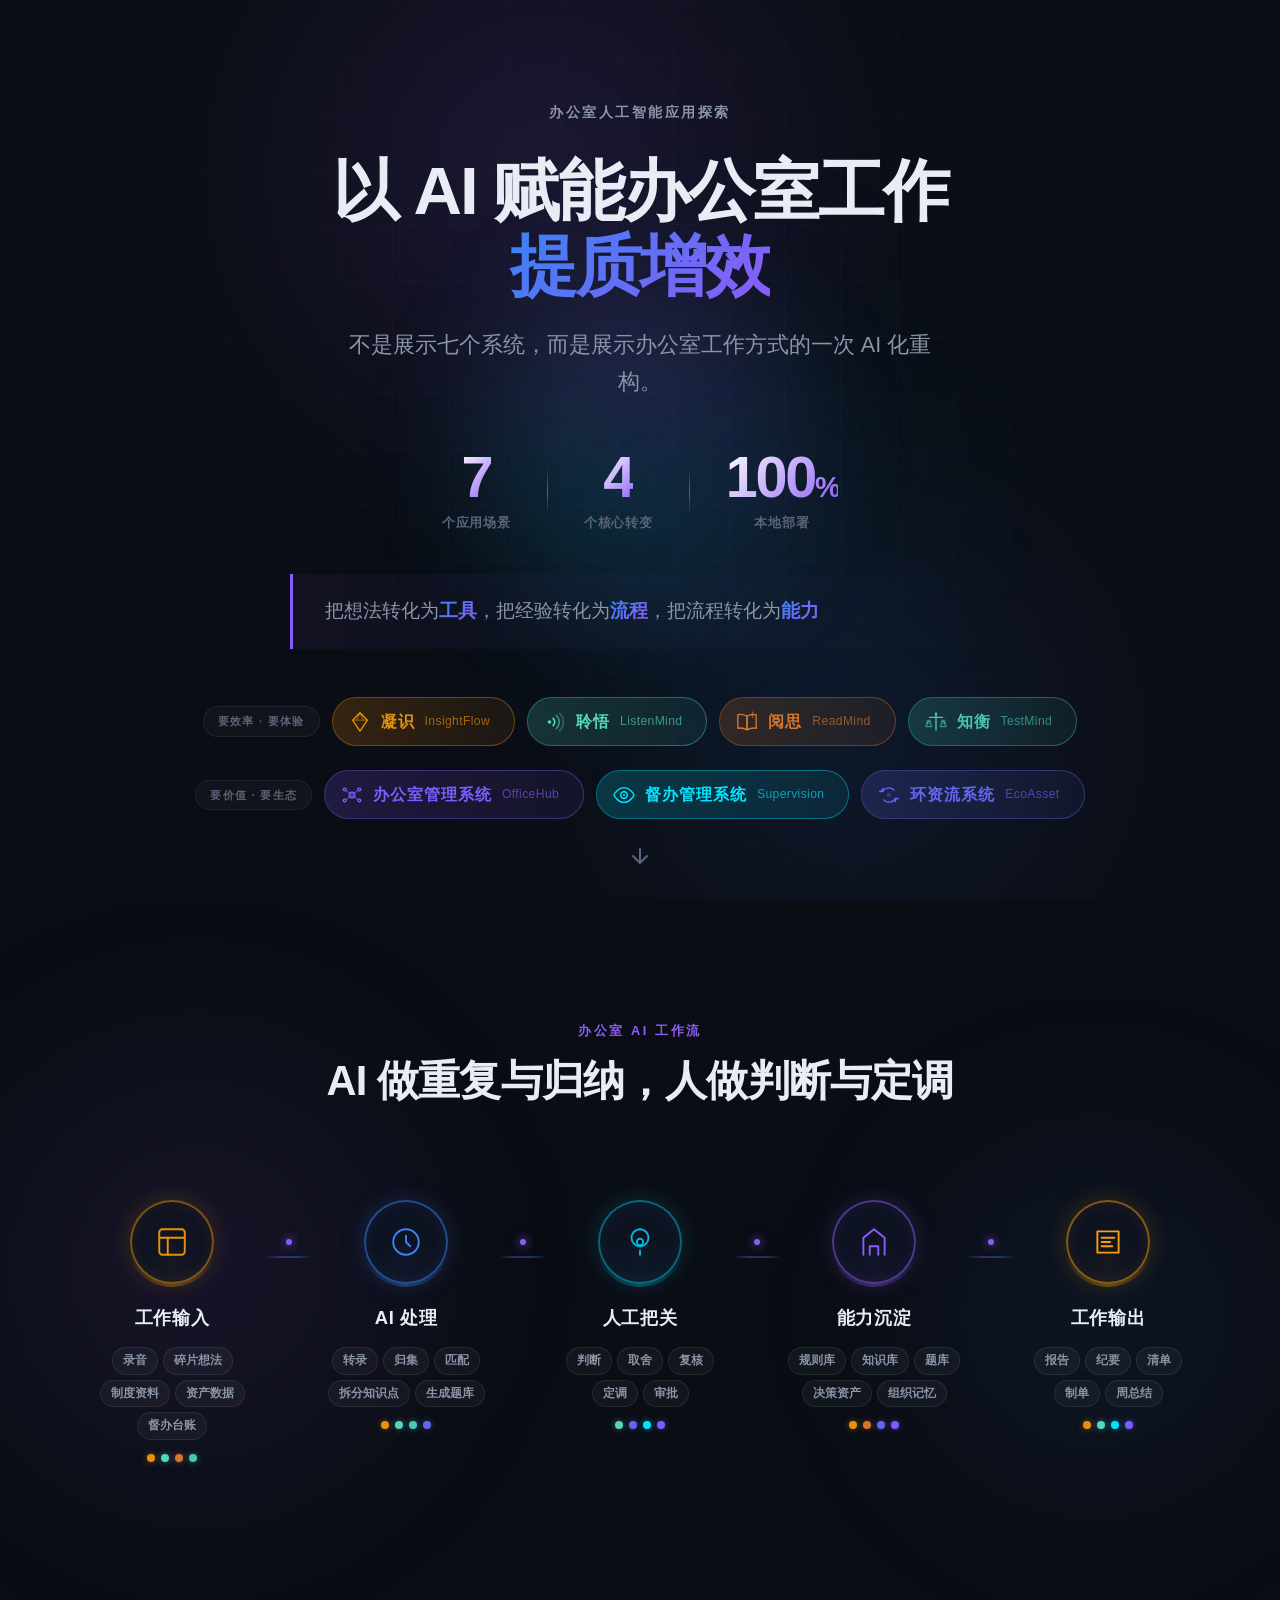
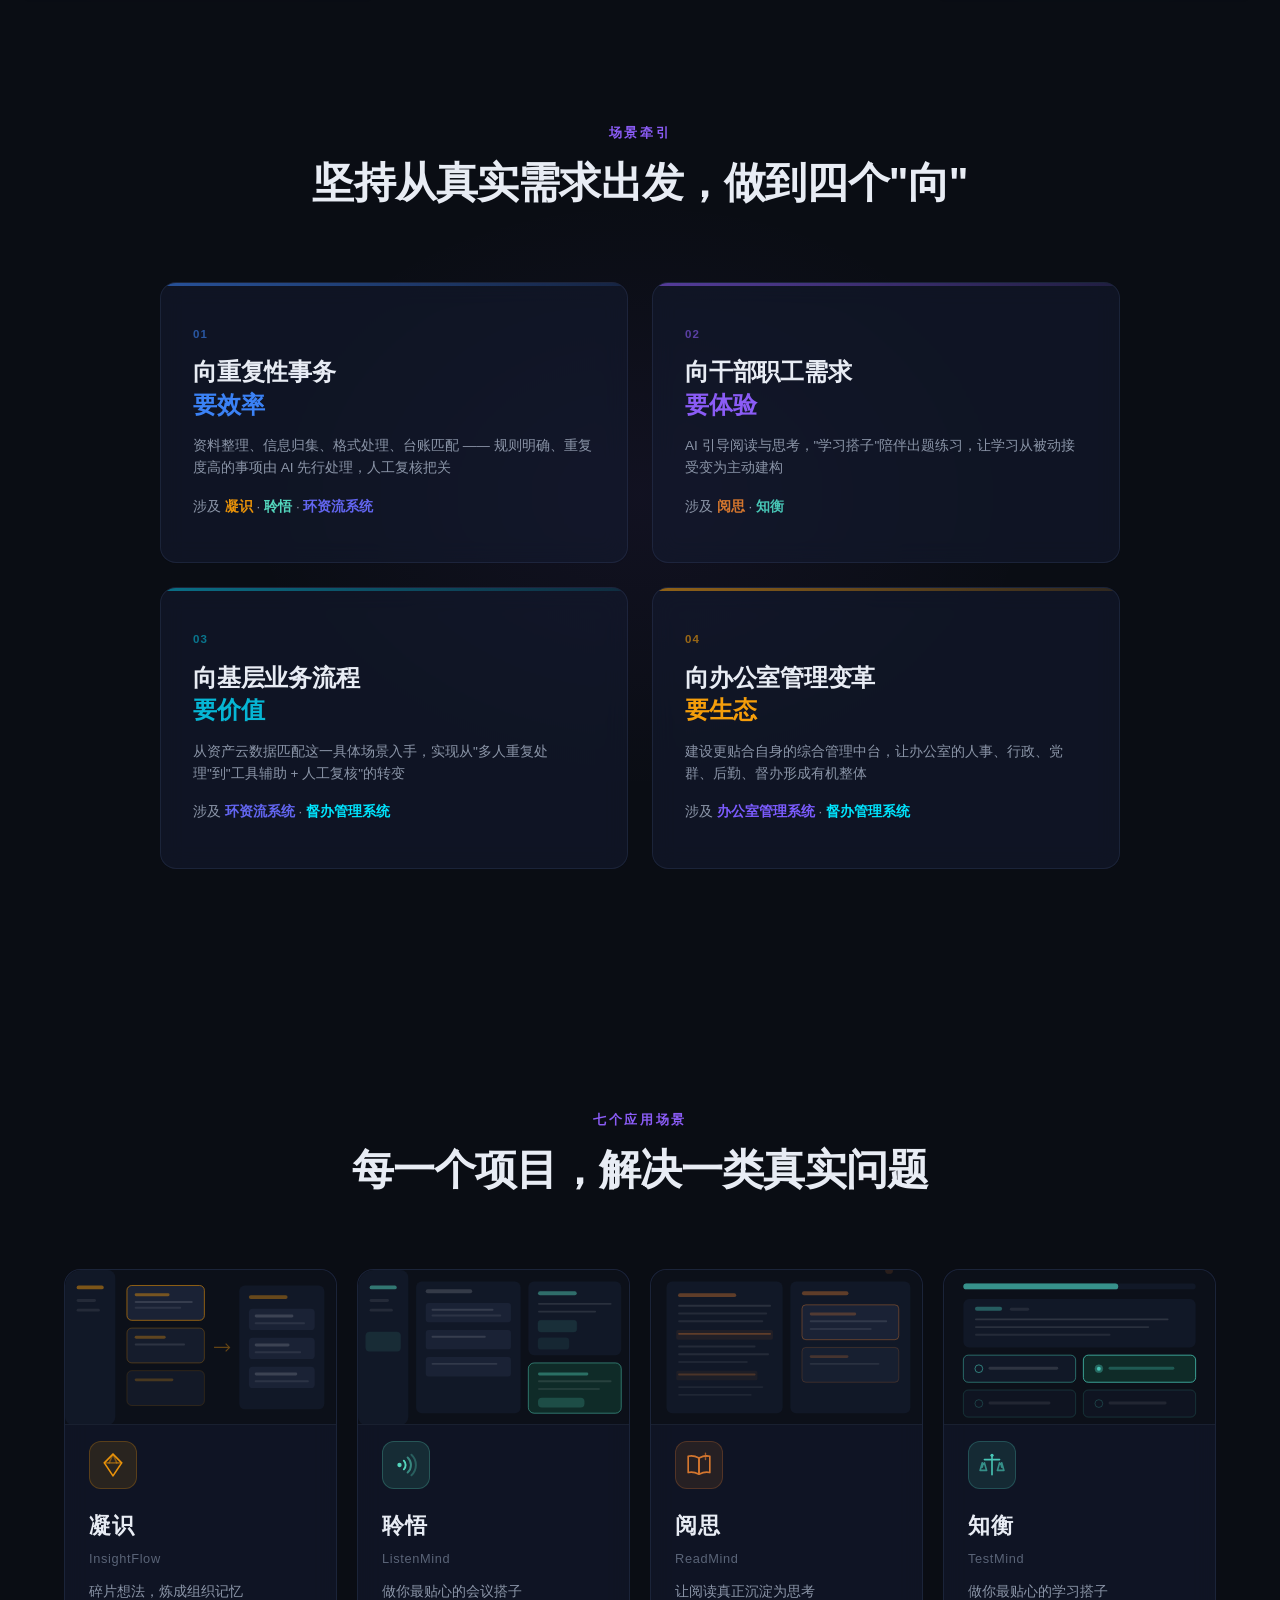
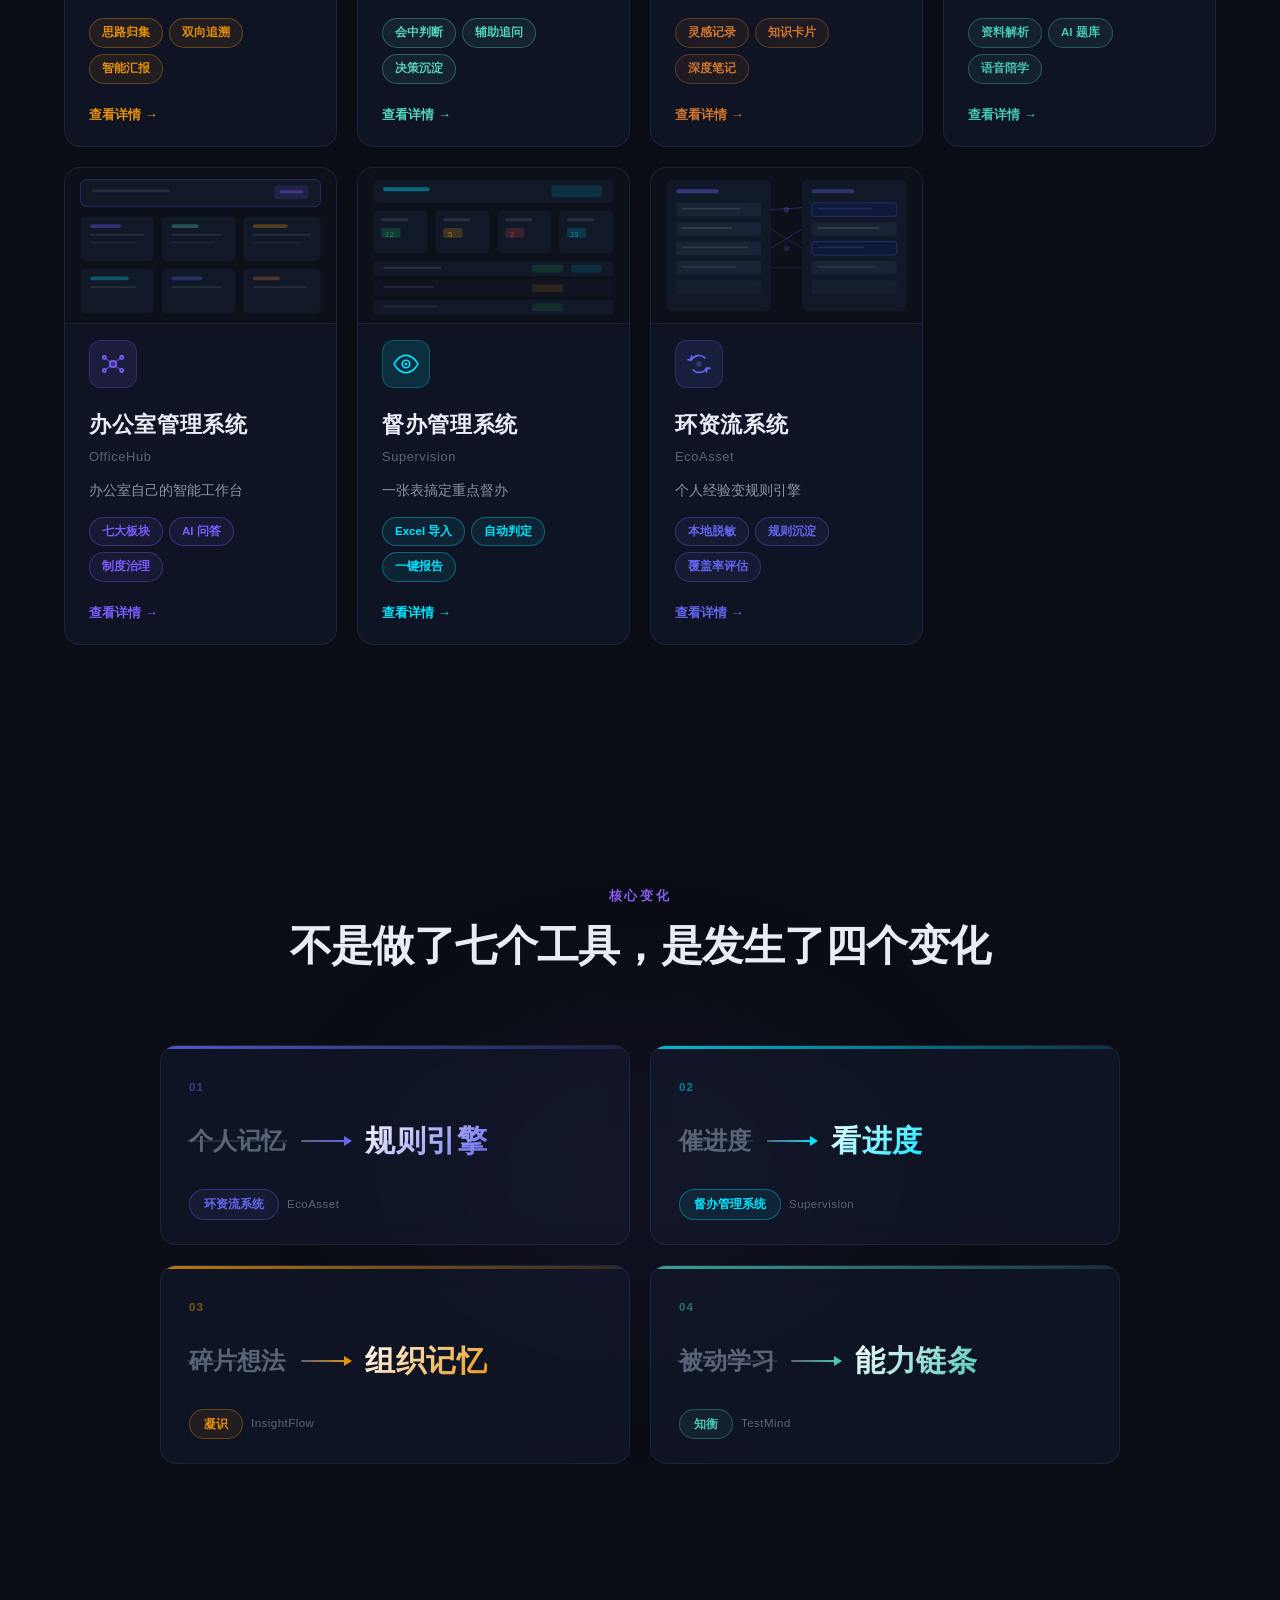
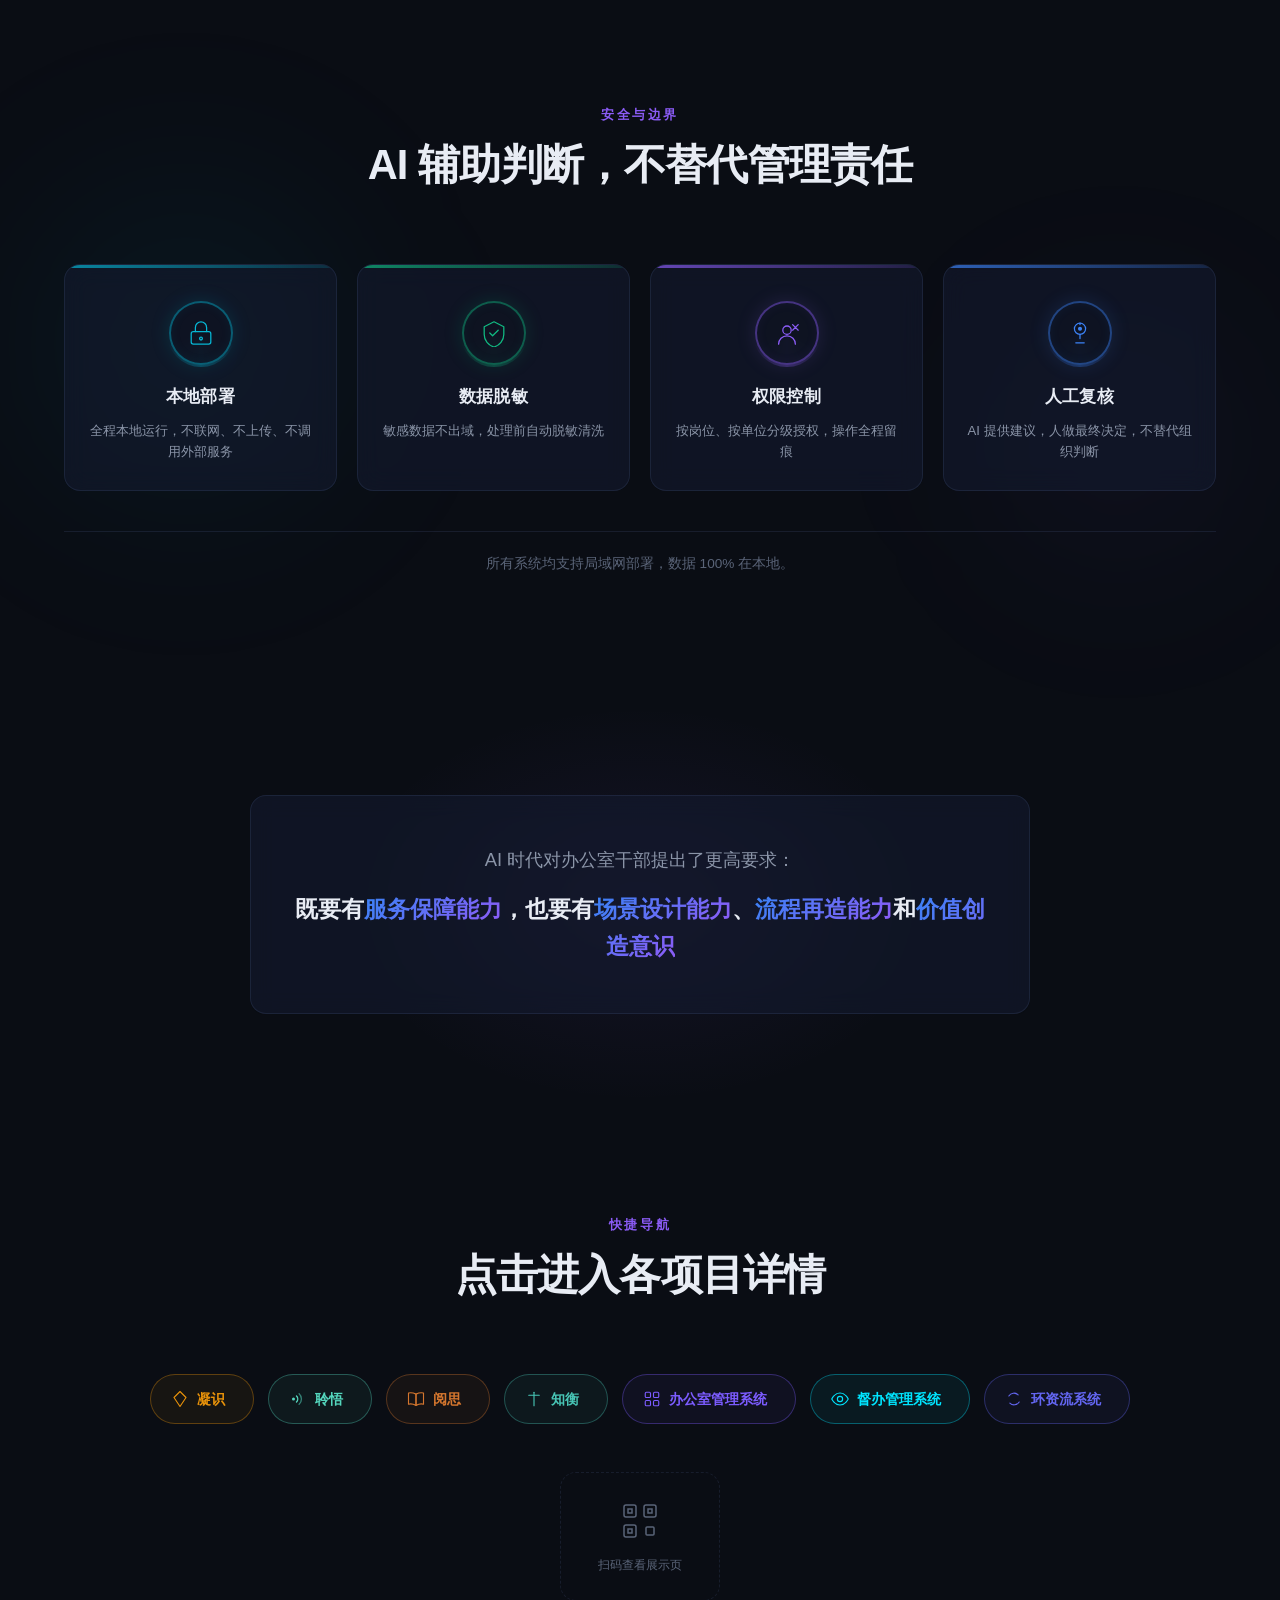
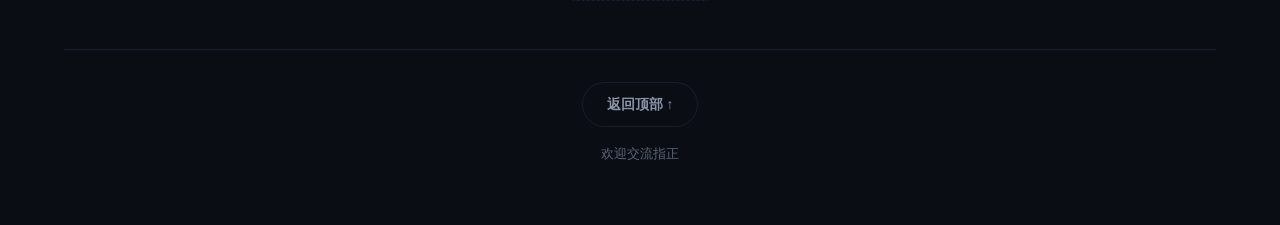
<file: ai-office-showcase/index.html>
<!DOCTYPE html>
<html lang="zh-CN">
<head>
<meta charset="UTF-8">
<meta name="viewport" content="width=device-width, initial-scale=1.0">
<meta name="description" content="以 AI 赋能办公室工作提质增效 —— 办公室人工智能应用探索展示首页">
<title>AI 赋能办公室工作 · 展示首页</title>
<link rel="stylesheet" href="styles.css">
</head>
<body>

<!-- ============================================================
     SECTION 1: HERO
     ============================================================ -->
<section class="hero" id="top">
  <div class="hero-bg" aria-hidden="true">
    <div class="hero-glow hero-glow--1"></div>
    <div class="hero-glow hero-glow--2"></div>
    <div class="hero-glow hero-glow--3"></div>
    <div class="hero-orb"></div>
    <div class="hero-grid"></div>
  </div>

  <div class="container hero-content">
    <p class="hero-eyebrow" data-reveal>办公室人工智能应用探索</p>
    <h1 class="hero-title" data-reveal data-delay="1">
      以 AI 赋能办公室工作<br><span class="gradient-text">提质增效</span>
    </h1>
    <p class="hero-sub" data-reveal data-delay="2">
      不是展示七个系统，而是展示办公室工作方式的一次 AI 化重构。
    </p>

    <!-- Key stats -->
    <div class="hero-stats" data-reveal data-delay="2">
      <div class="stat">
        <span class="stat-num" data-count="7">0</span>
        <span class="stat-label">个应用场景</span>
      </div>
      <div class="stat-divider"></div>
      <div class="stat">
        <span class="stat-num" data-count="4">0</span>
        <span class="stat-label">个核心转变</span>
      </div>
      <div class="stat-divider"></div>
      <div class="stat">
        <span class="stat-num">100<small>%</small></span>
        <span class="stat-label">本地部署</span>
      </div>
    </div>

    <!-- Hero quote -->
    <blockquote class="hero-quote" data-reveal data-delay="3">
      把想法转化为<em>工具</em>，把经验转化为<em>流程</em>，把流程转化为<em>能力</em>
    </blockquote>

    <div class="hero-badges" data-reveal data-delay="3">
      <!-- Row 1: 要效率 · 要体验 -->
      <div class="badge-group">
        <span class="badge-group-label">要效率 · 要体验</span>
        <a class="badge" href="#projects" style="--badge-color: #E8920A; --badge-delay: 0">
          <svg class="badge-icon" viewBox="0 0 24 24" fill="none" stroke="currentColor" stroke-width="1.5" stroke-linecap="round" stroke-linejoin="round"><path d="M12 2l8 8-8 12-8-12z"/><path d="M4 10h16" opacity=".45"/><path d="M8.5 10L12 2l3.5 8" opacity=".45"/></svg>
          <span class="badge-cn">凝识</span>
          <span class="badge-en">InsightFlow</span>
        </a>
        <a class="badge" href="#projects" style="--badge-color: #54d6bd; --badge-delay: 1">
          <svg class="badge-icon" viewBox="0 0 24 24" fill="none" stroke="currentColor" stroke-width="1.8" stroke-linecap="round"><circle cx="6" cy="12" r="2" fill="currentColor" stroke="none"/><path d="M10 8a5.7 5.7 0 010 8"/><path d="M13.5 5a9.5 9.5 0 010 14" opacity=".55"/><path d="M17 2.5a13 13 0 010 19" opacity=".3"/></svg>
          <span class="badge-cn">聆悟</span>
          <span class="badge-en">ListenMind</span>
        </a>
        <a class="badge" href="#projects" style="--badge-color: #D4762E; --badge-delay: 2">
          <svg class="badge-icon" viewBox="0 0 24 24" fill="none" stroke="currentColor" stroke-width="1.5" stroke-linecap="round" stroke-linejoin="round"><path d="M2 4c3-.8 6-.5 10 1.5v15C8 18.5 5 18 2 19V4z"/><path d="M22 4c-3-.8-6-.5-10 1.5v15c4-2 7-2.5 10-1.5V4z"/><circle cx="18" cy="4" r="1.2" fill="currentColor" stroke="none" opacity=".7"/><path d="M18 1v1.2m2.2 1.8h-1.2M18 7V5.8m-2.2-1.8h1.2" stroke-width="1.3" opacity=".7"/></svg>
          <span class="badge-cn">阅思</span>
          <span class="badge-en">ReadMind</span>
        </a>
        <a class="badge" href="#projects" style="--badge-color: #48c6b6; --badge-delay: 3">
          <svg class="badge-icon" viewBox="0 0 24 24" fill="none" stroke="currentColor" stroke-width="1.5" stroke-linecap="round" stroke-linejoin="round"><path d="M12 3v18"/><path d="M5 7h14"/><path d="M3 14c0-1.5.7-3 2-4l2 7H1l2-7z" opacity=".65"/><path d="M21 14c0-1.5-.7-3-2-4l-2 7h6l-2-7z" opacity=".65"/><circle cx="12" cy="3" r="1.5" fill="currentColor" stroke="none"/></svg>
          <span class="badge-cn">知衡</span>
          <span class="badge-en">TestMind</span>
        </a>
      </div>
      <!-- Row 2: 要价值 · 要生态 -->
      <div class="badge-group">
        <span class="badge-group-label">要价值 · 要生态</span>
        <a class="badge" href="#projects" style="--badge-color: #7c5cff; --badge-delay: 4">
          <svg class="badge-icon" viewBox="0 0 24 24" fill="none" stroke="currentColor" stroke-width="1.5" stroke-linecap="round"><circle cx="12" cy="12" r="3" fill="currentColor" stroke="none" opacity=".4"/><circle cx="12" cy="12" r="3"/><circle cx="4" cy="6" r="1.5"/><circle cx="20" cy="6" r="1.5"/><circle cx="4" cy="18" r="1.5"/><circle cx="20" cy="18" r="1.5"/><path d="M9.5 10L5.5 7M14.5 10l4-3M9.5 14L5.5 17M14.5 14l4 3" opacity=".5"/></svg>
          <span class="badge-cn">办公室管理系统</span>
          <span class="badge-en">OfficeHub</span>
        </a>
        <a class="badge" href="#projects" style="--badge-color: #00e5ff; --badge-delay: 5">
          <svg class="badge-icon" viewBox="0 0 24 24" fill="none" stroke="currentColor" stroke-width="1.5" stroke-linecap="round" stroke-linejoin="round"><path d="M1 12s4-8 11-8 11 8 11 8-4 8-11 8S1 12 1 12z"/><circle cx="12" cy="12" r="3.5"/><circle cx="12" cy="12" r="1.2" fill="currentColor" stroke="none"/></svg>
          <span class="badge-cn">督办管理系统</span>
          <span class="badge-en">Supervision</span>
        </a>
        <a class="badge" href="#projects" style="--badge-color: #6366f1; --badge-delay: 6">
          <svg class="badge-icon" viewBox="0 0 24 24" fill="none" stroke="currentColor" stroke-width="1.5" stroke-linecap="round" stroke-linejoin="round"><path d="M17.5 6.5A8 8 0 005.1 8"/><path d="M6.5 17.5A8 8 0 0018.9 16"/><path d="M2 8l3.1 0 0-3.1" stroke-width="1.8"/><path d="M22 16l-3.1 0 0 3.1" stroke-width="1.8"/><circle cx="12" cy="12" r="2.5" fill="currentColor" stroke="none" opacity=".35"/></svg>
          <span class="badge-cn">环资流系统</span>
          <span class="badge-en">EcoAsset</span>
        </a>
      </div>
    </div>
  </div>

  <a class="scroll-hint" href="#workflow" aria-label="向下滚动">
    <svg width="24" height="24" viewBox="0 0 24 24" fill="none" stroke="currentColor" stroke-width="2" stroke-linecap="round"><path d="M12 5v14M5 12l7 7 7-7"/></svg>
  </a>
</section>

<!-- ============================================================
     SECTION 2: WORKFLOW
     ============================================================ -->
<section class="workflow" id="workflow">
  <div class="workflow-bg" aria-hidden="true">
    <div class="workflow-glow workflow-glow--l"></div>
    <div class="workflow-glow workflow-glow--r"></div>
  </div>
  <div class="container">
    <div class="section-head" data-reveal>
      <p class="eyebrow">办公室 AI 工作流</p>
      <h2>AI 做重复与归纳，人做判断与定调</h2>
    </div>

    <div class="flow-pipeline" data-reveal data-delay="1">
      <!-- Node 1 -->
      <div class="flow-node" style="--node-c:#E8920A">
        <div class="flow-ring">
          <svg viewBox="0 0 32 32" fill="none" stroke="currentColor" stroke-width="1.8" stroke-linecap="round" stroke-linejoin="round"><rect x="4" y="4" width="24" height="24" rx="3"/><path d="M4 12h24"/><path d="M12 12v16"/></svg>
        </div>
        <h3>工作输入</h3>
        <div class="flow-kws">
          <span>录音</span><span>碎片想法</span><span>制度资料</span><span>资产数据</span><span>督办台账</span>
        </div>
        <div class="flow-dots" aria-label="涉及项目：凝识、聆悟、阅思、知衡">
          <span style="--dot-c:#E8920A" title="凝识"></span>
          <span style="--dot-c:#54d6bd" title="聆悟"></span>
          <span style="--dot-c:#D4762E" title="阅思"></span>
          <span style="--dot-c:#48c6b6" title="知衡"></span>
        </div>
      </div>

      <div class="flow-connector" aria-hidden="true"><div class="flow-pulse"></div></div>

      <!-- Node 2 -->
      <div class="flow-node" style="--node-c:#3b82f6">
        <div class="flow-ring">
          <svg viewBox="0 0 32 32" fill="none" stroke="currentColor" stroke-width="1.8" stroke-linecap="round" stroke-linejoin="round"><circle cx="16" cy="16" r="12"/><path d="M16 10v6l4 4"/></svg>
        </div>
        <h3>AI 处理</h3>
        <div class="flow-kws">
          <span>转录</span><span>归集</span><span>匹配</span><span>拆分知识点</span><span>生成题库</span>
        </div>
        <div class="flow-dots" aria-label="涉及项目：凝识、聆悟、知衡、环资">
          <span style="--dot-c:#E8920A" title="凝识"></span>
          <span style="--dot-c:#54d6bd" title="聆悟"></span>
          <span style="--dot-c:#48c6b6" title="知衡"></span>
          <span style="--dot-c:#6366f1" title="环资"></span>
        </div>
      </div>

      <div class="flow-connector" aria-hidden="true"><div class="flow-pulse"></div></div>

      <!-- Node 3 -->
      <div class="flow-node" style="--node-c:#06b6d4">
        <div class="flow-ring">
          <svg viewBox="0 0 32 32" fill="none" stroke="currentColor" stroke-width="1.8" stroke-linecap="round" stroke-linejoin="round"><path d="M16 4a8 8 0 0 1 0 16"/><path d="M16 4a8 8 0 0 0 0 16"/><circle cx="16" cy="16" r="3"/><path d="M16 24v4"/></svg>
        </div>
        <h3>人工把关</h3>
        <div class="flow-kws">
          <span>判断</span><span>取舍</span><span>复核</span><span>定调</span><span>审批</span>
        </div>
        <div class="flow-dots" aria-label="涉及项目：聆悟、环资、督见、枢务">
          <span style="--dot-c:#54d6bd" title="聆悟"></span>
          <span style="--dot-c:#6366f1" title="环资"></span>
          <span style="--dot-c:#00e5ff" title="督见"></span>
          <span style="--dot-c:#7c5cff" title="枢务"></span>
        </div>
      </div>

      <div class="flow-connector" aria-hidden="true"><div class="flow-pulse"></div></div>

      <!-- Node 4 -->
      <div class="flow-node" style="--node-c:#8b5cf6">
        <div class="flow-ring">
          <svg viewBox="0 0 32 32" fill="none" stroke="currentColor" stroke-width="1.8" stroke-linecap="round" stroke-linejoin="round"><path d="M6 28V12l10-8 10 8v16"/><path d="M12 28v-8h8v8"/></svg>
        </div>
        <h3>能力沉淀</h3>
        <div class="flow-kws">
          <span>规则库</span><span>知识库</span><span>题库</span><span>决策资产</span><span>组织记忆</span>
        </div>
        <div class="flow-dots" aria-label="涉及项目：凝识、阅思、环资、枢务">
          <span style="--dot-c:#E8920A" title="凝识"></span>
          <span style="--dot-c:#D4762E" title="阅思"></span>
          <span style="--dot-c:#6366f1" title="环资"></span>
          <span style="--dot-c:#7c5cff" title="枢务"></span>
        </div>
      </div>

      <div class="flow-connector" aria-hidden="true"><div class="flow-pulse"></div></div>

      <!-- Node 5 -->
      <div class="flow-node" style="--node-c:#f59e0b">
        <div class="flow-ring">
          <svg viewBox="0 0 32 32" fill="none" stroke="currentColor" stroke-width="1.8" stroke-linecap="round" stroke-linejoin="round"><path d="M6 6h20v20H6z"/><path d="M10 12h12M10 16h8M10 20h10"/></svg>
        </div>
        <h3>工作输出</h3>
        <div class="flow-kws">
          <span>报告</span><span>纪要</span><span>清单</span><span>制单</span><span>周总结</span>
        </div>
        <div class="flow-dots" aria-label="涉及项目：凝识、聆悟、督见、枢务">
          <span style="--dot-c:#E8920A" title="凝识"></span>
          <span style="--dot-c:#54d6bd" title="聆悟"></span>
          <span style="--dot-c:#00e5ff" title="督见"></span>
          <span style="--dot-c:#7c5cff" title="枢务"></span>
        </div>
      </div>
    </div>
  </div>
</section>

<!-- ============================================================
     SECTION 2.5: FOUR DIRECTIONS ("四个向")
     ============================================================ -->
<section class="insights" id="insights">
  <div class="container">
    <div class="section-head" data-reveal>
      <p class="eyebrow">场景牵引</p>
      <h2>坚持从真实需求出发，做到四个"向"</h2>
    </div>

    <div class="insight-grid">
      <div class="insight-card" data-reveal data-delay="0" style="--insight-color: #3b82f6">
        <span class="insight-num">01</span>
        <h3>向重复性事务<br><em>要效率</em></h3>
        <p>资料整理、信息归集、格式处理、台账匹配 —— 规则明确、重复度高的事项由 AI 先行处理，人工复核把关</p>
        <p class="insight-ref">涉及 <span style="color:#E8920A">凝识</span> · <span style="color:#54d6bd">聆悟</span> · <span style="color:#6366f1">环资流系统</span></p>
      </div>

      <div class="insight-card" data-reveal data-delay="1" style="--insight-color: #8b5cf6">
        <span class="insight-num">02</span>
        <h3>向干部职工需求<br><em>要体验</em></h3>
        <p>AI 引导阅读与思考，"学习搭子"陪伴出题练习，让学习从被动接受变为主动建构</p>
        <p class="insight-ref">涉及 <span style="color:#D4762E">阅思</span> · <span style="color:#48c6b6">知衡</span></p>
      </div>

      <div class="insight-card" data-reveal data-delay="2" style="--insight-color: #06b6d4">
        <span class="insight-num">03</span>
        <h3>向基层业务流程<br><em>要价值</em></h3>
        <p>从资产云数据匹配这一具体场景入手，实现从"多人重复处理"到"工具辅助 + 人工复核"的转变</p>
        <p class="insight-ref">涉及 <span style="color:#6366f1">环资流系统</span> · <span style="color:#00e5ff">督办管理系统</span></p>
      </div>

      <div class="insight-card" data-reveal data-delay="3" style="--insight-color: #f59e0b">
        <span class="insight-num">04</span>
        <h3>向办公室管理变革<br><em>要生态</em></h3>
        <p>建设更贴合自身的综合管理中台，让办公室的人事、行政、党群、后勤、督办形成有机整体</p>
        <p class="insight-ref">涉及 <span style="color:#7c5cff">办公室管理系统</span> · <span style="color:#00e5ff">督办管理系统</span></p>
      </div>
    </div>
  </div>
</section>

<!-- ============================================================
     SECTION 3: PROJECT MATRIX
     ============================================================ -->
<section class="projects" id="projects">
  <div class="container">
    <div class="section-head" data-reveal>
      <p class="eyebrow">七个应用场景</p>
      <h2>每一个项目，解决一类真实问题</h2>
    </div>

    <div class="project-grid">
      <!-- 1. 凝识 InsightFlow -->
      <a class="project-card" href="projects/insightflow/index.html" data-reveal data-delay="0" style="--card-color: #E8920A">
        <div class="card-preview" aria-hidden="true">
          <svg viewBox="0 0 280 160" fill="none">
            <rect width="280" height="160" rx="8" fill="#0c1019"/>
            <!-- sidebar -->
            <rect x="0" y="0" width="52" height="160" rx="8" fill="#111827"/>
            <rect x="12" y="16" width="28" height="4" rx="2" fill="#E8920A" opacity=".5"/>
            <rect x="12" y="30" width="20" height="3" rx="1.5" fill="#fff" opacity=".08"/>
            <rect x="12" y="40" width="24" height="3" rx="1.5" fill="#fff" opacity=".08"/>
            <!-- idea cards left -->
            <rect x="64" y="16" width="80" height="36" rx="5" fill="#1a2235" stroke="#E8920A" stroke-width=".6"/>
            <rect x="72" y="24" width="36" height="3" rx="1.5" fill="#E8920A" opacity=".45"/>
            <rect x="72" y="32" width="60" height="2" rx="1" fill="#fff" opacity=".12"/>
            <rect x="72" y="38" width="48" height="2" rx="1" fill="#fff" opacity=".08"/>
            <rect x="64" y="60" width="80" height="36" rx="5" fill="#1a2235" stroke="#E8920A" stroke-width=".4" opacity=".7"/>
            <rect x="72" y="68" width="32" height="3" rx="1.5" fill="#E8920A" opacity=".35"/>
            <rect x="72" y="76" width="52" height="2" rx="1" fill="#fff" opacity=".1"/>
            <rect x="64" y="104" width="80" height="36" rx="5" fill="#1a2235" stroke="#E8920A" stroke-width=".3" opacity=".5"/>
            <rect x="72" y="112" width="40" height="3" rx="1.5" fill="#E8920A" opacity=".25"/>
            <!-- arrow -->
            <path d="M154 80h16m-4-4l4 4-4 4" stroke="#E8920A" stroke-width="1.2" opacity=".4"/>
            <!-- organized output -->
            <rect x="180" y="16" width="88" height="128" rx="6" fill="#111827"/>
            <rect x="190" y="26" width="40" height="4" rx="2" fill="#E8920A" opacity=".4"/>
            <rect x="190" y="40" width="68" height="22" rx="4" fill="#1a2235"/>
            <rect x="196" y="46" width="40" height="3" rx="1.5" fill="#fff" opacity=".15"/>
            <rect x="196" y="54" width="52" height="2" rx="1" fill="#fff" opacity=".08"/>
            <rect x="190" y="70" width="68" height="22" rx="4" fill="#1a2235"/>
            <rect x="196" y="76" width="36" height="3" rx="1.5" fill="#fff" opacity=".15"/>
            <rect x="196" y="84" width="48" height="2" rx="1" fill="#fff" opacity=".08"/>
            <rect x="190" y="100" width="68" height="22" rx="4" fill="#1a2235"/>
            <rect x="196" y="106" width="44" height="3" rx="1.5" fill="#fff" opacity=".15"/>
            <rect x="196" y="114" width="56" height="2" rx="1" fill="#fff" opacity=".08"/>
          </svg>
        </div>
        <div class="card-logo" aria-hidden="true"><svg viewBox="0 0 24 24" fill="none" stroke="currentColor" stroke-width="1.5" stroke-linecap="round" stroke-linejoin="round"><path d="M12 2l8 8-8 12-8-12z"/><path d="M4 10h16" opacity=".45"/><path d="M8.5 10L12 2l3.5 8" opacity=".45"/></svg></div>
        <div class="card-body">
          <h3 class="card-name-cn">凝识</h3>
          <p class="card-name-en">InsightFlow</p>
          <p class="card-desc">碎片想法，炼成组织记忆</p>
          <div class="card-tags">
            <span style="--tag-c:#E8920A">思路归集</span>
            <span style="--tag-c:#E8920A">双向追溯</span>
            <span style="--tag-c:#E8920A">智能汇报</span>
          </div>
        </div>
        <span class="card-cta">查看详情 &rarr;</span>
      </a>

      <!-- 2. 聆悟 ListenMind -->
      <a class="project-card" href="projects/listenmind/index.html" data-reveal data-delay="1" style="--card-color: #54d6bd">
        <div class="card-preview" aria-hidden="true">
          <svg viewBox="0 0 280 160" fill="none">
            <rect width="280" height="160" rx="8" fill="#0c1019"/>
            <!-- sidebar -->
            <rect x="0" y="0" width="52" height="160" rx="8" fill="#111827"/>
            <rect x="12" y="16" width="28" height="4" rx="2" fill="#54d6bd" opacity=".5"/>
            <rect x="12" y="30" width="20" height="3" rx="1.5" fill="#fff" opacity=".08"/>
            <rect x="12" y="40" width="24" height="3" rx="1.5" fill="#fff" opacity=".08"/>
            <rect x="8" y="64" width="36" height="20" rx="4" fill="#54d6bd" opacity=".1" stroke="#54d6bd" stroke-width=".4"/>
            <!-- transcript panel -->
            <rect x="60" y="12" width="108" height="136" rx="6" fill="#111827"/>
            <rect x="70" y="20" width="48" height="4" rx="2" fill="#fff" opacity=".15"/>
            <rect x="70" y="34" width="88" height="20" rx="3" fill="#1a2235"/>
            <rect x="76" y="40" width="64" height="2" rx="1" fill="#fff" opacity=".12"/>
            <rect x="76" y="46" width="72" height="2" rx="1" fill="#fff" opacity=".08"/>
            <rect x="70" y="62" width="88" height="20" rx="3" fill="#1a2235"/>
            <rect x="76" y="68" width="56" height="2" rx="1" fill="#fff" opacity=".12"/>
            <rect x="70" y="90" width="88" height="20" rx="3" fill="#1a2235"/>
            <rect x="76" y="96" width="68" height="2" rx="1" fill="#fff" opacity=".1"/>
            <!-- AI analysis panel -->
            <rect x="176" y="12" width="96" height="76" rx="6" fill="#111827"/>
            <rect x="186" y="22" width="40" height="4" rx="2" fill="#54d6bd" opacity=".45"/>
            <rect x="186" y="34" width="76" height="2" rx="1" fill="#fff" opacity=".1"/>
            <rect x="186" y="42" width="60" height="2" rx="1" fill="#fff" opacity=".1"/>
            <rect x="186" y="52" width="40" height="12" rx="3" fill="#54d6bd" opacity=".12" stroke="#54d6bd" stroke-width=".4"/>
            <rect x="186" y="70" width="32" height="12" rx="3" fill="#54d6bd" opacity=".08" stroke="#54d6bd" stroke-width=".3"/>
            <!-- AI chat bubble -->
            <rect x="176" y="96" width="96" height="52" rx="6" fill="#0f2b28" stroke="#54d6bd" stroke-width=".5"/>
            <rect x="186" y="106" width="52" height="3" rx="1.5" fill="#54d6bd" opacity=".4"/>
            <rect x="186" y="114" width="76" height="2" rx="1" fill="#fff" opacity=".1"/>
            <rect x="186" y="122" width="64" height="2" rx="1" fill="#fff" opacity=".08"/>
            <rect x="186" y="132" width="48" height="10" rx="4" fill="#54d6bd" opacity=".2"/>
          </svg>
        </div>
        <div class="card-logo" aria-hidden="true"><svg viewBox="0 0 24 24" fill="none" stroke="currentColor" stroke-width="1.8" stroke-linecap="round"><circle cx="6" cy="12" r="2" fill="currentColor" stroke="none"/><path d="M10 8a5.7 5.7 0 010 8"/><path d="M13.5 5a9.5 9.5 0 010 14" opacity=".55"/><path d="M17 2.5a13 13 0 010 19" opacity=".3"/></svg></div>
        <div class="card-body">
          <h3 class="card-name-cn">聆悟</h3>
          <p class="card-name-en">ListenMind</p>
          <p class="card-desc">做你最贴心的会议搭子</p>
          <div class="card-tags">
            <span style="--tag-c:#54d6bd">会中判断</span>
            <span style="--tag-c:#54d6bd">辅助追问</span>
            <span style="--tag-c:#54d6bd">决策沉淀</span>
          </div>
        </div>
        <span class="card-cta">查看详情 &rarr;</span>
      </a>

      <!-- 3. 阅思 ReadMind -->
      <a class="project-card" href="projects/readmind/index.html" data-reveal data-delay="2" style="--card-color: #D4762E">
        <div class="card-preview" aria-hidden="true">
          <svg viewBox="0 0 280 160" fill="none">
            <rect width="280" height="160" rx="8" fill="#0c1019"/>
            <!-- book page left -->
            <rect x="16" y="12" width="120" height="136" rx="6" fill="#111827"/>
            <rect x="28" y="24" width="60" height="4" rx="2" fill="#D4762E" opacity=".4"/>
            <rect x="28" y="36" width="96" height="2" rx="1" fill="#fff" opacity=".1"/>
            <rect x="28" y="44" width="92" height="2" rx="1" fill="#fff" opacity=".08"/>
            <rect x="28" y="52" width="88" height="2" rx="1" fill="#fff" opacity=".08"/>
            <!-- highlighted line -->
            <rect x="26" y="62" width="100" height="10" rx="2" fill="#D4762E" opacity=".08"/>
            <rect x="28" y="65" width="96" height="2" rx="1" fill="#D4762E" opacity=".35"/>
            <rect x="28" y="78" width="80" height="2" rx="1" fill="#fff" opacity=".08"/>
            <rect x="28" y="86" width="94" height="2" rx="1" fill="#fff" opacity=".08"/>
            <rect x="28" y="94" width="72" height="2" rx="1" fill="#fff" opacity=".06"/>
            <!-- highlighted line 2 -->
            <rect x="26" y="104" width="84" height="10" rx="2" fill="#D4762E" opacity=".06"/>
            <rect x="28" y="107" width="80" height="2" rx="1" fill="#D4762E" opacity=".25"/>
            <rect x="28" y="120" width="88" height="2" rx="1" fill="#fff" opacity=".06"/>
            <rect x="28" y="128" width="76" height="2" rx="1" fill="#fff" opacity=".06"/>
            <!-- annotation panel right -->
            <rect x="144" y="12" width="124" height="136" rx="6" fill="#111827"/>
            <rect x="156" y="22" width="48" height="4" rx="2" fill="#D4762E" opacity=".4"/>
            <!-- knowledge card 1 -->
            <rect x="156" y="36" width="100" height="36" rx="4" fill="#1a2235" stroke="#D4762E" stroke-width=".4"/>
            <rect x="164" y="44" width="48" height="3" rx="1.5" fill="#D4762E" opacity=".3"/>
            <rect x="164" y="52" width="80" height="2" rx="1" fill="#fff" opacity=".1"/>
            <rect x="164" y="60" width="64" height="2" rx="1" fill="#fff" opacity=".08"/>
            <!-- knowledge card 2 -->
            <rect x="156" y="80" width="100" height="36" rx="4" fill="#1a2235" stroke="#D4762E" stroke-width=".3" opacity=".7"/>
            <rect x="164" y="88" width="40" height="3" rx="1.5" fill="#D4762E" opacity=".25"/>
            <rect x="164" y="96" width="72" height="2" rx="1" fill="#fff" opacity=".08"/>
            <!-- sparkle icon -->
            <circle cx="246" y="130" r="4" fill="#D4762E" opacity=".15" stroke="#D4762E" stroke-width=".4"/>
          </svg>
        </div>
        <div class="card-logo" aria-hidden="true"><svg viewBox="0 0 24 24" fill="none" stroke="currentColor" stroke-width="1.5" stroke-linecap="round" stroke-linejoin="round"><path d="M2 4c3-.8 6-.5 10 1.5v15C8 18.5 5 18 2 19V4z"/><path d="M22 4c-3-.8-6-.5-10 1.5v15c4-2 7-2.5 10-1.5V4z"/><circle cx="18" cy="4" r="1.2" fill="currentColor" stroke="none" opacity=".7"/><path d="M18 1v1.2m2.2 1.8h-1.2M18 7V5.8m-2.2-1.8h1.2" stroke-width="1.3" opacity=".7"/></svg></div>
        <div class="card-body">
          <h3 class="card-name-cn">阅思</h3>
          <p class="card-name-en">ReadMind</p>
          <p class="card-desc">让阅读真正沉淀为思考</p>
          <div class="card-tags">
            <span style="--tag-c:#D4762E">灵感记录</span>
            <span style="--tag-c:#D4762E">知识卡片</span>
            <span style="--tag-c:#D4762E">深度笔记</span>
          </div>
        </div>
        <span class="card-cta">查看详情 &rarr;</span>
      </a>

      <!-- 4. 知衡 TestMind -->
      <a class="project-card" href="projects/testmind/index.html" data-reveal data-delay="3" style="--card-color: #48c6b6">
        <div class="card-preview" aria-hidden="true">
          <svg viewBox="0 0 280 160" fill="none">
            <rect width="280" height="160" rx="8" fill="#0c1019"/>
            <!-- progress bar -->
            <rect x="20" y="14" width="240" height="6" rx="3" fill="#111827"/>
            <rect x="20" y="14" width="160" height="6" rx="3" fill="#48c6b6" opacity=".4"/>
            <rect x="20" y="14" width="160" height="6" rx="3" fill="url(#tm-g)"/>
            <defs><linearGradient id="tm-g" x1="20" y1="17" x2="180" y2="17"><stop stop-color="#48c6b6" stop-opacity=".5"/><stop offset="1" stop-color="#48c6b6" stop-opacity=".2"/></linearGradient></defs>
            <!-- question card -->
            <rect x="20" y="30" width="240" height="50" rx="6" fill="#111827"/>
            <rect x="32" y="38" width="28" height="4" rx="2" fill="#48c6b6" opacity=".4"/>
            <rect x="68" y="39" width="20" height="3" rx="1.5" fill="#fff" opacity=".08"/>
            <rect x="32" y="50" width="200" height="2" rx="1" fill="#fff" opacity=".12"/>
            <rect x="32" y="58" width="180" height="2" rx="1" fill="#fff" opacity=".1"/>
            <rect x="32" y="66" width="140" height="2" rx="1" fill="#fff" opacity=".08"/>
            <!-- option A -->
            <rect x="20" y="88" width="116" height="28" rx="5" fill="#111827" stroke="#48c6b6" stroke-width=".5"/>
            <circle cx="36" cy="102" r="4" stroke="#48c6b6" stroke-width=".6" fill="none"/>
            <rect x="46" y="100" width="72" height="3" rx="1.5" fill="#fff" opacity=".12"/>
            <!-- option B (selected) -->
            <rect x="144" y="88" width="116" height="28" rx="5" fill="#0f2b28" stroke="#48c6b6" stroke-width=".8"/>
            <circle cx="160" cy="102" r="4" stroke="#48c6b6" stroke-width=".6" fill="#48c6b6" opacity=".4"/>
            <circle cx="160" cy="102" r="2" fill="#48c6b6"/>
            <rect x="170" y="100" width="68" height="3" rx="1.5" fill="#48c6b6" opacity=".3"/>
            <!-- option C -->
            <rect x="20" y="124" width="116" height="28" rx="5" fill="#111827" stroke="#48c6b6" stroke-width=".3" opacity=".6"/>
            <circle cx="36" cy="138" r="4" stroke="#48c6b6" stroke-width=".4" fill="none" opacity=".6"/>
            <rect x="46" y="136" width="64" height="3" rx="1.5" fill="#fff" opacity=".08"/>
            <!-- option D -->
            <rect x="144" y="124" width="116" height="28" rx="5" fill="#111827" stroke="#48c6b6" stroke-width=".3" opacity=".6"/>
            <circle cx="160" cy="138" r="4" stroke="#48c6b6" stroke-width=".4" fill="none" opacity=".6"/>
            <rect x="170" y="136" width="60" height="3" rx="1.5" fill="#fff" opacity=".08"/>
          </svg>
        </div>
        <div class="card-logo" aria-hidden="true"><svg viewBox="0 0 24 24" fill="none" stroke="currentColor" stroke-width="1.5" stroke-linecap="round" stroke-linejoin="round"><path d="M12 3v18"/><path d="M5 7h14"/><path d="M3 14c0-1.5.7-3 2-4l2 7H1l2-7z" opacity=".65"/><path d="M21 14c0-1.5-.7-3-2-4l-2 7h6l-2-7z" opacity=".65"/><circle cx="12" cy="3" r="1.5" fill="currentColor" stroke="none"/></svg></div>
        <div class="card-body">
          <h3 class="card-name-cn">知衡</h3>
          <p class="card-name-en">TestMind</p>
          <p class="card-desc">做你最贴心的学习搭子</p>
          <div class="card-tags">
            <span style="--tag-c:#48c6b6">资料解析</span>
            <span style="--tag-c:#48c6b6">AI 题库</span>
            <span style="--tag-c:#48c6b6">语音陪学</span>
          </div>
        </div>
        <span class="card-cta">查看详情 &rarr;</span>
      </a>

      <!-- 5. 环资流系统 EcoAsset -->
      <a class="project-card" href="projects/ecoasset/index.html" data-reveal data-delay="0" style="--card-color: #6366f1">
        <div class="card-preview" aria-hidden="true">
          <svg viewBox="0 0 280 160" fill="none">
            <rect width="280" height="160" rx="8" fill="#0c1019"/>
            <!-- left column: source data -->
            <rect x="16" y="12" width="108" height="136" rx="6" fill="#111827"/>
            <rect x="26" y="22" width="44" height="4" rx="2" fill="#6366f1" opacity=".4"/>
            <rect x="26" y="36" width="88" height="14" rx="3" fill="#1a2235"/>
            <rect x="32" y="41" width="60" height="2" rx="1" fill="#fff" opacity=".1"/>
            <rect x="26" y="56" width="88" height="14" rx="3" fill="#1a2235"/>
            <rect x="32" y="61" width="52" height="2" rx="1" fill="#fff" opacity=".1"/>
            <rect x="26" y="76" width="88" height="14" rx="3" fill="#1a2235"/>
            <rect x="32" y="81" width="68" height="2" rx="1" fill="#fff" opacity=".1"/>
            <rect x="26" y="96" width="88" height="14" rx="3" fill="#1a2235"/>
            <rect x="32" y="101" width="56" height="2" rx="1" fill="#fff" opacity=".08"/>
            <rect x="26" y="116" width="88" height="14" rx="3" fill="#1a2235" opacity=".6"/>
            <!-- matching lines -->
            <line x1="124" y1="43" x2="156" y2="41" stroke="#6366f1" stroke-width="1" opacity=".35"/>
            <line x1="124" y1="63" x2="156" y2="83" stroke="#6366f1" stroke-width="1" opacity=".25"/>
            <line x1="124" y1="83" x2="156" y2="63" stroke="#6366f1" stroke-width="1" opacity=".3"/>
            <line x1="124" y1="103" x2="156" y2="103" stroke="#6366f1" stroke-width="1" opacity=".2"/>
            <!-- match indicators -->
            <circle cx="140" cy="43" r="3" fill="#6366f1" opacity=".25"/>
            <circle cx="140" cy="83" r="3" fill="#6366f1" opacity=".2"/>
            <!-- right column: target data -->
            <rect x="156" y="12" width="108" height="136" rx="6" fill="#111827"/>
            <rect x="166" y="22" width="44" height="4" rx="2" fill="#6366f1" opacity=".35"/>
            <rect x="166" y="36" width="88" height="14" rx="3" fill="#0f1a3a" stroke="#6366f1" stroke-width=".3"/>
            <rect x="172" y="41" width="56" height="2" rx="1" fill="#6366f1" opacity=".2"/>
            <rect x="166" y="56" width="88" height="14" rx="3" fill="#1a2235"/>
            <rect x="172" y="61" width="64" height="2" rx="1" fill="#fff" opacity=".1"/>
            <rect x="166" y="76" width="88" height="14" rx="3" fill="#0f1a3a" stroke="#6366f1" stroke-width=".3"/>
            <rect x="172" y="81" width="48" height="2" rx="1" fill="#6366f1" opacity=".2"/>
            <rect x="166" y="96" width="88" height="14" rx="3" fill="#1a2235"/>
            <rect x="172" y="101" width="60" height="2" rx="1" fill="#fff" opacity=".08"/>
            <rect x="166" y="116" width="88" height="14" rx="3" fill="#1a2235" opacity=".6"/>
          </svg>
        </div>
        <div class="card-logo" aria-hidden="true"><svg viewBox="0 0 24 24" fill="none" stroke="currentColor" stroke-width="1.5" stroke-linecap="round" stroke-linejoin="round"><path d="M17.5 6.5A8 8 0 005.1 8"/><path d="M6.5 17.5A8 8 0 0018.9 16"/><path d="M2 8l3.1 0 0-3.1" stroke-width="1.8"/><path d="M22 16l-3.1 0 0 3.1" stroke-width="1.8"/><circle cx="12" cy="12" r="2.5" fill="currentColor" stroke="none" opacity=".35"/></svg></div>
        <div class="card-body">
          <h3 class="card-name-cn">环资流系统</h3>
          <p class="card-name-en">EcoAsset</p>
          <p class="card-desc">个人经验变规则引擎</p>
          <div class="card-tags">
            <span style="--tag-c:#6366f1">本地脱敏</span>
            <span style="--tag-c:#6366f1">规则沉淀</span>
            <span style="--tag-c:#6366f1">覆盖率评估</span>
          </div>
        </div>
        <span class="card-cta">查看详情 &rarr;</span>
      </a>

      <!-- 6. 督办管理系统 Supervision -->
      <a class="project-card" href="projects/supervision/index.html" data-reveal data-delay="1" style="--card-color: #00e5ff">
        <div class="card-preview" aria-hidden="true">
          <svg viewBox="0 0 280 160" fill="none">
            <rect width="280" height="160" rx="8" fill="#0c1019"/>
            <!-- header bar -->
            <rect x="16" y="12" width="248" height="24" rx="5" fill="#111827"/>
            <rect x="26" y="20" width="48" height="4" rx="2" fill="#00e5ff" opacity=".4"/>
            <rect x="200" y="18" width="52" height="12" rx="3" fill="#00e5ff" opacity=".12" stroke="#00e5ff" stroke-width=".4"/>
            <!-- status cards row -->
            <rect x="16" y="44" width="56" height="44" rx="5" fill="#111827"/>
            <rect x="24" y="52" width="28" height="3" rx="1.5" fill="#fff" opacity=".1"/>
            <rect x="24" y="62" width="20" height="10" rx="2" fill="#22c55e" opacity=".2"/>
            <text x="28" y="71" font-size="8" fill="#22c55e" opacity=".6" font-family="sans-serif">12</text>
            <rect x="80" y="44" width="56" height="44" rx="5" fill="#111827"/>
            <rect x="88" y="52" width="28" height="3" rx="1.5" fill="#fff" opacity=".1"/>
            <rect x="88" y="62" width="20" height="10" rx="2" fill="#f59e0b" opacity=".2"/>
            <text x="93" y="71" font-size="8" fill="#f59e0b" opacity=".6" font-family="sans-serif">5</text>
            <rect x="144" y="44" width="56" height="44" rx="5" fill="#111827"/>
            <rect x="152" y="52" width="28" height="3" rx="1.5" fill="#fff" opacity=".1"/>
            <rect x="152" y="62" width="20" height="10" rx="2" fill="#ef4444" opacity=".2"/>
            <text x="157" y="71" font-size="8" fill="#ef4444" opacity=".6" font-family="sans-serif">2</text>
            <rect x="208" y="44" width="56" height="44" rx="5" fill="#111827"/>
            <rect x="216" y="52" width="28" height="3" rx="1.5" fill="#fff" opacity=".1"/>
            <rect x="216" y="62" width="20" height="10" rx="2" fill="#00e5ff" opacity=".15"/>
            <text x="219" y="71" font-size="8" fill="#00e5ff" opacity=".5" font-family="sans-serif">19</text>
            <!-- table rows -->
            <rect x="16" y="96" width="248" height="16" rx="3" fill="#111827"/>
            <rect x="26" y="102" width="60" height="2" rx="1" fill="#fff" opacity=".1"/>
            <rect x="180" y="100" width="32" height="8" rx="2" fill="#22c55e" opacity=".15"/>
            <rect x="220" y="100" width="32" height="8" rx="2" fill="#00e5ff" opacity=".1"/>
            <rect x="16" y="116" width="248" height="16" rx="3" fill="#0f1420"/>
            <rect x="26" y="122" width="52" height="2" rx="1" fill="#fff" opacity=".08"/>
            <rect x="180" y="120" width="32" height="8" rx="2" fill="#f59e0b" opacity=".12"/>
            <rect x="16" y="136" width="248" height="16" rx="3" fill="#111827"/>
            <rect x="26" y="142" width="56" height="2" rx="1" fill="#fff" opacity=".08"/>
            <rect x="180" y="140" width="32" height="8" rx="2" fill="#22c55e" opacity=".12"/>
          </svg>
        </div>
        <div class="card-logo" aria-hidden="true"><svg viewBox="0 0 24 24" fill="none" stroke="currentColor" stroke-width="1.5" stroke-linecap="round" stroke-linejoin="round"><path d="M1 12s4-8 11-8 11 8 11 8-4 8-11 8S1 12 1 12z"/><circle cx="12" cy="12" r="3.5"/><circle cx="12" cy="12" r="1.2" fill="currentColor" stroke="none"/></svg></div>
        <div class="card-body">
          <h3 class="card-name-cn">督办管理系统</h3>
          <p class="card-name-en">Supervision</p>
          <p class="card-desc">一张表搞定重点督办</p>
          <div class="card-tags">
            <span style="--tag-c:#00e5ff">Excel 导入</span>
            <span style="--tag-c:#00e5ff">自动判定</span>
            <span style="--tag-c:#00e5ff">一键报告</span>
          </div>
        </div>
        <span class="card-cta">查看详情 &rarr;</span>
      </a>

      <!-- 7. 办公室管理系统 OfficeHub -->
      <a class="project-card" href="projects/officehub/index.html" data-reveal data-delay="2" style="--card-color: #7c5cff">
        <div class="card-preview" aria-hidden="true">
          <svg viewBox="0 0 280 160" fill="none">
            <rect width="280" height="160" rx="8" fill="#0c1019"/>
            <!-- top search/AI bar -->
            <rect x="16" y="12" width="248" height="28" rx="6" fill="#111827" stroke="#7c5cff" stroke-width=".3"/>
            <rect x="28" y="22" width="80" height="3" rx="1.5" fill="#fff" opacity=".08"/>
            <rect x="216" y="18" width="36" height="14" rx="4" fill="#7c5cff" opacity=".15"/>
            <rect x="222" y="23" width="24" height="3" rx="1.5" fill="#7c5cff" opacity=".35"/>
            <!-- 2x3 module grid -->
            <rect x="16" y="50" width="76" height="46" rx="5" fill="#111827"/>
            <rect x="26" y="58" width="32" height="4" rx="2" fill="#7c5cff" opacity=".35"/>
            <rect x="26" y="68" width="56" height="2" rx="1" fill="#fff" opacity=".08"/>
            <rect x="26" y="76" width="48" height="2" rx="1" fill="#fff" opacity=".06"/>
            <rect x="100" y="50" width="76" height="46" rx="5" fill="#111827"/>
            <rect x="110" y="58" width="28" height="4" rx="2" fill="#54d6bd" opacity=".3"/>
            <rect x="110" y="68" width="52" height="2" rx="1" fill="#fff" opacity=".08"/>
            <rect x="110" y="76" width="44" height="2" rx="1" fill="#fff" opacity=".06"/>
            <rect x="184" y="50" width="80" height="46" rx="5" fill="#111827"/>
            <rect x="194" y="58" width="36" height="4" rx="2" fill="#E8920A" opacity=".3"/>
            <rect x="194" y="68" width="60" height="2" rx="1" fill="#fff" opacity=".08"/>
            <rect x="194" y="76" width="48" height="2" rx="1" fill="#fff" opacity=".06"/>
            <rect x="16" y="104" width="76" height="46" rx="5" fill="#111827"/>
            <rect x="26" y="112" width="40" height="4" rx="2" fill="#00e5ff" opacity=".3"/>
            <rect x="26" y="122" width="48" height="2" rx="1" fill="#fff" opacity=".08"/>
            <rect x="100" y="104" width="76" height="46" rx="5" fill="#111827"/>
            <rect x="110" y="112" width="32" height="4" rx="2" fill="#6366f1" opacity=".3"/>
            <rect x="110" y="122" width="52" height="2" rx="1" fill="#fff" opacity=".08"/>
            <rect x="184" y="104" width="80" height="46" rx="5" fill="#111827"/>
            <rect x="194" y="112" width="28" height="4" rx="2" fill="#D4762E" opacity=".3"/>
            <rect x="194" y="122" width="56" height="2" rx="1" fill="#fff" opacity=".08"/>
          </svg>
        </div>
        <div class="card-logo" aria-hidden="true"><svg viewBox="0 0 24 24" fill="none" stroke="currentColor" stroke-width="1.5" stroke-linecap="round"><circle cx="12" cy="12" r="3" fill="currentColor" stroke="none" opacity=".4"/><circle cx="12" cy="12" r="3"/><circle cx="4" cy="6" r="1.5"/><circle cx="20" cy="6" r="1.5"/><circle cx="4" cy="18" r="1.5"/><circle cx="20" cy="18" r="1.5"/><path d="M9.5 10L5.5 7M14.5 10l4-3M9.5 14L5.5 17M14.5 14l4 3" opacity=".5"/></svg></div>
        <div class="card-body">
          <h3 class="card-name-cn">办公室管理系统</h3>
          <p class="card-name-en">OfficeHub</p>
          <p class="card-desc">办公室自己的智能工作台</p>
          <div class="card-tags">
            <span style="--tag-c:#7c5cff">七大板块</span>
            <span style="--tag-c:#7c5cff">AI 问答</span>
            <span style="--tag-c:#7c5cff">制度治理</span>
          </div>
        </div>
        <span class="card-cta">查看详情 &rarr;</span>
      </a>
    </div>
  </div>
</section>

<!-- ============================================================
     SECTION 4: CORE CHANGES (Before → After)
     ============================================================ -->
<section class="changes" id="changes">
  <div class="changes-bg" aria-hidden="true">
    <div class="changes-glow"></div>
  </div>
  <div class="container">
    <div class="section-head" data-reveal>
      <p class="eyebrow">核心变化</p>
      <h2>不是做了七个工具，是发生了四个变化</h2>
    </div>

    <div class="change-grid">
      <div class="change-card" data-reveal data-delay="0" style="--change-c:#6366f1">
        <div class="change-num">01</div>
        <div class="change-flow">
          <span class="change-before">个人记忆</span>
          <span class="change-arrow" aria-hidden="true"></span>
          <span class="change-after">规则引擎</span>
        </div>
        <div class="change-meta">
          <span class="change-tag">环资流系统</span>
          <span class="change-en">EcoAsset</span>
        </div>
      </div>

      <div class="change-card" data-reveal data-delay="1" style="--change-c:#00e5ff">
        <div class="change-num">02</div>
        <div class="change-flow">
          <span class="change-before">催进度</span>
          <span class="change-arrow" aria-hidden="true"></span>
          <span class="change-after">看进度</span>
        </div>
        <div class="change-meta">
          <span class="change-tag">督办管理系统</span>
          <span class="change-en">Supervision</span>
        </div>
      </div>

      <div class="change-card" data-reveal data-delay="2" style="--change-c:#E8920A">
        <div class="change-num">03</div>
        <div class="change-flow">
          <span class="change-before">碎片想法</span>
          <span class="change-arrow" aria-hidden="true"></span>
          <span class="change-after">组织记忆</span>
        </div>
        <div class="change-meta">
          <span class="change-tag">凝识</span>
          <span class="change-en">InsightFlow</span>
        </div>
      </div>

      <div class="change-card" data-reveal data-delay="3" style="--change-c:#48c6b6">
        <div class="change-num">04</div>
        <div class="change-flow">
          <span class="change-before">被动学习</span>
          <span class="change-arrow" aria-hidden="true"></span>
          <span class="change-after">能力链条</span>
        </div>
        <div class="change-meta">
          <span class="change-tag">知衡</span>
          <span class="change-en">TestMind</span>
        </div>
      </div>
    </div>
  </div>
</section>

<!-- ============================================================
     SECTION 5: SECURITY & BOUNDARIES
     ============================================================ -->
<section class="security" id="security">
  <div class="security-bg" aria-hidden="true">
    <div class="security-glow security-glow--l"></div>
    <div class="security-glow security-glow--r"></div>
  </div>
  <div class="container">
    <div class="section-head" data-reveal>
      <p class="eyebrow">安全与边界</p>
      <h2>AI 辅助判断，不替代管理责任</h2>
    </div>

    <div class="security-grid">
      <div class="security-item" data-reveal data-delay="0" style="--sec-c:#06b6d4">
        <div class="security-ring">
          <svg viewBox="0 0 40 40" fill="none" stroke="currentColor" stroke-width="1.8" stroke-linecap="round" stroke-linejoin="round"><rect x="6" y="18" width="28" height="18" rx="3"/><path d="M12 18v-6a8 8 0 0 1 16 0v6"/><circle cx="20" cy="28" r="2"/></svg>
        </div>
        <h3>本地部署</h3>
        <p>全程本地运行，不联网、不上传、不调用外部服务</p>
      </div>

      <div class="security-item" data-reveal data-delay="1" style="--sec-c:#10b981">
        <div class="security-ring">
          <svg viewBox="0 0 40 40" fill="none" stroke="currentColor" stroke-width="1.8" stroke-linecap="round" stroke-linejoin="round"><path d="M20 4l14 7v11c0 8.5-6 15.5-14 18C12 37.5 6 30.5 6 22V11L20 4z"/><path d="M14 20l4 4 8-8"/></svg>
        </div>
        <h3>数据脱敏</h3>
        <p>敏感数据不出域，处理前自动脱敏清洗</p>
      </div>

      <div class="security-item" data-reveal data-delay="2" style="--sec-c:#8b5cf6">
        <div class="security-ring">
          <svg viewBox="0 0 40 40" fill="none" stroke="currentColor" stroke-width="1.8" stroke-linecap="round" stroke-linejoin="round"><circle cx="20" cy="16" r="6"/><path d="M8 36c0-6.627 5.373-12 12-12s12 5.373 12 12"/><path d="M28 16l4-4m0 0l4-4m-4 4l4 4m-4-4l-4-4"/></svg>
        </div>
        <h3>权限控制</h3>
        <p>按岗位、按单位分级授权，操作全程留痕</p>
      </div>

      <div class="security-item" data-reveal data-delay="3" style="--sec-c:#3b82f6">
        <div class="security-ring">
          <svg viewBox="0 0 40 40" fill="none" stroke="currentColor" stroke-width="1.8" stroke-linecap="round" stroke-linejoin="round"><circle cx="20" cy="14" r="8"/><path d="M20 22v6"/><path d="M14 34h12"/><path d="M20 6v2"/><circle cx="20" cy="14" r="2" fill="currentColor"/></svg>
        </div>
        <h3>人工复核</h3>
        <p>AI 提供建议，人做最终决定，不替代组织判断</p>
      </div>
    </div>

    <p class="security-footnote" data-reveal>所有系统均支持局域网部署，数据 100% 在本地。</p>
  </div>
</section>

<!-- ============================================================
     SECTION 5.5: CLOSING QUOTE
     ============================================================ -->
<section class="closing-quote-section" data-reveal>
  <div class="container">
    <blockquote class="closing-quote">
      <p>AI 时代对办公室干部提出了更高要求：</p>
      <p class="closing-quote-highlight">既要有<em>服务保障能力</em>，也要有<em>场景设计能力</em>、<em>流程再造能力</em>和<em>价值创造意识</em></p>
    </blockquote>
  </div>
</section>

<!-- ============================================================
     SECTION 6: FOOTER / CLOSING
     ============================================================ -->
<footer class="closing" id="closing">
  <div class="container">
    <div class="section-head" data-reveal>
      <p class="eyebrow">快捷导航</p>
      <h2>点击进入各项目详情</h2>
    </div>

    <div class="footer-nav" data-reveal data-delay="1">
      <a href="projects/insightflow/index.html" class="footer-link" style="--link-c:#E8920A">
        <svg class="footer-link-icon" viewBox="0 0 24 24" fill="none" stroke="currentColor" stroke-width="1.5" stroke-linecap="round" stroke-linejoin="round"><path d="M12 2l8 8-8 12-8-12z"/></svg>
        凝识
      </a>
      <a href="projects/listenmind/index.html" class="footer-link" style="--link-c:#54d6bd">
        <svg class="footer-link-icon" viewBox="0 0 24 24" fill="none" stroke="currentColor" stroke-width="1.8" stroke-linecap="round"><circle cx="6" cy="12" r="2" fill="currentColor" stroke="none"/><path d="M10 8a5.7 5.7 0 010 8"/><path d="M13.5 5a9.5 9.5 0 010 14" opacity=".55"/></svg>
        聆悟
      </a>
      <a href="projects/readmind/index.html" class="footer-link" style="--link-c:#D4762E">
        <svg class="footer-link-icon" viewBox="0 0 24 24" fill="none" stroke="currentColor" stroke-width="1.5" stroke-linecap="round" stroke-linejoin="round"><path d="M2 4c3-.8 6-.5 10 1.5v15C8 18.5 5 18 2 19V4z"/><path d="M22 4c-3-.8-6-.5-10 1.5v15c4-2 7-2.5 10-1.5V4z"/></svg>
        阅思
      </a>
      <a href="projects/testmind/index.html" class="footer-link" style="--link-c:#48c6b6">
        <svg class="footer-link-icon" viewBox="0 0 24 24" fill="none" stroke="currentColor" stroke-width="1.5" stroke-linecap="round" stroke-linejoin="round"><path d="M12 3v18"/><path d="M5 7h14"/></svg>
        知衡
      </a>
      <a href="projects/officehub/index.html" class="footer-link" style="--link-c:#7c5cff">
        <svg class="footer-link-icon" viewBox="0 0 24 24" fill="none" stroke="currentColor" stroke-width="1.5" stroke-linecap="round" stroke-linejoin="round"><rect x="3" y="3" width="7" height="7" rx="1.5"/><rect x="14" y="3" width="7" height="7" rx="1.5"/><rect x="3" y="14" width="7" height="7" rx="1.5"/><rect x="14" y="14" width="7" height="7" rx="1.5"/></svg>
        办公室管理系统
      </a>
      <a href="projects/supervision/index.html" class="footer-link" style="--link-c:#00e5ff">
        <svg class="footer-link-icon" viewBox="0 0 24 24" fill="none" stroke="currentColor" stroke-width="1.5" stroke-linecap="round" stroke-linejoin="round"><path d="M1 12s4-8 11-8 11 8 11 8-4 8-11 8S1 12 1 12z"/><circle cx="12" cy="12" r="3.5"/></svg>
        督办管理系统
      </a>
      <a href="projects/ecoasset/index.html" class="footer-link" style="--link-c:#6366f1">
        <svg class="footer-link-icon" viewBox="0 0 24 24" fill="none" stroke="currentColor" stroke-width="1.5" stroke-linecap="round" stroke-linejoin="round"><path d="M17.5 6.5A8 8 0 005.1 8"/><path d="M6.5 17.5A8 8 0 0018.9 16"/></svg>
        环资流系统
      </a>
    </div>

    <div class="footer-qr" data-reveal data-delay="2">
      <div class="qr-placeholder">
        <svg viewBox="0 0 48 48" fill="none" stroke="currentColor" stroke-width="1.5" stroke-linecap="round"><rect x="8" y="8" width="12" height="12" rx="2"/><rect x="28" y="8" width="12" height="12" rx="2"/><rect x="8" y="28" width="12" height="12" rx="2"/><rect x="30" y="30" width="8" height="8" rx="1"/><path d="M12 12h4v4h-4zM32 12h4v4h-4zM12 32h4v4h-4z"/></svg>
        <p>扫码查看展示页</p>
      </div>
    </div>

    <div class="footer-bottom" data-reveal data-delay="3">
      <a href="#top" class="back-top">返回顶部 &uarr;</a>
      <p class="footer-note">欢迎交流指正</p>
    </div>
  </div>
</footer>

<script src="main.js"></script>
</body>
</html>
</file>
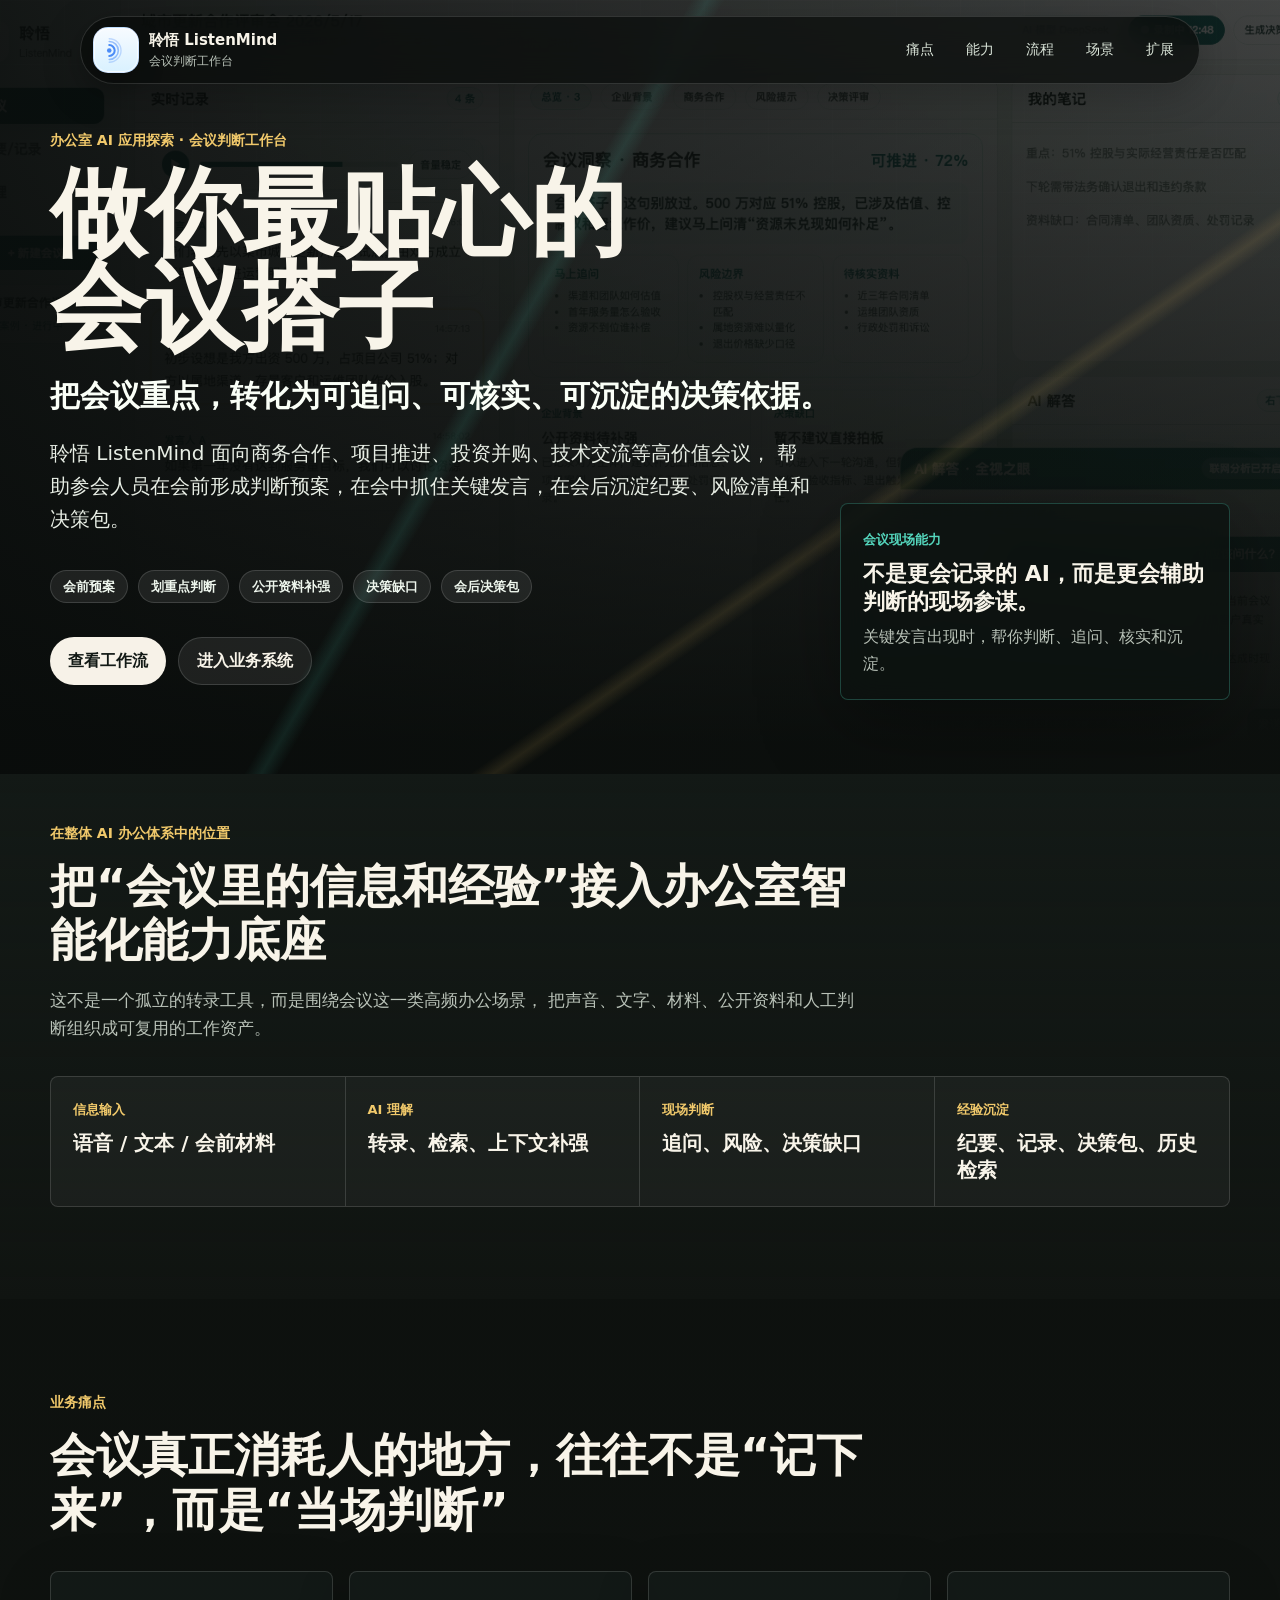
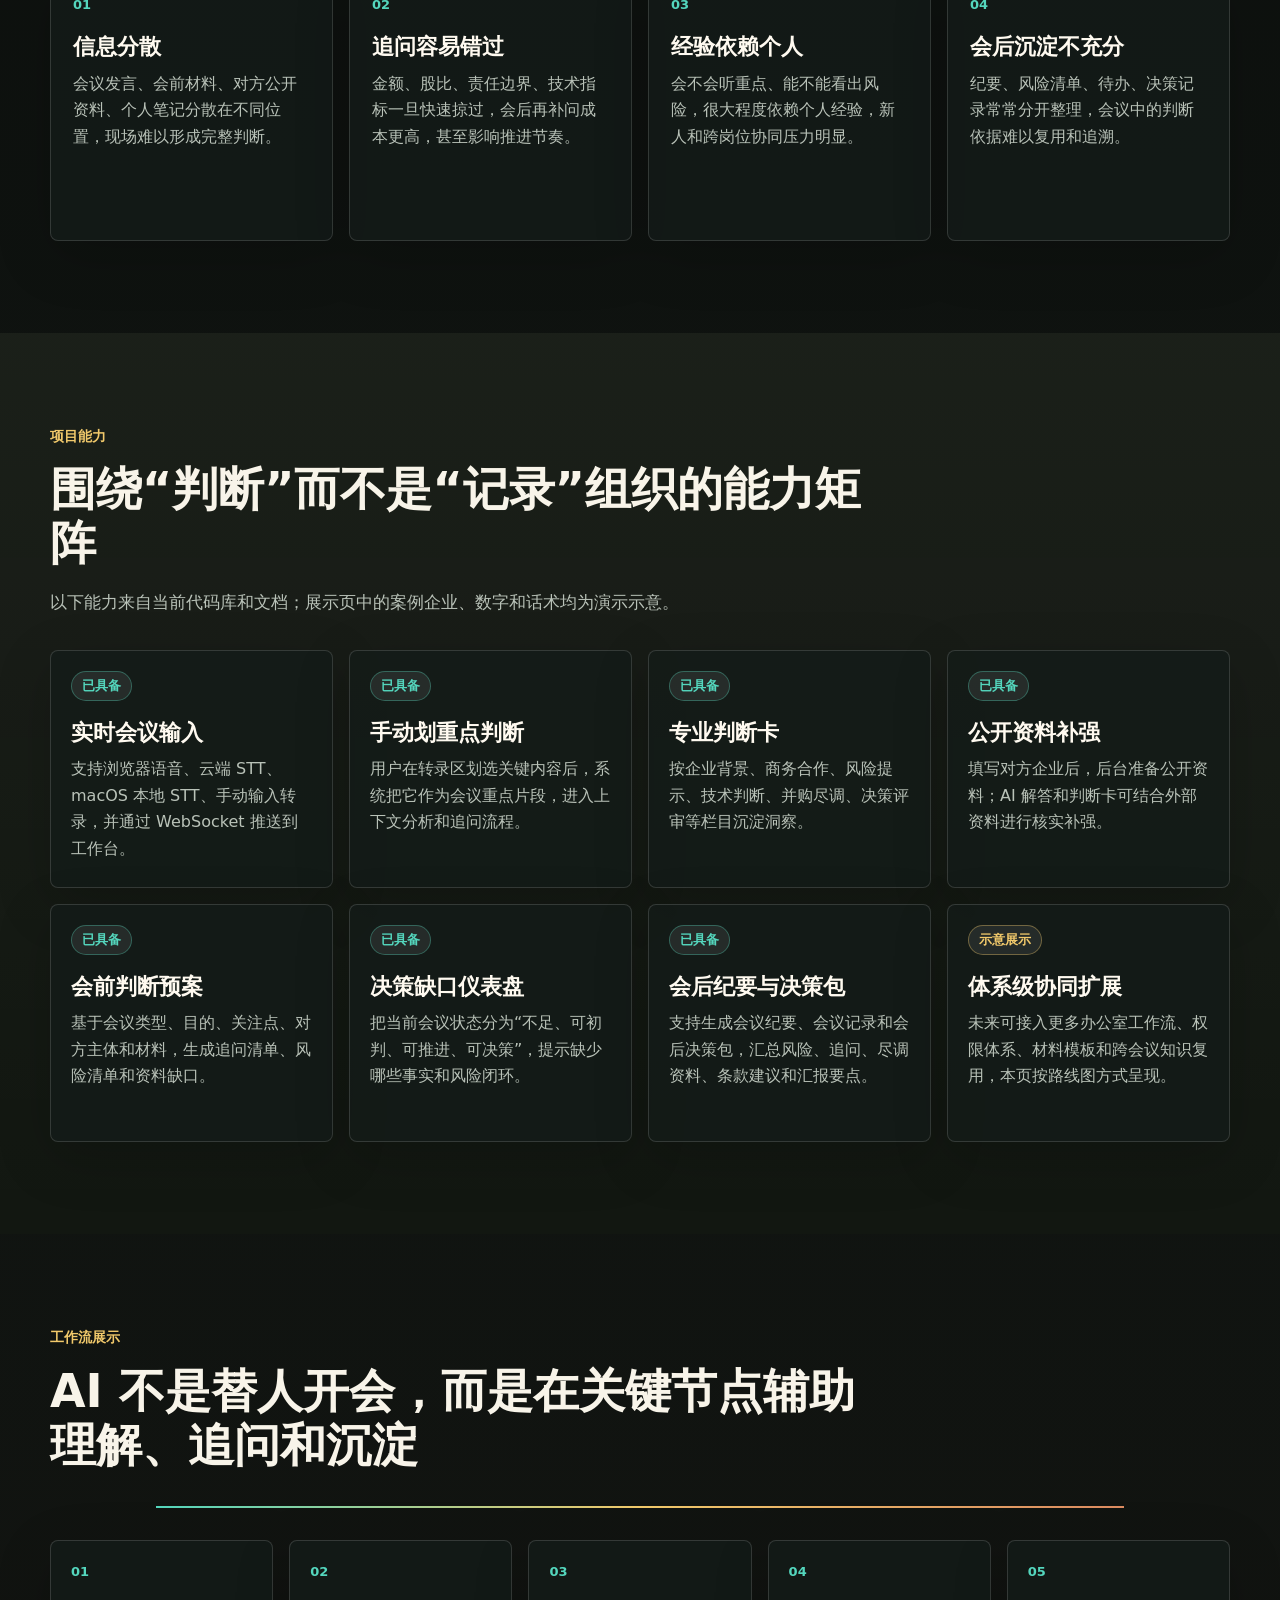
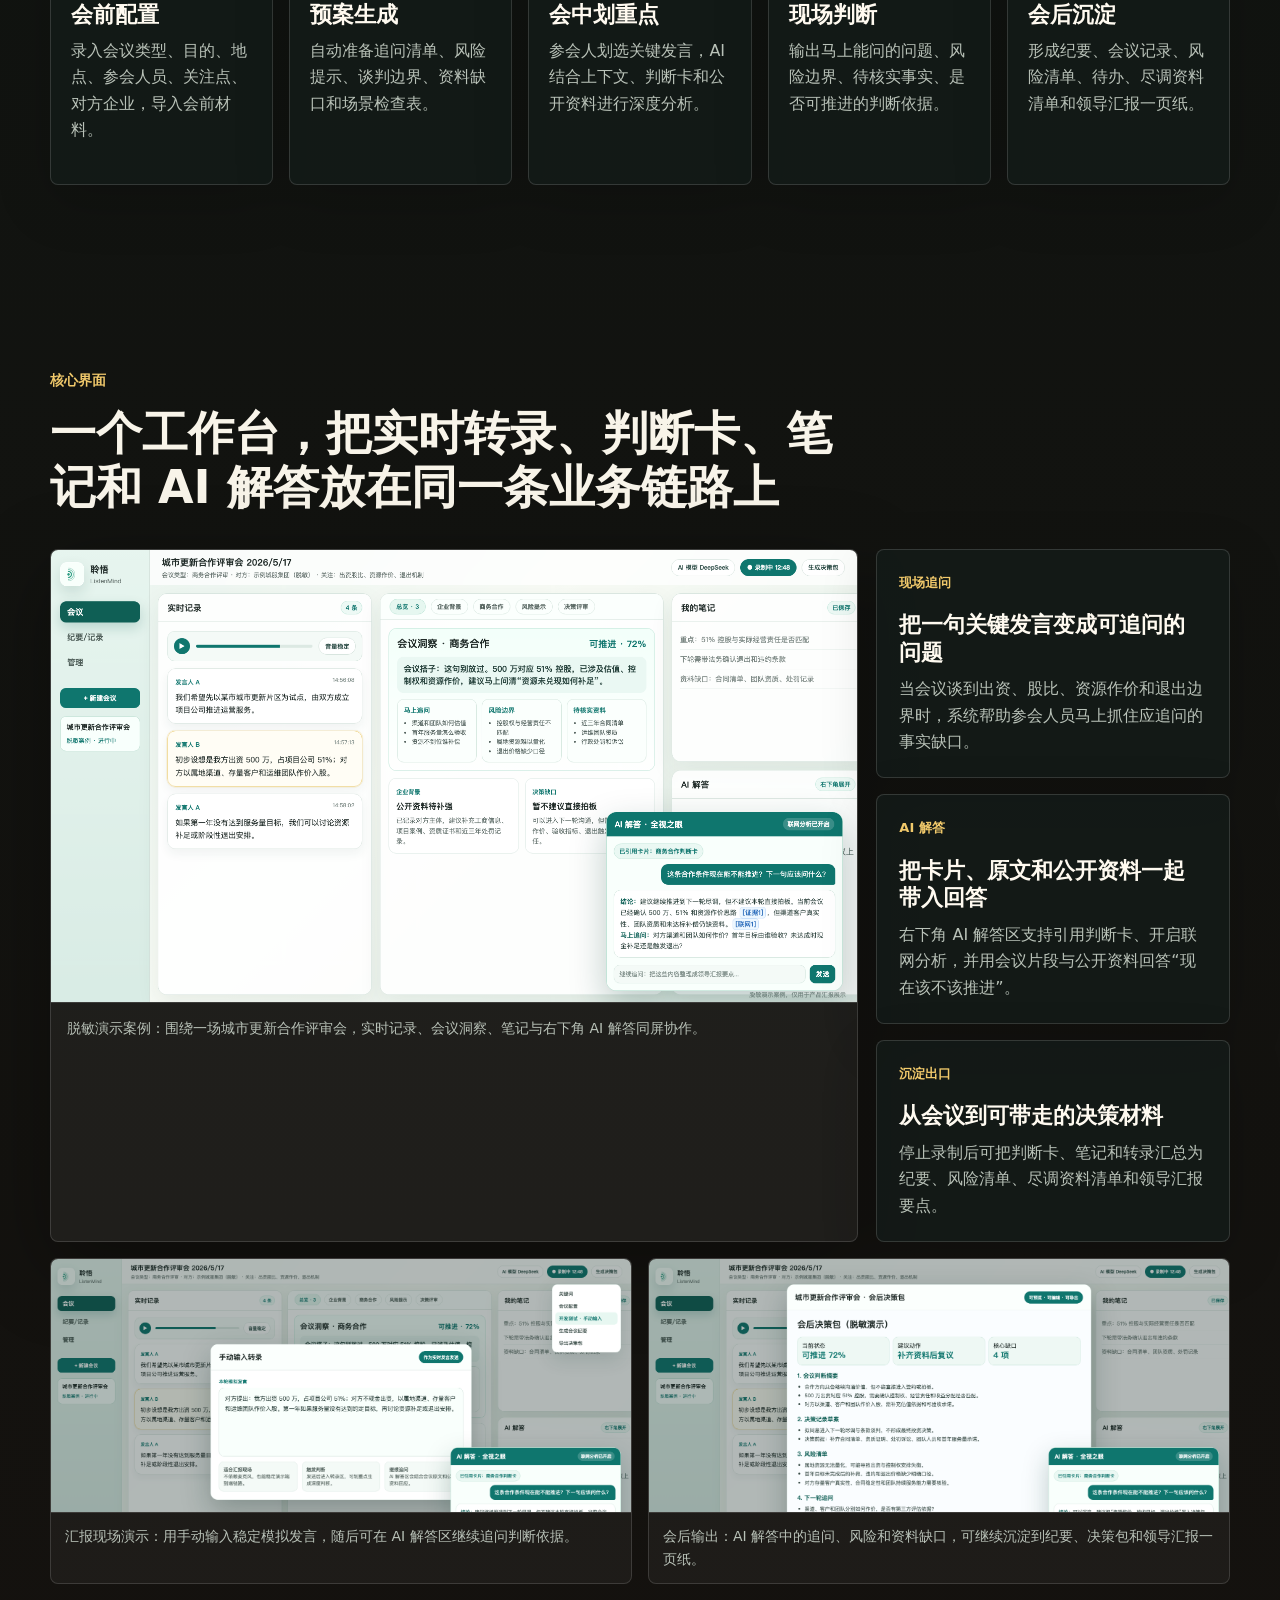
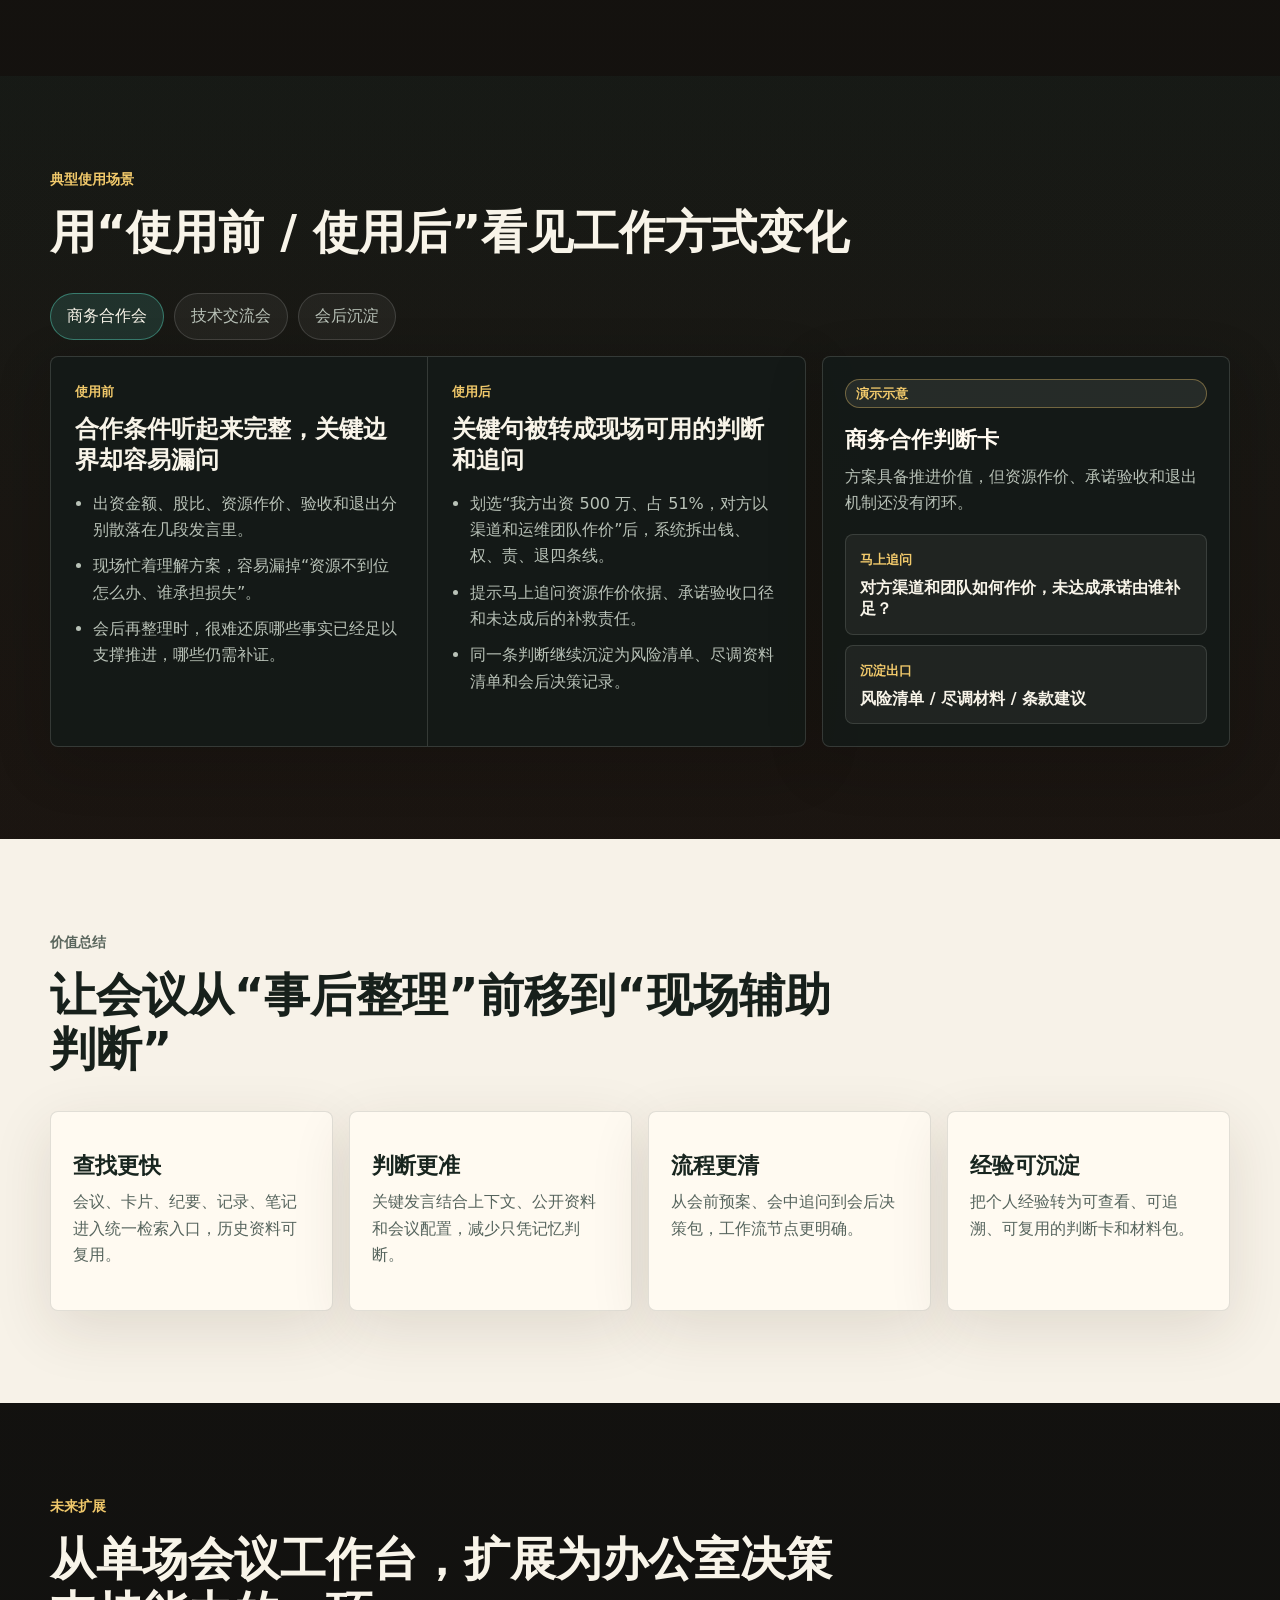
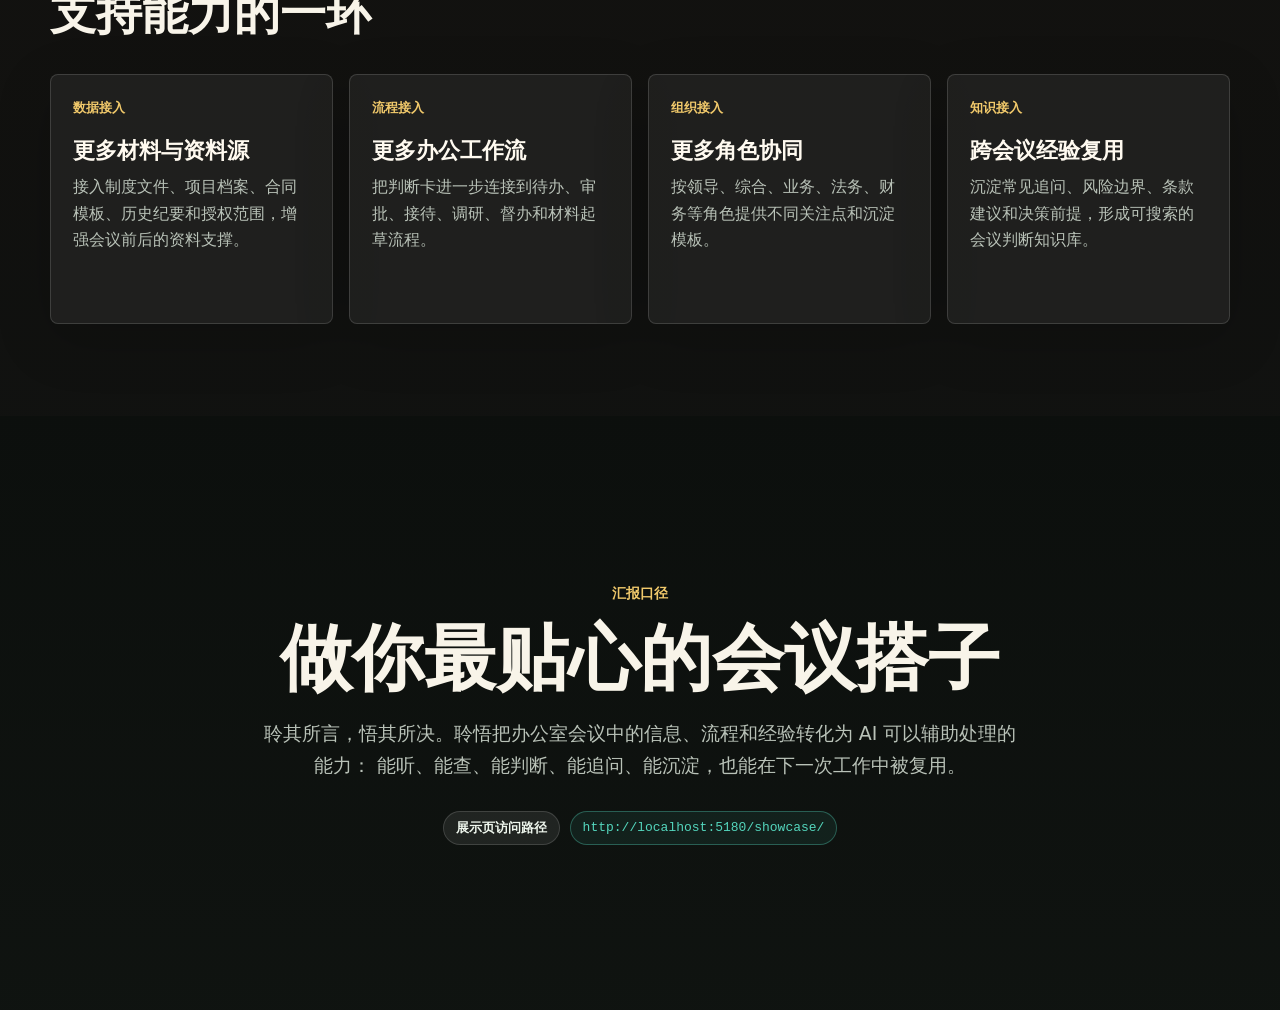
<file: ai-office-showcase/聆悟 ListenMind/index.html>
<!doctype html>
<html lang="zh-CN">
  <head>
    <meta charset="UTF-8" />
    <meta name="viewport" content="width=device-width, initial-scale=1.0" />
    <title>聆悟 ListenMind｜做你最贴心的会议搭子</title>
    <meta
      name="description"
      content="聆悟 ListenMind 产品展示页：做你最贴心的会议搭子，面向领导汇报和参会人员自助浏览的会议判断工作台介绍。"
    />
    <link rel="icon" href="/favicon.svg" />
    <link rel="stylesheet" href="./styles.css" />
  </head>
  <body>
    <div class="progress" aria-hidden="true"></div>

    <header class="site-header" aria-label="页面导航">
      <a class="brand" href="#top" aria-label="返回顶部">
        <span class="brand-mark" aria-hidden="true">
          <svg viewBox="0 0 32 32" fill="none">
            <circle cx="8" cy="16" r="2.5" fill="currentColor" />
            <path d="M8,10 A6,6 0 0 1 8,22" stroke="currentColor" stroke-width="2.25" stroke-linecap="round" />
            <path d="M8,6 A10,10 0 0 1 8,26" stroke="currentColor" stroke-width="1.75" stroke-linecap="round" opacity="0.55" />
            <path d="M8,3 A13,13 0 0 1 8,29" stroke="currentColor" stroke-width="1.5" stroke-linecap="round" opacity="0.3" />
          </svg>
        </span>
        <span>
          <strong>聆悟 ListenMind</strong>
          <small>会议判断工作台</small>
        </span>
      </a>
      <nav class="nav-links" aria-label="展示页章节">
        <a href="#pain">痛点</a>
        <a href="#capabilities">能力</a>
        <a href="#workflow">流程</a>
        <a href="#scenes">场景</a>
        <a href="#future">扩展</a>
      </nav>
    </header>

    <main id="top">
      <section class="hero">
        <img
          class="hero-image"
          src="./assets/live-analysis-workspace.png"
          alt="聆悟 ListenMind 实时会议判断工作台界面"
        />
        <div class="hero-shade" aria-hidden="true"></div>
        <div class="hero-grid" aria-hidden="true"></div>
        <div class="hero-content reveal">
          <p class="eyebrow">办公室 AI 应用探索 · 会议判断工作台</p>
          <h1 class="slogan-title">做你最贴心的<br />会议搭子</h1>
          <p class="position-line">把会议重点，转化为可追问、可核实、可沉淀的决策依据。</p>
          <p class="lead">
            聆悟 ListenMind 面向商务合作、项目推进、投资并购、技术交流等高价值会议，
            帮助参会人员在会前形成判断预案，在会中抓住关键发言，在会后沉淀纪要、风险清单和决策包。
          </p>
          <div class="hero-tags" aria-label="关键能力标签">
            <span>会前预案</span>
            <span>划重点判断</span>
            <span>公开资料补强</span>
            <span>决策缺口</span>
            <span>会后决策包</span>
          </div>
          <div class="hero-actions">
            <a href="#workflow" class="primary-link">查看工作流</a>
            <a href="/" class="secondary-link">进入业务系统</a>
          </div>
        </div>
        <aside class="hero-signal reveal" aria-label="项目定位摘要">
          <span>会议现场能力</span>
          <strong>不是更会记录的 AI，而是更会辅助判断的现场参谋。</strong>
          <p>关键发言出现时，帮你判断、追问、核实和沉淀。</p>
        </aside>
      </section>

      <section class="band intro-band">
        <div class="section-head reveal">
          <p class="eyebrow">在整体 AI 办公体系中的位置</p>
          <h2>把“会议里的信息和经验”接入办公室智能化能力底座</h2>
          <p>
            这不是一个孤立的转录工具，而是围绕会议这一类高频办公场景，
            把声音、文字、材料、公开资料和人工判断组织成可复用的工作资产。
          </p>
        </div>
        <div class="system-strip reveal">
          <div>
            <span>信息输入</span>
            <strong>语音 / 文本 / 会前材料</strong>
          </div>
          <div>
            <span>AI 理解</span>
            <strong>转录、检索、上下文补强</strong>
          </div>
          <div>
            <span>现场判断</span>
            <strong>追问、风险、决策缺口</strong>
          </div>
          <div>
            <span>经验沉淀</span>
            <strong>纪要、记录、决策包、历史检索</strong>
          </div>
        </div>
      </section>

      <section class="band pain-band" id="pain">
        <div class="section-head reveal">
          <p class="eyebrow">业务痛点</p>
          <h2>会议真正消耗人的地方，往往不是“记下来”，而是“当场判断”</h2>
        </div>
        <div class="pain-grid">
          <article class="pain-card reveal">
            <span class="card-index">01</span>
            <h3>信息分散</h3>
            <p>会议发言、会前材料、对方公开资料、个人笔记分散在不同位置，现场难以形成完整判断。</p>
          </article>
          <article class="pain-card reveal">
            <span class="card-index">02</span>
            <h3>追问容易错过</h3>
            <p>金额、股比、责任边界、技术指标一旦快速掠过，会后再补问成本更高，甚至影响推进节奏。</p>
          </article>
          <article class="pain-card reveal">
            <span class="card-index">03</span>
            <h3>经验依赖个人</h3>
            <p>会不会听重点、能不能看出风险，很大程度依赖个人经验，新人和跨岗位协同压力明显。</p>
          </article>
          <article class="pain-card reveal">
            <span class="card-index">04</span>
            <h3>会后沉淀不充分</h3>
            <p>纪要、风险清单、待办、决策记录常常分开整理，会议中的判断依据难以复用和追溯。</p>
          </article>
        </div>
      </section>

      <section class="band capability-band" id="capabilities">
        <div class="section-head reveal">
          <p class="eyebrow">项目能力</p>
          <h2>围绕“判断”而不是“记录”组织的能力矩阵</h2>
          <p>以下能力来自当前代码库和文档；展示页中的案例企业、数字和话术均为演示示意。</p>
        </div>
        <div class="capability-grid">
          <article class="capability-item reveal">
            <span class="status done">已具备</span>
            <h3>实时会议输入</h3>
            <p>支持浏览器语音、云端 STT、macOS 本地 STT、手动输入转录，并通过 WebSocket 推送到工作台。</p>
          </article>
          <article class="capability-item reveal">
            <span class="status done">已具备</span>
            <h3>手动划重点判断</h3>
            <p>用户在转录区划选关键内容后，系统把它作为会议重点片段，进入上下文分析和追问流程。</p>
          </article>
          <article class="capability-item reveal">
            <span class="status done">已具备</span>
            <h3>专业判断卡</h3>
            <p>按企业背景、商务合作、风险提示、技术判断、并购尽调、决策评审等栏目沉淀洞察。</p>
          </article>
          <article class="capability-item reveal">
            <span class="status done">已具备</span>
            <h3>公开资料补强</h3>
            <p>填写对方企业后，后台准备公开资料；AI 解答和判断卡可结合外部资料进行核实补强。</p>
          </article>
          <article class="capability-item reveal">
            <span class="status done">已具备</span>
            <h3>会前判断预案</h3>
            <p>基于会议类型、目的、关注点、对方主体和材料，生成追问清单、风险清单和资料缺口。</p>
          </article>
          <article class="capability-item reveal">
            <span class="status done">已具备</span>
            <h3>决策缺口仪表盘</h3>
            <p>把当前会议状态分为“不足、可初判、可推进、可决策”，提示缺少哪些事实和风险闭环。</p>
          </article>
          <article class="capability-item reveal">
            <span class="status done">已具备</span>
            <h3>会后纪要与决策包</h3>
            <p>支持生成会议纪要、会议记录和会后决策包，汇总风险、追问、尽调资料、条款建议和汇报要点。</p>
          </article>
          <article class="capability-item reveal">
            <span class="status demo">示意展示</span>
            <h3>体系级协同扩展</h3>
            <p>未来可接入更多办公室工作流、权限体系、材料模板和跨会议知识复用，本页按路线图方式呈现。</p>
          </article>
        </div>
      </section>

      <section class="band workflow-band" id="workflow">
        <div class="section-head reveal">
          <p class="eyebrow">工作流展示</p>
          <h2>AI 不是替人开会，而是在关键节点辅助理解、追问和沉淀</h2>
        </div>
        <div class="workflow">
          <div class="workflow-line" aria-hidden="true"></div>
          <article class="workflow-step reveal">
            <span>01</span>
            <h3>会前配置</h3>
            <p>录入会议类型、目的、地点、参会人员、关注点、对方企业，导入会前材料。</p>
          </article>
          <article class="workflow-step reveal">
            <span>02</span>
            <h3>预案生成</h3>
            <p>自动准备追问清单、风险提示、谈判边界、资料缺口和场景检查表。</p>
          </article>
          <article class="workflow-step reveal">
            <span>03</span>
            <h3>会中划重点</h3>
            <p>参会人划选关键发言，AI 结合上下文、判断卡和公开资料进行深度分析。</p>
          </article>
          <article class="workflow-step reveal">
            <span>04</span>
            <h3>现场判断</h3>
            <p>输出马上能问的问题、风险边界、待核实事实、是否可推进的判断依据。</p>
          </article>
          <article class="workflow-step reveal">
            <span>05</span>
            <h3>会后沉淀</h3>
            <p>形成纪要、会议记录、风险清单、待办、尽调资料清单和领导汇报一页纸。</p>
          </article>
        </div>
      </section>

      <section class="band demo-band">
        <div class="section-head reveal">
          <p class="eyebrow">核心界面</p>
          <h2>一个工作台，把实时转录、判断卡、笔记和 AI 解答放在同一条业务链路上</h2>
        </div>
        <div class="shot-layout">
          <figure class="product-shot reveal">
            <img src="./assets/live-analysis-workspace.png" alt="实时转录与 AI 分析工作台截图" />
            <figcaption>脱敏演示案例：围绕一场城市更新合作评审会，实时记录、会议洞察、笔记与右下角 AI 解答同屏协作。</figcaption>
          </figure>
          <div class="demo-stack reveal">
            <article>
              <span>现场追问</span>
              <h3>把一句关键发言变成可追问的问题</h3>
              <p>当会议谈到出资、股比、资源作价和退出边界时，系统帮助参会人员马上抓住应追问的事实缺口。</p>
            </article>
            <article>
              <span>AI 解答</span>
              <h3>把卡片、原文和公开资料一起带入回答</h3>
              <p>右下角 AI 解答区支持引用判断卡、开启联网分析，并用会议片段与公开资料回答“现在该不该推进”。</p>
            </article>
            <article>
              <span>沉淀出口</span>
              <h3>从会议到可带走的决策材料</h3>
              <p>停止录制后可把判断卡、笔记和转录汇总为纪要、风险清单、尽调资料清单和领导汇报要点。</p>
            </article>
          </div>
        </div>
        <div class="screenshot-rail reveal" aria-label="补充界面截图">
          <figure>
            <img src="./assets/text-simulation-input.png" alt="手动输入转录与 AI 解答截图" />
            <figcaption>汇报现场演示：用手动输入稳定模拟发言，随后可在 AI 解答区继续追问判断依据。</figcaption>
          </figure>
          <figure>
            <img src="./assets/minutes-decision-record.png" alt="会议纪要与决策记录截图" />
            <figcaption>会后输出：AI 解答中的追问、风险和资料缺口，可继续沉淀到纪要、决策包和领导汇报一页纸。</figcaption>
          </figure>
        </div>
      </section>

      <section class="band scenes-band" id="scenes">
        <div class="section-head reveal">
          <p class="eyebrow">典型使用场景</p>
          <h2>用“使用前 / 使用后”看见工作方式变化</h2>
        </div>
        <div class="scene-tabs reveal" role="tablist" aria-label="典型场景切换">
          <button class="active" type="button" data-scene="cooperation" role="tab" aria-selected="true">
            商务合作会
          </button>
          <button type="button" data-scene="tech" role="tab" aria-selected="false">
            技术交流会
          </button>
          <button type="button" data-scene="after" role="tab" aria-selected="false">
            会后沉淀
          </button>
        </div>
        <div class="scene-panel reveal" aria-live="polite">
          <div class="before-after">
            <article>
              <span>使用前</span>
              <h3 id="before-title">合作条件听起来完整，关键边界却容易漏问</h3>
              <ul id="before-list">
                <li>出资金额、股比、资源作价、验收和退出分别散落在几段发言里。</li>
                <li>现场忙着理解方案，容易漏掉“资源不到位怎么办、谁承担损失”。</li>
                <li>会后再整理时，很难还原哪些事实已经足以支撑推进，哪些仍需补证。</li>
              </ul>
            </article>
            <article>
              <span>使用后</span>
              <h3 id="after-title">关键句被转成现场可用的判断和追问</h3>
              <ul id="after-list">
                <li>划选“我方出资 500 万、占 51%，对方以渠道和运维团队作价”后，系统拆出钱、权、责、退四条线。</li>
                <li>提示马上追问资源作价依据、承诺验收口径和未达成后的补救责任。</li>
                <li>同一条判断继续沉淀为风险清单、尽调资料清单和会后决策记录。</li>
              </ul>
            </article>
          </div>
          <aside class="mock-card" aria-label="演示示意判断卡">
            <span class="status demo">演示示意</span>
            <h3 id="mock-title">商务合作判断卡</h3>
            <p id="mock-summary">方案具备推进价值，但资源作价、承诺验收和退出机制还没有闭环。</p>
            <div class="mini-grid">
              <div>
                <span>马上追问</span>
                <strong id="mock-question">对方渠道和团队如何作价，未达成承诺由谁补足？</strong>
              </div>
              <div>
                <span>沉淀出口</span>
                <strong id="mock-output">风险清单 / 尽调材料 / 条款建议</strong>
              </div>
            </div>
          </aside>
        </div>
      </section>

      <section class="band value-band">
        <div class="section-head reveal">
          <p class="eyebrow">价值总结</p>
          <h2>让会议从“事后整理”前移到“现场辅助判断”</h2>
        </div>
        <div class="value-grid">
          <article class="value-item reveal">
            <strong>查找更快</strong>
            <p>会议、卡片、纪要、记录、笔记进入统一检索入口，历史资料可复用。</p>
          </article>
          <article class="value-item reveal">
            <strong>判断更准</strong>
            <p>关键发言结合上下文、公开资料和会议配置，减少只凭记忆判断。</p>
          </article>
          <article class="value-item reveal">
            <strong>流程更清</strong>
            <p>从会前预案、会中追问到会后决策包，工作流节点更明确。</p>
          </article>
          <article class="value-item reveal">
            <strong>经验可沉淀</strong>
            <p>把个人经验转为可查看、可追溯、可复用的判断卡和材料包。</p>
          </article>
        </div>
      </section>

      <section class="band future-band" id="future">
        <div class="section-head reveal">
          <p class="eyebrow">未来扩展</p>
          <h2>从单场会议工作台，扩展为办公室决策支持能力的一环</h2>
        </div>
        <div class="future-map reveal">
          <article>
            <span>数据接入</span>
            <h3>更多材料与资料源</h3>
            <p>接入制度文件、项目档案、合同模板、历史纪要和授权范围，增强会议前后的资料支撑。</p>
          </article>
          <article>
            <span>流程接入</span>
            <h3>更多办公工作流</h3>
            <p>把判断卡进一步连接到待办、审批、接待、调研、督办和材料起草流程。</p>
          </article>
          <article>
            <span>组织接入</span>
            <h3>更多角色协同</h3>
            <p>按领导、综合、业务、法务、财务等角色提供不同关注点和沉淀模板。</p>
          </article>
          <article>
            <span>知识接入</span>
            <h3>跨会议经验复用</h3>
            <p>沉淀常见追问、风险边界、条款建议和决策前提，形成可搜索的会议判断知识库。</p>
          </article>
        </div>
      </section>

      <section class="band final-band">
        <div class="final-message reveal">
          <p class="eyebrow">汇报口径</p>
          <h2>做你最贴心的会议搭子</h2>
          <p>
            聆其所言，悟其所决。聆悟把办公室会议中的信息、流程和经验转化为 AI 可以辅助处理的能力：
            能听、能查、能判断、能追问、能沉淀，也能在下一次工作中被复用。
          </p>
          <div class="run-note">
            <span>展示页访问路径</span>
            <code>http://localhost:5180/showcase/</code>
          </div>
        </div>
      </section>
    </main>

    <script type="module" src="./showcase.js"></script>
  </body>
</html>
</file>
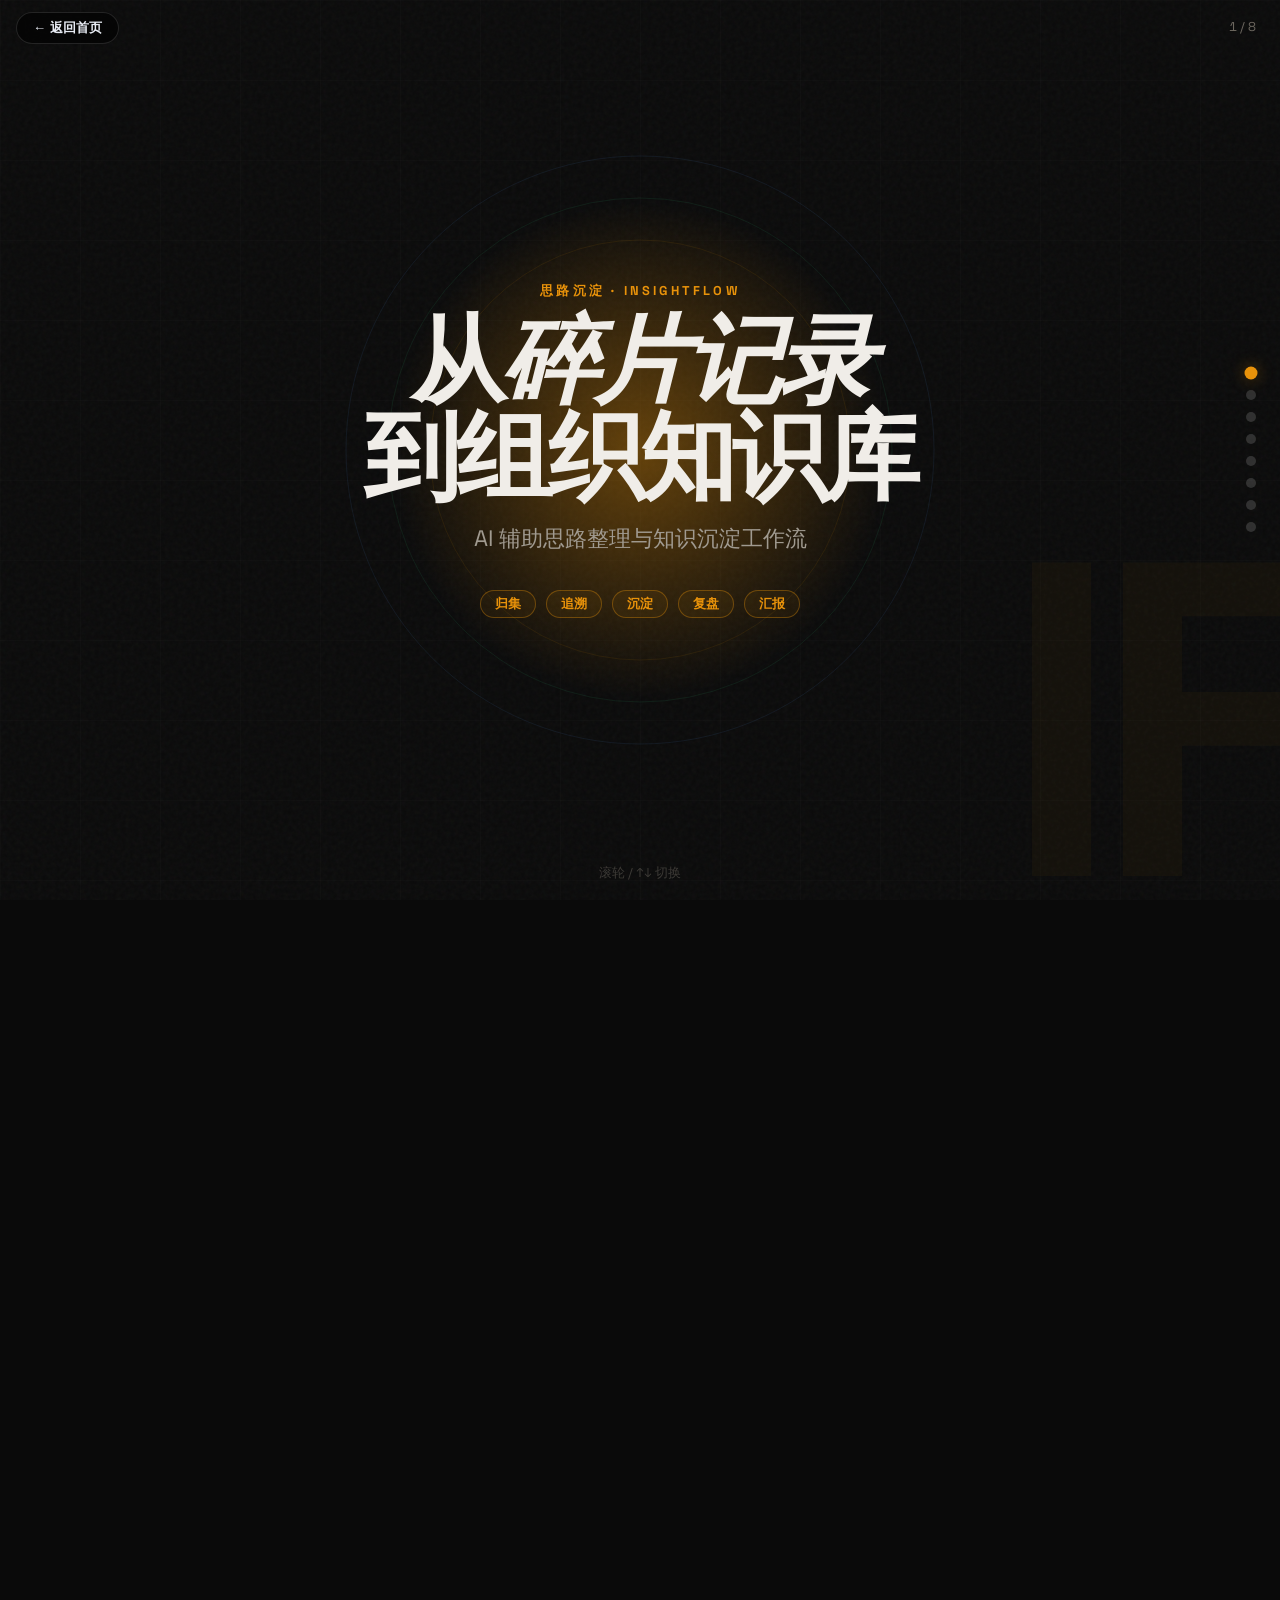
<file: ai-office-showcase/projects/insightflow/index.html>
<!DOCTYPE html>
<html lang="zh-CN">
<head>
<meta charset="UTF-8"/>
<meta name="viewport" content="width=device-width,initial-scale=1.0"/>
<title>思路沉淀 InsightFlow</title>
<link rel="preconnect" href="https://fonts.googleapis.com"/>
<link rel="preconnect" href="https://fonts.gstatic.com" crossorigin/>
<link href="https://fonts.googleapis.com/css2?family=Space+Grotesk:wght@400;600;700&display=swap" rel="stylesheet"/>
<style>
/* ===========================================
   VIEWPORT FITTING: MANDATORY BASE
   =========================================== */
html,body{height:100%;overflow-x:hidden;margin:0;padding:0}
html{scroll-snap-type:y mandatory;scroll-behavior:smooth}
.slide{
  width:100vw;height:100vh;height:100dvh;
  overflow:hidden;scroll-snap-align:start;
  display:flex;flex-direction:column;position:relative;
}
.slide-content{
  flex:1;display:flex;flex-direction:column;justify-content:center;
  max-height:100%;overflow:hidden;padding:var(--slide-padding);
  position:relative;z-index:2;
}
:root{
  --title-size:clamp(2rem,6vw,5rem);
  --h2-size:clamp(1.5rem,4vw,3rem);
  --h3-size:clamp(1rem,2.2vw,1.5rem);
  --body-size:clamp(0.8rem,1.4vw,1.1rem);
  --small-size:clamp(0.65rem,1vw,0.85rem);
  --slide-padding:clamp(2rem,5vw,5rem);
  --content-gap:clamp(0.5rem,2vw,2rem);
  --element-gap:clamp(0.25rem,1vw,1rem);
  /* Palette */
  --bg:#0A0A0A;--bg2:#141414;--bg3:#1E1E1E;--bg4:#2A2A2A;
  --amber:#E8920A;--amber-soft:#F5A623;--amber-glow:rgba(232,146,10,.4);
  --green:#3DD68C;--green-glow:rgba(61,214,140,.3);
  --blue:#5B9CF5;--cyan:#56D4E0;
  --text:#F0EDE8;--text2:#A09A90;--text3:#6B665E;
}
@media(max-height:700px){:root{--slide-padding:clamp(1rem,3vw,2.5rem);--title-size:clamp(1.5rem,5vw,3rem);--h2-size:clamp(1.2rem,3vw,2rem)}}
@media(max-height:500px){:root{--slide-padding:clamp(0.5rem,2vw,1.5rem);--title-size:clamp(1.2rem,4vw,2rem);--h2-size:clamp(1rem,2.5vw,1.5rem)}}
@media(max-width:600px){:root{--title-size:clamp(1.5rem,8vw,3rem)}}
@media(prefers-reduced-motion:reduce){*,*::before,*::after{animation-duration:.01ms!important;transition-duration:.2s!important}html{scroll-behavior:auto}}

/* ===========================================
   GLOBAL
   =========================================== */
*,*::before,*::after{box-sizing:border-box;margin:0;padding:0}
body{font-family:'Space Grotesk',-apple-system,"PingFang SC","Microsoft YaHei",sans-serif;background:var(--bg);color:var(--text);-webkit-font-smoothing:antialiased}
ul{list-style:none}
img,svg{display:block;max-width:100%}

/* Typography */
.eyebrow{font-size:var(--small-size);font-weight:700;letter-spacing:.25em;text-transform:uppercase;color:var(--amber);margin-bottom:clamp(8px,1.5vh,16px)}
.title{font-size:var(--title-size);font-weight:700;line-height:1.05;letter-spacing:-.03em}
.title em{font-style:normal;background:linear-gradient(135deg,var(--amber),var(--amber-soft));-webkit-background-clip:text;-webkit-text-fill-color:transparent;background-clip:text}
.h2{font-size:var(--h2-size);font-weight:700;line-height:1.1;letter-spacing:-.02em}
.h2 em{font-style:normal;color:var(--amber)}
.body{font-size:var(--body-size);color:var(--text2);line-height:1.5;max-width:540px}
.tag{display:inline-flex;padding:4px 14px;border-radius:99px;font-size:var(--small-size);font-weight:600;border:1px solid rgba(232,146,10,.35);color:var(--amber);background:rgba(232,146,10,.06)}

/* ===========================================
   BACKGROUNDS & DECORATIVE
   =========================================== */
.bg-grain{position:absolute;inset:0;pointer-events:none;opacity:.04;background-image:url("data:image/svg+xml,%3Csvg viewBox='0 0 256 256' xmlns='http://www.w3.org/2000/svg'%3E%3Cfilter id='n'%3E%3CfeTurbulence type='fractalNoise' baseFrequency='.8' numOctaves='4' stitchTiles='stitch'/%3E%3C/filter%3E%3Crect width='100%25' height='100%25' filter='url(%23n)'/%3E%3C/svg%3E")}
.bg-grid{position:absolute;inset:0;pointer-events:none;opacity:.035;background-image:linear-gradient(rgba(255,255,255,.4) 1px,transparent 1px),linear-gradient(90deg,rgba(255,255,255,.4) 1px,transparent 1px);background-size:80px 80px}
.bg-radial{position:absolute;border-radius:50%;filter:blur(80px);pointer-events:none}
.deco-line{position:absolute;background:var(--amber);opacity:.12}

/* ===========================================
   REVEAL ANIMATIONS
   =========================================== */
[data-r]{opacity:0;transform:translateY(30px);transition:opacity .8s cubic-bezier(.16,1,.3,1),transform .8s cubic-bezier(.16,1,.3,1)}
[data-r].v{opacity:1;transform:none}
[data-r][data-d="1"]{transition-delay:.12s}
[data-r][data-d="2"]{transition-delay:.24s}
[data-r][data-d="3"]{transition-delay:.36s}
[data-r][data-d="4"]{transition-delay:.48s}
[data-r][data-d="5"]{transition-delay:.6s}
[data-r][data-d="6"]{transition-delay:.72s}

/* ===========================================
   SLIDE 1: HERO
   =========================================== */
.hero{background:var(--bg)}
.hero .slide-content{align-items:center;text-align:center}
.hero__title{font-size:clamp(2.8rem,7.5vw,6.5rem);font-weight:700;line-height:1;letter-spacing:-.04em}
.hero__sub{margin-top:clamp(12px,2vh,24px);font-size:clamp(1rem,2vw,1.4rem);color:var(--text2);max-width:500px;margin-left:auto;margin-right:auto}
.hero__tags{display:flex;gap:10px;flex-wrap:wrap;justify-content:center;margin-top:clamp(24px,4vh,48px)}
/* Big number watermark */
.hero__watermark{position:absolute;bottom:-5%;right:-2%;font-size:clamp(12rem,35vw,30rem);font-weight:800;line-height:1;color:rgba(232,146,10,.04);letter-spacing:-.06em;pointer-events:none;z-index:1}
/* Orbiting circles */
.hero__orbit{position:absolute;top:50%;left:50%;transform:translate(-50%,-50%);width:min(70vw,600px);height:min(70vw,600px);pointer-events:none}
.hero__orbit circle{fill:none;stroke-width:.6;opacity:.15}
.hero__orbit .o1{stroke:var(--amber);r:35%;animation:spin 30s linear infinite}
.hero__orbit .o2{stroke:var(--green);r:42%;animation:spin 22s linear infinite reverse}
.hero__orbit .o3{stroke:var(--blue);r:49%;animation:spin 40s linear infinite}
@keyframes spin{to{transform:rotate(360deg)}}
/* Glow */
.hero__glow{position:absolute;width:clamp(200px,40vw,500px);height:clamp(200px,40vw,500px);top:50%;left:50%;transform:translate(-50%,-50%);border-radius:50%;background:radial-gradient(circle,var(--amber-glow),transparent 70%);animation:glowPulse 5s ease-in-out infinite;pointer-events:none}
@keyframes glowPulse{0%,100%{opacity:.4;transform:translate(-50%,-50%) scale(1)}50%{opacity:.7;transform:translate(-50%,-50%) scale(1.1)}}

/* ===========================================
   SLIDE 2: PAIN
   =========================================== */
.pain{background:var(--bg2)}
.pain__split{display:grid;grid-template-columns:5fr 7fr;gap:clamp(24px,4vw,64px);align-items:center;margin-top:clamp(20px,3vh,40px);max-width:min(92vw,960px)}
@media(max-width:768px){.pain__split{grid-template-columns:1fr}}
.pain__chaos{position:relative;width:100%;aspect-ratio:1;max-width:clamp(200px,25vw,300px);margin:0 auto}
.pain__frag{position:absolute;padding:clamp(6px,.8vh,10px) clamp(10px,1.2vw,16px);font-size:var(--small-size);color:var(--text3);background:var(--bg3);border:1px solid rgba(255,255,255,.06);border-radius:6px;white-space:nowrap;box-shadow:0 4px 20px rgba(0,0,0,.25);animation:fFloat 5s ease-in-out infinite;animation-delay:var(--d,0s)}
.pain__frag::before{content:"";position:absolute;top:0;left:0;right:0;height:2px;border-radius:6px 6px 0 0;background:var(--c,var(--amber))}
@keyframes fFloat{0%,100%{transform:rotate(var(--rot,0deg)) translateY(0)}50%{transform:rotate(var(--rot,0deg)) translateY(-8px)}}
.pain__stack{display:flex;flex-direction:column;gap:clamp(6px,1vh,12px)}
.pain__item{display:flex;align-items:center;gap:clamp(10px,1.2vw,16px);padding:clamp(10px,1.3vh,16px) clamp(12px,1.5vw,18px);border-left:3px solid var(--bg4);border-radius:0 8px 8px 0;background:var(--bg3);transition:border-color .3s,background .3s}
.pain__item:hover{border-left-color:var(--amber);background:rgba(232,146,10,.03)}
.pain__idx{font-size:clamp(1.1rem,2vw,1.5rem);font-weight:800;color:var(--amber);opacity:.4;min-width:1.6em;text-align:right;flex-shrink:0}
.pain__label{font-size:var(--body-size);font-weight:700}
.pain__sub{font-size:var(--small-size);color:var(--text3);margin-top:2px}

/* ===========================================
   SLIDE 3: PIPELINE
   =========================================== */
.pipeline{background:var(--bg)}
.pipe__track{display:flex;align-items:center;justify-content:center;margin-top:clamp(32px,5vh,64px);gap:0;position:relative}
@media(max-width:768px){.pipe__track{flex-direction:column}}
.pipe__node{text-align:center;flex:0 0 auto;position:relative;z-index:2}
.pipe__dot{width:clamp(52px,7vw,72px);height:clamp(52px,7vw,72px);margin:0 auto;border-radius:50%;display:flex;align-items:center;justify-content:center;border:2px solid rgba(232,146,10,.5);background:var(--bg2);box-shadow:0 0 24px rgba(232,146,10,.15);transition:transform .35s var(--ease,cubic-bezier(.22,.61,.36,1)),box-shadow .35s}
.pipe__node:hover .pipe__dot{transform:scale(1.15);box-shadow:0 0 40px var(--amber-glow)}
.pipe__dot svg{width:clamp(22px,3vw,30px);height:clamp(22px,3vw,30px);color:var(--amber)}
.pipe__node--end .pipe__dot{border-color:var(--green);box-shadow:0 0 24px var(--green-glow)}
.pipe__node--end .pipe__dot svg{color:var(--green)}
.pipe__name{margin-top:clamp(8px,1.2vh,14px);font-size:var(--small-size);font-weight:700;white-space:nowrap}
.pipe__desc{font-size:clamp(.55rem,.8vw,.7rem);color:var(--text3);margin-top:2px;white-space:nowrap}
/* Connector */
.pipe__conn{width:clamp(32px,5vw,64px);height:2px;background:linear-gradient(90deg,rgba(232,146,10,.5),rgba(232,146,10,.1));position:relative;flex-shrink:0}
.pipe__conn::before{content:"";position:absolute;width:6px;height:6px;border-radius:50%;background:var(--amber);top:-2px;left:0;animation:dotTravel 2.5s ease-in-out infinite}
@keyframes dotTravel{0%{left:0;opacity:0}15%{opacity:1}85%{opacity:1}100%{left:100%;opacity:0}}
@media(max-width:768px){.pipe__conn{width:2px;height:clamp(24px,3vh,40px);margin:0 auto}.pipe__conn::before{top:0;left:-2px;animation:dotTravelV 2.5s ease-in-out infinite}@keyframes dotTravelV{0%{top:0;opacity:0}15%{opacity:1}85%{opacity:1}100%{top:100%;opacity:0}}}
/* Animated beam under track */
.pipe__beam{position:absolute;top:50%;left:8%;right:8%;height:1px;background:linear-gradient(90deg,transparent,var(--amber-glow),transparent);opacity:.3;z-index:1}
@media(max-width:768px){.pipe__beam{display:none}}

/* ===========================================
   SLIDE 4: DIMENSIONS
   =========================================== */
.dims{background:var(--bg2)}
.dims__orbit{position:relative;width:clamp(300px,52vmin,500px);height:clamp(300px,52vmin,500px);margin:clamp(12px,3vh,32px) auto 0}
.dims__ring{position:absolute;top:50%;left:50%;transform:translate(-50%,-50%);border-radius:50%;border:1px dashed rgba(232,146,10,.1)}
.dims__ring--inner{width:55%;height:55%}
.dims__ring--outer{width:92%;height:92%;animation:spin 80s linear infinite}
.dims__hub{position:absolute;top:50%;left:50%;transform:translate(-50%,-50%);width:clamp(60px,10vmin,90px);height:clamp(60px,10vmin,90px);border-radius:50%;border:2px solid rgba(232,146,10,.35);display:flex;align-items:center;justify-content:center;flex-direction:column;background:var(--bg3);box-shadow:0 0 40px rgba(232,146,10,.1);z-index:3}
.dims__hub-text{font-size:clamp(.6rem,1.2vmin,.8rem);font-weight:700;color:var(--amber);text-align:center;line-height:1.3}
.dims__lines{position:absolute;inset:0;z-index:1}
.dims__lines line{stroke:rgba(232,146,10,.08);stroke-width:1;stroke-dasharray:4 4}
.dim{position:absolute;transform:translate(-50%,-50%);z-index:2;text-align:center;width:clamp(90px,14vmin,130px);transition:transform .35s}
.dim:hover{transform:translate(-50%,-50%) scale(1.1)}
.dim__icon{width:clamp(34px,5.5vmin,46px);height:clamp(34px,5.5vmin,46px);margin:0 auto clamp(4px,.6vh,8px);border-radius:50%;background:rgba(232,146,10,.08);display:flex;align-items:center;justify-content:center;border:1px solid rgba(232,146,10,.2);transition:box-shadow .3s}
.dim:hover .dim__icon{box-shadow:0 0 20px rgba(232,146,10,.2)}
.dim__icon svg{width:clamp(16px,2.5vmin,22px);height:clamp(16px,2.5vmin,22px);color:var(--amber)}
.dim__label{font-size:var(--small-size);font-weight:700;white-space:nowrap}
.dim__sub{font-size:clamp(.5rem,.8vmin,.65rem);color:var(--text3);margin-top:2px;white-space:nowrap}
@media(max-width:600px){
  .dims__orbit{display:grid;grid-template-columns:repeat(2,1fr);gap:12px;width:auto;height:auto;max-width:min(90vw,400px)}
  .dims__ring,.dims__hub,.dims__lines{display:none}
  .dim{position:static;transform:none;width:auto;padding:clamp(12px,2vh,20px) clamp(10px,1.5vw,16px);background:var(--bg3);border:1px solid rgba(255,255,255,.04);border-radius:12px}
  .dim:hover{transform:none}
}

/* ===========================================
   SLIDE 5: TRACEABILITY
   =========================================== */
.trace{background:var(--bg)}
.trace__layout{display:grid;grid-template-columns:1fr auto 1fr auto 1fr;gap:0;align-items:center;margin-top:clamp(24px,5vh,56px);max-width:min(92vw,1000px);margin-left:auto;margin-right:auto}
@media(max-width:800px){.trace__layout{grid-template-columns:1fr;gap:clamp(16px,2vh,24px)}}
.trace__col{display:flex;flex-direction:column;gap:clamp(10px,1.8vh,18px)}
.trace__col-head{font-size:var(--small-size);font-weight:700;letter-spacing:.12em;text-transform:uppercase;text-align:center;margin-bottom:clamp(4px,1vh,10px)}
.trace__col-head--blue{color:var(--blue)}
.trace__col-head--amber{color:var(--amber)}
.trace__col-head--green{color:var(--green)}
.trace__card{padding:clamp(10px,1.5vh,16px) clamp(14px,1.5vw,20px);border-radius:clamp(8px,1vw,12px);font-size:var(--small-size);font-weight:600;border:1px solid;display:flex;align-items:center;gap:clamp(6px,0.8vw,10px);transition:transform .3s,box-shadow .3s}
.trace__card:hover{transform:translateX(4px)}
.trace__card--src{background:rgba(91,156,245,.05);border-color:rgba(91,156,245,.25);color:var(--blue)}
.trace__card--list{background:rgba(232,146,10,.05);border-color:rgba(232,146,10,.25);color:var(--amber)}
.trace__card--out{background:rgba(61,214,140,.05);border-color:rgba(61,214,140,.25);color:var(--green)}
.trace__card svg{width:clamp(14px,1.8vw,18px);height:clamp(14px,1.8vw,18px);flex-shrink:0;opacity:.6}
/* Arrows between columns */
.trace__arrows{display:flex;flex-direction:column;align-items:center;justify-content:center;gap:clamp(6px,1vh,12px);padding:0 clamp(8px,1.5vw,20px)}
@media(max-width:800px){.trace__arrows{flex-direction:row;padding:0}}
.trace__arrow-line{display:flex;align-items:center;gap:4px;color:var(--text3)}
.trace__arrow-line svg{width:clamp(20px,2.5vw,28px);height:clamp(20px,2.5vw,28px)}
.trace__arrow-line--fwd svg{color:var(--amber);animation:arrowFwd 2s ease-in-out infinite}
.trace__arrow-line--rev svg{color:var(--text3);opacity:.4;animation:arrowFwd 2s ease-in-out infinite reverse}
@keyframes arrowFwd{0%,100%{opacity:.4;transform:translateX(0)}50%{opacity:1;transform:translateX(3px)}}
.trace__arrow-label{font-size:clamp(.55rem,.7vw,.65rem);color:var(--text3);text-align:center;white-space:nowrap}
/* Animated connection dots */
.trace__dot-track{position:relative;height:2px;width:100%;background:linear-gradient(90deg,transparent,rgba(232,146,10,.2),transparent);margin:clamp(4px,.8vh,8px) 0;overflow:hidden}
.trace__dot-track::after{content:"";position:absolute;width:8px;height:8px;border-radius:50%;background:var(--amber);top:-3px;animation:dotRun 3s ease-in-out infinite}
@keyframes dotRun{0%{left:-8px;opacity:0}15%{opacity:1}85%{opacity:1}100%{left:100%;opacity:0}}
.trace__dot-track--rev{transform:scaleX(-1)}
.trace__dot-track--rev::after{background:var(--green)}
.trace__note{margin-top:clamp(16px,3vh,32px);text-align:center;font-size:var(--small-size);color:var(--text3);max-width:min(90vw,560px);margin-left:auto;margin-right:auto}

/* ===========================================
   SLIDE 6: SUMMARY
   =========================================== */
.summ{background:var(--bg2)}
.summ__cascade{display:flex;flex-direction:column;align-items:stretch;margin-top:clamp(20px,3vh,40px);max-width:min(90vw,640px);margin-left:auto;margin-right:auto;text-align:left}
.summ__stage{display:grid;grid-template-columns:clamp(36px,5vw,48px) 1fr;gap:clamp(12px,2vw,20px);align-items:start}
.summ__num{width:clamp(36px,5vw,48px);height:clamp(36px,5vw,48px);border-radius:50%;display:flex;align-items:center;justify-content:center;font-weight:800;font-size:var(--body-size);flex-shrink:0;border:2px solid;position:relative;z-index:2}
.summ__num--1{border-color:var(--blue);color:var(--blue);background:rgba(91,156,245,.08)}
.summ__num--2{border-color:var(--amber);color:var(--amber);background:rgba(232,146,10,.08)}
.summ__num--3{border-color:var(--green);color:var(--green);background:rgba(61,214,140,.08)}
.summ__stage-title{font-size:var(--body-size);font-weight:700;margin-bottom:clamp(6px,.8vh,10px)}
.summ__stage-title--blue{color:var(--blue)}
.summ__stage-title--amber{color:var(--amber)}
.summ__stage-title--green{color:var(--green)}
.summ__pills{display:flex;flex-wrap:wrap;gap:clamp(4px,.5vh,6px) clamp(6px,.8vw,10px)}
.summ__pill{padding:clamp(6px,.8vh,10px) clamp(10px,1.2vw,14px);border-radius:clamp(6px,.7vw,8px);font-size:var(--small-size);background:var(--bg);border:1px solid rgba(255,255,255,.04);color:var(--text2)}
.summ__pill--ai{background:rgba(232,146,10,.06);border-color:rgba(232,146,10,.18);color:var(--amber);font-weight:600}
.summ__pill--out{background:rgba(61,214,140,.05);border-color:rgba(61,214,140,.18);color:var(--green)}
.summ__conn{width:2px;height:clamp(14px,2vh,24px);background:linear-gradient(to bottom,rgba(232,146,10,.25),rgba(232,146,10,.05));margin-left:calc(clamp(36px,5vw,48px)/2 - 1px);flex-shrink:0}
.summ__note{margin-top:clamp(16px,2.5vh,28px);text-align:center;font-size:var(--body-size);color:var(--text3);padding:clamp(10px,1.5vh,16px);border-radius:10px;background:rgba(232,146,10,.04);border:1px solid rgba(232,146,10,.1);max-width:min(90vw,640px);margin-left:auto;margin-right:auto}
.summ__note strong{color:var(--amber)}

/* ===========================================
   SLIDE 7: VALUES
   =========================================== */
.vals{background:var(--bg)}
.vals__list{display:flex;flex-direction:column;gap:clamp(8px,1.2vh,14px);margin-top:clamp(20px,3vh,40px);max-width:min(90vw,680px);margin-left:auto;margin-right:auto;text-align:left}
.val{display:grid;grid-template-columns:clamp(2.5rem,4.5vw,3.5rem) clamp(3rem,5vw,4rem) 1fr;gap:clamp(8px,1.2vw,16px);align-items:center;padding:clamp(10px,1.3vh,16px) clamp(14px,2vw,22px);border-radius:clamp(8px,1vw,12px);background:var(--bg2);border:1px solid rgba(255,255,255,.04);transition:border-color .3s}
.val:hover{border-color:rgba(232,146,10,.25)}
.val__num{font-size:clamp(1.4rem,2.5vw,2rem);font-weight:800;line-height:1;background:linear-gradient(135deg,var(--amber),var(--amber-soft));-webkit-background-clip:text;-webkit-text-fill-color:transparent;background-clip:text;text-align:right}
.val__name{font-size:var(--body-size);font-weight:700;white-space:nowrap}
.val__bar-wrap{display:flex;flex-direction:column;gap:clamp(3px,.4vh,5px)}
.val__bar{height:clamp(3px,.5vh,5px);border-radius:99px;background:var(--bg4);position:relative;overflow:hidden}
.val__bar-fill{position:absolute;inset:0;right:auto;width:var(--w,100%);border-radius:99px;background:linear-gradient(90deg,var(--amber),var(--amber-soft));transform:scaleX(0);transform-origin:left;transition:transform 1.2s cubic-bezier(.22,.61,.36,1)}
.v .val__bar-fill{transform:scaleX(1)}
.val__desc{font-size:var(--small-size);color:var(--text3);line-height:1.3}
@media(max-width:500px){.val{grid-template-columns:2.5rem 3rem 1fr}}

/* ===========================================
   SLIDE 8: CLOSING
   =========================================== */
.closing{background:var(--bg2)}
.closing .slide-content{align-items:center;text-align:center}
.closing__quote{font-size:clamp(1.1rem,2.5vw,1.6rem);color:var(--text2);max-width:min(90vw,600px);line-height:1.6;margin-top:clamp(16px,3vh,32px)}
.closing__tags{display:flex;gap:10px;flex-wrap:wrap;justify-content:center;margin-top:clamp(24px,4vh,48px)}

/* ===========================================
   NAV DOTS
   =========================================== */
.nav-dots{position:fixed;right:clamp(12px,2vw,24px);top:50%;transform:translateY(-50%);display:flex;flex-direction:column;gap:12px;z-index:100}
.nav-dot{width:10px;height:10px;border-radius:50%;background:rgba(255,255,255,.15);border:none;cursor:pointer;transition:background .3s,transform .3s;padding:0}
.nav-dot.active{background:var(--amber);transform:scale(1.3);box-shadow:0 0 12px var(--amber-glow)}
/* Keyboard hint */
.kbd-hint{position:fixed;bottom:clamp(12px,2vh,24px);left:50%;transform:translateX(-50%);font-size:var(--small-size);color:var(--text3);z-index:100;opacity:.5;transition:opacity .3s}
.kbd-hint.hidden{opacity:0}
/* Slide counter */
.slide-counter{position:fixed;top:clamp(12px,2vh,24px);right:clamp(12px,2vw,24px);font-size:var(--small-size);color:var(--text3);z-index:100;font-variant-numeric:tabular-nums}

/* ===========================================
   MOBILE PORTRAIT (<=600px)
   =========================================== */
@media(max-width:600px){
  :root{--body-size:0.85rem;--small-size:0.72rem;--h2-size:clamp(1.3rem,5.5vw,1.8rem)}
  /* Proximity snap — allow natural scrolling for tall slides */
  html{scroll-snap-type:y proximity}
  .slide{height:auto;min-height:100dvh;overflow:visible}
  .slide-content{overflow:visible;padding:clamp(1rem,4vw,1.5rem)}
  .kbd-hint{display:none}
  .slide-counter{top:8px;right:8px}
  .nav-dots{right:6px;gap:10px}
  .nav-dot{width:8px;height:8px}

  /* S1 Hero */
  .hero__title{font-size:clamp(2rem,9vw,3rem)}
  .hero__watermark{font-size:clamp(8rem,28vw,12rem)}

  /* S2 Pain — chaos smaller, stack full width */
  .pain__chaos{max-width:160px;height:140px;aspect-ratio:auto}
  .pain__frag{font-size:0.65rem;padding:4px 8px}
  .pain__item{padding:8px 10px;gap:8px}
  .pain__idx{font-size:1rem;min-width:1.4em}

  /* S3 Pipeline — compact vertical */
  .pipe__track{margin-top:clamp(12px,2vh,24px)}
  .pipe__dot{width:38px;height:38px}
  .pipe__dot svg{width:16px;height:16px}
  .pipe__conn{height:14px}
  .pipe__name{font-size:0.68rem;margin-top:4px}
  .pipe__desc{font-size:0.55rem}

  /* S4 Dimensions — already handled by 600px grid fallback */

  /* S5 Traceability — single column, arrows point down */
  .trace__layout{gap:10px}
  .trace__card{padding:8px 10px;gap:6px}
  .trace__card svg{width:14px;height:14px}
  .trace__arrows{flex-direction:column;align-items:center;padding:4px 0;gap:2px;transform:none}
  .trace__dot-track{display:none}
  .trace__arrow-line--rev{display:none}
  .trace__arrow-label:last-child{display:none}
  .trace__arrow-line svg{width:20px;height:20px;transform:rotate(90deg)}

  /* S6 Summary — already vertical, just tighten */
  .summ__cascade{margin-top:clamp(12px,2vh,24px)}
  .summ__conn{height:10px}
  .summ__pill{padding:5px 8px}

  /* S7 Values — tighter rows */
  .vals__list{margin-top:clamp(12px,2vh,24px);gap:6px}
  .val{padding:8px 10px;gap:6px}
  .val__num{font-size:1.2rem}

  /* S8 Closing */
  .closing__quote{font-size:clamp(0.9rem,3.8vw,1.15rem);line-height:1.5}
  .closing__tags{gap:6px}
  .tag{padding:3px 10px;font-size:0.65rem}
}

/* Landscape phone — avoid oversized hero */
@media(max-height:450px) and (orientation:landscape){
  .hero__title{font-size:clamp(1.5rem,5vw,2.5rem)}
  .hero__orbit{width:50vw;height:50vw}
  .hero__glow{width:30vw;height:30vw}
  .pipe__dot{width:36px;height:36px}
  .pipe__conn{width:24px}
}
</style>
</head>
<body>
<a href="../../index.html" style="position:fixed;top:12px;left:16px;z-index:9999;display:inline-flex;align-items:center;gap:6px;padding:6px 16px;border-radius:999px;background:rgba(0,0,0,.55);backdrop-filter:blur(12px);-webkit-backdrop-filter:blur(12px);border:1px solid rgba(255,255,255,.12);color:#e8ecf4;font-size:13px;font-weight:600;font-family:-apple-system,'PingFang SC','Microsoft YaHei',sans-serif;text-decoration:none;transition:background .2s" onmouseover="this.style.background='rgba(139,92,246,.35)'" onmouseout="this.style.background='rgba(0,0,0,.55)'">&larr; 返回首页</a>

<!-- ============ SLIDE 1: HERO ============ -->
<section class="slide hero" id="s1">
  <div class="bg-grain"></div>
  <div class="bg-grid"></div>
  <div class="hero__glow"></div>
  <svg class="hero__orbit" viewBox="0 0 600 600"><g transform="translate(300,300)"><circle class="o1" cx="0" cy="0" transform-origin="0 0"/><circle class="o2" cx="0" cy="0" transform-origin="0 0"/><circle class="o3" cx="0" cy="0" transform-origin="0 0"/></g></svg>
  <div class="hero__watermark" aria-hidden="true">IF</div>
  <div class="slide-content">
    <div class="eyebrow" data-r>思路沉淀 · INSIGHTFLOW</div>
    <h1 class="hero__title" data-r data-d="1">从<em>碎片记录</em><br/>到组织知识库</h1>
    <p class="hero__sub" data-r data-d="2">AI 辅助思路整理与知识沉淀工作流</p>
    <div class="hero__tags" data-r data-d="3">
      <span class="tag">归集</span><span class="tag">追溯</span><span class="tag">沉淀</span><span class="tag">复盘</span><span class="tag">汇报</span>
    </div>
  </div>
</section>

<!-- ============ SLIDE 2: PAIN ============ -->
<section class="slide pain" id="s2">
  <div class="bg-grain"></div>
  <div class="bg-radial" style="width:500px;height:500px;top:-20%;right:-10%;background:radial-gradient(circle,rgba(232,146,10,.06),transparent 70%)"></div>
  <div class="slide-content">
    <div class="eyebrow" data-r>痛点</div>
    <h2 class="h2" data-r data-d="1">办公室材料工作的<em>五个困境</em></h2>
    <div class="pain__split" data-r data-d="2">
      <div class="pain__chaos">
        <div class="pain__frag" style="top:2%;left:5%;--rot:-7deg;--d:0s;--c:var(--blue)">录音在手机里</div>
        <div class="pain__frag" style="top:22%;right:0;--rot:5deg;--d:.6s;--c:var(--amber)">材料在邮件中</div>
        <div class="pain__frag" style="top:44%;left:8%;--rot:-11deg;--d:1.2s;--c:var(--green)">督办在表格里</div>
        <div class="pain__frag" style="top:64%;right:5%;--rot:8deg;--d:1.8s;--c:var(--cyan)">笔记在本子上</div>
        <div class="pain__frag" style="bottom:2%;left:15%;--rot:-4deg;--d:2.4s;--c:rgba(255,100,100,.8)">原话找不到了</div>
      </div>
      <div class="pain__stack">
        <div class="pain__item"><div class="pain__idx">01</div><div><div class="pain__label">总是翻找</div><div class="pain__sub">领导说过什么、在哪说的——翻遍文件夹</div></div></div>
        <div class="pain__item"><div class="pain__idx">02</div><div><div class="pain__label">总是重来</div><div class="pain__sub">周总结、季度总结，每次从零开始</div></div></div>
        <div class="pain__item"><div class="pain__idx">03</div><div><div class="pain__label">总是断层</div><div class="pain__sub">人员调整后，前任积累无法传承</div></div></div>
        <div class="pain__item"><div class="pain__idx">04</div><div><div class="pain__label">总是散落</div><div class="pain__sub">录音、邮件、表格、笔记——四处分散</div></div></div>
        <div class="pain__item"><div class="pain__idx">05</div><div><div class="pain__label">总是遗忘</div><div class="pain__sub">工作要求随时间淡忘，缺少跟踪机制</div></div></div>
      </div>
    </div>
  </div>
</section>

<!-- ============ SLIDE 3: PIPELINE ============ -->
<section class="slide pipeline" id="s3">
  <div class="bg-grain"></div>
  <div class="bg-grid"></div>
  <div class="slide-content" style="align-items:center;text-align:center">
    <div class="eyebrow" data-r>核心工作流</div>
    <h2 class="h2" data-r data-d="1">碎片到知识的<em>炼化管线</em></h2>
    <div class="pipe__track" data-r data-d="2">
      <div class="pipe__beam"></div>
      <div class="pipe__node">
        <div class="pipe__dot"><svg viewBox="0 0 24 24" fill="none" stroke="currentColor" stroke-width="2" stroke-linecap="round"><path d="M21 15v4a2 2 0 0 1-2 2H5a2 2 0 0 1-2-2v-4"/><polyline points="7 10 12 15 17 10"/><line x1="12" y1="15" x2="12" y2="3"/></svg></div>
        <div class="pipe__name">原始输入</div>
        <div class="pipe__desc">录音 / 材料 / 督办</div>
      </div>
      <div class="pipe__conn"></div>
      <div class="pipe__node">
        <div class="pipe__dot"><svg viewBox="0 0 24 24" fill="none" stroke="currentColor" stroke-width="2" stroke-linecap="round"><path d="M14 2H6a2 2 0 0 0-2 2v16a2 2 0 0 0 2 2h12a2 2 0 0 0 2-2V8z"/><polyline points="14 2 14 8 20 8"/></svg></div>
        <div class="pipe__name">格式统一</div>
        <div class="pipe__desc">转 MD / 周期归档</div>
      </div>
      <div class="pipe__conn"></div>
      <div class="pipe__node">
        <div class="pipe__dot"><svg viewBox="0 0 24 24" fill="none" stroke="currentColor" stroke-width="2" stroke-linecap="round"><polygon points="12 2 2 7 12 12 22 7 12 2"/><polyline points="2 17 12 22 22 17"/><polyline points="2 12 12 17 22 12"/></svg></div>
        <div class="pipe__name">六维归集</div>
        <div class="pipe__desc">AI 分类提炼</div>
      </div>
      <div class="pipe__conn"></div>
      <div class="pipe__node">
        <div class="pipe__dot"><svg viewBox="0 0 24 24" fill="none" stroke="currentColor" stroke-width="2" stroke-linecap="round"><path d="M10 13a5 5 0 0 0 7.54.54l3-3a5 5 0 0 0-7.07-7.07l-1.72 1.71"/><path d="M14 11a5 5 0 0 0-7.54-.54l-3 3a5 5 0 0 0 7.07 7.07l1.71-1.71"/></svg></div>
        <div class="pipe__name">链接编织</div>
        <div class="pipe__desc">双向追溯</div>
      </div>
      <div class="pipe__conn"></div>
      <div class="pipe__node">
        <div class="pipe__dot"><svg viewBox="0 0 24 24" fill="none" stroke="currentColor" stroke-width="2" stroke-linecap="round"><path d="M12 20h9"/><path d="M16.5 3.5a2.12 2.12 0 0 1 3 3L7 19l-4 1 1-4L16.5 3.5z"/></svg></div>
        <div class="pipe__name">周总结</div>
        <div class="pipe__desc">AI 底稿 + 人工定稿</div>
      </div>
      <div class="pipe__conn"></div>
      <div class="pipe__node pipe__node--end">
        <div class="pipe__dot"><svg viewBox="0 0 24 24" fill="none" stroke="currentColor" stroke-width="2" stroke-linecap="round"><path d="M22 11.08V12a10 10 0 1 1-5.93-9.14"/><polyline points="22 4 12 14.01 9 11.01"/></svg></div>
        <div class="pipe__name">知识库</div>
        <div class="pipe__desc">可追溯 / 可复盘</div>
      </div>
    </div>
  </div>
</section>

<!-- ============ SLIDE 4: DIMENSIONS ============ -->
<section class="slide dims" id="s4">
  <div class="bg-grain"></div>
  <div class="bg-radial" style="width:600px;height:600px;bottom:-30%;left:-15%;background:radial-gradient(circle,rgba(232,146,10,.05),transparent 70%)"></div>
  <div class="slide-content" style="align-items:center;text-align:center">
    <div class="eyebrow" data-r>结构化归集</div>
    <h2 class="h2" data-r data-d="1"><em>六个维度</em>，混杂信息变结构化知识</h2>
    <div class="dims__orbit" data-r data-d="2">
      <div class="dims__ring dims__ring--inner"></div>
      <div class="dims__ring dims__ring--outer"></div>
      <div class="dims__hub"><div class="dims__hub-text">六维<br/>归集</div></div>
      <svg class="dims__lines" viewBox="0 0 500 500"><line x1="250" y1="250" x2="250" y2="25"/><line x1="250" y1="250" x2="445" y2="138"/><line x1="250" y1="250" x2="445" y2="362"/><line x1="250" y1="250" x2="250" y2="475"/><line x1="250" y1="250" x2="55" y2="362"/><line x1="250" y1="250" x2="55" y2="138"/></svg>
      <div class="dim" style="top:4%;left:50%">
        <div class="dim__icon"><svg viewBox="0 0 24 24" fill="none" stroke="currentColor" stroke-width="2"><rect x="2" y="3" width="20" height="14" rx="2"/><line x1="8" y1="21" x2="16" y2="21"/><line x1="12" y1="17" x2="12" y2="21"/></svg></div>
        <div class="dim__label">技术关注</div>
        <div class="dim__sub">方向与工具创新</div>
      </div>
      <div class="dim" style="top:25%;left:93%">
        <div class="dim__icon"><svg viewBox="0 0 24 24" fill="none" stroke="currentColor" stroke-width="2"><circle cx="12" cy="12" r="10"/><line x1="2" y1="12" x2="22" y2="12"/><path d="M12 2a15.3 15.3 0 0 1 4 10 15.3 15.3 0 0 1-4 10 15.3 15.3 0 0 1-4-10 15.3 15.3 0 0 1 4-10z"/></svg></div>
        <div class="dim__label">战略判断</div>
        <div class="dim__sub">方向表态与布局</div>
      </div>
      <div class="dim" style="top:75%;left:93%">
        <div class="dim__icon"><svg viewBox="0 0 24 24" fill="none" stroke="currentColor" stroke-width="2"><path d="M21 15a2 2 0 0 1-2 2H7l-4 4V5a2 2 0 0 1 2-2h14a2 2 0 0 1 2 2z"/></svg></div>
        <div class="dim__label">原话金句</div>
        <div class="dim__sub">核心表达与高频词</div>
      </div>
      <div class="dim" style="top:96%;left:50%">
        <div class="dim__icon"><svg viewBox="0 0 24 24" fill="none" stroke="currentColor" stroke-width="2"><path d="M10.29 3.86L1.82 18a2 2 0 0 0 1.71 3h16.94a2 2 0 0 0 1.71-3L13.71 3.86a2 2 0 0 0-3.42 0z"/><line x1="12" y1="9" x2="12" y2="13"/><line x1="12" y1="17" x2="12.01" y2="17"/></svg></div>
        <div class="dim__label">问题痛点</div>
        <div class="dim__sub">风险与瓶颈</div>
      </div>
      <div class="dim" style="top:75%;left:7%">
        <div class="dim__icon"><svg viewBox="0 0 24 24" fill="none" stroke="currentColor" stroke-width="2"><path d="M2 3h6a4 4 0 0 1 4 4v14a3 3 0 0 0-3-3H2z"/><path d="M22 3h-6a4 4 0 0 0-4 4v14a3 3 0 0 1 3-3h7z"/></svg></div>
        <div class="dim__label">案例参考</div>
        <div class="dim__sub">标杆与可借鉴经验</div>
      </div>
      <div class="dim" style="top:25%;left:7%">
        <div class="dim__icon"><svg viewBox="0 0 24 24" fill="none" stroke="currentColor" stroke-width="2"><polyline points="9 11 12 14 22 4"/><path d="M21 12v7a2 2 0 0 1-2 2H5a2 2 0 0 1-2-2V5a2 2 0 0 1 2-2h11"/></svg></div>
        <div class="dim__label">待跟进</div>
        <div class="dim__sub">行动事项与节点</div>
      </div>
    </div>
  </div>
</section>

<!-- ============ SLIDE 5: TRACEABILITY ============ -->
<section class="slide trace" id="s5">
  <div class="bg-grain"></div>
  <div class="bg-grid"></div>
  <div class="slide-content" style="align-items:center;text-align:center">
    <div class="eyebrow" data-r>来源追溯</div>
    <h2 class="h2" data-r data-d="1">每条结论<em>可回溯原文</em></h2>
    <div class="trace__layout" data-r data-d="2">
      <!-- Column 1: Source Materials -->
      <div class="trace__col">
        <div class="trace__col-head trace__col-head--blue">原始材料</div>
        <div class="trace__card trace__card--src"><svg viewBox="0 0 24 24" fill="none" stroke="currentColor" stroke-width="2"><path d="M12 2a3 3 0 0 0-3 3v4a3 3 0 0 0 6 0V5a3 3 0 0 0-3-3z"/><path d="M19 10v1a7 7 0 0 1-14 0v-1"/><line x1="12" y1="18" x2="12" y2="22"/></svg>碰头会录音</div>
        <div class="trace__card trace__card--src"><svg viewBox="0 0 24 24" fill="none" stroke="currentColor" stroke-width="2"><path d="M14 2H6a2 2 0 0 0-2 2v16a2 2 0 0 0 2 2h12a2 2 0 0 0 2-2V8z"/><polyline points="14 2 14 8 20 8"/></svg>汇报材料</div>
        <div class="trace__card trace__card--src"><svg viewBox="0 0 24 24" fill="none" stroke="currentColor" stroke-width="2"><rect x="3" y="3" width="18" height="18" rx="2"/><line x1="9" y1="3" x2="9" y2="21"/><line x1="3" y1="9" x2="21" y2="9"/></svg>督办清单</div>
      </div>
      <!-- Arrow 1: Forward -->
      <div class="trace__arrows">
        <div class="trace__arrow-line trace__arrow-line--fwd"><svg viewBox="0 0 24 24" fill="none" stroke="currentColor" stroke-width="2.5" stroke-linecap="round"><line x1="4" y1="12" x2="18" y2="12"/><polyline points="13 7 18 12 13 17"/></svg></div>
        <div class="trace__dot-track"></div>
        <div class="trace__arrow-label">AI 提炼归集</div>
        <div class="trace__dot-track trace__dot-track--rev"></div>
        <div class="trace__arrow-line trace__arrow-line--rev"><svg viewBox="0 0 24 24" fill="none" stroke="currentColor" stroke-width="2" stroke-linecap="round"><line x1="18" y1="12" x2="4" y2="12"/><polyline points="9 7 4 12 9 17"/></svg></div>
        <div class="trace__arrow-label">精确回溯</div>
      </div>
      <!-- Column 2: Summary List -->
      <div class="trace__col">
        <div class="trace__col-head trace__col-head--amber">六维汇总清单</div>
        <div class="trace__card trace__card--list"><svg viewBox="0 0 24 24" fill="none" stroke="currentColor" stroke-width="2"><circle cx="12" cy="12" r="10"/><line x1="12" y1="8" x2="12" y2="16"/><line x1="8" y1="12" x2="16" y2="12"/></svg>战略判断</div>
        <div class="trace__card trace__card--list"><svg viewBox="0 0 24 24" fill="none" stroke="currentColor" stroke-width="2"><polygon points="12 2 15.09 8.26 22 9.27 17 14.14 18.18 21.02 12 17.77 5.82 21.02 7 14.14 2 9.27 8.91 8.26 12 2"/></svg>技术关注</div>
        <div class="trace__card trace__card--list"><svg viewBox="0 0 24 24" fill="none" stroke="currentColor" stroke-width="2"><polyline points="9 11 12 14 22 4"/><path d="M21 12v7a2 2 0 0 1-2 2H5a2 2 0 0 1-2-2V5a2 2 0 0 1 2-2h11"/></svg>行动跟进</div>
      </div>
      <!-- Arrow 2: Forward -->
      <div class="trace__arrows">
        <div class="trace__arrow-line trace__arrow-line--fwd"><svg viewBox="0 0 24 24" fill="none" stroke="currentColor" stroke-width="2.5" stroke-linecap="round"><line x1="4" y1="12" x2="18" y2="12"/><polyline points="13 7 18 12 13 17"/></svg></div>
        <div class="trace__dot-track"></div>
        <div class="trace__arrow-label">主题归并</div>
        <div class="trace__dot-track trace__dot-track--rev"></div>
        <div class="trace__arrow-line trace__arrow-line--rev"><svg viewBox="0 0 24 24" fill="none" stroke="currentColor" stroke-width="2" stroke-linecap="round"><line x1="18" y1="12" x2="4" y2="12"/><polyline points="9 7 4 12 9 17"/></svg></div>
        <div class="trace__arrow-label">链接引用</div>
      </div>
      <!-- Column 3: Output -->
      <div class="trace__col">
        <div class="trace__col-head trace__col-head--green">成果输出</div>
        <div class="trace__card trace__card--out"><svg viewBox="0 0 24 24" fill="none" stroke="currentColor" stroke-width="2"><path d="M4 19.5A2.5 2.5 0 0 1 6.5 17H20"/><path d="M6.5 2H20v20H6.5A2.5 2.5 0 0 1 4 19.5v-15A2.5 2.5 0 0 1 6.5 2z"/></svg>周总结报告</div>
        <div class="trace__card trace__card--out"><svg viewBox="0 0 24 24" fill="none" stroke="currentColor" stroke-width="2"><path d="M21 16V8a2 2 0 0 0-1-1.73l-7-4a2 2 0 0 0-2 0l-7 4A2 2 0 0 0 3 8v8a2 2 0 0 0 1 1.73l7 4a2 2 0 0 0 2 0l7-4A2 2 0 0 0 21 16z"/></svg>可追溯知识库</div>
        <div class="trace__card trace__card--out"><svg viewBox="0 0 24 24" fill="none" stroke="currentColor" stroke-width="2"><rect x="2" y="7" width="20" height="14" rx="2"/><path d="M16 7V5a4 4 0 0 0-8 0v2"/></svg>年度材料素材池</div>
      </div>
    </div>
    <p class="trace__note" data-r data-d="3">双向链接 · 清单→原文精确定位 · 原文→清单反向引用 · 来源永不丢失</p>
  </div>
</section>

<!-- ============ SLIDE 6: SUMMARY ============ -->
<section class="slide summ" id="s6">
  <div class="bg-grain"></div>
  <div class="bg-radial" style="width:500px;height:500px;top:-15%;left:50%;transform:translateX(-50%);background:radial-gradient(circle,rgba(232,146,10,.05),transparent 70%)"></div>
  <div class="slide-content" style="align-items:center;text-align:center">
    <div class="eyebrow" data-r>周总结生成</div>
    <h2 class="h2" data-r data-d="1">AI 提炼底稿，<em>人工判断定稿</em></h2>
    <div class="summ__cascade" data-r data-d="2">
      <div class="summ__stage">
        <div class="summ__num summ__num--1">1</div>
        <div class="summ__body">
          <div class="summ__stage-title summ__stage-title--blue">多源输入汇聚</div>
          <div class="summ__pills">
            <div class="summ__pill">六维度汇总清单</div>
            <div class="summ__pill">精确来源链接</div>
            <div class="summ__pill">重要程度标记</div>
          </div>
        </div>
      </div>
      <div class="summ__conn"></div>
      <div class="summ__stage">
        <div class="summ__num summ__num--2">2</div>
        <div class="summ__body">
          <div class="summ__stage-title summ__stage-title--amber">AI 生成底稿</div>
          <div class="summ__pills">
            <div class="summ__pill summ__pill--ai">主题归并 · 3-5 章节</div>
            <div class="summ__pill summ__pill--ai">行动分级 · 紧急/重点</div>
            <div class="summ__pill summ__pill--ai">金句分组 · 风险聚合</div>
            <div class="summ__pill summ__pill--ai">背景研判 · 撰写提示</div>
          </div>
        </div>
      </div>
      <div class="summ__conn"></div>
      <div class="summ__stage">
        <div class="summ__num summ__num--3">3</div>
        <div class="summ__body">
          <div class="summ__stage-title summ__stage-title--green">人工复核定稿</div>
          <div class="summ__pills">
            <div class="summ__pill summ__pill--out">正式周总结</div>
            <div class="summ__pill summ__pill--out">行动事项清单</div>
            <div class="summ__pill summ__pill--out">本周总评</div>
          </div>
        </div>
      </div>
    </div>
    <div class="summ__note" data-r data-d="3">
      <strong>AI 整理、归并、排序</strong> — 人判断、取舍、定调
    </div>
  </div>
</section>

<!-- ============ SLIDE 7: VALUES ============ -->
<section class="slide vals" id="s7">
  <div class="bg-grain"></div>
  <div class="bg-grid"></div>
  <div class="slide-content" style="align-items:center;text-align:center">
    <div class="eyebrow" data-r>价值</div>
    <h2 class="h2" data-r data-d="1">六个<em>关键价值</em></h2>
    <div class="vals__list" data-r data-d="2">
      <div class="val"><div class="val__num">01</div><div class="val__name">提效</div><div class="val__bar-wrap"><div class="val__bar"><div class="val__bar-fill" style="--w:95%"></div></div><div class="val__desc">减少 60% 重复整理时间</div></div></div>
      <div class="val"><div class="val__num">02</div><div class="val__name">追溯</div><div class="val__bar-wrap"><div class="val__bar"><div class="val__bar-fill" style="--w:100%"></div></div><div class="val__desc">每个结论可回到原始出处</div></div></div>
      <div class="val"><div class="val__num">03</div><div class="val__name">沉淀</div><div class="val__bar-wrap"><div class="val__bar"><div class="val__bar-fill" style="--w:80%"></div></div><div class="val__desc">周期积累 越用越厚</div></div></div>
      <div class="val"><div class="val__num">04</div><div class="val__name">复盘</div><div class="val__bar-wrap"><div class="val__bar"><div class="val__bar-fill" style="--w:70%"></div></div><div class="val__desc">按周期回看重点 支撑年度总结</div></div></div>
      <div class="val"><div class="val__num">05</div><div class="val__name">规范</div><div class="val__bar-wrap"><div class="val__bar"><div class="val__bar-fill" style="--w:85%"></div></div><div class="val__desc">统一标准 确保一致性</div></div></div>
      <div class="val"><div class="val__num">06</div><div class="val__name">延续</div><div class="val__bar-wrap"><div class="val__bar"><div class="val__bar-fill" style="--w:90%"></div></div><div class="val__desc">人变知识不断 新人快速了解脉络</div></div></div>
    </div>
  </div>
</section>

<!-- ============ SLIDE 8: CLOSING ============ -->
<section class="slide closing" id="s8">
  <div class="bg-grain"></div>
  <div class="bg-radial" style="width:600px;height:600px;top:50%;left:50%;transform:translate(-50%,-50%);background:radial-gradient(circle,rgba(232,146,10,.08),transparent 70%)"></div>
  <div class="slide-content">
    <div class="eyebrow" data-r>总结</div>
    <h2 class="h2" data-r data-d="1" style="max-width:min(90vw,680px)">让碎片化思路<br/>成为<em>组织记忆</em></h2>
    <p class="closing__quote" data-r data-d="2">“不是文档整理工具，而是一套把碎片化思路转化为可追溯、可复盘、可汇报的组织知识资产的 AI 工作流。”</p>
    <div class="closing__tags" data-r data-d="3">
      <span class="tag">已运行 4 个周期</span>
      <span class="tag">3 类材料源</span>
      <span class="tag">6 维度结构化</span>
      <span class="tag">双向可追溯</span>
      <span class="tag">办公室 AI 应用探索</span>
    </div>
  </div>
</section>

<!-- NAV -->
<nav class="nav-dots" aria-label="Slide navigation"></nav>
<div class="slide-counter"><span id="current">1</span> / <span id="total">8</span></div>
<div class="kbd-hint">滚轮 / ↑↓ 切换</div>

<script>
;(function(){
  'use strict';

  /* ---- Reveal ---- */
  var els=document.querySelectorAll('[data-r]');
  if('IntersectionObserver' in window){
    var ro=new IntersectionObserver(function(entries){
      entries.forEach(function(e){if(e.isIntersecting){e.target.classList.add('v');ro.unobserve(e.target)}});
    },{threshold:.15});
    els.forEach(function(e){ro.observe(e)});
  }else{els.forEach(function(e){e.classList.add('v')})}

  /* ---- Slides ---- */
  var slides=document.querySelectorAll('.slide');
  var dots=document.querySelector('.nav-dots');
  var counter=document.getElementById('current');
  var hint=document.querySelector('.kbd-hint');
  var total=slides.length;

  // Build dots
  slides.forEach(function(_,i){
    var b=document.createElement('button');
    b.className='nav-dot'+(i===0?' active':'');
    b.setAttribute('aria-label','Slide '+(i+1));
    b.addEventListener('click',function(){goTo(i)});
    dots.appendChild(b);
  });
  var dotEls=dots.querySelectorAll('.nav-dot');

  function goTo(i){slides[i].scrollIntoView({behavior:'smooth'})}

  // Track active slide
  var isMobile=window.matchMedia('(max-width:600px)').matches;
  var sOb=new IntersectionObserver(function(entries){
    entries.forEach(function(e){
      if(e.isIntersecting){
        var idx=Array.prototype.indexOf.call(slides,e.target);
        dotEls.forEach(function(d,j){d.classList.toggle('active',j===idx)});
        counter.textContent=idx+1;
        if(idx>0)hint.classList.add('hidden');
      }
    });
  },{threshold:isMobile?.25:.55});
  slides.forEach(function(s){sOb.observe(s)});

  // Keyboard
  document.addEventListener('keydown',function(e){
    var active=0;dotEls.forEach(function(d,i){if(d.classList.contains('active'))active=i});
    if(e.key==='ArrowDown'||e.key==='ArrowRight'||e.key===' '){e.preventDefault();if(active<total-1)goTo(active+1)}
    if(e.key==='ArrowUp'||e.key==='ArrowLeft'){e.preventDefault();if(active>0)goTo(active-1)}
    if(e.key==='Home'){e.preventDefault();goTo(0)}
    if(e.key==='End'){e.preventDefault();goTo(total-1)}
  });

  // Touch — desktop only; mobile uses native scroll+snap
  if(!isMobile){
    var touchY=0;
    document.addEventListener('touchstart',function(e){touchY=e.touches[0].clientY},{passive:true});
    document.addEventListener('touchend',function(e){
      var dy=touchY-e.changedTouches[0].clientY;
      if(Math.abs(dy)<40)return;
      var active=0;dotEls.forEach(function(d,i){if(d.classList.contains('active'))active=i});
      if(dy>0&&active<total-1)goTo(active+1);
      if(dy<0&&active>0)goTo(active-1);
    },{passive:true});
  }
})();
</script>
</body>
</html>
</file>
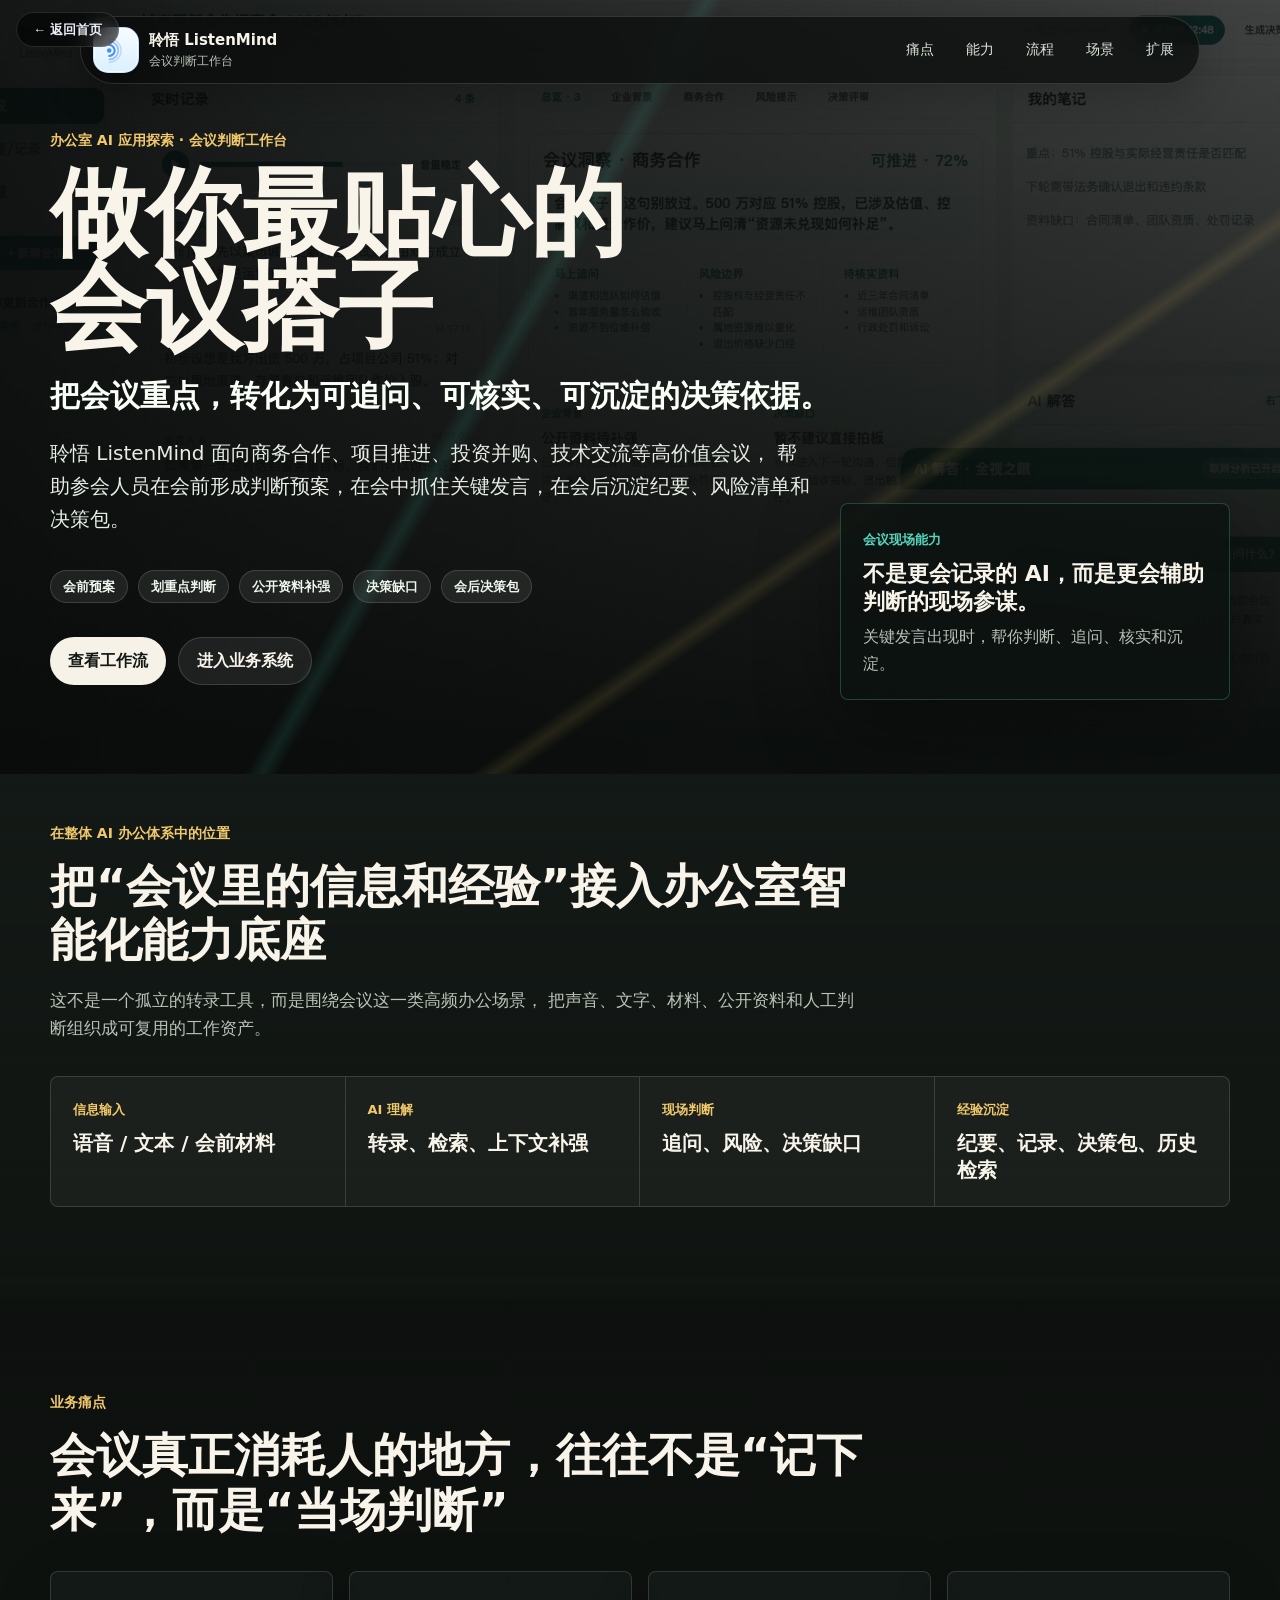
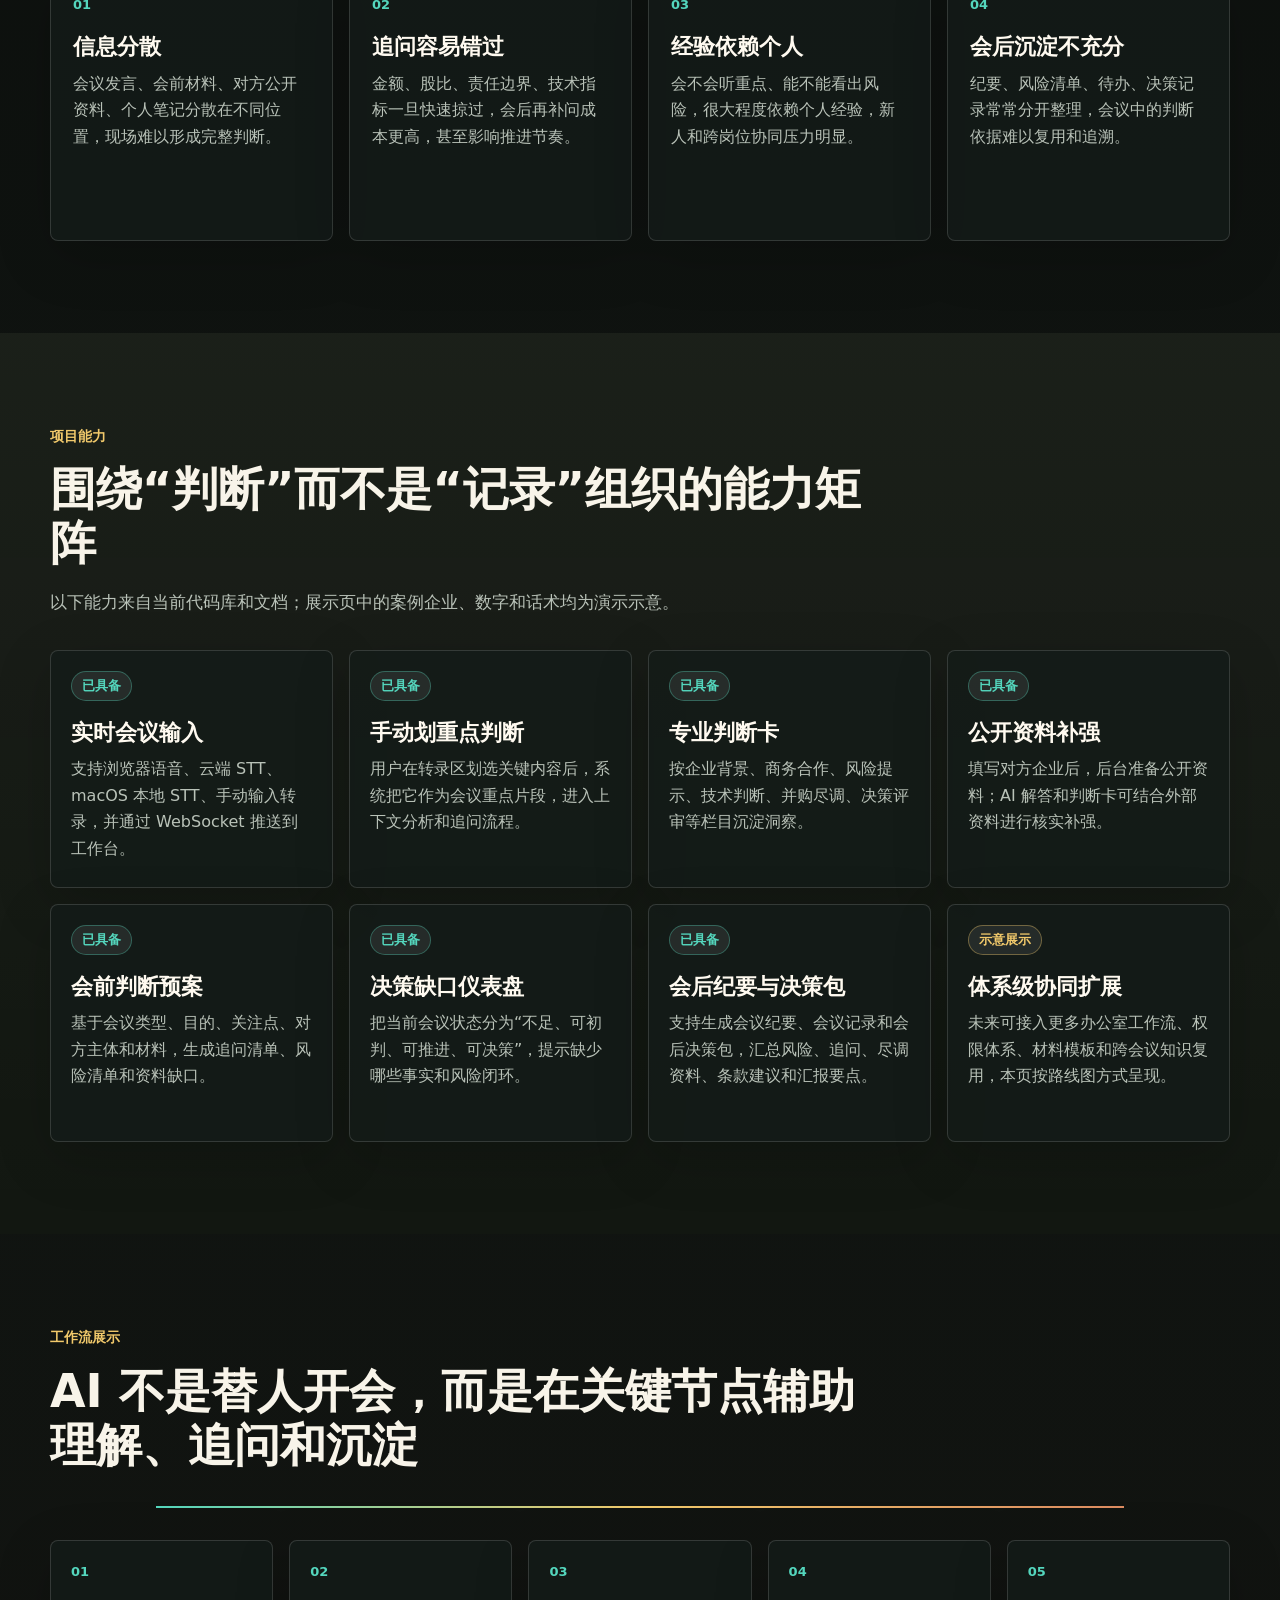
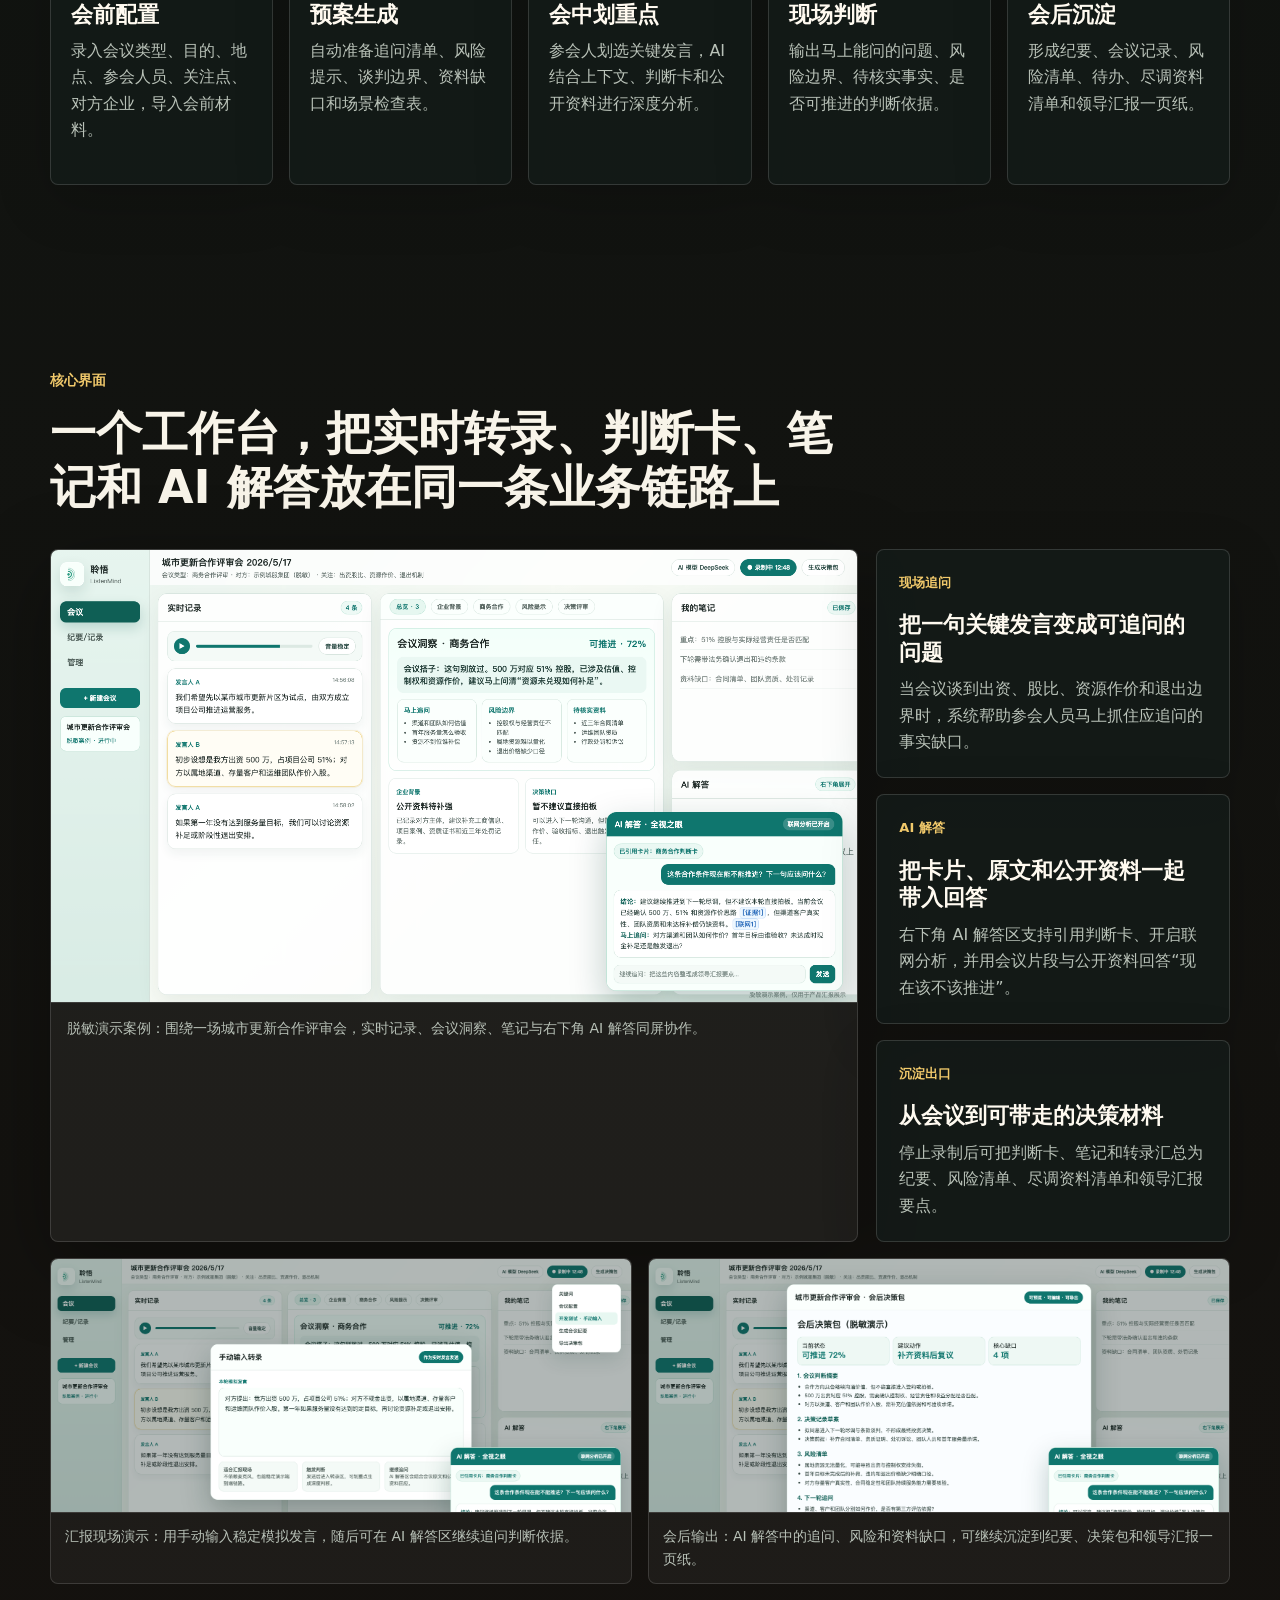
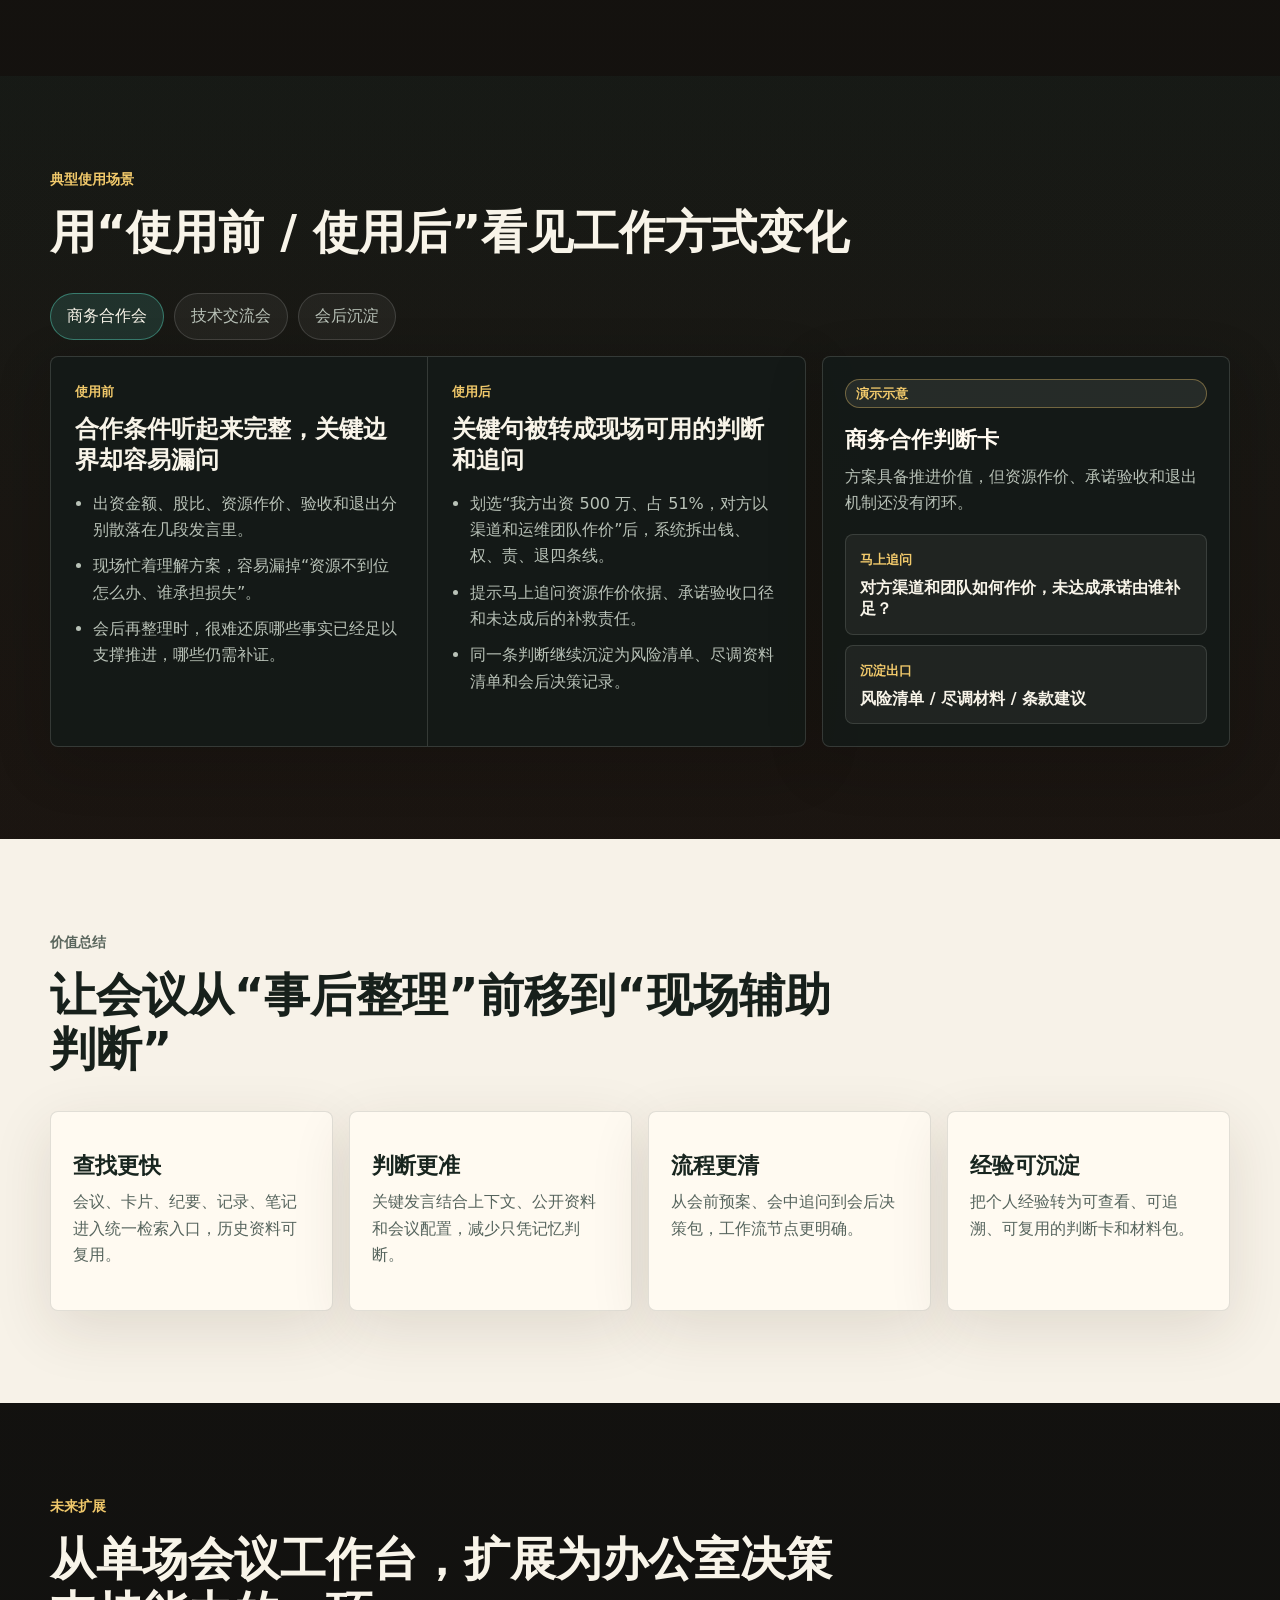
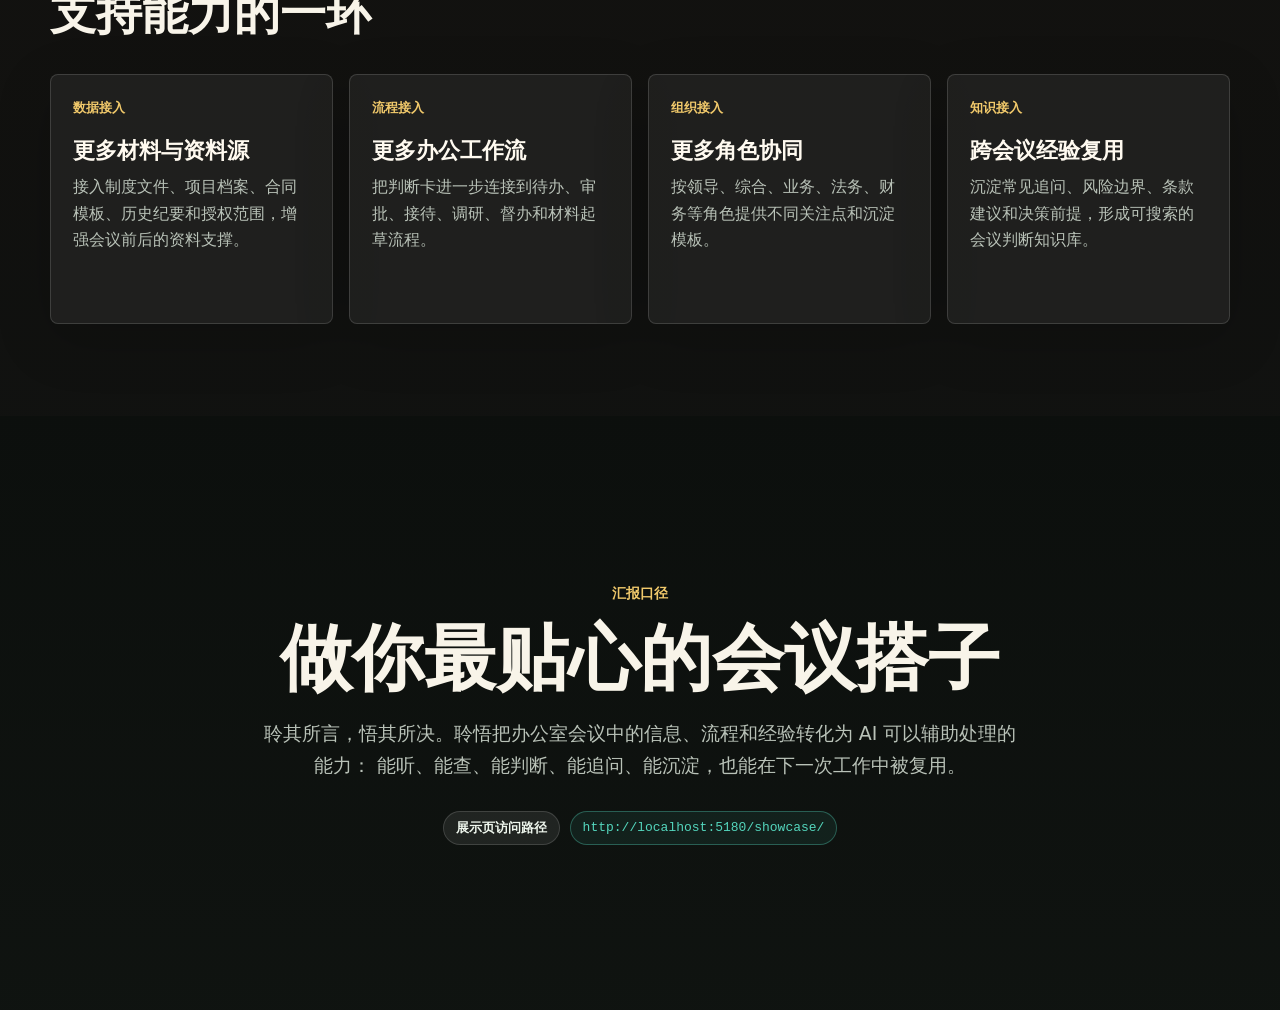
<file: ai-office-showcase/projects/listenmind/index.html>
<!doctype html>
<html lang="zh-CN">
  <head>
    <meta charset="UTF-8" />
    <meta name="viewport" content="width=device-width, initial-scale=1.0" />
    <title>聆悟 ListenMind｜做你最贴心的会议搭子</title>
    <meta
      name="description"
      content="聆悟 ListenMind 产品展示页：做你最贴心的会议搭子，面向领导汇报和参会人员自助浏览的会议判断工作台介绍。"
    />
    <link rel="icon" href="/favicon.svg" />
    <link rel="stylesheet" href="./styles.css" />
  </head>
  <body>
    <a href="../../index.html" style="position:fixed;top:12px;left:16px;z-index:9999;display:inline-flex;align-items:center;gap:6px;padding:6px 16px;border-radius:999px;background:rgba(0,0,0,.55);backdrop-filter:blur(12px);-webkit-backdrop-filter:blur(12px);border:1px solid rgba(255,255,255,.12);color:#e8ecf4;font-size:13px;font-weight:600;font-family:-apple-system,'PingFang SC','Microsoft YaHei',sans-serif;text-decoration:none;transition:background .2s" onmouseover="this.style.background='rgba(139,92,246,.35)'" onmouseout="this.style.background='rgba(0,0,0,.55)'">&larr; 返回首页</a>
    <div class="progress" aria-hidden="true"></div>

    <header class="site-header" aria-label="页面导航">
      <a class="brand" href="#top" aria-label="返回顶部">
        <span class="brand-mark" aria-hidden="true">
          <svg viewBox="0 0 32 32" fill="none">
            <circle cx="8" cy="16" r="2.5" fill="currentColor" />
            <path d="M8,10 A6,6 0 0 1 8,22" stroke="currentColor" stroke-width="2.25" stroke-linecap="round" />
            <path d="M8,6 A10,10 0 0 1 8,26" stroke="currentColor" stroke-width="1.75" stroke-linecap="round" opacity="0.55" />
            <path d="M8,3 A13,13 0 0 1 8,29" stroke="currentColor" stroke-width="1.5" stroke-linecap="round" opacity="0.3" />
          </svg>
        </span>
        <span>
          <strong>聆悟 ListenMind</strong>
          <small>会议判断工作台</small>
        </span>
      </a>
      <nav class="nav-links" aria-label="展示页章节">
        <a href="#pain">痛点</a>
        <a href="#capabilities">能力</a>
        <a href="#workflow">流程</a>
        <a href="#scenes">场景</a>
        <a href="#future">扩展</a>
      </nav>
    </header>

    <main id="top">
      <section class="hero">
        <img
          class="hero-image"
          src="./assets/live-analysis-workspace.png"
          alt="聆悟 ListenMind 实时会议判断工作台界面"
        />
        <div class="hero-shade" aria-hidden="true"></div>
        <div class="hero-grid" aria-hidden="true"></div>
        <div class="hero-content reveal">
          <p class="eyebrow">办公室 AI 应用探索 · 会议判断工作台</p>
          <h1 class="slogan-title">做你最贴心的<br />会议搭子</h1>
          <p class="position-line">把会议重点，转化为可追问、可核实、可沉淀的决策依据。</p>
          <p class="lead">
            聆悟 ListenMind 面向商务合作、项目推进、投资并购、技术交流等高价值会议，
            帮助参会人员在会前形成判断预案，在会中抓住关键发言，在会后沉淀纪要、风险清单和决策包。
          </p>
          <div class="hero-tags" aria-label="关键能力标签">
            <span>会前预案</span>
            <span>划重点判断</span>
            <span>公开资料补强</span>
            <span>决策缺口</span>
            <span>会后决策包</span>
          </div>
          <div class="hero-actions">
            <a href="#workflow" class="primary-link">查看工作流</a>
            <a href="/" class="secondary-link">进入业务系统</a>
          </div>
        </div>
        <aside class="hero-signal reveal" aria-label="项目定位摘要">
          <span>会议现场能力</span>
          <strong>不是更会记录的 AI，而是更会辅助判断的现场参谋。</strong>
          <p>关键发言出现时，帮你判断、追问、核实和沉淀。</p>
        </aside>
      </section>

      <section class="band intro-band">
        <div class="section-head reveal">
          <p class="eyebrow">在整体 AI 办公体系中的位置</p>
          <h2>把“会议里的信息和经验”接入办公室智能化能力底座</h2>
          <p>
            这不是一个孤立的转录工具，而是围绕会议这一类高频办公场景，
            把声音、文字、材料、公开资料和人工判断组织成可复用的工作资产。
          </p>
        </div>
        <div class="system-strip reveal">
          <div>
            <span>信息输入</span>
            <strong>语音 / 文本 / 会前材料</strong>
          </div>
          <div>
            <span>AI 理解</span>
            <strong>转录、检索、上下文补强</strong>
          </div>
          <div>
            <span>现场判断</span>
            <strong>追问、风险、决策缺口</strong>
          </div>
          <div>
            <span>经验沉淀</span>
            <strong>纪要、记录、决策包、历史检索</strong>
          </div>
        </div>
      </section>

      <section class="band pain-band" id="pain">
        <div class="section-head reveal">
          <p class="eyebrow">业务痛点</p>
          <h2>会议真正消耗人的地方，往往不是“记下来”，而是“当场判断”</h2>
        </div>
        <div class="pain-grid">
          <article class="pain-card reveal">
            <span class="card-index">01</span>
            <h3>信息分散</h3>
            <p>会议发言、会前材料、对方公开资料、个人笔记分散在不同位置，现场难以形成完整判断。</p>
          </article>
          <article class="pain-card reveal">
            <span class="card-index">02</span>
            <h3>追问容易错过</h3>
            <p>金额、股比、责任边界、技术指标一旦快速掠过，会后再补问成本更高，甚至影响推进节奏。</p>
          </article>
          <article class="pain-card reveal">
            <span class="card-index">03</span>
            <h3>经验依赖个人</h3>
            <p>会不会听重点、能不能看出风险，很大程度依赖个人经验，新人和跨岗位协同压力明显。</p>
          </article>
          <article class="pain-card reveal">
            <span class="card-index">04</span>
            <h3>会后沉淀不充分</h3>
            <p>纪要、风险清单、待办、决策记录常常分开整理，会议中的判断依据难以复用和追溯。</p>
          </article>
        </div>
      </section>

      <section class="band capability-band" id="capabilities">
        <div class="section-head reveal">
          <p class="eyebrow">项目能力</p>
          <h2>围绕“判断”而不是“记录”组织的能力矩阵</h2>
          <p>以下能力来自当前代码库和文档；展示页中的案例企业、数字和话术均为演示示意。</p>
        </div>
        <div class="capability-grid">
          <article class="capability-item reveal">
            <span class="status done">已具备</span>
            <h3>实时会议输入</h3>
            <p>支持浏览器语音、云端 STT、macOS 本地 STT、手动输入转录，并通过 WebSocket 推送到工作台。</p>
          </article>
          <article class="capability-item reveal">
            <span class="status done">已具备</span>
            <h3>手动划重点判断</h3>
            <p>用户在转录区划选关键内容后，系统把它作为会议重点片段，进入上下文分析和追问流程。</p>
          </article>
          <article class="capability-item reveal">
            <span class="status done">已具备</span>
            <h3>专业判断卡</h3>
            <p>按企业背景、商务合作、风险提示、技术判断、并购尽调、决策评审等栏目沉淀洞察。</p>
          </article>
          <article class="capability-item reveal">
            <span class="status done">已具备</span>
            <h3>公开资料补强</h3>
            <p>填写对方企业后，后台准备公开资料；AI 解答和判断卡可结合外部资料进行核实补强。</p>
          </article>
          <article class="capability-item reveal">
            <span class="status done">已具备</span>
            <h3>会前判断预案</h3>
            <p>基于会议类型、目的、关注点、对方主体和材料，生成追问清单、风险清单和资料缺口。</p>
          </article>
          <article class="capability-item reveal">
            <span class="status done">已具备</span>
            <h3>决策缺口仪表盘</h3>
            <p>把当前会议状态分为“不足、可初判、可推进、可决策”，提示缺少哪些事实和风险闭环。</p>
          </article>
          <article class="capability-item reveal">
            <span class="status done">已具备</span>
            <h3>会后纪要与决策包</h3>
            <p>支持生成会议纪要、会议记录和会后决策包，汇总风险、追问、尽调资料、条款建议和汇报要点。</p>
          </article>
          <article class="capability-item reveal">
            <span class="status demo">示意展示</span>
            <h3>体系级协同扩展</h3>
            <p>未来可接入更多办公室工作流、权限体系、材料模板和跨会议知识复用，本页按路线图方式呈现。</p>
          </article>
        </div>
      </section>

      <section class="band workflow-band" id="workflow">
        <div class="section-head reveal">
          <p class="eyebrow">工作流展示</p>
          <h2>AI 不是替人开会，而是在关键节点辅助理解、追问和沉淀</h2>
        </div>
        <div class="workflow">
          <div class="workflow-line" aria-hidden="true"></div>
          <article class="workflow-step reveal">
            <span>01</span>
            <h3>会前配置</h3>
            <p>录入会议类型、目的、地点、参会人员、关注点、对方企业，导入会前材料。</p>
          </article>
          <article class="workflow-step reveal">
            <span>02</span>
            <h3>预案生成</h3>
            <p>自动准备追问清单、风险提示、谈判边界、资料缺口和场景检查表。</p>
          </article>
          <article class="workflow-step reveal">
            <span>03</span>
            <h3>会中划重点</h3>
            <p>参会人划选关键发言，AI 结合上下文、判断卡和公开资料进行深度分析。</p>
          </article>
          <article class="workflow-step reveal">
            <span>04</span>
            <h3>现场判断</h3>
            <p>输出马上能问的问题、风险边界、待核实事实、是否可推进的判断依据。</p>
          </article>
          <article class="workflow-step reveal">
            <span>05</span>
            <h3>会后沉淀</h3>
            <p>形成纪要、会议记录、风险清单、待办、尽调资料清单和领导汇报一页纸。</p>
          </article>
        </div>
      </section>

      <section class="band demo-band">
        <div class="section-head reveal">
          <p class="eyebrow">核心界面</p>
          <h2>一个工作台，把实时转录、判断卡、笔记和 AI 解答放在同一条业务链路上</h2>
        </div>
        <div class="shot-layout">
          <figure class="product-shot reveal">
            <img src="./assets/live-analysis-workspace.png" alt="实时转录与 AI 分析工作台截图" />
            <figcaption>脱敏演示案例：围绕一场城市更新合作评审会，实时记录、会议洞察、笔记与右下角 AI 解答同屏协作。</figcaption>
          </figure>
          <div class="demo-stack reveal">
            <article>
              <span>现场追问</span>
              <h3>把一句关键发言变成可追问的问题</h3>
              <p>当会议谈到出资、股比、资源作价和退出边界时，系统帮助参会人员马上抓住应追问的事实缺口。</p>
            </article>
            <article>
              <span>AI 解答</span>
              <h3>把卡片、原文和公开资料一起带入回答</h3>
              <p>右下角 AI 解答区支持引用判断卡、开启联网分析，并用会议片段与公开资料回答“现在该不该推进”。</p>
            </article>
            <article>
              <span>沉淀出口</span>
              <h3>从会议到可带走的决策材料</h3>
              <p>停止录制后可把判断卡、笔记和转录汇总为纪要、风险清单、尽调资料清单和领导汇报要点。</p>
            </article>
          </div>
        </div>
        <div class="screenshot-rail reveal" aria-label="补充界面截图">
          <figure>
            <img src="./assets/text-simulation-input.png" alt="手动输入转录与 AI 解答截图" />
            <figcaption>汇报现场演示：用手动输入稳定模拟发言，随后可在 AI 解答区继续追问判断依据。</figcaption>
          </figure>
          <figure>
            <img src="./assets/minutes-decision-record.png" alt="会议纪要与决策记录截图" />
            <figcaption>会后输出：AI 解答中的追问、风险和资料缺口，可继续沉淀到纪要、决策包和领导汇报一页纸。</figcaption>
          </figure>
        </div>
      </section>

      <section class="band scenes-band" id="scenes">
        <div class="section-head reveal">
          <p class="eyebrow">典型使用场景</p>
          <h2>用“使用前 / 使用后”看见工作方式变化</h2>
        </div>
        <div class="scene-tabs reveal" role="tablist" aria-label="典型场景切换">
          <button class="active" type="button" data-scene="cooperation" role="tab" aria-selected="true">
            商务合作会
          </button>
          <button type="button" data-scene="tech" role="tab" aria-selected="false">
            技术交流会
          </button>
          <button type="button" data-scene="after" role="tab" aria-selected="false">
            会后沉淀
          </button>
        </div>
        <div class="scene-panel reveal" aria-live="polite">
          <div class="before-after">
            <article>
              <span>使用前</span>
              <h3 id="before-title">合作条件听起来完整，关键边界却容易漏问</h3>
              <ul id="before-list">
                <li>出资金额、股比、资源作价、验收和退出分别散落在几段发言里。</li>
                <li>现场忙着理解方案，容易漏掉“资源不到位怎么办、谁承担损失”。</li>
                <li>会后再整理时，很难还原哪些事实已经足以支撑推进，哪些仍需补证。</li>
              </ul>
            </article>
            <article>
              <span>使用后</span>
              <h3 id="after-title">关键句被转成现场可用的判断和追问</h3>
              <ul id="after-list">
                <li>划选“我方出资 500 万、占 51%，对方以渠道和运维团队作价”后，系统拆出钱、权、责、退四条线。</li>
                <li>提示马上追问资源作价依据、承诺验收口径和未达成后的补救责任。</li>
                <li>同一条判断继续沉淀为风险清单、尽调资料清单和会后决策记录。</li>
              </ul>
            </article>
          </div>
          <aside class="mock-card" aria-label="演示示意判断卡">
            <span class="status demo">演示示意</span>
            <h3 id="mock-title">商务合作判断卡</h3>
            <p id="mock-summary">方案具备推进价值，但资源作价、承诺验收和退出机制还没有闭环。</p>
            <div class="mini-grid">
              <div>
                <span>马上追问</span>
                <strong id="mock-question">对方渠道和团队如何作价，未达成承诺由谁补足？</strong>
              </div>
              <div>
                <span>沉淀出口</span>
                <strong id="mock-output">风险清单 / 尽调材料 / 条款建议</strong>
              </div>
            </div>
          </aside>
        </div>
      </section>

      <section class="band value-band">
        <div class="section-head reveal">
          <p class="eyebrow">价值总结</p>
          <h2>让会议从“事后整理”前移到“现场辅助判断”</h2>
        </div>
        <div class="value-grid">
          <article class="value-item reveal">
            <strong>查找更快</strong>
            <p>会议、卡片、纪要、记录、笔记进入统一检索入口，历史资料可复用。</p>
          </article>
          <article class="value-item reveal">
            <strong>判断更准</strong>
            <p>关键发言结合上下文、公开资料和会议配置，减少只凭记忆判断。</p>
          </article>
          <article class="value-item reveal">
            <strong>流程更清</strong>
            <p>从会前预案、会中追问到会后决策包，工作流节点更明确。</p>
          </article>
          <article class="value-item reveal">
            <strong>经验可沉淀</strong>
            <p>把个人经验转为可查看、可追溯、可复用的判断卡和材料包。</p>
          </article>
        </div>
      </section>

      <section class="band future-band" id="future">
        <div class="section-head reveal">
          <p class="eyebrow">未来扩展</p>
          <h2>从单场会议工作台，扩展为办公室决策支持能力的一环</h2>
        </div>
        <div class="future-map reveal">
          <article>
            <span>数据接入</span>
            <h3>更多材料与资料源</h3>
            <p>接入制度文件、项目档案、合同模板、历史纪要和授权范围，增强会议前后的资料支撑。</p>
          </article>
          <article>
            <span>流程接入</span>
            <h3>更多办公工作流</h3>
            <p>把判断卡进一步连接到待办、审批、接待、调研、督办和材料起草流程。</p>
          </article>
          <article>
            <span>组织接入</span>
            <h3>更多角色协同</h3>
            <p>按领导、综合、业务、法务、财务等角色提供不同关注点和沉淀模板。</p>
          </article>
          <article>
            <span>知识接入</span>
            <h3>跨会议经验复用</h3>
            <p>沉淀常见追问、风险边界、条款建议和决策前提，形成可搜索的会议判断知识库。</p>
          </article>
        </div>
      </section>

      <section class="band final-band">
        <div class="final-message reveal">
          <p class="eyebrow">汇报口径</p>
          <h2>做你最贴心的会议搭子</h2>
          <p>
            聆其所言，悟其所决。聆悟把办公室会议中的信息、流程和经验转化为 AI 可以辅助处理的能力：
            能听、能查、能判断、能追问、能沉淀，也能在下一次工作中被复用。
          </p>
          <div class="run-note">
            <span>展示页访问路径</span>
            <code>http://localhost:5180/showcase/</code>
          </div>
        </div>
      </section>
    </main>

    <script type="module" src="./showcase.js"></script>
  </body>
</html>
</file>
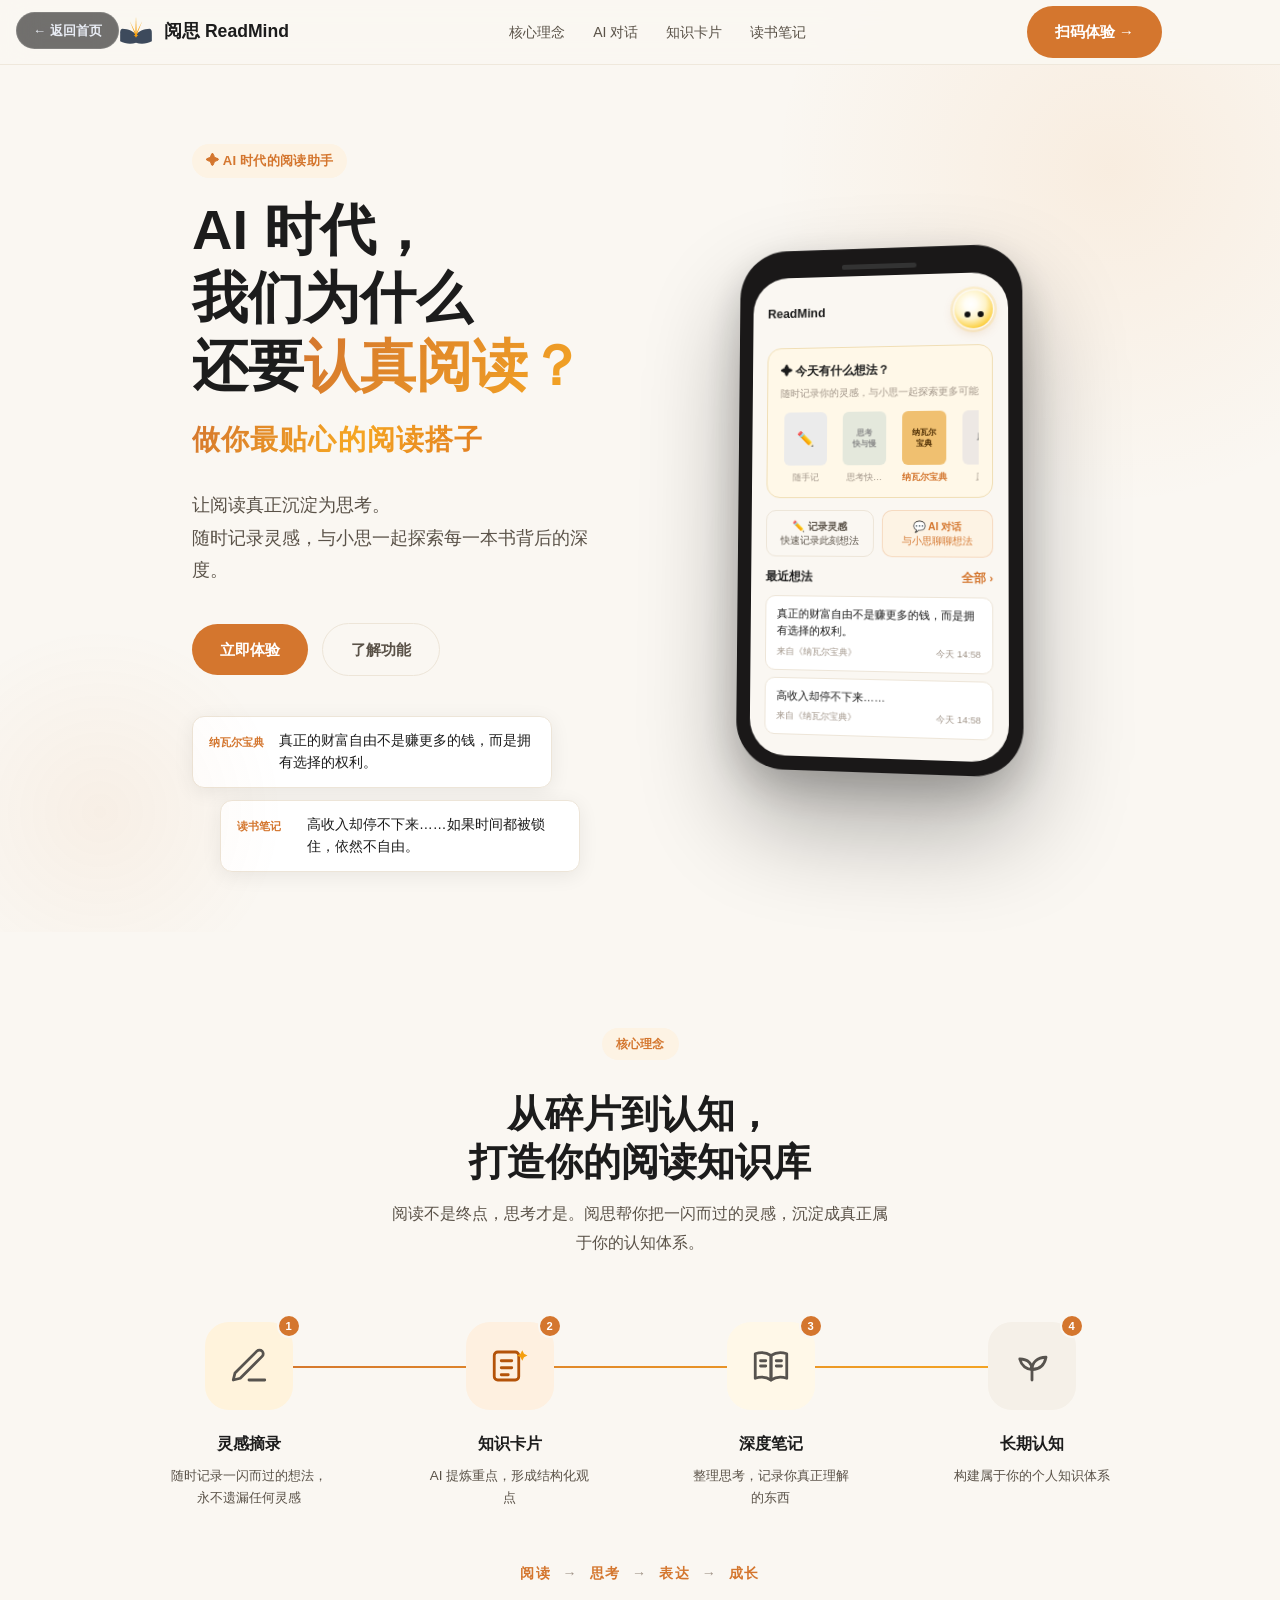
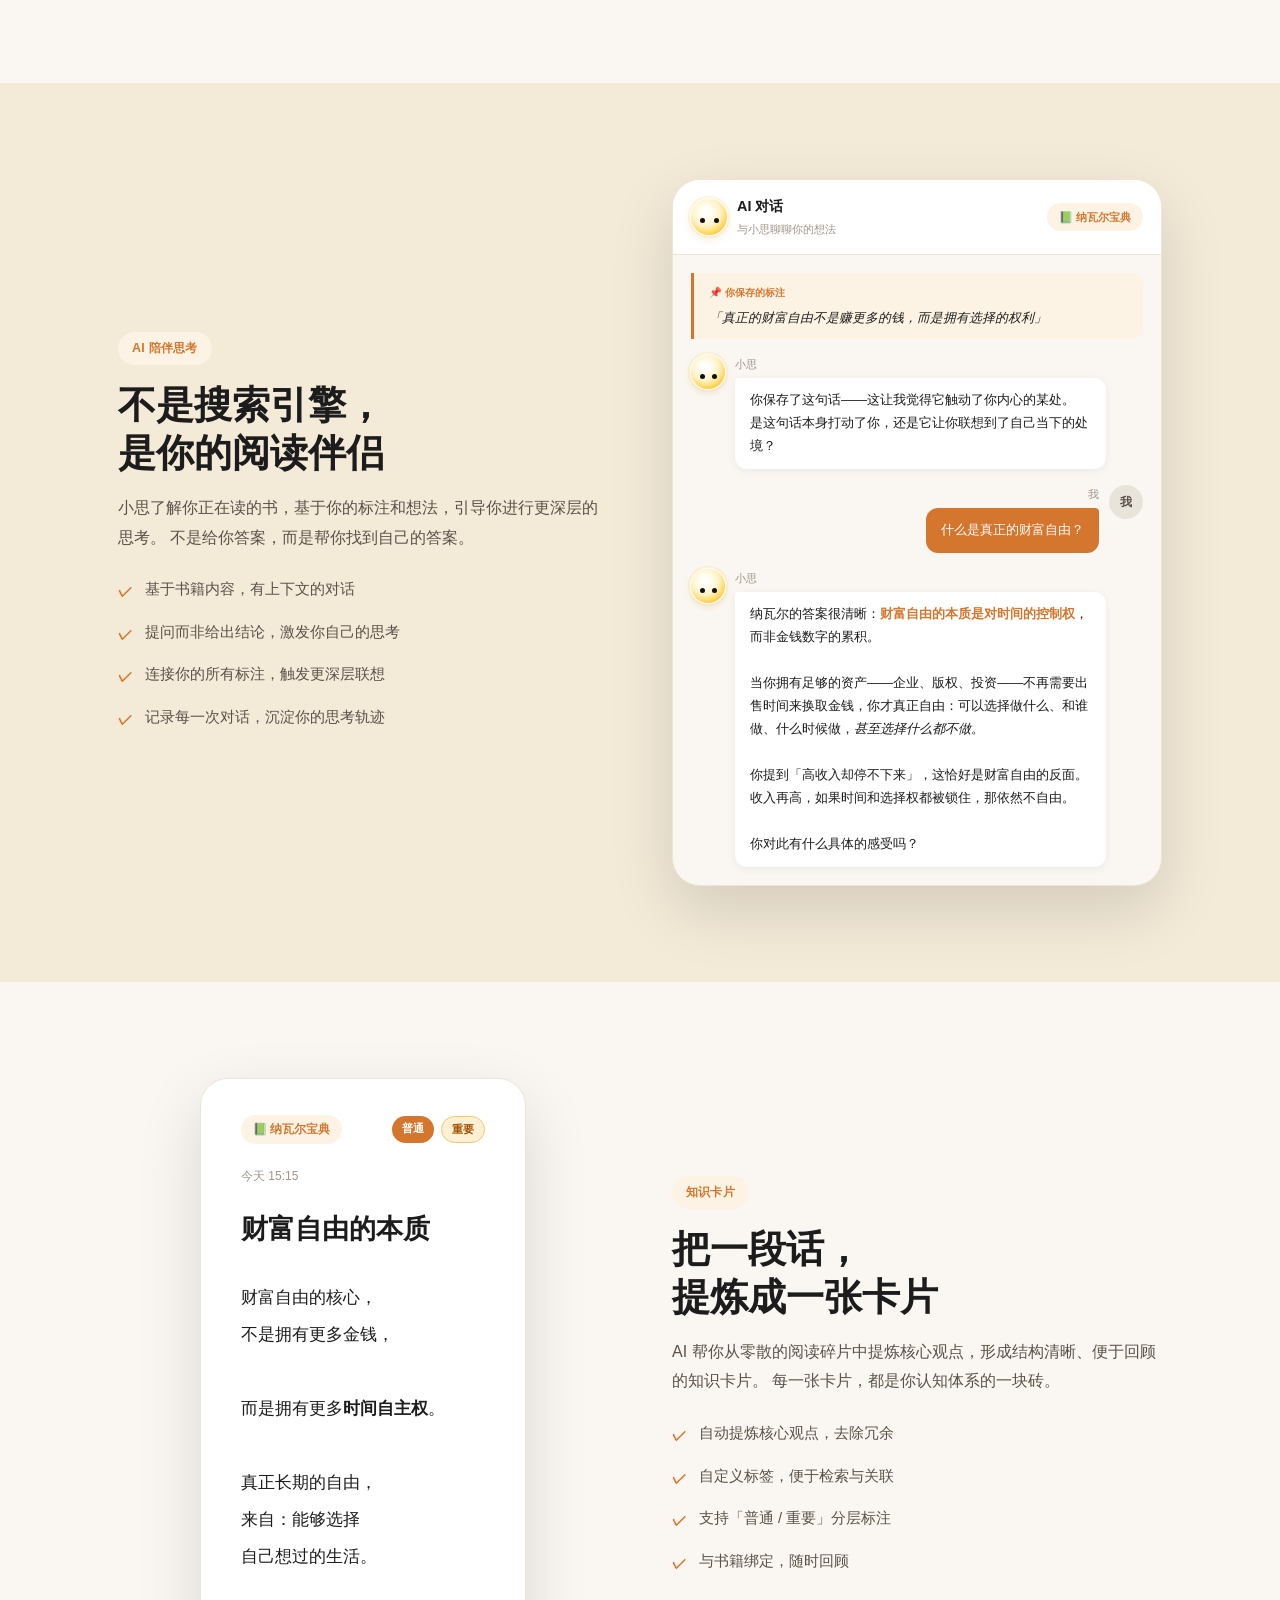
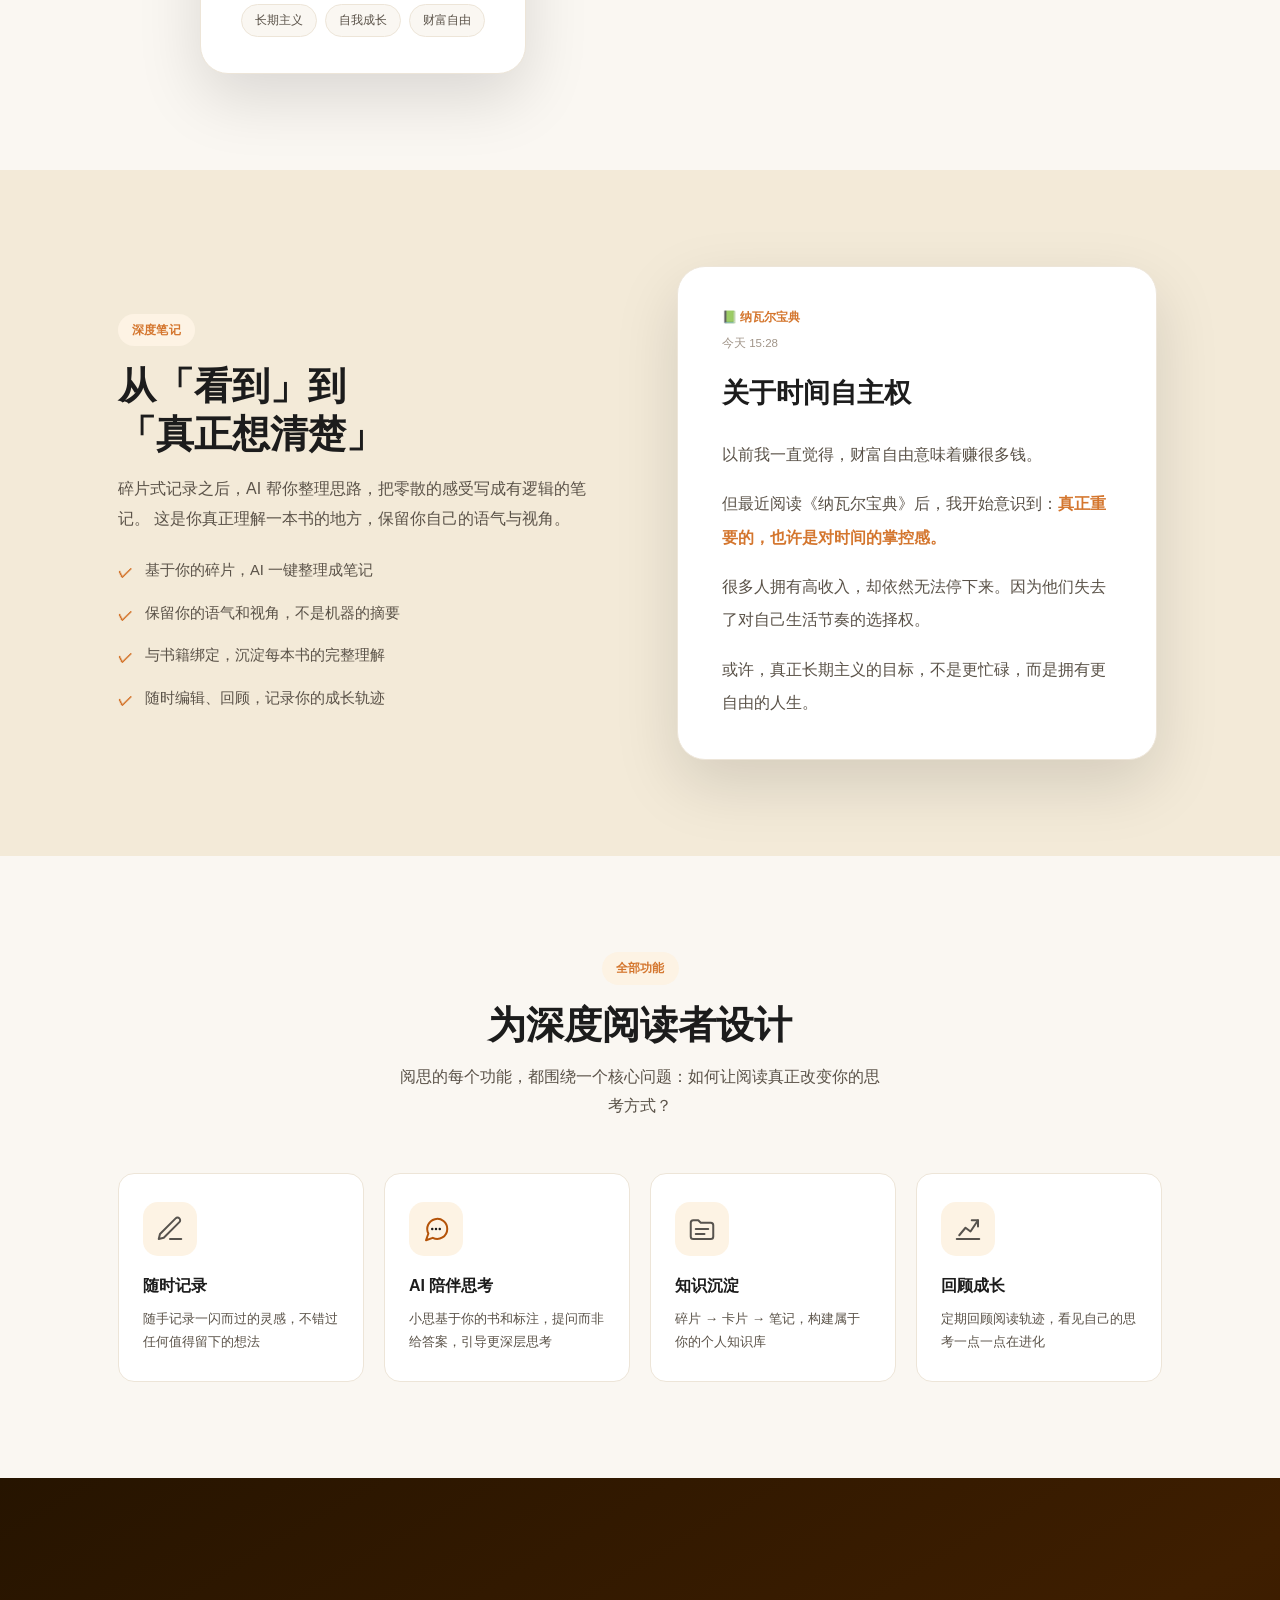
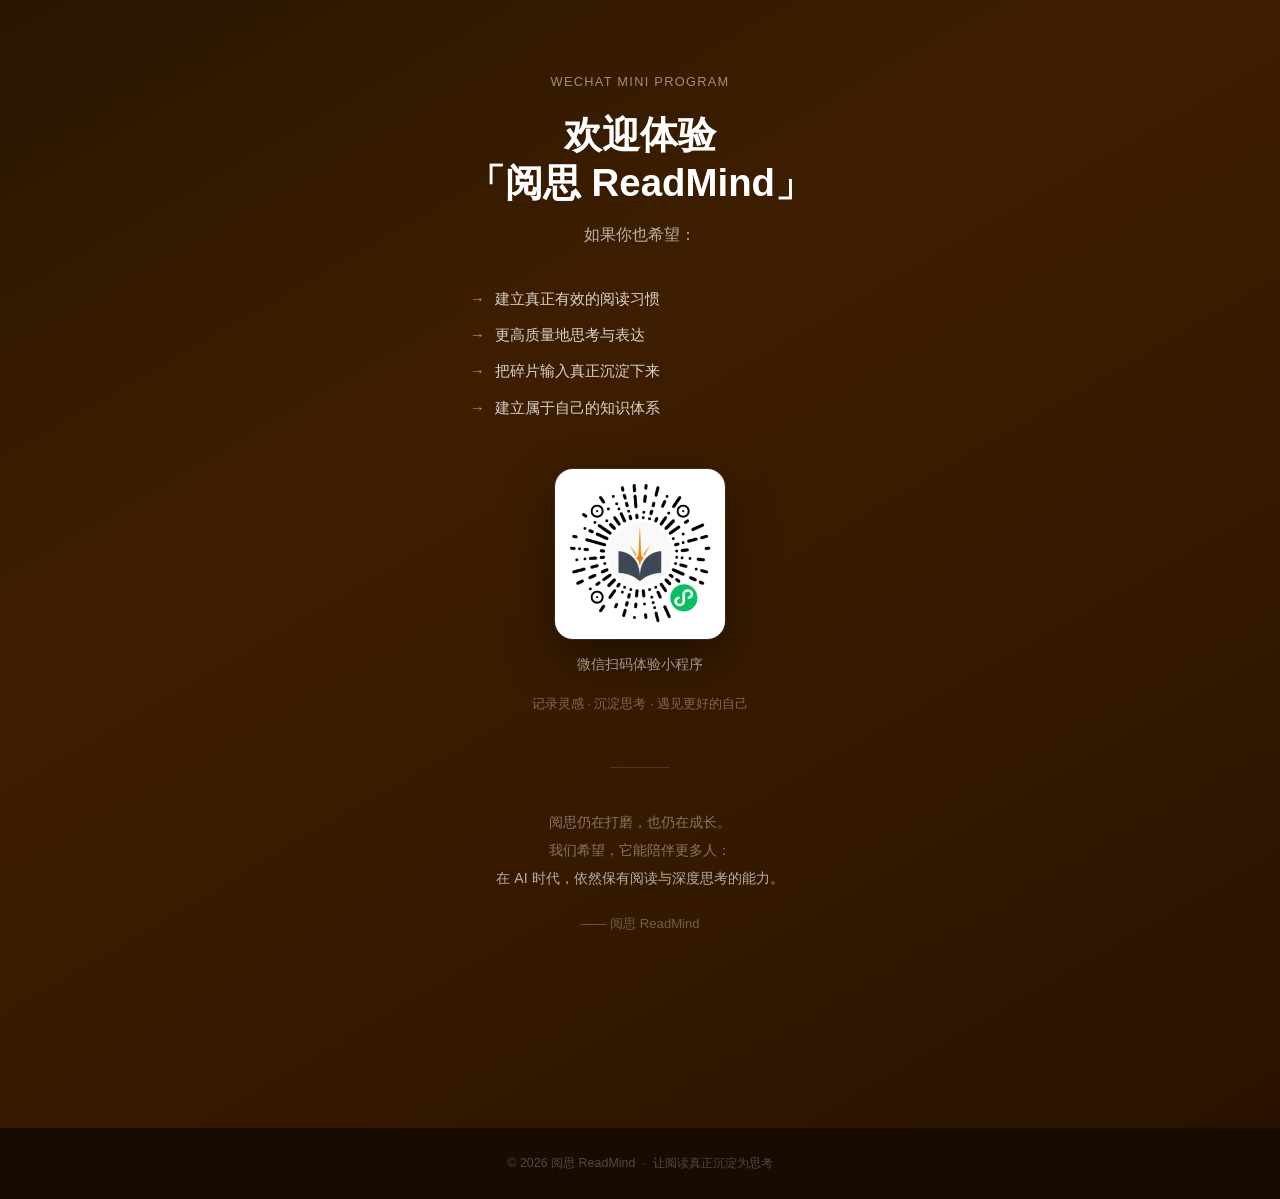
<file: ai-office-showcase/projects/readmind/index.html>
<!DOCTYPE html>
<html lang="zh-CN">
<head>
<meta charset="UTF-8">
<meta name="viewport" content="width=device-width, initial-scale=1.0">
<title>阅思 ReadMind — 让阅读真正沉淀为思考</title>
<style>
/* =============================================
   RESET & VARIABLES
   ============================================= */
*, *::before, *::after { box-sizing: border-box; margin: 0; padding: 0; }

:root {
  --primary:       #D4762E;
  --primary-hover: #BB6320;
  --primary-light: #E8892A;
  --primary-pale:  #FDF3E4;
  --primary-pale2: #F5EAD5;
  --bg:            #FAF7F2;
  --bg-warm:       #F3EAD8;
  --bg-dark:       #221200;
  --card:          #FFFFFF;
  --text:          #1C1C1C;
  --text-2:        #5A5248;
  --text-3:        #A09488;
  --border:        #EDE5D8;
  --r:     16px;
  --r-lg:  28px;
  --r-xl:  40px;
  --sh:    0 4px 20px rgba(0,0,0,.07);
  --sh-lg: 0 24px 64px rgba(0,0,0,.13);
}

html { scroll-behavior: smooth; }

body {
  font-family: -apple-system, "PingFang SC", "Hiragino Sans GB",
               "Microsoft YaHei", "Helvetica Neue", sans-serif;
  background: var(--bg);
  color: var(--text);
  line-height: 1.8;
  overflow-x: hidden;
}

/* =============================================
   TYPOGRAPHY
   ============================================= */
h1 { font-size: clamp(2rem, 5vw, 3.5rem); line-height: 1.22; font-weight: 700; }
h2 { font-size: clamp(1.6rem, 3vw, 2.4rem); line-height: 1.25; font-weight: 700; }
h3 { font-size: 1.2rem; font-weight: 700; }
p  { color: var(--text-2); }

.em-text {
  background: linear-gradient(135deg, var(--primary) 0%, #F5A623 100%);
  -webkit-background-clip: text;
  -webkit-text-fill-color: transparent;
  background-clip: text;
}

/* =============================================
   LAYOUT
   ============================================= */
.container { max-width: 1100px; margin: 0 auto; padding: 0 28px; }

section { padding: 96px 0; }

.two-col {
  display: grid;
  grid-template-columns: 1fr 1fr;
  gap: 64px;
  align-items: center;
}

/* =============================================
   BUTTONS
   ============================================= */
.btn {
  display: inline-flex;
  align-items: center;
  gap: 8px;
  padding: 12px 28px;
  border-radius: 100px;
  font-size: .95rem;
  font-weight: 600;
  cursor: pointer;
  text-decoration: none;
  border: none;
  transition: all .2s;
}
.btn-primary { background: var(--primary); color: #fff; }
.btn-primary:hover { background: var(--primary-hover); transform: translateY(-2px); box-shadow: 0 8px 24px rgba(212,118,46,.35); }
.btn-ghost { border: 1.5px solid var(--border); color: var(--text-2); background: transparent; }
.btn-ghost:hover { border-color: var(--primary); color: var(--primary); }

/* =============================================
   TAGS / LABELS
   ============================================= */
.tag {
  display: inline-flex;
  align-items: center;
  gap: 6px;
  background: var(--primary-pale);
  color: var(--primary);
  padding: 5px 14px;
  border-radius: 100px;
  font-size: .78rem;
  font-weight: 600;
  letter-spacing: .02em;
}

/* =============================================
   MASCOT — golden glow orb with eyes
   ============================================= */
.mascot {
  --sz: 72px;
  width:  var(--sz);
  height: var(--sz);
  border-radius: 50%;
  background: radial-gradient(
    circle at 42% 36%,
    #FFFFFF 0%,
    #FFFDF5 18%,
    #FEF3C7 46%,
    #FCD34D 72%,
    #F59E0B 100%
  );
  box-shadow:
    0 0 0 2px rgba(255,255,255,.78),
    0 0 0 calc(var(--sz)*.12) rgba(252,211,77,.28),
    0 0 0 calc(var(--sz)*.22) rgba(245,158,11,.10),
    0 8px 28px rgba(190,95,10,.18);
  position: relative;
  animation: mascot-float 3.2s ease-in-out infinite;
  flex-shrink: 0;
}
.mascot::before,
.mascot::after {
  content: '';
  position: absolute;
  width:  calc(var(--sz)*.14);
  height: calc(var(--sz)*.14);
  background: #111111;
  border-radius: 50%;
  top: 55%;
}
.mascot::before { left: 27%; }
.mascot::after  { right: 25%; }

@keyframes mascot-float {
  0%, 100% { transform: translateY(0)   rotate(-1.5deg); }
  50%       { transform: translateY(-10px) rotate(2deg); }
}

/* =============================================
   NAV
   ============================================= */
nav {
  position: fixed;
  top: 0; left: 0; right: 0;
  z-index: 100;
  background: rgba(250,247,242,.88);
  backdrop-filter: blur(14px);
  -webkit-backdrop-filter: blur(14px);
  border-bottom: 1px solid rgba(237,229,216,.8);
}
.nav-inner {
  display: flex;
  align-items: center;
  justify-content: space-between;
  height: 64px;
  max-width: 1100px;
  margin: 0 auto;
  padding: 0 28px;
}
.nav-logo {
  display: flex;
  align-items: center;
  gap: 10px;
  text-decoration: none;
  font-size: 1.1rem;
  font-weight: 700;
  color: var(--text);
}
.nav-logo-icon {
  width: 36px; height: 36px;
  display: block;
  flex-shrink: 0;
  object-fit: contain;
}

/* =============================================
   FLOW / FEATURE ICONS (lucide-style)
   ============================================= */
.icn {
  width: 44px; height: 44px;
  stroke: #57534E;        /* stone-600 */
  stroke-width: 1.6;
  fill: none;
  stroke-linecap: round;
  stroke-linejoin: round;
}
.icn--accent { stroke: #B45309; }   /* amber-700 重点节点 */
.icn--spark  { color: #F59E0B; }
.flow-icon-bg .icn { width: 42px; height: 42px; }
.feat-icon .icn    { width: 30px; height: 30px; }
.nav-links {
  display: flex;
  gap: 28px;
  list-style: none;
}
.nav-links a {
  text-decoration: none;
  font-size: .88rem;
  color: var(--text-2);
  transition: color .2s;
}
.nav-links a:hover { color: var(--primary); }

/* =============================================
   HERO
   ============================================= */
.hero {
  min-height: 100vh;
  display: flex;
  align-items: center;
  padding-top: 64px;
  position: relative;
  overflow: hidden;
}

/* big decorative circle */
.hero::before {
  content: '';
  position: absolute;
  top: -180px; right: -180px;
  width: 700px; height: 700px;
  background: radial-gradient(circle, rgba(232,137,42,.09) 0%, transparent 68%);
  pointer-events: none;
}
.hero::after {
  content: '';
  position: absolute;
  bottom: -80px; left: -100px;
  width: 400px; height: 400px;
  background: radial-gradient(circle, rgba(212,118,46,.06) 0%, transparent 65%);
  pointer-events: none;
}

.hero-inner {
  display: grid;
  grid-template-columns: 1fr 1fr;
  gap: 56px;
  align-items: center;
  max-width: 1100px;
  margin: 0 auto;
  padding: 80px 28px 60px;
}

.hero-eyebrow {
  display: flex;
  align-items: center;
  gap: 10px;
  margin-bottom: 18px;
}
.hero-eyebrow .tag { font-size: .82rem; }

.hero-title { margin-bottom: 14px; }
.hero-tagline {
  font-size: clamp(1.3rem, 2.8vw, 1.75rem);
  font-weight: 700;
  letter-spacing: .04em;
  margin-bottom: 24px;
  background: linear-gradient(120deg, var(--primary) 0%, #F5A623 55%, #E07B20 100%);
  -webkit-background-clip: text;
  -webkit-text-fill-color: transparent;
  background-clip: text;
  display: inline-block;
}

.hero-sub {
  font-size: 1.1rem;
  color: var(--text-2);
  margin-bottom: 36px;
  max-width: 420px;
  line-height: 1.85;
}

.hero-cta {
  display: flex;
  gap: 14px;
  align-items: center;
  flex-wrap: wrap;
  margin-bottom: 40px;
}

/* Quote chips floating in hero */
.hero-quotes {
  display: flex;
  flex-direction: column;
  gap: 12px;
}
.quote-chip {
  display: inline-flex;
  align-items: flex-start;
  gap: 10px;
  background: var(--card);
  border: 1px solid var(--border);
  border-radius: 12px;
  padding: 13px 16px;
  box-shadow: var(--sh);
  max-width: 360px;
  opacity: 0;
  transform: translateY(16px);
  animation: chip-in .6s ease forwards;
}
.quote-chip:nth-child(2) { animation-delay: .18s; margin-left: 28px; }
.quote-chip:nth-child(3) { animation-delay: .36s; }

@keyframes chip-in {
  to { opacity: 1; transform: translateY(0); }
}

.chip-src {
  font-size: .7rem;
  color: var(--primary);
  font-weight: 700;
  white-space: nowrap;
  padding-top: 2px;
  min-width: 60px;
}
.chip-text {
  font-size: .86rem;
  color: var(--text);
  line-height: 1.6;
}

/* =============================================
   PHONE MOCKUP
   ============================================= */
.phone-wrap {
  display: flex;
  justify-content: center;
  align-items: flex-end;
  perspective: 800px;
}
.phone {
  width: 286px;
  background: #1A1818;
  border-radius: 48px;
  padding: 14px;
  box-shadow:
    0 50px 100px rgba(0,0,0,.32),
    0 15px 40px rgba(0,0,0,.18),
    inset 0 1px 0 rgba(255,255,255,.08);
  transform: rotateY(-6deg) rotateX(2deg);
  transition: transform .4s ease;
  flex-shrink: 0;
}
.phone:hover { transform: rotateY(-2deg) rotateX(1deg) translateY(-6px); }
.phone-notch {
  height: 8px;
  display: flex;
  align-items: center;
  justify-content: center;
  margin-bottom: 6px;
}
.phone-notch-bar {
  width: 76px; height: 5px;
  background: #333;
  border-radius: 3px;
}
.phone-screen {
  background: var(--bg);
  border-radius: 36px;
  overflow: hidden;
  /* cap height so the mockup looks like a real phone (≈19:9 at 258px screen width) */
  max-height: 540px;
}

/* ---- App: Home Screen ---- */
.screen { padding: 18px 15px 14px; min-height: 420px; }

.s-topbar {
  display: flex;
  justify-content: space-between;
  align-items: center;
  margin-bottom: 16px;
}
.s-logo { font-size: .82rem; font-weight: 800; color: var(--text); }
.s-mascot {
  --sz: 38px;
  width: var(--sz); height: var(--sz);
  border-radius: 50%;
  background: radial-gradient(circle at 42% 36%, #FFFFFF 0%, #FFFDF5 18%, #FEF3C7 46%, #FCD34D 72%, #F59E0B 100%);
  box-shadow: 0 0 0 1.5px rgba(255,255,255,.78), 0 0 0 4px rgba(252,211,77,.22), 0 4px 12px rgba(180,90,10,.18);
  position: relative;
  animation: mascot-float 3.2s ease-in-out infinite;
}
.s-mascot::before, .s-mascot::after {
  content: ''; position: absolute;
  width: 6px; height: 6px;
  background: #111111; border-radius: 50%;
  top: 55%;
}
.s-mascot::before { left: 25%; }
.s-mascot::after  { right: 23%; }

.s-today {
  background: #FFF8E8;
  border: 1px solid #F0DEB5;
  border-radius: 14px;
  padding: 13px 13px 12px;
  margin-bottom: 12px;
}
.s-today-h { font-size: .76rem; font-weight: 800; margin-bottom: 2px; }
.s-today-sub { font-size: .62rem; color: var(--text-3); margin-bottom: 10px; }

.s-books {
  display: flex;
  gap: 8px;
  overflow-x: auto;
  scrollbar-width: none;
}
.s-books::-webkit-scrollbar { display: none; }
.s-book {
  flex-shrink: 0;
  text-align: center;
  width: 52px;
}
.s-book-cover {
  width: 44px; height: 54px;
  border-radius: 6px;
  margin: 0 auto 4px;
  display: flex; align-items: center; justify-content: center;
  font-size: .5rem; font-weight: 700; line-height: 1.4;
  text-align: center; padding: 4px;
}
.s-book-name { font-size: .58rem; color: var(--text-3); }
.s-book.active .s-book-cover { background: #F0C070; color: #4A2A00; }
.s-book.active .s-book-name  { color: var(--primary); font-weight: 700; }
.s-book:not(.active) .s-book-cover { background: #EBEBEB; color: #888; }

.s-btn-row {
  display: grid; grid-template-columns: 1fr 1fr;
  gap: 8px; margin: 10px 0;
}
.s-btn {
  border-radius: 10px; padding: 9px 6px;
  font-size: .65rem; font-weight: 600;
  text-align: center; line-height: 1.3;
}
.s-btn-outline { border: 1.5px solid var(--border); color: var(--text-2); }
.s-btn-fill { background: var(--primary-pale); color: var(--primary); border: 1.5px solid rgba(212,118,46,.2); }

.s-section-row {
  display: flex; justify-content: space-between;
  font-size: .72rem; font-weight: 700; color: var(--text);
  margin: 10px 0 8px;
}
.s-section-row span:last-child { color: var(--primary); }

.s-thought {
  background: white; border: 1px solid var(--border);
  border-radius: 10px; padding: 9px 11px;
  margin-bottom: 7px;
}
.s-thought-text { font-size: .68rem; color: var(--text); line-height: 1.55; }
.s-thought-meta {
  display: flex; justify-content: space-between;
  font-size: .58rem; color: var(--text-3); margin-top: 4px;
}

/* =============================================
   SECTION: FLOW
   ============================================= */
.flow-section { background: var(--bg); }
.flow-header { text-align: center; margin-bottom: 64px; }
.flow-header .tag { margin-bottom: 16px; }
.flow-header h2 { margin-bottom: 14px; }
.flow-header p { max-width: 500px; margin: 0 auto; font-size: 1rem; }

.flow-track {
  display: flex;
  align-items: flex-start;
  gap: 0;
  position: relative;
}
.flow-track::before {
  content: '';
  position: absolute;
  top: 44px;
  left: calc(12.5%);
  right: calc(12.5%);
  height: 2px;
  background: linear-gradient(90deg, var(--primary) 0%, #F5A623 100%);
  z-index: 0;
}

.flow-item {
  flex: 1;
  text-align: center;
  padding: 0 12px;
  position: relative;
  z-index: 1;
}
.flow-icon-bg {
  width: 88px; height: 88px;
  margin: 0 auto 20px;
  border-radius: 24px;
  display: flex; align-items: center; justify-content: center;
  font-size: 2.2rem;
  position: relative;
}
.flow-icon-bg::after {
  content: attr(data-n);
  position: absolute;
  top: -8px; right: -8px;
  width: 24px; height: 24px;
  background: var(--primary);
  color: white;
  border-radius: 50%;
  font-size: .7rem; font-weight: 800;
  display: flex; align-items: center; justify-content: center;
  border: 2px solid var(--bg);
}
.flow-name { font-size: 1rem; font-weight: 700; margin-bottom: 6px; }
.flow-desc { font-size: .84rem; color: var(--text-2); line-height: 1.65; max-width: 160px; margin: 0 auto; }

.flow-tagline {
  text-align: center;
  margin-top: 52px;
  font-size: .88rem;
  color: var(--text-3);
  letter-spacing: .12em;
}
.flow-tagline span { color: var(--primary); font-weight: 700; }

/* =============================================
   SECTION: AI DIALOG
   ============================================= */
.ai-section { background: var(--bg-warm); }
.ai-section .two-col { max-width: 1100px; margin: 0 auto; padding: 0 28px; }

.feature-list {
  display: flex; flex-direction: column; gap: 14px;
  margin-top: 28px;
}
.feature-list li {
  display: flex; align-items: flex-start; gap: 12px;
  font-size: .92rem; color: var(--text-2); list-style: none;
}
.feature-list li::before {
  content: '✓';
  color: var(--primary);
  font-weight: 800;
  flex-shrink: 0;
  margin-top: 2px;
}

/* Chat window */
.chat-window {
  background: var(--bg);
  border-radius: var(--r-lg);
  overflow: hidden;
  box-shadow: var(--sh-lg);
  border: 1px solid var(--border);
}
.chat-bar {
  background: white;
  padding: 14px 18px;
  border-bottom: 1px solid var(--border);
  display: flex; align-items: center; gap: 10px;
}
.chat-bar-info { flex: 1; }
.chat-bar-title { font-size: .9rem; font-weight: 700; }
.chat-bar-sub   { font-size: .7rem; color: var(--text-3); }
.chat-badge {
  background: var(--primary-pale);
  color: var(--primary);
  padding: 4px 12px;
  border-radius: 100px;
  font-size: .7rem; font-weight: 700;
}

.chat-body { padding: 18px; display: flex; flex-direction: column; gap: 16px; }

/* book highlight bar */
.book-bar {
  background: var(--primary-pale);
  border-left: 3px solid var(--primary);
  border-radius: 0 10px 10px 0;
  padding: 11px 15px;
}
.book-bar-label { font-size: .65rem; color: var(--primary); font-weight: 700; margin-bottom: 5px; }
.book-bar-text  { font-size: .8rem; color: var(--text); font-style: italic; line-height: 1.65; }

.msg { display: flex; gap: 10px; align-items: flex-start; }
.msg.user { flex-direction: row-reverse; }

.msg-ava {
  width: 34px; height: 34px;
  border-radius: 50%;
  flex-shrink: 0;
  display: flex; align-items: center; justify-content: center;
  font-size: .75rem; font-weight: 700;
}
.msg-ava.ai  {
  --sz: 34px;
  width: var(--sz); height: var(--sz);
  background: radial-gradient(circle at 42% 36%, #FFFFFF 0%, #FFFDF5 18%, #FEF3C7 46%, #FCD34D 72%, #F59E0B 100%);
  box-shadow: 0 0 0 1.5px rgba(255,255,255,.78), 0 0 0 3px rgba(252,211,77,.2), 0 3px 10px rgba(180,90,10,.16);
  position: relative;
  border-radius: 50%;
}
.msg-ava.ai::before, .msg-ava.ai::after {
  content: ''; position: absolute;
  width: 5px; height: 5px;
  background: #111111; border-radius: 50%;
  top: 55%;
}
.msg-ava.ai::before { left: 25%; }
.msg-ava.ai::after  { right: 23%; }
.msg-ava.user { background: #E8E4DC; color: var(--text-2); }

.msg-body { max-width: 82%; }
.msg-name { font-size: .66rem; color: var(--text-3); margin-bottom: 4px; }
.msg.user .msg-name { text-align: right; }

.bubble {
  padding: 11px 15px;
  border-radius: 12px;
  font-size: .82rem;
  line-height: 1.75;
}
.bubble.ai {
  background: white;
  color: var(--text);
  border-radius: 4px 12px 12px 12px;
  box-shadow: 0 2px 10px rgba(0,0,0,.06);
}
.bubble.user {
  background: var(--primary);
  color: white;
  border-radius: 12px 4px 12px 12px;
}
.bubble strong { font-weight: 700; }
.bubble .hl { color: var(--primary); font-weight: 700; }

/* =============================================
   SECTION: KNOWLEDGE CARD
   ============================================= */
.card-section { background: var(--bg); }
.card-section .two-col { max-width: 1100px; margin: 0 auto; padding: 0 28px; }

.knowledge-card {
  background: var(--card);
  border-radius: var(--r-lg);
  padding: 36px 40px;
  box-shadow: var(--sh-lg);
  border: 1px solid var(--border);
  max-width: 460px;
  opacity: 0;
  transform: translateY(28px);
  transition: opacity .7s ease, transform .7s ease;
}
.knowledge-card.visible { opacity: 1; transform: translateY(0); }

.kc-meta {
  display: flex; align-items: center; justify-content: space-between;
  margin-bottom: 22px; flex-wrap: wrap; gap: 10px;
}
.kc-src {
  display: inline-flex; align-items: center; gap: 6px;
  background: var(--primary-pale);
  color: var(--primary);
  padding: 4px 12px; border-radius: 100px;
  font-size: .72rem; font-weight: 700;
}
.kc-badges { display: flex; gap: 7px; }
.badge {
  padding: 3px 10px; border-radius: 100px;
  font-size: .68rem; font-weight: 600;
}
.badge-norm { background: var(--primary); color: white; }
.badge-imp  { background: #FFF0D4; color: #A05000; border: 1px solid #EEC870; }

.kc-title { font-size: 1.7rem; font-weight: 800; margin-bottom: 26px; }

.kc-body {
  font-size: 1.05rem;
  line-height: 2.2;
  color: var(--text);
  margin-bottom: 28px;
}
.kc-body strong { font-weight: 800; color: var(--text); }

.kc-tags { display: flex; gap: 8px; flex-wrap: wrap; }
.kc-tag {
  padding: 5px 13px;
  background: var(--bg);
  border: 1px solid var(--border);
  border-radius: 100px;
  font-size: .75rem;
  color: var(--text-2);
}

/* =============================================
   SECTION: READING NOTE
   ============================================= */
.note-section { background: var(--bg-warm); }
.note-section .two-col { max-width: 1100px; margin: 0 auto; padding: 0 28px; }

.reading-note {
  background: var(--card);
  border-radius: var(--r-lg);
  padding: 40px 44px;
  box-shadow: var(--sh-lg);
  border: 1px solid var(--border);
  max-width: 480px;
  opacity: 0;
  transform: translateY(28px);
  transition: opacity .7s ease, transform .7s ease;
}
.reading-note.visible { opacity: 1; transform: translateY(0); }

.rn-src {
  color: var(--primary); font-size: .76rem; font-weight: 700;
  display: flex; align-items: center; gap: 6px; margin-bottom: 4px;
}
.rn-date { font-size: .72rem; color: var(--text-3); margin-bottom: 22px; }
.rn-title { font-size: 1.7rem; font-weight: 800; margin-bottom: 28px; line-height: 1.25; }
.rn-body { font-size: .97rem; line-height: 2.15; color: var(--text-2); }
.rn-body p { margin-bottom: 16px; }
.rn-body p:last-child { margin-bottom: 0; }
.rn-body strong { color: var(--primary); font-weight: 700; }

/* =============================================
   SECTION: FEATURES GRID
   ============================================= */
.features-section { background: var(--bg); }
.feat-grid {
  display: grid;
  grid-template-columns: repeat(4, 1fr);
  gap: 20px;
  margin-top: 52px;
}
.feat-card {
  background: var(--card);
  border: 1px solid var(--border);
  border-radius: var(--r);
  padding: 28px 24px;
  transition: all .22s;
}
.feat-card:hover {
  transform: translateY(-5px);
  box-shadow: var(--sh-lg);
  border-color: rgba(212,118,46,.25);
}
.feat-icon {
  width: 54px; height: 54px;
  background: var(--primary-pale);
  border-radius: 15px;
  display: flex; align-items: center; justify-content: center;
  font-size: 1.8rem;
  margin-bottom: 16px;
}
.feat-name { font-size: 1rem; font-weight: 700; margin-bottom: 8px; }
.feat-desc { font-size: .84rem; color: var(--text-2); line-height: 1.65; }

/* =============================================
   SECTION: CTA / QR
   ============================================= */
.cta-section {
  background: linear-gradient(150deg, #261400 0%, #3E1E00 40%, #2A1200 100%);
  color: white;
}
.cta-inner {
  max-width: 780px;
  margin: 0 auto;
  padding: 96px 28px;
  text-align: center;
}
.cta-eyebrow {
  font-size: .8rem;
  color: rgba(255,255,255,.5);
  letter-spacing: .1em;
  text-transform: uppercase;
  margin-bottom: 18px;
}
.cta-title { color: white; margin-bottom: 14px; }
.cta-lead  { color: rgba(255,255,255,.65); font-size: 1rem; margin-bottom: 36px; }

.cta-list {
  display: flex;
  flex-direction: column;
  align-items: flex-start;
  gap: 10px;
  margin: 0 auto 48px;
  max-width: 340px;
  text-align: left;
}
.cta-list li {
  display: flex; align-items: flex-start; gap: 10px;
  font-size: .92rem; color: rgba(255,255,255,.8); list-style: none;
}
.cta-list li::before {
  content: '→';
  color: var(--primary-light);
  flex-shrink: 0;
}

.qr-block {
  display: flex;
  flex-direction: column;
  align-items: center;
  gap: 14px;
}
.qr-frame {
  width: 170px; height: 170px;
  background: white;
  border-radius: 18px;
  padding: 12px;
  display: flex; align-items: center; justify-content: center;
  box-shadow: 0 0 0 1px rgba(255,255,255,.08), 0 20px 50px rgba(0,0,0,.4);
}
.qr-frame img {
  width: 100%; height: 100%;
  object-fit: contain;
  border-radius: 8px;
  display: block;
}
/* fallback when qr-code.png not found */
.qr-fallback {
  display: none;
  flex-direction: column;
  align-items: center;
  justify-content: center;
  gap: 8px;
  width: 100%; height: 100%;
  background: var(--bg);
  border-radius: 8px;
}
.qr-fallback-icon { font-size: 2.4rem; }
.qr-fallback-text { font-size: .68rem; color: var(--text-3); text-align: center; line-height: 1.6; }

.qr-label    { font-size: .85rem; color: rgba(255,255,255,.55); }
.qr-sublabel { font-size: .8rem;  color: rgba(255,255,255,.35); }

.cta-divider {
  width: 60px; height: 1px;
  background: rgba(255,255,255,.12);
  margin: 52px auto 40px;
}
.cta-poem {
  font-size: .88rem;
  color: rgba(255,255,255,.4);
  line-height: 2;
  max-width: 480px;
  margin: 0 auto;
}
.cta-poem em { color: rgba(255,255,255,.65); font-style: normal; }
.cta-sign {
  margin-top: 20px;
  font-size: .82rem;
  color: rgba(255,255,255,.3);
}

/* =============================================
   FOOTER
   ============================================= */
footer {
  background: #180C00;
  text-align: center;
  padding: 24px;
  font-size: .78rem;
  color: rgba(255,255,255,.25);
}

/* =============================================
   SCROLL REVEAL
   ============================================= */
.reveal {
  opacity: 0;
  transform: translateY(28px);
  transition: opacity .65s ease, transform .65s ease;
}
.reveal.visible { opacity: 1; transform: translateY(0); }
.reveal-delay-1 { transition-delay: .1s; }
.reveal-delay-2 { transition-delay: .2s; }
.reveal-delay-3 { transition-delay: .3s; }

/* =============================================
   RESPONSIVE
   ============================================= */
/* =============================================
   RESPONSIVE — tablet (≤ 900px)
   ============================================= */
@media (max-width: 900px) {
  .hero-inner,
  .two-col,
  .ai-section .two-col,
  .card-section .two-col,
  .note-section .two-col { grid-template-columns: 1fr; }

  .phone-wrap { margin-top: 40px; }
  .knowledge-card, .reading-note { max-width: 100%; }

  .flow-track { flex-wrap: wrap; }
  .flow-track::before { display: none; }
  .flow-item { flex: 0 0 50%; padding: 12px; }

  .feat-grid { grid-template-columns: 1fr 1fr; }

  .nav-links { display: none; }
}

/* =============================================
   RESPONSIVE — mobile portrait (≤ 540px)
   ============================================= */
@media (max-width: 540px) {
  section { padding: 56px 0; }

  .container { padding: 0 18px; }

  /* Nav */
  .nav-inner { padding: 0 16px; }
  .nav-inner .btn { padding: 9px 16px; font-size: .82rem; }

  /* Hero */
  .hero-inner {
    padding: 72px 18px 36px;
    gap: 32px;
  }
  h1 { font-size: clamp(1.75rem, 8vw, 2.2rem); }
  .hero-tagline { font-size: clamp(1.15rem, 4.5vw, 1.4rem); }
  .hero-sub { font-size: 1rem; max-width: 100%; }
  .hero-cta { gap: 10px; }
  .hero-cta .btn { padding: 11px 22px; font-size: .9rem; }
  .quote-chip { max-width: 100%; }
  .quote-chip:nth-child(2) { margin-left: 0; }

  /* Phone mockup */
  .phone { width: 240px; }
  .phone-wrap { order: -1; } /* show phone above text on mobile */
  .phone-screen { max-height: 440px; }

  /* Flow section — vertical stack with clear separation */
  .flow-item {
    flex: 0 0 100%;
    display: flex;
    align-items: center;
    gap: 20px;
    text-align: left;
    padding: 16px 0;
    border-bottom: 1px solid var(--border);
  }
  .flow-item:last-child { border-bottom: none; }
  .flow-icon-bg {
    width: 64px; height: 64px;
    border-radius: 18px;
    flex-shrink: 0;
    margin: 0;          /* remove auto centering */
  }
  .flow-icon-bg .icn { width: 32px; height: 32px; }
  .flow-desc { max-width: 100%; font-size: .86rem; }
  .flow-header h2 { font-size: 1.5rem; }

  /* AI section / Two-col sections */
  .ai-section .two-col,
  .card-section .two-col,
  .note-section .two-col { padding: 0 18px; }

  /* Chat window */
  .chat-window { border-radius: var(--r); }
  .chat-bar { padding: 11px 14px; }
  .chat-badge { font-size: .64rem; padding: 3px 8px; }
  .chat-body { padding: 14px; gap: 12px; }
  .bubble { font-size: .8rem; padding: 9px 12px; }

  /* Knowledge card */
  .knowledge-card {
    padding: 24px 22px;
    border-radius: var(--r);
  }
  .kc-title { font-size: 1.4rem; }
  .kc-body  { font-size: .95rem; }

  /* Reading note */
  .reading-note {
    padding: 24px 22px;
    border-radius: var(--r);
  }
  .rn-title { font-size: 1.4rem; }
  .rn-body  { font-size: .92rem; }

  /* Features grid — horizontal icon + text layout on mobile */
  .feat-grid { grid-template-columns: 1fr; gap: 12px; margin-top: 32px; }
  .feat-card {
    padding: 18px 16px;
    display: flex;
    align-items: flex-start;
    gap: 16px;
  }
  .feat-icon {
    width: 46px; height: 46px;
    flex-shrink: 0;
    margin-bottom: 0;
  }
  .feat-card > div:last-child { flex: 1; }

  /* CTA section */
  .cta-inner { padding: 64px 18px; }
  .cta-title { font-size: clamp(1.5rem, 7vw, 2rem); }
  .cta-lead  { font-size: .9rem; }
  .cta-list  { max-width: 100%; }
  .qr-frame  { width: 190px; height: 190px; }

  /* Footer */
  footer { font-size: .72rem; padding: 20px 16px; }
}

/* =============================================
   RESPONSIVE — small phones (≤ 390px)
   ============================================= */
@media (max-width: 390px) {
  .hero-inner { padding: 68px 14px 28px; }
  .phone { width: 210px; }
  h1 { font-size: 1.65rem; }
  .container { padding: 0 14px; }
  .cta-inner { padding: 52px 14px; }
  .qr-frame { width: 170px; height: 170px; }
}
</style>
</head>
<body>
<a href="../../index.html" style="position:fixed;top:12px;left:16px;z-index:9999;display:inline-flex;align-items:center;gap:6px;padding:6px 16px;border-radius:999px;background:rgba(0,0,0,.55);backdrop-filter:blur(12px);-webkit-backdrop-filter:blur(12px);border:1px solid rgba(255,255,255,.12);color:#e8ecf4;font-size:13px;font-weight:600;font-family:-apple-system,'PingFang SC','Microsoft YaHei',sans-serif;text-decoration:none;transition:background .2s" onmouseover="this.style.background='rgba(139,92,246,.35)'" onmouseout="this.style.background='rgba(0,0,0,.55)'">&larr; 返回首页</a>

<!-- =============================================
     NAV
     ============================================= -->
<nav>
  <div class="nav-inner">
    <a href="#" class="nav-logo">
      <img src="[data-uri]" alt="阅思 ReadMind" class="nav-logo-icon">
      阅思 ReadMind
    </a>
    <ul class="nav-links">
      <li><a href="#flow">核心理念</a></li>
      <li><a href="#ai">AI 对话</a></li>
      <li><a href="#cards">知识卡片</a></li>
      <li><a href="#notes">读书笔记</a></li>
    </ul>
    <a href="#cta" class="btn btn-primary">扫码体验 →</a>
  </div>
</nav>


<!-- =============================================
     HERO
     ============================================= -->
<header class="hero">
  <div class="hero-inner">

    <!-- Left: copy -->
    <div>
      <div class="hero-eyebrow">
        <span class="tag">✦ AI 时代的阅读助手</span>
      </div>
      <h1 class="hero-title">
        AI 时代，<br>
        我们为什么<br>
        还要<span class="em-text">认真阅读？</span>
      </h1>
      <p class="hero-tagline">做你最贴心的阅读搭子</p>
      <p class="hero-sub">
        让阅读真正沉淀为思考。<br>
        随时记录灵感，与小思一起探索每一本书背后的深度。
      </p>
      <div class="hero-cta">
        <a href="#cta" class="btn btn-primary">立即体验</a>
        <a href="#flow" class="btn btn-ghost">了解功能</a>
      </div>

      <!-- floating quote chips -->
      <div class="hero-quotes">
        <div class="quote-chip">
          <span class="chip-src">纳瓦尔宝典</span>
          <span class="chip-text">真正的财富自由不是赚更多的钱，而是拥有选择的权利。</span>
        </div>
        <div class="quote-chip">
          <span class="chip-src">读书笔记</span>
          <span class="chip-text">高收入却停不下来……如果时间都被锁住，依然不自由。</span>
        </div>
      </div>
    </div>

    <!-- Right: phone mockup -->
    <div class="phone-wrap">
      <div class="phone">
        <div class="phone-notch"><div class="phone-notch-bar"></div></div>
        <div class="phone-screen">
          <div class="screen">
            <!-- Topbar -->
            <div class="s-topbar">
              <div style="font-size:.78rem;font-weight:800;color:var(--text)">ReadMind</div>
              <div class="s-mascot"></div>
            </div>
            <!-- Today card -->
            <div class="s-today">
              <div class="s-today-h">✦ 今天有什么想法？</div>
              <div class="s-today-sub">随时记录你的灵感，与小思一起探索更多可能</div>
              <div class="s-books">
                <div class="s-book">
                  <div class="s-book-cover" style="background:#EBEBEB;font-size:.9rem">✏️</div>
                  <div class="s-book-name">随手记</div>
                </div>
                <div class="s-book">
                  <div class="s-book-cover" style="background:#E4E8DC">思考<br>快与慢</div>
                  <div class="s-book-name">思考快…</div>
                </div>
                <div class="s-book active">
                  <div class="s-book-cover">纳瓦尔<br>宝典</div>
                  <div class="s-book-name">纳瓦尔宝典</div>
                </div>
                <div class="s-book">
                  <div class="s-book-cover" style="background:#EDE8E4">原则</div>
                  <div class="s-book-name">原则</div>
                </div>
                <div class="s-book">
                  <div class="s-book-cover" style="background:#EBEBEB;font-size:.9rem">＋</div>
                  <div class="s-book-name">添加书籍</div>
                </div>
              </div>
            </div>
            <!-- Action buttons -->
            <div class="s-btn-row">
              <div class="s-btn s-btn-outline">✏️&nbsp;记录灵感<br><span style="font-weight:400">快速记录此刻想法</span></div>
              <div class="s-btn s-btn-fill" style="color:var(--primary)">💬&nbsp;AI 对话<br><span style="font-weight:400">与小思聊聊想法</span></div>
            </div>
            <!-- Recent thoughts -->
            <div class="s-section-row">
              <span>最近想法</span>
              <span>全部 ›</span>
            </div>
            <div class="s-thought">
              <div class="s-thought-text">真正的财富自由不是赚更多的钱，而是拥有选择的权利。</div>
              <div class="s-thought-meta">
                <span>来自《纳瓦尔宝典》</span>
                <span>今天 14:58</span>
              </div>
            </div>
            <div class="s-thought">
              <div class="s-thought-text">高收入却停不下来……</div>
              <div class="s-thought-meta">
                <span>来自《纳瓦尔宝典》</span>
                <span>今天 14:58</span>
              </div>
            </div>
          </div>
        </div>
      </div>
    </div>

  </div>
</header>


<!-- =============================================
     FEATURE FLOW
     ============================================= -->
<section id="flow" class="flow-section">
  <div class="container">
    <div class="flow-header reveal">
      <div class="tag">核心理念</div>
      <h2 style="margin-top:14px">从碎片到认知，<br>打造你的阅读知识库</h2>
      <p style="font-size:1rem;margin-top:14px">阅读不是终点，思考才是。阅思帮你把一闪而过的灵感，沉淀成真正属于你的认知体系。</p>
    </div>

    <div class="flow-track">
      <div class="flow-item reveal reveal-delay-1">
        <div class="flow-icon-bg" data-n="1" style="background:#FFF3DC">
          <!-- clean pencil-line -->
          <svg class="icn" viewBox="0 0 24 24"><path d="M12 20h9"/><path d="M16.5 3.5a2.121 2.121 0 0 1 3 3L7 19l-4 1 1-4L16.5 3.5z"/></svg>
        </div>
        <div class="flow-name">灵感摘录</div>
        <div class="flow-desc">随时记录一闪而过的想法，永不遗漏任何灵感</div>
      </div>
      <div class="flow-item reveal reveal-delay-2">
        <div class="flow-icon-bg" data-n="2" style="background:#FEF0E0">
          <!-- sparkle card -->
          <svg class="icn icn--accent" viewBox="0 0 24 24"><rect x="3" y="4" width="14" height="16" rx="2"/><path d="M7 9h6M7 13h6M7 17h4"/><path d="M19 3l1 2 2 1-2 1-1 2-1-2-2-1 2-1z" fill="#F59E0B" stroke="none"/></svg>
        </div>
        <div class="flow-name">知识卡片</div>
        <div class="flow-desc">AI 提炼重点，形成结构化观点</div>
      </div>
      <div class="flow-item reveal reveal-delay-2">
        <div class="flow-icon-bg" data-n="3" style="background:#FFF8E8">
          <!-- open book -->
          <svg class="icn" viewBox="0 0 24 24"><path d="M3 5c3-1 6-1 9 1v14c-3-2-6-2-9-1z"/><path d="M21 5c-3-1-6-1-9 1v14c3-2 6-2 9-1z"/><path d="M6 9h3M6 12h3M15 9h3M15 12h3"/></svg>
        </div>
        <div class="flow-name">深度笔记</div>
        <div class="flow-desc">整理思考，记录你真正理解的东西</div>
      </div>
      <div class="flow-item reveal reveal-delay-3">
        <div class="flow-icon-bg" data-n="4" style="background:#F5F0E8">
          <!-- sprout / growth -->
          <svg class="icn" viewBox="0 0 24 24"><path d="M12 20v-6"/><path d="M12 14c0-4 3-7 8-7-1 5-4 7-8 7z"/><path d="M12 14c0-3-2-6-7-6 1 4 4 6 7 6z"/></svg>
        </div>
        <div class="flow-name">长期认知</div>
        <div class="flow-desc">构建属于你的个人知识体系</div>
      </div>
    </div>

    <div class="flow-tagline reveal">
      <span>阅读</span> &nbsp;→&nbsp; <span>思考</span> &nbsp;→&nbsp; <span>表达</span> &nbsp;→&nbsp; <span>成长</span>
    </div>
  </div>
</section>


<!-- =============================================
     AI DIALOG DEMO
     ============================================= -->
<section id="ai" class="ai-section">
  <div class="two-col" style="max-width:1100px;margin:0 auto;padding:0 28px">

    <!-- Left: copy -->
    <div class="reveal">
      <div class="tag">AI 陪伴思考</div>
      <h2 style="margin-top:16px;margin-bottom:16px">
        不是搜索引擎，<br>是你的阅读伴侣
      </h2>
      <p style="line-height:1.85;margin-bottom:8px">
        小思了解你正在读的书，基于你的标注和想法，引导你进行更深层的思考。
        不是给你答案，而是帮你找到自己的答案。
      </p>
      <ul class="feature-list" style="margin-top:24px">
        <li>基于书籍内容，有上下文的对话</li>
        <li>提问而非给出结论，激发你自己的思考</li>
        <li>连接你的所有标注，触发更深层联想</li>
        <li>记录每一次对话，沉淀你的思考轨迹</li>
      </ul>
    </div>

    <!-- Right: chat window -->
    <div class="reveal reveal-delay-1">
      <div class="chat-window">

        <!-- Top bar -->
        <div class="chat-bar">
          <div class="msg-ava ai" style="--sz:36px;width:36px;height:36px"></div>
          <div class="chat-bar-info">
            <div class="chat-bar-title">AI 对话</div>
            <div class="chat-bar-sub">与小思聊聊你的想法</div>
          </div>
          <div class="chat-badge">📗 纳瓦尔宝典</div>
        </div>

        <div class="chat-body">
          <!-- Book highlight -->
          <div class="book-bar">
            <div class="book-bar-label">📌 你保存的标注</div>
            <div class="book-bar-text">「真正的财富自由不是赚更多的钱，而是拥有选择的权利」</div>
          </div>

          <!-- AI opens -->
          <div class="msg ai">
            <div class="msg-ava ai"></div>
            <div class="msg-body">
              <div class="msg-name">小思</div>
              <div class="bubble ai">
                你保存了这句话——这让我觉得它触动了你内心的某处。<br>
                是这句话本身打动了你，还是它让你联想到了自己当下的处境？
              </div>
            </div>
          </div>

          <!-- User -->
          <div class="msg user">
            <div class="msg-ava user">我</div>
            <div class="msg-body">
              <div class="msg-name">我</div>
              <div class="bubble user">什么是真正的财富自由？</div>
            </div>
          </div>

          <!-- AI responds — reformatted beautifully -->
          <div class="msg ai">
            <div class="msg-ava ai"></div>
            <div class="msg-body">
              <div class="msg-name">小思</div>
              <div class="bubble ai">
                纳瓦尔的答案很清晰：<span class="hl">财富自由的本质是对时间的控制权</span>，而非金钱数字的累积。<br><br>
                当你拥有足够的资产——企业、版权、投资——不再需要出售时间来换取金钱，你才真正自由：可以选择做什么、和谁做、什么时候做，<em>甚至选择什么都不做</em>。<br><br>
                你提到「高收入却停不下来」，这恰好是财富自由的反面。收入再高，如果时间和选择权都被锁住，那依然不自由。<br><br>
                你对此有什么具体的感受吗？
              </div>
            </div>
          </div>
        </div>

      </div>
    </div>

  </div>
</section>


<!-- =============================================
     KNOWLEDGE CARD
     ============================================= -->
<section id="cards" class="card-section">
  <div class="two-col" style="max-width:1100px;margin:0 auto;padding:0 28px">

    <!-- Left: card -->
    <div style="display:flex;justify-content:center">
      <div class="knowledge-card" data-reveal>
        <div class="kc-meta">
          <div class="kc-src">📗 纳瓦尔宝典</div>
          <div class="kc-badges">
            <span class="badge badge-norm">普通</span>
            <span class="badge badge-imp">重要</span>
          </div>
        </div>
        <div style="font-size:.75rem;color:var(--text-3);margin-bottom:18px">今天 15:15</div>
        <h3 class="kc-title">财富自由的本质</h3>
        <div class="kc-body">
          财富自由的核心，<br>
          不是拥有更多金钱，<br>
          <br>
          而是拥有更多<strong>时间自主权</strong>。<br>
          <br>
          真正长期的自由，<br>
          来自：能够选择<br>
          自己想过的生活。
        </div>
        <div class="kc-tags">
          <span class="kc-tag">长期主义</span>
          <span class="kc-tag">自我成长</span>
          <span class="kc-tag">财富自由</span>
        </div>
      </div>
    </div>

    <!-- Right: copy -->
    <div class="reveal">
      <div class="tag">知识卡片</div>
      <h2 style="margin-top:16px;margin-bottom:16px">
        把一段话，<br>提炼成一张卡片
      </h2>
      <p style="line-height:1.85;margin-bottom:8px">
        AI 帮你从零散的阅读碎片中提炼核心观点，形成结构清晰、便于回顾的知识卡片。
        每一张卡片，都是你认知体系的一块砖。
      </p>
      <ul class="feature-list" style="margin-top:24px">
        <li>自动提炼核心观点，去除冗余</li>
        <li>自定义标签，便于检索与关联</li>
        <li>支持「普通 / 重要」分层标注</li>
        <li>与书籍绑定，随时回顾</li>
      </ul>
    </div>

  </div>
</section>


<!-- =============================================
     READING NOTE
     ============================================= -->
<section id="notes" class="note-section">
  <div class="two-col" style="max-width:1100px;margin:0 auto;padding:0 28px">

    <!-- Left: copy -->
    <div class="reveal">
      <div class="tag">深度笔记</div>
      <h2 style="margin-top:16px;margin-bottom:16px">
        从「看到」到<br>「真正想清楚」
      </h2>
      <p style="line-height:1.85;margin-bottom:8px">
        碎片式记录之后，AI 帮你整理思路，把零散的感受写成有逻辑的笔记。
        这是你真正理解一本书的地方，保留你自己的语气与视角。
      </p>
      <ul class="feature-list" style="margin-top:24px">
        <li>基于你的碎片，AI 一键整理成笔记</li>
        <li>保留你的语气和视角，不是机器的摘要</li>
        <li>与书籍绑定，沉淀每本书的完整理解</li>
        <li>随时编辑、回顾，记录你的成长轨迹</li>
      </ul>
    </div>

    <!-- Right: note -->
    <div style="display:flex;justify-content:center">
      <div class="reading-note" data-reveal>
        <div class="rn-src">📗 纳瓦尔宝典</div>
        <div class="rn-date">今天 15:28</div>
        <h3 class="rn-title">关于时间自主权</h3>
        <div class="rn-body">
          <p>以前我一直觉得，财富自由意味着赚很多钱。</p>
          <p>但最近阅读《纳瓦尔宝典》后，我开始意识到：<strong>真正重要的，也许是对时间的掌控感。</strong></p>
          <p>很多人拥有高收入，却依然无法停下来。因为他们失去了对自己生活节奏的选择权。</p>
          <p>或许，真正长期主义的目标，不是更忙碌，而是拥有更自由的人生。</p>
        </div>
      </div>
    </div>

  </div>
</section>


<!-- =============================================
     FEATURES GRID
     ============================================= -->
<section class="features-section">
  <div class="container">
    <div class="reveal" style="text-align:center;margin-bottom:12px">
      <div class="tag" style="margin-bottom:16px">全部功能</div>
      <h2>为深度阅读者设计</h2>
      <p style="max-width:480px;margin:14px auto 0;font-size:1rem">
        阅思的每个功能，都围绕一个核心问题：如何让阅读真正改变你的思考方式？
      </p>
    </div>
    <div class="feat-grid">
      <div class="feat-card reveal reveal-delay-1">
        <div class="feat-icon">
          <!-- clean pencil-line -->
          <svg class="icn" viewBox="0 0 24 24"><path d="M12 20h9"/><path d="M16.5 3.5a2.121 2.121 0 0 1 3 3L7 19l-4 1 1-4L16.5 3.5z"/></svg>
        </div>
        <div class="feat-name">随时记录</div>
        <div class="feat-desc">随手记录一闪而过的灵感，不错过任何值得留下的想法</div>
      </div>
      <div class="feat-card reveal reveal-delay-1">
        <div class="feat-icon">
          <svg class="icn icn--accent" viewBox="0 0 24 24"><path d="M21 12a8 8 0 0 1-11.6 7.1L4 21l1.9-5.4A8 8 0 1 1 21 12z"/><circle cx="9" cy="12" r="1" fill="currentColor" stroke="none"/><circle cx="12" cy="12" r="1" fill="currentColor" stroke="none"/><circle cx="15" cy="12" r="1" fill="currentColor" stroke="none"/></svg>
        </div>
        <div class="feat-name">AI 陪伴思考</div>
        <div class="feat-desc">小思基于你的书和标注，提问而非给答案，引导更深层思考</div>
      </div>
      <div class="feat-card reveal reveal-delay-2">
        <div class="feat-icon">
          <svg class="icn" viewBox="0 0 24 24"><path d="M3 7a2 2 0 0 1 2-2h4l2 2h8a2 2 0 0 1 2 2v9a2 2 0 0 1-2 2H5a2 2 0 0 1-2-2z"/><path d="M7 12h10M7 16h7"/></svg>
        </div>
        <div class="feat-name">知识沉淀</div>
        <div class="feat-desc">碎片 → 卡片 → 笔记，构建属于你的个人知识库</div>
      </div>
      <div class="feat-card reveal reveal-delay-2">
        <div class="feat-icon">
          <svg class="icn" viewBox="0 0 24 24"><path d="M3 20h18"/><path d="M5 17l5-6 4 3 6-9"/><path d="M15 5h5v5"/></svg>
        </div>
        <div class="feat-name">回顾成长</div>
        <div class="feat-desc">定期回顾阅读轨迹，看见自己的思考一点一点在进化</div>
      </div>
    </div>
  </div>
</section>


<!-- =============================================
     CTA — QR CODE
     ============================================= -->
<section id="cta" class="cta-section">
  <div class="cta-inner">

    <div class="cta-eyebrow">WeChat Mini Program</div>
    <h2 class="cta-title">欢迎体验<br>「阅思 ReadMind」</h2>
    <p class="cta-lead">如果你也希望：</p>

    <ul class="cta-list">
      <li>建立真正有效的阅读习惯</li>
      <li>更高质量地思考与表达</li>
      <li>把碎片输入真正沉淀下来</li>
      <li>建立属于自己的知识体系</li>
    </ul>

    <!-- QR Code -->
    <div class="qr-block">
      <div class="qr-frame">
        <!--
          请将小程序二维码图片保存为 qr-code.png，
          放在与本 HTML 文件相同的目录下。
        -->
        <img src="[data-uri]" alt="阅思 ReadMind 微信小程序二维码">
      </div>
      <div class="qr-label">微信扫码体验小程序</div>
      <div class="qr-sublabel">记录灵感 · 沉淀思考 · 遇见更好的自己</div>
    </div>

    <div class="cta-divider"></div>

    <div class="cta-poem">
      阅思仍在打磨，也仍在成长。<br>
      我们希望，它能陪伴更多人：<br>
      <em>在 AI 时代，依然保有阅读与深度思考的能力。</em>
    </div>
    <div class="cta-sign">—— 阅思 ReadMind</div>

  </div>
</section>


<!-- =============================================
     FOOTER
     ============================================= -->
<footer>
  © 2026 阅思 ReadMind &nbsp;·&nbsp; 让阅读真正沉淀为思考
</footer>


<!-- =============================================
     SCROLL ANIMATIONS
     ============================================= -->
<script>
  const io = new IntersectionObserver(
    entries => entries.forEach(e => {
      if (e.isIntersecting) {
        e.target.classList.add('visible');
        io.unobserve(e.target);
      }
    }),
    { threshold: 0.12 }
  );

  // .reveal elements
  document.querySelectorAll('.reveal').forEach(el => io.observe(el));

  // knowledge-card and reading-note (data-reveal)
  document.querySelectorAll('[data-reveal]').forEach(el => io.observe(el));
</script>

</body>
</html>
</file>
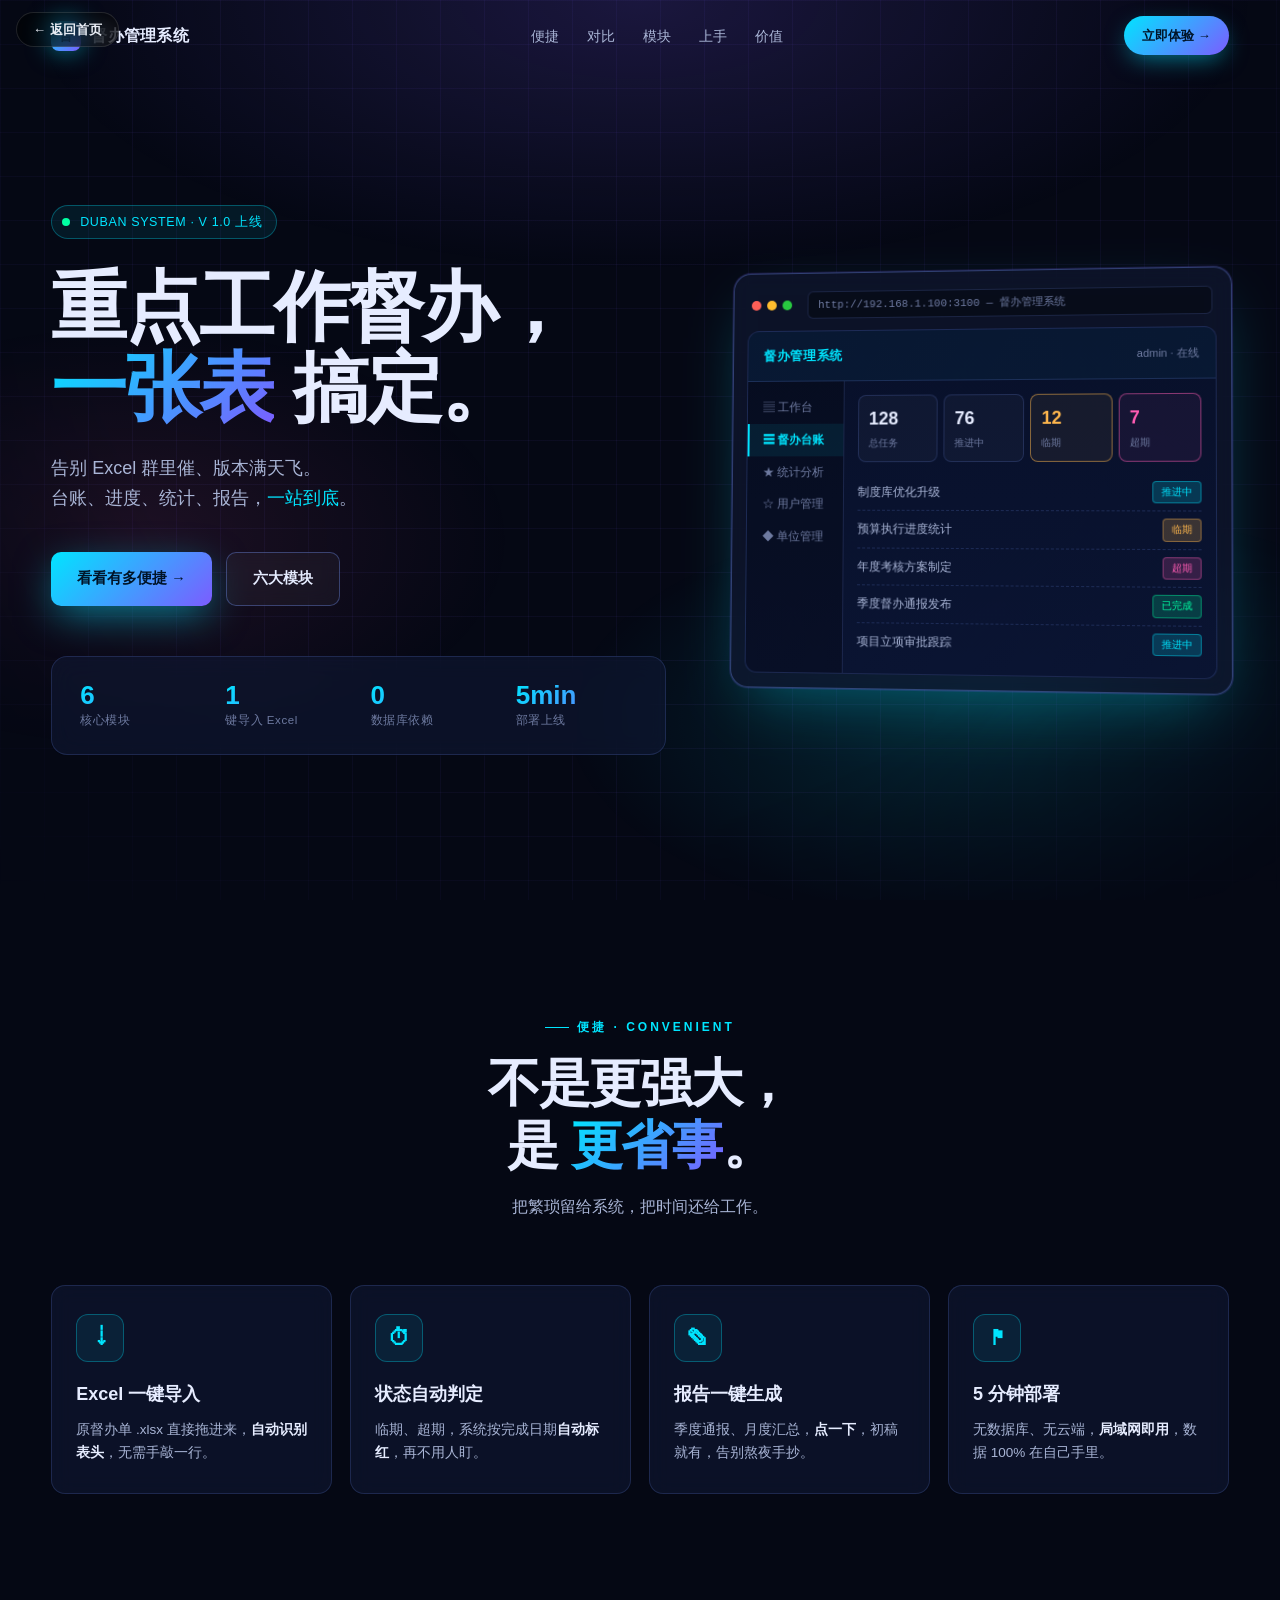
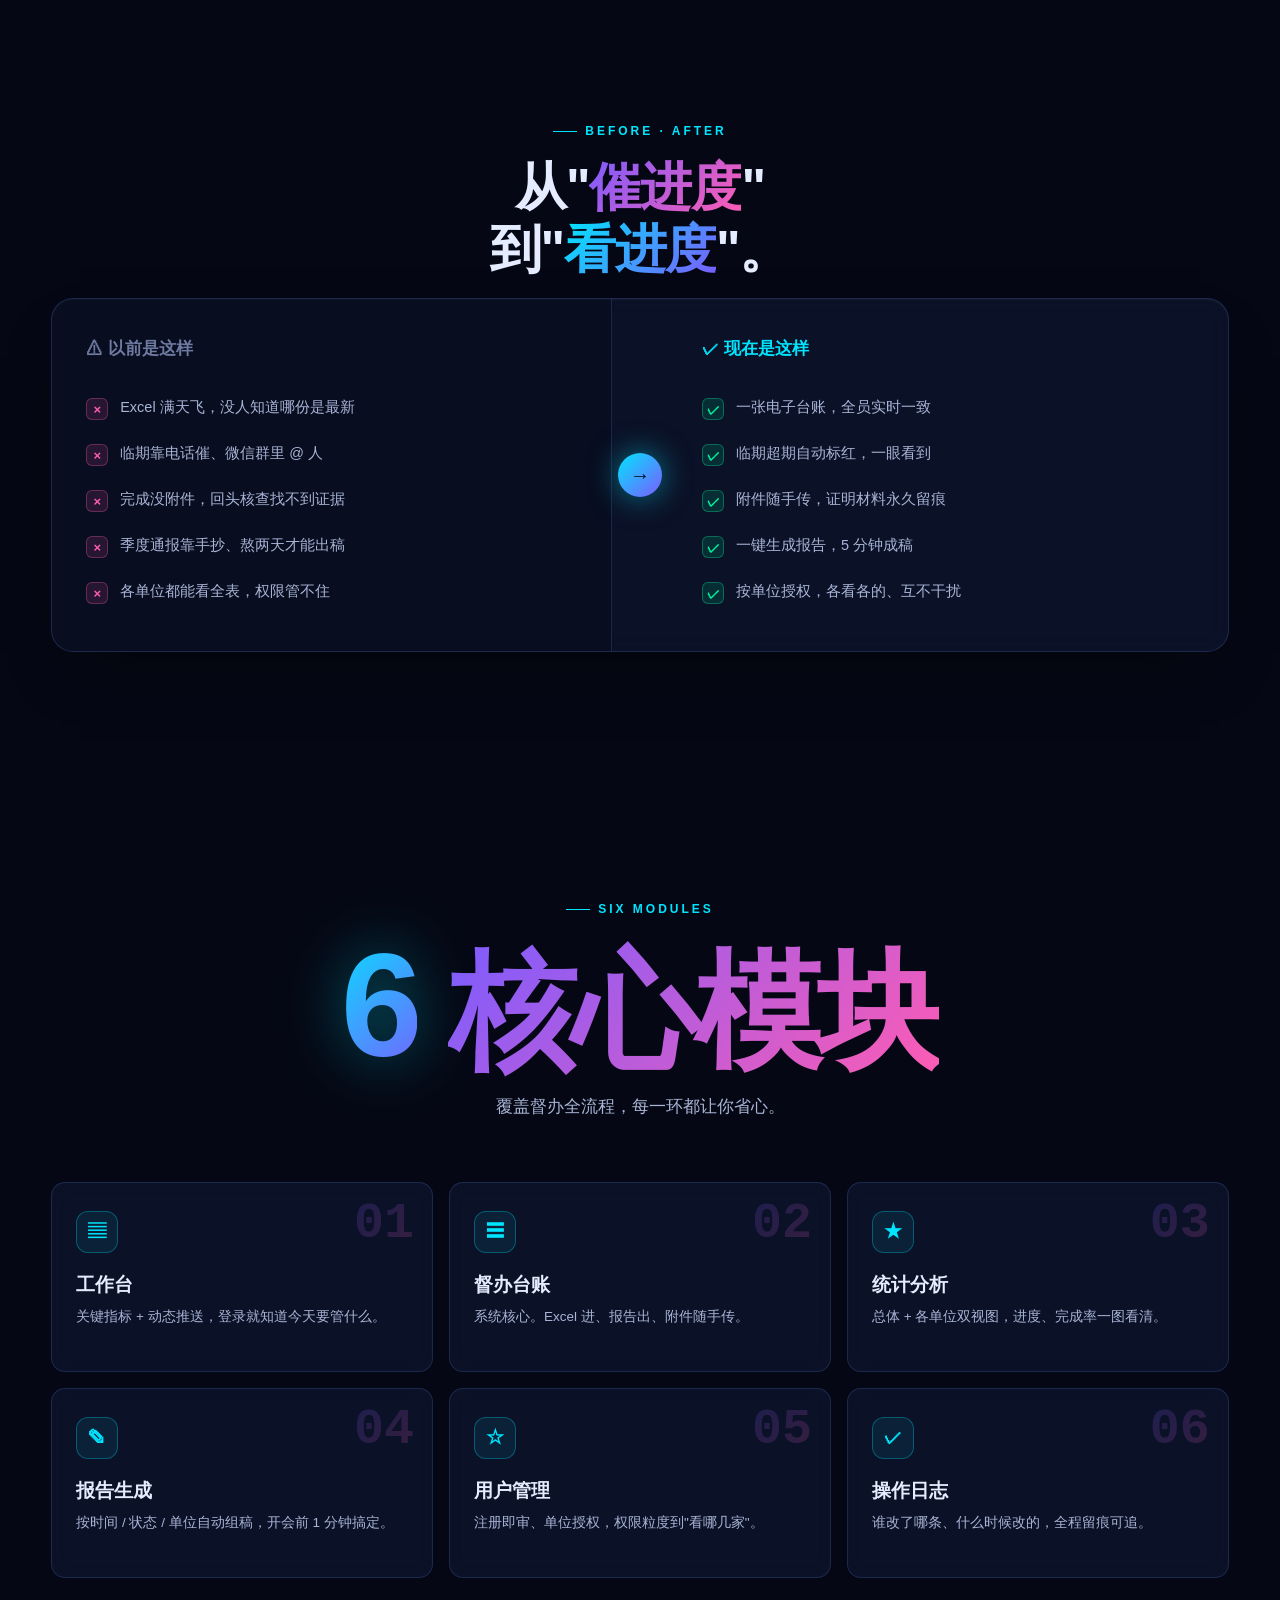
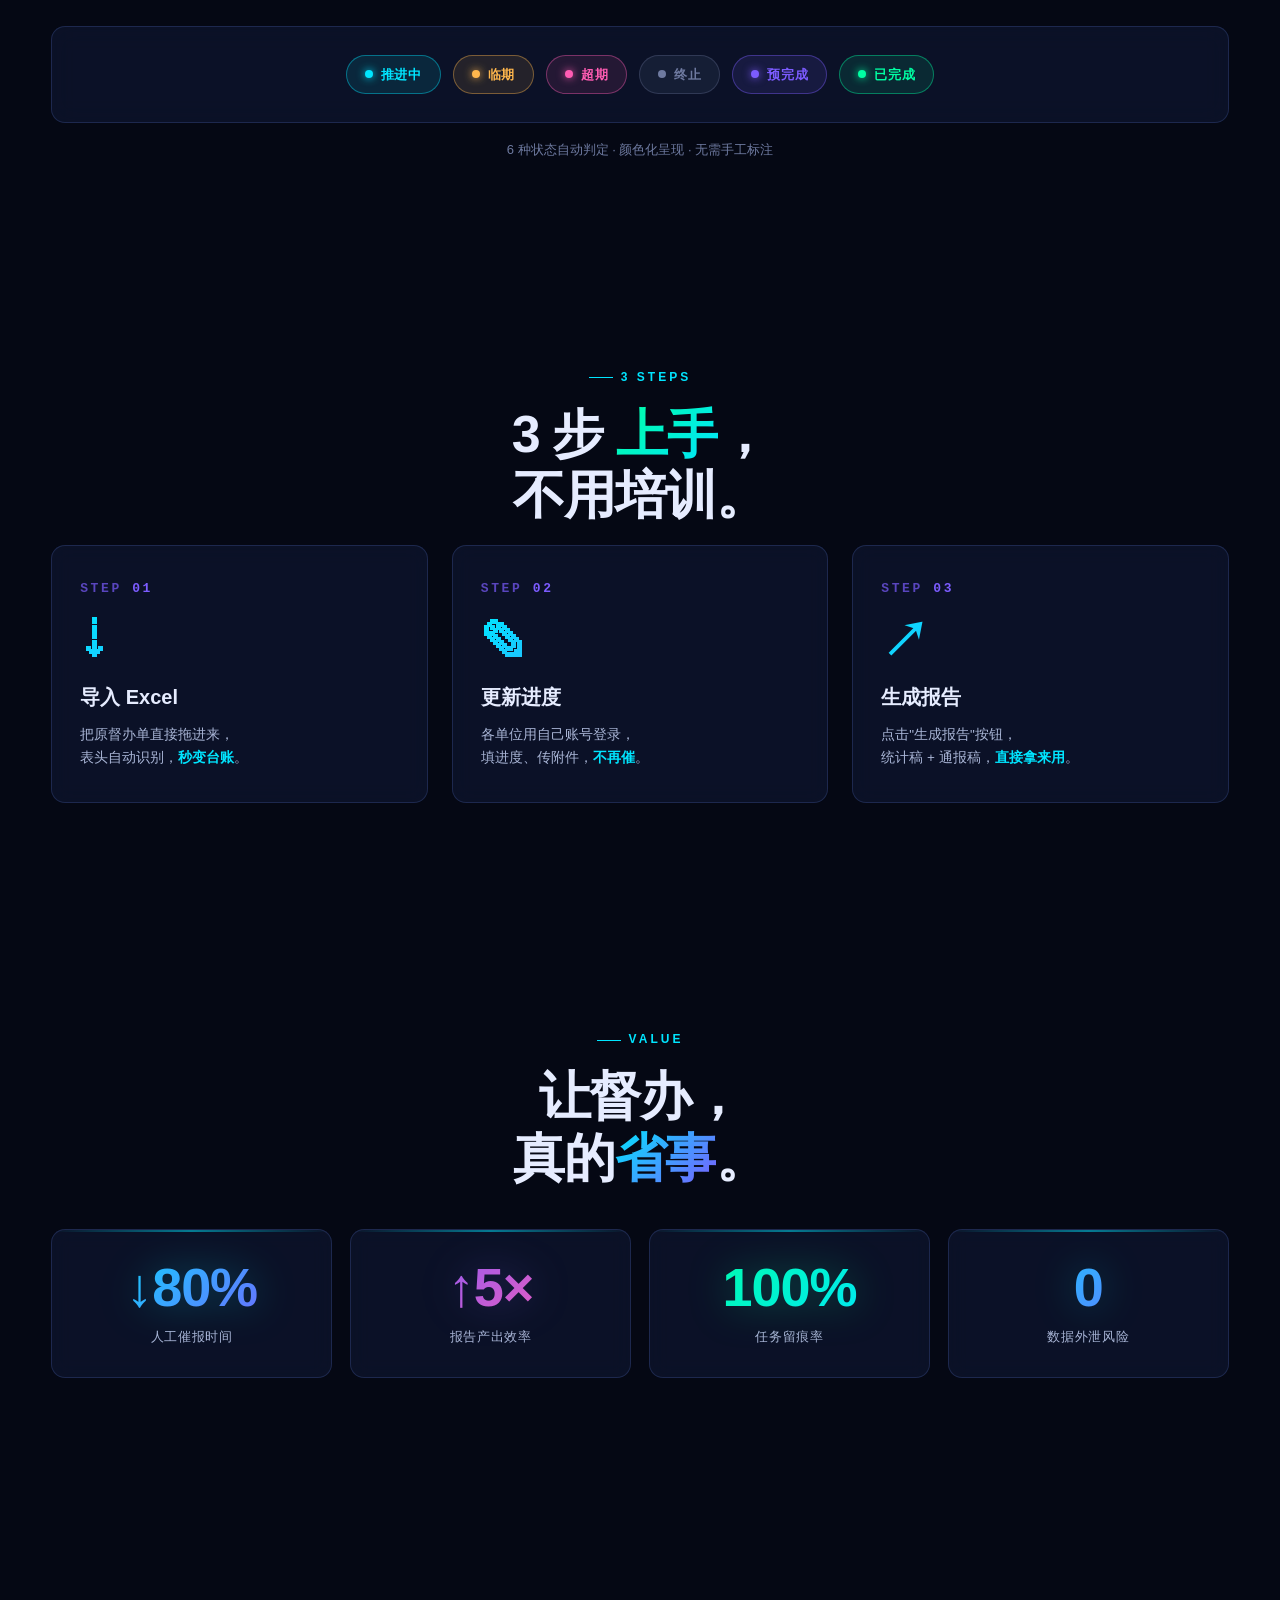
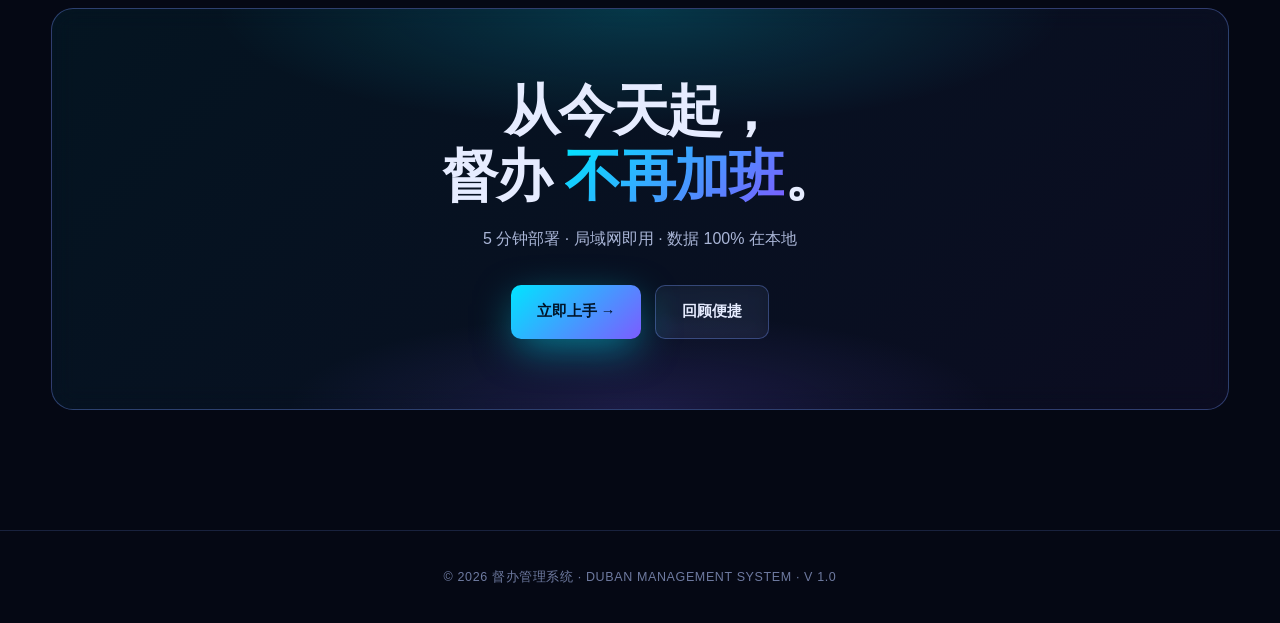
<file: ai-office-showcase/projects/supervision/index.html>
<!DOCTYPE html>
<html lang="zh-CN">
<head>
<meta charset="UTF-8">
<meta name="viewport" content="width=device-width, initial-scale=1.0">
<title>督办管理系统 · 上线宣传册</title>
<meta name="description" content="重点工作督办，一张表搞定。Excel 一键导入，状态自动判定，报告一键生成。">
<style>
/* =====================================================
   督办管理系统 — 上线宣传册 (Cyber Edition)
   ===================================================== */
:root {
  --bg-0:#050814; --bg-1:#0a0f24; --bg-2:#0f1733;
  --panel:rgba(18,26,56,.55); --panel-2:rgba(28,38,78,.45);
  --line:rgba(118,152,255,.18); --line-strong:rgba(118,152,255,.35);

  --neon-1:#00e5ff; --neon-2:#7c5cff; --neon-3:#ff5cb3;
  --neon-4:#00ffa3; --neon-5:#ffb74d;

  --text:#e6ecff; --text-2:#a9b5d6; --text-3:#6e7aa0;

  --grad-1:linear-gradient(135deg,#00e5ff 0%,#7c5cff 100%);
  --grad-2:linear-gradient(135deg,#7c5cff 0%,#ff5cb3 100%);
  --grad-3:linear-gradient(135deg,#00ffa3 0%,#00e5ff 100%);

  --shadow-glow:0 0 0 1px rgba(124,92,255,.18), 0 24px 60px -20px rgba(0,229,255,.35);
  --shadow-card:0 1px 0 rgba(255,255,255,.04) inset, 0 30px 60px -30px rgba(0,0,0,.6);

  --r-md:14px; --r-lg:22px;
}

*{box-sizing:border-box;margin:0;padding:0;}
html{scroll-behavior:smooth;}
body{
  font-family:-apple-system,BlinkMacSystemFont,"PingFang SC","Microsoft YaHei","Segoe UI",Roboto,sans-serif;
  color:var(--text); background:var(--bg-0);
  line-height:1.65; -webkit-font-smoothing:antialiased;
  overflow-x:hidden; position:relative;
}
body::before{
  content:""; position:fixed; inset:0; pointer-events:none; z-index:0;
  background:
    linear-gradient(rgba(124,92,255,.06) 1px,transparent 1px) 0 0/44px 44px,
    linear-gradient(90deg,rgba(124,92,255,.06) 1px,transparent 1px) 0 0/44px 44px,
    radial-gradient(80% 50% at 50% 0%,rgba(124,92,255,.18),transparent 60%),
    radial-gradient(60% 40% at 80% 80%,rgba(0,229,255,.15),transparent 60%),
    radial-gradient(50% 40% at 10% 60%,rgba(255,92,179,.10),transparent 60%);
  mask-image:radial-gradient(ellipse at 50% 30%,#000 60%,transparent 100%);
}
a{color:var(--neon-1);text-decoration:none;}
.container{width:min(1200px,92%);margin:0 auto;position:relative;z-index:2;}
::selection{background:rgba(124,92,255,.4);color:#fff;}

/* ============ Nav ============ */
.nav{
  position:fixed; top:0; left:0; right:0; z-index:50;
  padding:16px 0; transition:background .3s,padding .3s,border-color .3s;
  border-bottom:1px solid transparent;
}
.nav.scrolled{
  background:rgba(8,12,30,.78);
  backdrop-filter:blur(18px) saturate(160%);
  -webkit-backdrop-filter:blur(18px) saturate(160%);
  border-bottom-color:var(--line); padding:12px 0;
}
.nav-inner{display:flex;align-items:center;justify-content:space-between;}
.nav-logo{display:flex;align-items:center;gap:10px;font-weight:700;font-size:16px;color:var(--text);letter-spacing:.02em;}
.nav-logo .mark{
  width:30px;height:30px;border-radius:8px;
  background:var(--grad-1); position:relative;
  box-shadow:0 0 24px rgba(0,229,255,.55);
  display:flex;align-items:center;justify-content:center;
  font-weight:900;color:#001428;font-size:14px;
}
.nav-links{display:flex;gap:28px;list-style:none;}
.nav-links a{font-size:13.5px;color:var(--text-2);transition:color .2s;}
.nav-links a:hover{color:var(--neon-1);}
.nav-cta{
  padding:9px 18px; background:var(--grad-1);
  border-radius:999px; color:#001428; font-size:13px; font-weight:700;
  box-shadow:0 8px 24px -6px rgba(0,229,255,.55);
  transition:transform .2s,box-shadow .2s;
}
.nav-cta:hover{transform:translateY(-2px);box-shadow:0 12px 30px -6px rgba(0,229,255,.65);}
@media (max-width:760px){.nav-links{display:none;}}

/* ============ Hero ============ */
.hero{
  position:relative; min-height:100vh;
  display:flex; align-items:center;
  padding:140px 0 80px; overflow:hidden;
}
.hero-grid{display:grid;grid-template-columns:1.1fr .9fr;gap:60px;align-items:center;}
@media (max-width:980px){.hero-grid{grid-template-columns:1fr;gap:40px;}}

.hero-badge{
  display:inline-flex;align-items:center;gap:10px;
  padding:6px 14px 6px 10px;
  background:rgba(0,229,255,.08);
  border:1px solid rgba(0,229,255,.3);
  border-radius:999px;
  font-size:12.5px;color:var(--neon-1);
  margin-bottom:28px;letter-spacing:.05em;
}
.hero-badge .pulse{
  width:8px;height:8px;border-radius:50%;
  background:var(--neon-4);
  box-shadow:0 0 0 0 rgba(0,255,163,.7);
  animation:pulse 2s infinite;
}
@keyframes pulse{
  0%{box-shadow:0 0 0 0 rgba(0,255,163,.7);}
  70%{box-shadow:0 0 0 12px rgba(0,255,163,0);}
  100%{box-shadow:0 0 0 0 rgba(0,255,163,0);}
}
.hero h1{
  font-size:clamp(38px,6.4vw,76px);
  line-height:1.06; font-weight:800;
  letter-spacing:-.025em; margin-bottom:26px;
}
.hero h1 .accent{background:var(--grad-1);-webkit-background-clip:text;background-clip:text;color:transparent;}
.hero h1 .accent2{background:var(--grad-2);-webkit-background-clip:text;background-clip:text;color:transparent;}

.hero p.lead{
  font-size:clamp(15px,1.5vw,18px);
  color:var(--text-2); max-width:520px; margin-bottom:38px;
}
.hero-cta{display:flex;flex-wrap:wrap;gap:14px;margin-bottom:50px;}
.btn{
  display:inline-flex;align-items:center;gap:8px;
  padding:14px 26px;border-radius:10px;
  font-size:14.5px;font-weight:600;border:none;
  transition:transform .2s,box-shadow .2s;
  position:relative; cursor:pointer;
}
.btn:hover{transform:translateY(-2px);}
.btn-primary{
  background:var(--grad-1); color:#001428;
  box-shadow:0 12px 40px -6px rgba(0,229,255,.55);
}
.btn-primary:hover{box-shadow:0 18px 50px -6px rgba(0,229,255,.7);}
.btn-ghost{
  background:rgba(255,255,255,.04); color:var(--text);
  border:1px solid var(--line-strong); backdrop-filter:blur(8px);
}
.btn-ghost:hover{background:rgba(255,255,255,.08);border-color:var(--neon-1);color:var(--neon-1);}

.hero-meta{
  display:grid;grid-template-columns:repeat(4,1fr);
  gap:12px 24px; padding:24px 28px;
  background:var(--panel); border:1px solid var(--line);
  border-radius:16px; backdrop-filter:blur(12px);
  max-width:640px; position:relative; overflow:hidden;
}
.hero-meta::before{
  content:""; position:absolute; top:0;left:-100%;width:100%;height:2px;
  background:linear-gradient(90deg,transparent,var(--neon-1),transparent);
  animation:scan 4s linear infinite;
}
@keyframes scan{from{left:-100%;}to{left:100%;}}
.hero-meta .num{
  font-size:26px;font-weight:800;line-height:1.1;
  font-variant-numeric:tabular-nums;
  background:var(--grad-1);-webkit-background-clip:text;background-clip:text;color:transparent;
}
.hero-meta .lbl{font-size:11.5px;color:var(--text-3);margin-top:2px;letter-spacing:.05em;}
@media (max-width:560px){.hero-meta{grid-template-columns:repeat(2,1fr);}}

/* Hero mockup */
.mock-frame{
  position:relative; padding:14px;
  border-radius:18px;
  background:var(--panel); border:1px solid var(--line-strong);
  box-shadow:var(--shadow-glow);
  backdrop-filter:blur(12px);
  transform:perspective(1400px) rotateY(-6deg) rotateX(2deg);
  animation:hover 7s ease-in-out infinite;
}
@keyframes hover{
  0%,100%{transform:perspective(1400px) rotateY(-6deg) rotateX(2deg) translateY(0);}
  50%{transform:perspective(1400px) rotateY(-6deg) rotateX(2deg) translateY(-10px);}
}
.mock-bar{display:flex;align-items:center;gap:6px;padding:4px 4px 12px;}
.mock-bar span{width:10px;height:10px;border-radius:50%;background:rgba(255,255,255,.18);}
.mock-bar span:nth-child(1){background:#ff5f57;}
.mock-bar span:nth-child(2){background:#febc2e;}
.mock-bar span:nth-child(3){background:#28c840;}
.mock-bar .url{
  margin-left:10px;flex:1;
  background:rgba(0,0,0,.35);border:1px solid var(--line);
  border-radius:6px;padding:4px 10px;
  font-size:11px;color:var(--text-3);
  font-family:"SF Mono","Menlo",monospace;
}
.mock-body{
  background:linear-gradient(180deg,#08102a 0%,#0a1432 100%);
  border-radius:12px;overflow:hidden;border:1px solid var(--line);
}
.mk-head{
  display:flex;align-items:center;justify-content:space-between;
  padding:14px 16px;border-bottom:1px solid var(--line);
  background:rgba(0,229,255,.04);
}
.mk-title{font-weight:700;color:var(--neon-1);font-size:13px;letter-spacing:.05em;}
.mk-user{color:var(--text-3);font-size:11px;}
.mk-layout{display:grid;grid-template-columns:100px 1fr;}
.mk-side{background:rgba(0,0,0,.25);border-right:1px solid var(--line);padding:10px 0;}
.mk-side div{padding:7px 14px;font-size:11.5px;color:var(--text-3);border-left:2px solid transparent;}
.mk-side div.on{background:rgba(0,229,255,.08);color:var(--neon-1);border-left-color:var(--neon-1);font-weight:600;}
.mk-main{padding:14px;}
.mk-stats{display:grid;grid-template-columns:repeat(4,1fr);gap:6px;margin-bottom:12px;}
.mk-stat{background:rgba(255,255,255,.03);border:1px solid var(--line);border-radius:8px;padding:9px 10px;}
.mk-stat .n{font-size:18px;font-weight:800;color:var(--text);}
.mk-stat .l{font-size:10px;color:var(--text-3);margin-top:2px;}
.mk-stat.w{border-color:rgba(255,183,77,.5);background:rgba(255,183,77,.06);}
.mk-stat.w .n{color:var(--neon-5);}
.mk-stat.d{border-color:rgba(255,92,179,.5);background:rgba(255,92,179,.06);}
.mk-stat.d .n{color:var(--neon-3);}
.mk-stat.g{border-color:rgba(0,255,163,.5);background:rgba(0,255,163,.06);}
.mk-stat.g .n{color:var(--neon-4);}
.mk-list{font-size:11.5px;}
.mk-list .row{
  display:flex;justify-content:space-between;align-items:center;
  padding:7px 0;border-bottom:1px dashed var(--line);color:var(--text-2);gap:8px;
}
.mk-list .row:last-child{border-bottom:none;}
.mk-list .row .tt{flex:1;overflow:hidden;text-overflow:ellipsis;white-space:nowrap;}
.mk-tag{font-size:10px;padding:2px 8px;border-radius:4px;background:rgba(0,229,255,.18);color:var(--neon-1);border:1px solid rgba(0,229,255,.4);}
.mk-tag.wn{background:rgba(255,183,77,.2);color:var(--neon-5);border-color:rgba(255,183,77,.4);}
.mk-tag.dg{background:rgba(255,92,179,.18);color:var(--neon-3);border-color:rgba(255,92,179,.4);}
.mk-tag.dn{background:rgba(0,255,163,.18);color:var(--neon-4);border-color:rgba(0,255,163,.4);}

/* ============ Sections common ============ */
section{padding:110px 0;position:relative;}
.eyebrow{
  display:inline-flex;align-items:center;gap:8px;
  font-size:12px;font-weight:700;color:var(--neon-1);
  text-transform:uppercase;letter-spacing:.25em;margin-bottom:16px;
}
.eyebrow::before{content:"";width:24px;height:1px;background:var(--neon-1);}
.section-title{
  font-size:clamp(30px,4.6vw,52px);
  font-weight:800;letter-spacing:-.025em;
  line-height:1.18;margin-bottom:18px;max-width:800px;
}
.section-title .grad{background:var(--grad-1);-webkit-background-clip:text;background-clip:text;color:transparent;}
.section-title .grad2{background:var(--grad-2);-webkit-background-clip:text;background-clip:text;color:transparent;}
.section-title .grad3{background:var(--grad-3);-webkit-background-clip:text;background-clip:text;color:transparent;}
.section-sub{font-size:16px;color:var(--text-2);max-width:680px;margin-bottom:64px;}
.center-head{text-align:center;}
.center-head .eyebrow{justify-content:center;}
.center-head .section-title,.center-head .section-sub{margin-left:auto;margin-right:auto;}

/* ============ Compare (Before / After) ============ */
.compare-grid{
  display:grid; grid-template-columns:1fr 56px 1fr;
  background:var(--panel); border:1px solid var(--line);
  border-radius:var(--r-lg); overflow:hidden;
  backdrop-filter:blur(12px); box-shadow:var(--shadow-card);
}
@media (max-width:860px){
  .compare-grid{grid-template-columns:1fr;}
  .compare-arrow{display:none;}
}
.compare-col{padding:36px 34px;}
.compare-col.before{background:rgba(0,0,0,.18);border-right:1px solid var(--line);}
.compare-col.before .compare-head{color:var(--text-3);}
.compare-col.after .compare-head{color:var(--neon-1);}
.compare-head{display:flex;align-items:center;gap:10px;font-weight:700;font-size:17px;margin-bottom:22px;}
.compare-col ul{list-style:none;}
.compare-col li{display:flex;gap:12px;padding:11px 0;font-size:14.5px;color:var(--text-2);}
.compare-col li .ic{
  flex-shrink:0;width:22px;height:22px;border-radius:6px;
  display:inline-flex;align-items:center;justify-content:center;
  font-size:13px;font-weight:700;margin-top:2px;
}
.compare-col.before li .ic{background:rgba(255,92,179,.12);color:var(--neon-3);border:1px solid rgba(255,92,179,.3);}
.compare-col.after li .ic{background:rgba(0,255,163,.12);color:var(--neon-4);border:1px solid rgba(0,255,163,.3);}
.compare-arrow{display:flex;align-items:center;justify-content:center;background:transparent;}
.compare-arrow div{
  width:44px;height:44px;border-radius:50%;
  background:var(--grad-1);color:#001428;
  display:flex;align-items:center;justify-content:center;
  box-shadow:0 0 30px rgba(0,229,255,.5);font-weight:900;font-size:20px;
}

/* ============ Value Cards (便捷4特点) ============ */
.value-grid{display:grid;grid-template-columns:repeat(4,1fr);gap:18px;}
@media (max-width:980px){.value-grid{grid-template-columns:repeat(2,1fr);}}
@media (max-width:560px){.value-grid{grid-template-columns:1fr;}}
.value-card{
  background:var(--panel); border:1px solid var(--line);
  border-radius:var(--r-md); padding:28px 24px;
  position:relative; overflow:hidden;
  backdrop-filter:blur(10px);
  transition:transform .35s,border-color .35s,box-shadow .35s;
}
.value-card::before{
  content:""; position:absolute; inset:-1px; border-radius:var(--r-md);
  padding:1px; background:var(--grad-1);
  -webkit-mask:linear-gradient(#000 0 0) content-box,linear-gradient(#000 0 0);
  mask:linear-gradient(#000 0 0) content-box,linear-gradient(#000 0 0);
  -webkit-mask-composite:xor; mask-composite:exclude;
  opacity:0; transition:opacity .35s;
}
.value-card:hover{transform:translateY(-6px);box-shadow:0 30px 60px -25px rgba(0,229,255,.4);}
.value-card:hover::before{opacity:1;}
.value-icon{
  width:48px;height:48px;border-radius:12px;
  background:rgba(0,229,255,.08); border:1px solid rgba(0,229,255,.3);
  display:flex;align-items:center;justify-content:center;
  margin-bottom:18px; color:var(--neon-1);
  font-size:22px;font-weight:900;
}
.value-card h3{font-size:18px;font-weight:700;margin-bottom:10px;color:var(--text);}
.value-card p{font-size:13.5px;color:var(--text-2);line-height:1.7;}

/* ============ 6模块概览 ============ */
.six-section{padding:130px 0 90px;}
.six-section .head-wrap{text-align:center;margin-bottom:60px;}
.six-section .six-title{
  font-size:clamp(56px,10vw,140px);
  line-height:.95;font-weight:900;letter-spacing:-.04em;margin-bottom:18px;
}
.six-section .six-title .num-6{
  background:var(--grad-1);-webkit-background-clip:text;background-clip:text;color:transparent;
  font-size:1.15em; filter:drop-shadow(0 0 30px rgba(0,229,255,.4));
}
.six-section .six-title .lbl{background:var(--grad-2);-webkit-background-clip:text;background-clip:text;color:transparent;}
.six-section p.sub{font-size:17px;color:var(--text-2);max-width:680px;margin:0 auto;}

.six-grid{display:grid;grid-template-columns:repeat(3,1fr);gap:16px;}
@media (max-width:900px){.six-grid{grid-template-columns:repeat(2,1fr);}}
@media (max-width:560px){.six-grid{grid-template-columns:1fr;}}

.six-card{
  background:var(--panel); border:1px solid var(--line);
  border-radius:var(--r-md); padding:28px 24px;
  position:relative; overflow:hidden;
  backdrop-filter:blur(10px);
  transition:transform .35s,border-color .35s,box-shadow .35s;
  min-height:190px; display:flex;flex-direction:column;
}
.six-card::after{
  content:""; position:absolute; top:0;left:0;width:100%;height:2px;
  background:var(--grad-1);
  transform:scaleX(0); transform-origin:left; transition:transform .5s;
}
.six-card:hover{transform:translateY(-6px);border-color:var(--line-strong);box-shadow:0 30px 60px -25px rgba(0,229,255,.35);}
.six-card:hover::after{transform:scaleX(1);}
.six-card .s-num{
  position:absolute; top:16px; right:18px;
  font-size:50px;font-weight:900;line-height:1;
  background:var(--grad-2);-webkit-background-clip:text;background-clip:text;color:transparent;
  opacity:.18; font-family:"SF Mono","Menlo",monospace;
}
.six-card .s-ic{
  width:42px;height:42px;border-radius:12px;
  background:rgba(0,229,255,.08); border:1px solid rgba(0,229,255,.3);
  color:var(--neon-1);
  display:flex;align-items:center;justify-content:center;
  margin-bottom:16px; font-size:18px;font-weight:900;
}
.six-card h3{font-size:19px;font-weight:700;margin-bottom:6px;color:var(--text);}
.six-card .s-desc{font-size:13.5px;color:var(--text-2);line-height:1.65;}

/* ============ Flow (3步上手) ============ */
.flow-grid{
  display:grid;grid-template-columns:repeat(3,1fr);gap:24px;
  position:relative;
}
@media (max-width:860px){.flow-grid{grid-template-columns:1fr;}}
.flow-card{
  background:var(--panel); border:1px solid var(--line);
  border-radius:var(--r-md); padding:32px 28px;
  backdrop-filter:blur(10px); position:relative; overflow:hidden;
}
.flow-card .step-no{
  font-family:"SF Mono","Menlo",monospace;
  font-size:13px; font-weight:700;
  color:var(--neon-2); letter-spacing:.2em; margin-bottom:18px;
}
.flow-card .step-no::before{content:"STEP ";opacity:.7;}
.flow-card .step-big{
  font-size:48px;font-weight:900;line-height:1;
  background:var(--grad-1);-webkit-background-clip:text;background-clip:text;color:transparent;
  margin-bottom:16px;
}
.flow-card h3{font-size:20px;font-weight:700;margin-bottom:10px;color:var(--text);}
.flow-card p{font-size:13.5px;color:var(--text-2);line-height:1.7;}

/* ============ Status pills ============ */
.status-bar{
  display:flex;flex-wrap:wrap;gap:12px;
  padding:28px;
  background:var(--panel); border:1px solid var(--line);
  border-radius:var(--r-md); backdrop-filter:blur(12px);
  margin-top:28px;
}
.s-pill{
  padding:8px 18px; border-radius:999px;
  font-size:13px; font-weight:700; letter-spacing:.05em;
  display:inline-flex; align-items:center; gap:8px;
}
.s-pill::before{content:"";width:8px;height:8px;border-radius:50%;}
.s-pill.go{background:rgba(0,229,255,.1);color:var(--neon-1);border:1px solid rgba(0,229,255,.4);}
.s-pill.go::before{background:var(--neon-1);box-shadow:0 0 8px var(--neon-1);}
.s-pill.wn{background:rgba(255,183,77,.1);color:var(--neon-5);border:1px solid rgba(255,183,77,.4);}
.s-pill.wn::before{background:var(--neon-5);box-shadow:0 0 8px var(--neon-5);}
.s-pill.dg{background:rgba(255,92,179,.1);color:var(--neon-3);border:1px solid rgba(255,92,179,.4);}
.s-pill.dg::before{background:var(--neon-3);box-shadow:0 0 8px var(--neon-3);}
.s-pill.st{background:rgba(110,122,160,.12);color:var(--text-3);border:1px solid rgba(110,122,160,.3);}
.s-pill.st::before{background:var(--text-3);}
.s-pill.pre{background:rgba(124,92,255,.12);color:var(--neon-2);border:1px solid rgba(124,92,255,.4);}
.s-pill.pre::before{background:var(--neon-2);box-shadow:0 0 8px var(--neon-2);}
.s-pill.dn{background:rgba(0,255,163,.1);color:var(--neon-4);border:1px solid rgba(0,255,163,.4);}
.s-pill.dn::before{background:var(--neon-4);box-shadow:0 0 8px var(--neon-4);}

/* ============ KPI ============ */
.kpi-grid{
  display:grid; grid-template-columns:repeat(4,1fr); gap:18px;
  margin-top:40px;
}
@media (max-width:760px){.kpi-grid{grid-template-columns:repeat(2,1fr);}}
.kpi-card{
  background:var(--panel); border:1px solid var(--line);
  border-radius:var(--r-md); padding:30px 22px;
  text-align:center; backdrop-filter:blur(10px);
  position:relative; overflow:hidden;
}
.kpi-card::before{
  content:""; position:absolute; top:0;left:0;right:0;height:2px;
  background:linear-gradient(90deg,transparent,var(--neon-1),transparent);
  opacity:.5;
}
.kpi-card .n{
  font-size:54px; font-weight:900; line-height:1;
  background:var(--grad-1);-webkit-background-clip:text;background-clip:text;color:transparent;
  letter-spacing:-.02em;
  filter:drop-shadow(0 0 20px rgba(0,229,255,.3));
}
.kpi-card .n.c2{background:var(--grad-2);-webkit-background-clip:text;background-clip:text;color:transparent;filter:drop-shadow(0 0 20px rgba(124,92,255,.3));}
.kpi-card .n.c3{background:var(--grad-3);-webkit-background-clip:text;background-clip:text;color:transparent;filter:drop-shadow(0 0 20px rgba(0,255,163,.3));}
.kpi-card .l{font-size:13px;color:var(--text-2);margin-top:12px;letter-spacing:.05em;}

/* ============ CTA ============ */
.cta-section{
  padding:120px 0;
  text-align:center;
}
.cta-box{
  background:linear-gradient(135deg,rgba(0,229,255,.06),rgba(124,92,255,.06));
  border:1px solid var(--line-strong);
  border-radius:var(--r-lg);
  padding:70px 40px;
  position:relative; overflow:hidden;
  backdrop-filter:blur(12px);
}
.cta-box::before{
  content:""; position:absolute; inset:0;
  background:
    radial-gradient(60% 50% at 50% 0%,rgba(0,229,255,.18),transparent 60%),
    radial-gradient(50% 40% at 50% 100%,rgba(124,92,255,.16),transparent 60%);
  pointer-events:none;
}
.cta-box > *{position:relative;}
.cta-box h2{
  font-size:clamp(32px,5vw,56px);
  font-weight:900; letter-spacing:-.025em;
  line-height:1.15; margin-bottom:18px;
}
.cta-box h2 .g{background:var(--grad-1);-webkit-background-clip:text;background-clip:text;color:transparent;}
.cta-box p{
  font-size:16px;color:var(--text-2);max-width:560px;margin:0 auto 32px;
}
.cta-row{display:flex;flex-wrap:wrap;gap:14px;justify-content:center;}

/* ============ Footer ============ */
footer{
  border-top:1px solid var(--line);
  padding:36px 0;
  text-align:center;
  font-size:12.5px;
  color:var(--text-3);
  letter-spacing:.05em;
}

/* ============ Reveal on scroll ============ */
.reveal{opacity:0;transform:translateY(30px);transition:opacity .8s,transform .8s;}
.reveal.in{opacity:1;transform:translateY(0);}
</style>
</head>
<body>
<a href="../../index.html" style="position:fixed;top:12px;left:16px;z-index:9999;display:inline-flex;align-items:center;gap:6px;padding:6px 16px;border-radius:999px;background:rgba(0,0,0,.55);backdrop-filter:blur(12px);-webkit-backdrop-filter:blur(12px);border:1px solid rgba(255,255,255,.12);color:#e8ecf4;font-size:13px;font-weight:600;font-family:-apple-system,'PingFang SC','Microsoft YaHei',sans-serif;text-decoration:none;transition:background .2s" onmouseover="this.style.background='rgba(139,92,246,.35)'" onmouseout="this.style.background='rgba(0,0,0,.55)'">&larr; 返回首页</a>

<!-- ============ Nav ============ -->
<nav class="nav" id="nav">
  <div class="container nav-inner">
    <div class="nav-logo">
      <span class="mark">督</span>
      <span>督办管理系统</span>
    </div>
    <ul class="nav-links">
      <li><a href="#features">便捷</a></li>
      <li><a href="#compare">对比</a></li>
      <li><a href="#modules">模块</a></li>
      <li><a href="#flow">上手</a></li>
      <li><a href="#kpi">价值</a></li>
    </ul>
    <a href="#cta" class="nav-cta">立即体验 →</a>
  </div>
</nav>

<!-- ============ Hero ============ -->
<section class="hero">
  <div class="container hero-grid">
    <div>
      <div class="hero-badge">
        <span class="pulse"></span>
        DUBAN SYSTEM · V 1.0 上线
      </div>
      <h1>
        重点工作督办，<br>
        <span class="accent">一张表</span> 搞定。
      </h1>
      <p class="lead">
        告别 Excel 群里催、版本满天飞。<br>
        台账、进度、统计、报告，<span style="color:var(--neon-1);">一站到底</span>。
      </p>
      <div class="hero-cta">
        <a href="#features" class="btn btn-primary">看看有多便捷 →</a>
        <a href="#modules" class="btn btn-ghost">六大模块</a>
      </div>
      <div class="hero-meta">
        <div><div class="num">6</div><div class="lbl">核心模块</div></div>
        <div><div class="num">1</div><div class="lbl">键导入 Excel</div></div>
        <div><div class="num">0</div><div class="lbl">数据库依赖</div></div>
        <div><div class="num">5min</div><div class="lbl">部署上线</div></div>
      </div>
    </div>

    <!-- Hero mockup -->
    <div class="mock-frame">
      <div class="mock-bar">
        <span></span><span></span><span></span>
        <div class="url">http://192.168.1.100:3100 — 督办管理系统</div>
      </div>
      <div class="mock-body">
        <div class="mk-head">
          <div class="mk-title">督办管理系统</div>
          <div class="mk-user">admin · 在线</div>
        </div>
        <div class="mk-layout">
          <div class="mk-side">
            <div>▤ 工作台</div>
            <div class="on">☰ 督办台账</div>
            <div>★ 统计分析</div>
            <div>☆ 用户管理</div>
            <div>◆ 单位管理</div>
          </div>
          <div class="mk-main">
            <div class="mk-stats">
              <div class="mk-stat"><div class="n">128</div><div class="l">总任务</div></div>
              <div class="mk-stat"><div class="n">76</div><div class="l">推进中</div></div>
              <div class="mk-stat w"><div class="n">12</div><div class="l">临期</div></div>
              <div class="mk-stat d"><div class="n">7</div><div class="l">超期</div></div>
            </div>
            <div class="mk-list">
              <div class="row"><span class="tt">制度库优化升级</span><span class="mk-tag">推进中</span></div>
              <div class="row"><span class="tt">预算执行进度统计</span><span class="mk-tag wn">临期</span></div>
              <div class="row"><span class="tt">年度考核方案制定</span><span class="mk-tag dg">超期</span></div>
              <div class="row"><span class="tt">季度督办通报发布</span><span class="mk-tag dn">已完成</span></div>
              <div class="row"><span class="tt">项目立项审批跟踪</span><span class="mk-tag">推进中</span></div>
            </div>
          </div>
        </div>
      </div>
    </div>
  </div>
</section>

<!-- ============ Features (4 便捷点) ============ -->
<section id="features">
  <div class="container">
    <div class="center-head">
      <div class="eyebrow">便捷 · CONVENIENT</div>
      <h2 class="section-title">不是更强大，<br>是 <span class="grad">更省事</span>。</h2>
      <p class="section-sub">把繁琐留给系统，把时间还给工作。</p>
    </div>
    <div class="value-grid">
      <div class="value-card reveal">
        <div class="value-icon">⇣</div>
        <h3>Excel 一键导入</h3>
        <p>原督办单 .xlsx 直接拖进来，<b style="color:var(--text);">自动识别表头</b>，无需手敲一行。</p>
      </div>
      <div class="value-card reveal">
        <div class="value-icon">⏱</div>
        <h3>状态自动判定</h3>
        <p>临期、超期，系统按完成日期<b style="color:var(--text);">自动标红</b>，再不用人盯。</p>
      </div>
      <div class="value-card reveal">
        <div class="value-icon">✎</div>
        <h3>报告一键生成</h3>
        <p>季度通报、月度汇总，<b style="color:var(--text);">点一下</b>，初稿就有，告别熬夜手抄。</p>
      </div>
      <div class="value-card reveal">
        <div class="value-icon">⚑</div>
        <h3>5 分钟部署</h3>
        <p>无数据库、无云端，<b style="color:var(--text);">局域网即用</b>，数据 100% 在自己手里。</p>
      </div>
    </div>
  </div>
</section>

<!-- ============ Compare ============ -->
<section id="compare">
  <div class="container">
    <div class="center-head">
      <div class="eyebrow">BEFORE · AFTER</div>
      <h2 class="section-title">从"<span class="grad2">催进度</span>"<br>到"<span class="grad">看进度</span>"。</h2>
    </div>
    <div class="compare-grid reveal">
      <div class="compare-col before">
        <div class="compare-head">⚠ 以前是这样</div>
        <ul>
          <li><span class="ic">×</span><span>Excel 满天飞，没人知道哪份是最新</span></li>
          <li><span class="ic">×</span><span>临期靠电话催、微信群里 @ 人</span></li>
          <li><span class="ic">×</span><span>完成没附件，回头核查找不到证据</span></li>
          <li><span class="ic">×</span><span>季度通报靠手抄、熬两天才能出稿</span></li>
          <li><span class="ic">×</span><span>各单位都能看全表，权限管不住</span></li>
        </ul>
      </div>
      <div class="compare-arrow"><div>→</div></div>
      <div class="compare-col after">
        <div class="compare-head">✓ 现在是这样</div>
        <ul>
          <li><span class="ic">✓</span><span>一张电子台账，全员实时一致</span></li>
          <li><span class="ic">✓</span><span>临期超期自动标红，一眼看到</span></li>
          <li><span class="ic">✓</span><span>附件随手传，证明材料永久留痕</span></li>
          <li><span class="ic">✓</span><span>一键生成报告，5 分钟成稿</span></li>
          <li><span class="ic">✓</span><span>按单位授权，各看各的、互不干扰</span></li>
        </ul>
      </div>
    </div>
  </div>
</section>

<!-- ============ 6 模块 ============ -->
<section id="modules" class="six-section">
  <div class="container">
    <div class="head-wrap">
      <div class="eyebrow center-head" style="display:inline-flex;">SIX MODULES</div>
      <div class="six-title"><span class="num-6">6</span> <span class="lbl">核心模块</span></div>
      <p class="sub">覆盖督办全流程，每一环都让你省心。</p>
    </div>
    <div class="six-grid">
      <div class="six-card reveal">
        <div class="s-num">01</div>
        <div class="s-ic">▤</div>
        <h3>工作台</h3>
        <div class="s-desc">关键指标 + 动态推送，登录就知道今天要管什么。</div>
      </div>
      <div class="six-card reveal">
        <div class="s-num">02</div>
        <div class="s-ic">☰</div>
        <h3>督办台账</h3>
        <div class="s-desc">系统核心。Excel 进、报告出、附件随手传。</div>
      </div>
      <div class="six-card reveal">
        <div class="s-num">03</div>
        <div class="s-ic">★</div>
        <h3>统计分析</h3>
        <div class="s-desc">总体 + 各单位双视图，进度、完成率一图看清。</div>
      </div>
      <div class="six-card reveal">
        <div class="s-num">04</div>
        <div class="s-ic">✎</div>
        <h3>报告生成</h3>
        <div class="s-desc">按时间 / 状态 / 单位自动组稿，开会前 1 分钟搞定。</div>
      </div>
      <div class="six-card reveal">
        <div class="s-num">05</div>
        <div class="s-ic">☆</div>
        <h3>用户管理</h3>
        <div class="s-desc">注册即审、单位授权，权限粒度到"看哪几家"。</div>
      </div>
      <div class="six-card reveal">
        <div class="s-num">06</div>
        <div class="s-ic">✓</div>
        <h3>操作日志</h3>
        <div class="s-desc">谁改了哪条、什么时候改的，全程留痕可追。</div>
      </div>
    </div>

    <!-- 状态徽章 -->
    <div class="status-bar reveal" style="margin-top:48px;justify-content:center;">
      <span class="s-pill go">推进中</span>
      <span class="s-pill wn">临期</span>
      <span class="s-pill dg">超期</span>
      <span class="s-pill st">终止</span>
      <span class="s-pill pre">预完成</span>
      <span class="s-pill dn">已完成</span>
    </div>
    <p class="center-head" style="margin-top:16px;color:var(--text-3);font-size:13px;">
      6 种状态自动判定 · 颜色化呈现 · 无需手工标注
    </p>
  </div>
</section>

<!-- ============ Flow · 3步上手 ============ -->
<section id="flow">
  <div class="container">
    <div class="center-head">
      <div class="eyebrow">3 STEPS</div>
      <h2 class="section-title">3 步 <span class="grad3">上手</span>，<br>不用培训。</h2>
    </div>
    <div class="flow-grid">
      <div class="flow-card reveal">
        <div class="step-no">01</div>
        <div class="step-big">⇣</div>
        <h3>导入 Excel</h3>
        <p>把原督办单直接拖进来，<br>表头自动识别，<b style="color:var(--neon-1);">秒变台账</b>。</p>
      </div>
      <div class="flow-card reveal">
        <div class="step-no">02</div>
        <div class="step-big">✎</div>
        <h3>更新进度</h3>
        <p>各单位用自己账号登录，<br>填进度、传附件，<b style="color:var(--neon-1);">不再催</b>。</p>
      </div>
      <div class="flow-card reveal">
        <div class="step-no">03</div>
        <div class="step-big">↗</div>
        <h3>生成报告</h3>
        <p>点击"生成报告"按钮，<br>统计稿 + 通报稿，<b style="color:var(--neon-1);">直接拿来用</b>。</p>
      </div>
    </div>
  </div>
</section>

<!-- ============ KPI ============ -->
<section id="kpi">
  <div class="container">
    <div class="center-head">
      <div class="eyebrow">VALUE</div>
      <h2 class="section-title">让督办，<br>真的<span class="grad">省事</span>。</h2>
    </div>
    <div class="kpi-grid">
      <div class="kpi-card reveal">
        <div class="n">↓80%</div>
        <div class="l">人工催报时间</div>
      </div>
      <div class="kpi-card reveal">
        <div class="n c2">↑5×</div>
        <div class="l">报告产出效率</div>
      </div>
      <div class="kpi-card reveal">
        <div class="n c3">100%</div>
        <div class="l">任务留痕率</div>
      </div>
      <div class="kpi-card reveal">
        <div class="n">0</div>
        <div class="l">数据外泄风险</div>
      </div>
    </div>
  </div>
</section>

<!-- ============ CTA ============ -->
<section id="cta" class="cta-section">
  <div class="container">
    <div class="cta-box reveal">
      <h2>从今天起，<br>督办 <span class="g">不再加班</span>。</h2>
      <p>5 分钟部署 · 局域网即用 · 数据 100% 在本地</p>
      <div class="cta-row">
        <a href="#" class="btn btn-primary">立即上手 →</a>
        <a href="#features" class="btn btn-ghost">回顾便捷</a>
      </div>
    </div>
  </div>
</section>

<footer>
  © 2026 督办管理系统 · DUBAN MANAGEMENT SYSTEM · V 1.0
</footer>

<script>
  // Nav scroll effect
  const nav=document.getElementById('nav');
  window.addEventListener('scroll',()=>{
    if(window.scrollY>40)nav.classList.add('scrolled');
    else nav.classList.remove('scrolled');
  });
  // Reveal on scroll
  const io=new IntersectionObserver(es=>{
    es.forEach(e=>{if(e.isIntersecting){e.target.classList.add('in');io.unobserve(e.target);}});
  },{threshold:.12});
  document.querySelectorAll('.reveal').forEach(el=>io.observe(el));
</script>

</body>
</html>
</file>
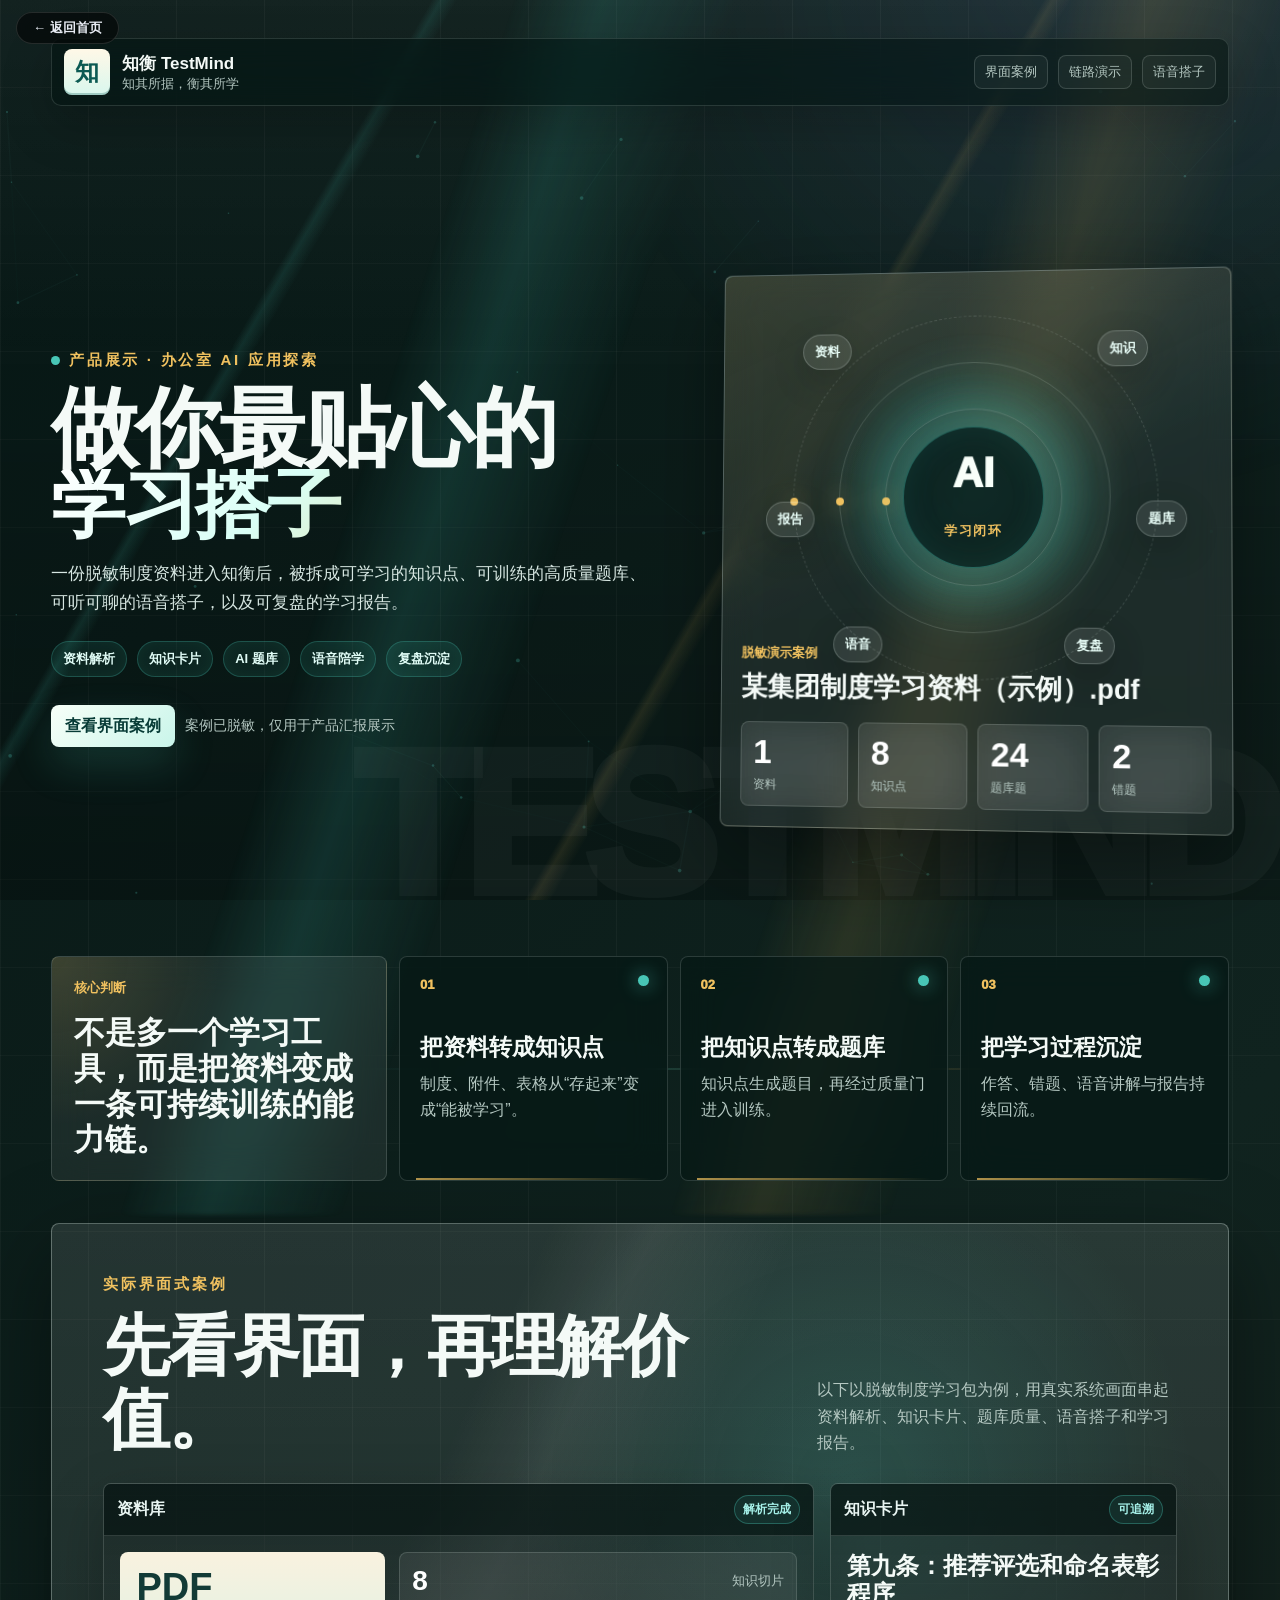
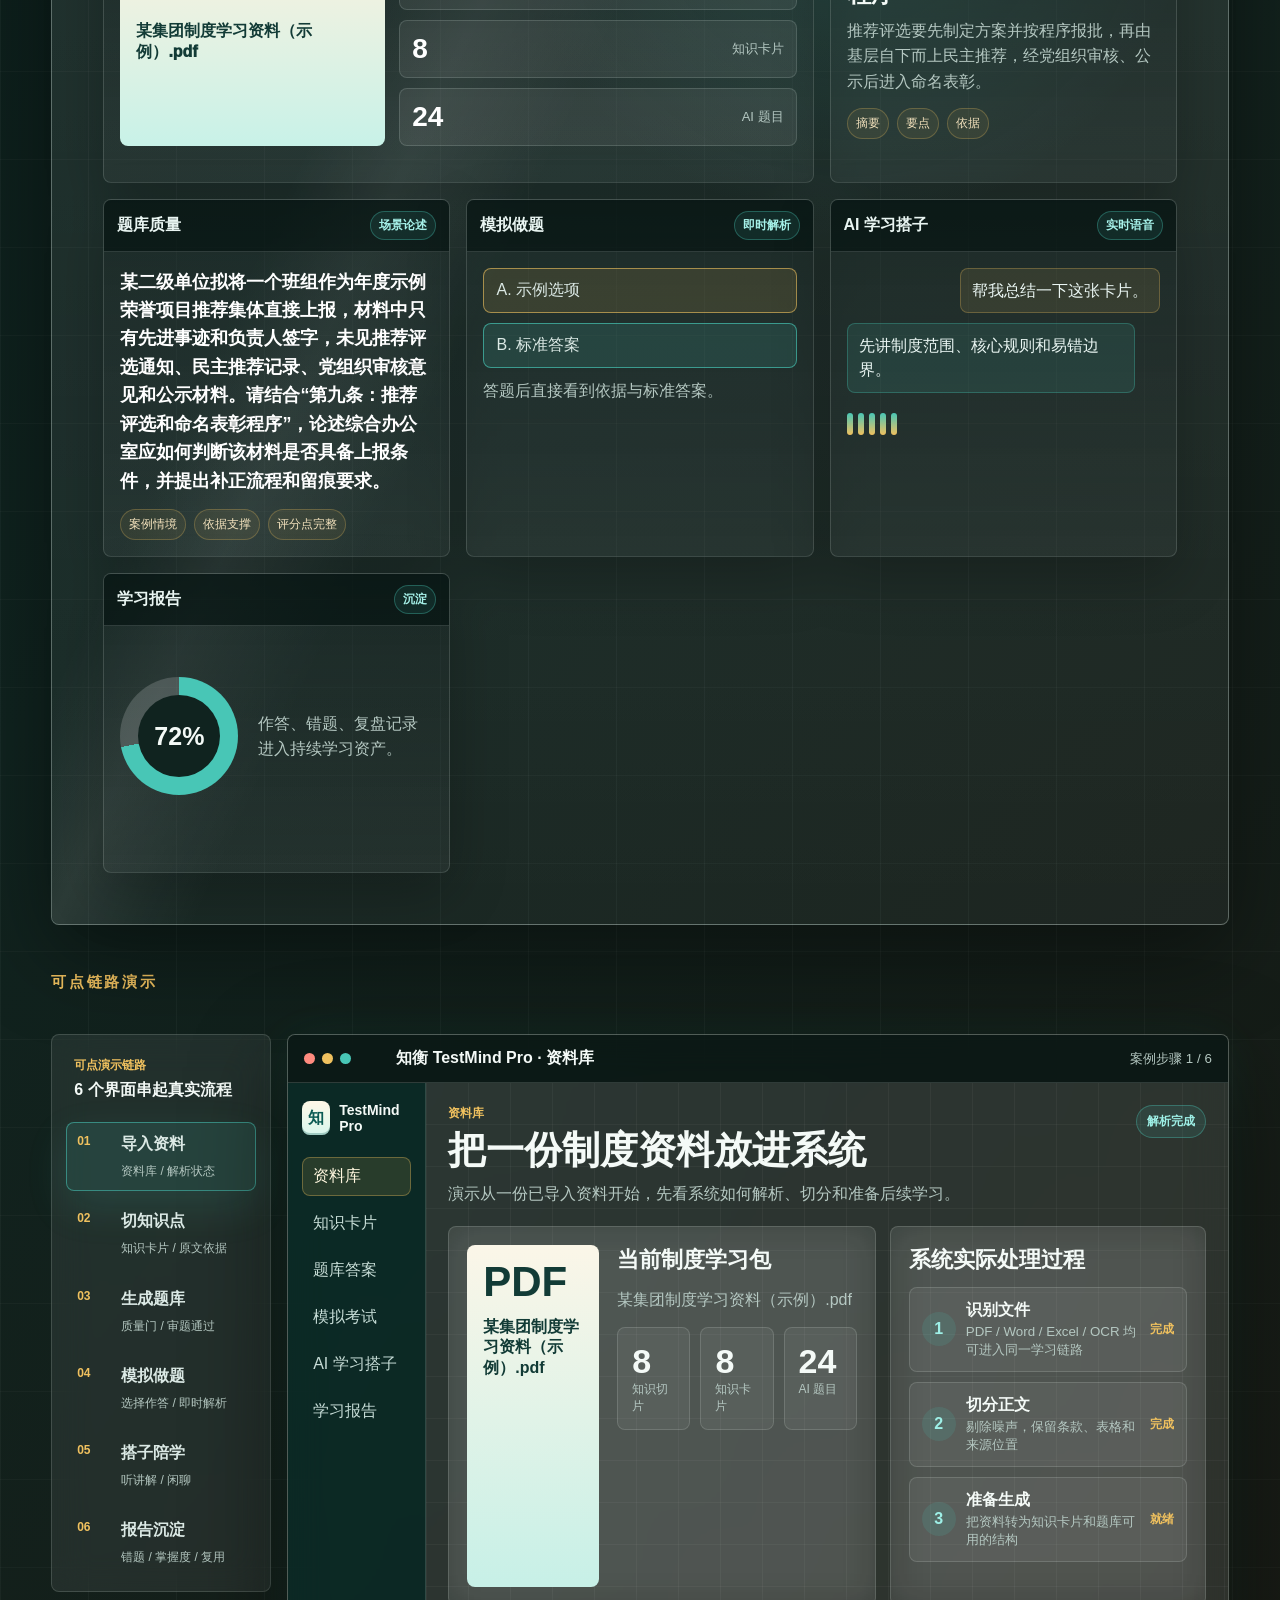
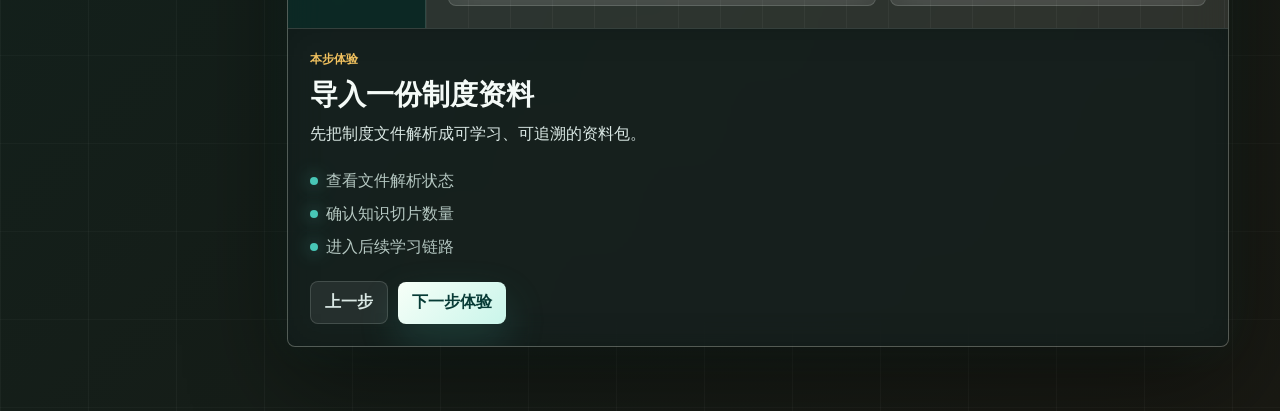
<file: ai-office-showcase/projects/testmind/index.html>
<!doctype html>
<html lang="zh-CN">
  <head>
    <meta charset="UTF-8" />
    <meta name="viewport" content="width=device-width, initial-scale=1.0" />
    <meta name="theme-color" content="#071715" />
    <title>知衡 TestMind 产品展示</title>
    <link rel="stylesheet" href="./leader.css" />
  </head>
  <body>
    <a href="../../index.html" style="position:fixed;top:12px;left:16px;z-index:9999;display:inline-flex;align-items:center;gap:6px;padding:6px 16px;border-radius:999px;background:rgba(0,0,0,.55);backdrop-filter:blur(12px);-webkit-backdrop-filter:blur(12px);border:1px solid rgba(255,255,255,.12);color:#e8ecf4;font-size:13px;font-weight:600;font-family:-apple-system,'PingFang SC','Microsoft YaHei',sans-serif;text-decoration:none;transition:background .2s" onmouseover="this.style.background='rgba(139,92,246,.35)'" onmouseout="this.style.background='rgba(0,0,0,.55)'">&larr; 返回首页</a>
    <canvas class="particle-field" id="particle-field" aria-hidden="true"></canvas>
    <main class="experience-stage">
      <header class="topline">
        <a class="brand" href="#top" aria-label="知衡 TestMind">
          <span>知</span>
          <div>
            <strong>知衡 TestMind</strong>
            <small>知其所据，衡其所学</small>
          </div>
        </a>
        <nav class="topnav" aria-label="页面导航">
          <a href="#gallery">界面案例</a>
          <a href="#experience">链路演示</a>
          <a href="#voice">语音搭子</a>
        </nav>
      </header>

      <section class="opening" id="top">
        <div class="opening-copy" data-reveal>
          <p class="eyebrow"><span class="pulse-dot"></span>产品展示 · 办公室 AI 应用探索</p>
          <h1><span class="hero-line">做你最贴心的</span><span class="hero-line accent-line">学习搭子</span></h1>
          <p class="lead">
            一份脱敏制度资料进入知衡后，被拆成可学习的知识点、可训练的高质量题库、可听可聊的语音搭子，以及可复盘的学习报告。
          </p>
          <div class="hero-tags" aria-label="核心能力标签">
            <span>资料解析</span>
            <span>知识卡片</span>
            <span>AI 题库</span>
            <span>语音陪学</span>
            <span>复盘沉淀</span>
          </div>
          <div class="hero-actions">
            <a href="#gallery">查看界面案例</a>
            <span>案例已脱敏，仅用于产品汇报展示</span>
          </div>
        </div>
        <div class="case-card" id="case" data-reveal>
          <div class="case-radar" aria-hidden="true">
            <div class="radar-glow"></div>
            <div class="radar-ring ring-one"></div>
            <div class="radar-ring ring-two"></div>
            <div class="radar-ring ring-three"></div>
            <div class="radar-center"><span>AI</span><strong>学习闭环</strong></div>
            <div class="radar-node node-one">资料</div>
            <div class="radar-node node-two">知识</div>
            <div class="radar-node node-three">题库</div>
            <div class="radar-node node-four">语音</div>
            <div class="radar-node node-five">报告</div>
            <div class="radar-node node-six">复盘</div>
          </div>
          <div class="case-info">
            <small>脱敏演示案例</small>
            <strong id="case-title">正在读取制度学习包...</strong>
            <div class="case-stats">
              <article><b id="case-docs">0</b><span>资料</span></article>
              <article><b id="case-cards">0</b><span>知识点</span></article>
              <article><b id="case-questions">0</b><span>题库题</span></article>
              <article><b id="case-mistakes">0</b><span>错题</span></article>
            </div>
          </div>
        </div>
      </section>

      <section class="product-summary" aria-label="产品能力概览">
        <div class="summary-claim" data-reveal>
          <span>核心判断</span>
          <h2>不是多一个学习工具，而是把资料变成一条可持续训练的能力链。</h2>
        </div>
        <article data-reveal>
          <span>01</span>
          <h3>把资料转成知识点</h3>
          <p>制度、附件、表格从“存起来”变成“能被学习”。</p>
        </article>
        <article data-reveal>
          <span>02</span>
          <h3>把知识点转成题库</h3>
          <p>知识点生成题目，再经过质量门进入训练。</p>
        </article>
        <article data-reveal>
          <span>03</span>
          <h3>把学习过程沉淀</h3>
          <p>作答、错题、语音讲解与报告持续回流。</p>
        </article>
      </section>

      <section class="showcase-gallery" id="gallery" aria-label="实际界面案例展示">
        <div class="section-heading" data-reveal>
          <div>
            <p class="eyebrow">实际界面式案例</p>
            <h2>先看界面，再理解价值。</h2>
          </div>
          <p>以下以脱敏制度学习包为例，用真实系统画面串起资料解析、知识卡片、题库质量、语音搭子和学习报告。</p>
        </div>
        <div class="gallery-grid" id="gallery-grid"></div>
      </section>

      <section class="demo-experience" id="experience" aria-label="知衡案例体验">
        <div class="experience-intro" data-reveal>
          <p class="eyebrow">可点链路演示</p>
        </div>
        <aside class="journey-rail" aria-label="体验步骤">
          <div class="journey-title">
            <span>可点演示链路</span>
            <strong>6 个界面串起真实流程</strong>
          </div>
          <button class="journey-step active" type="button" data-step="0">
            <b>01</b><span>导入资料</span><small>资料库 / 解析状态</small>
          </button>
          <button class="journey-step" type="button" data-step="1">
            <b>02</b><span>切知识点</span><small>知识卡片 / 原文依据</small>
          </button>
          <button class="journey-step" type="button" data-step="2">
            <b>03</b><span>生成题库</span><small>质量门 / 审题通过</small>
          </button>
          <button class="journey-step" type="button" data-step="3">
            <b>04</b><span>模拟做题</span><small>选择作答 / 即时解析</small>
          </button>
          <button class="journey-step" type="button" data-step="4">
            <b>05</b><span>搭子陪学</span><small>听讲解 / 闲聊</small>
          </button>
          <button class="journey-step" type="button" data-step="5">
            <b>06</b><span>报告沉淀</span><small>错题 / 掌握度 / 复用</small>
          </button>
        </aside>

        <section class="system-frame" aria-label="知衡系统案例演示界面">
          <div class="frame-chrome">
            <div class="traffic"><span></span><span></span><span></span></div>
            <strong id="frame-title">知衡 TestMind Pro</strong>
            <small id="frame-status">案例演示环境</small>
          </div>
          <div class="app-shell-demo">
            <aside class="app-sidebar">
              <div class="app-logo"><span>知</span><b>TestMind Pro</b></div>
              <button class="app-nav active" data-view-name="资料库">资料库</button>
              <button class="app-nav" data-view-name="知识卡片">知识卡片</button>
              <button class="app-nav" data-view-name="题库答案">题库答案</button>
              <button class="app-nav" data-view-name="模拟考试">模拟考试</button>
              <button class="app-nav" data-view-name="AI 学习搭子">AI 学习搭子</button>
              <button class="app-nav" data-view-name="学习报告">学习报告</button>
            </aside>
            <main class="screen-content" id="screen-content" aria-live="polite"></main>
            <aside class="guide-panel">
              <small>本步体验</small>
              <h2 id="guide-title">导入一份制度资料</h2>
              <p id="guide-copy">系统先把资料、附件和图片解析成可学习的知识切片。</p>
              <div class="guide-points" id="guide-points"></div>
              <div class="guide-actions">
                <button class="ghost-action" type="button" id="prev-step">上一步</button>
                <button class="primary-action" type="button" id="next-step">下一步体验</button>
              </div>
            </aside>
          </div>
        </section>
      </section>
    </main>

    <script src="./leader.js" defer></script>
  </body>
</html>
</file>
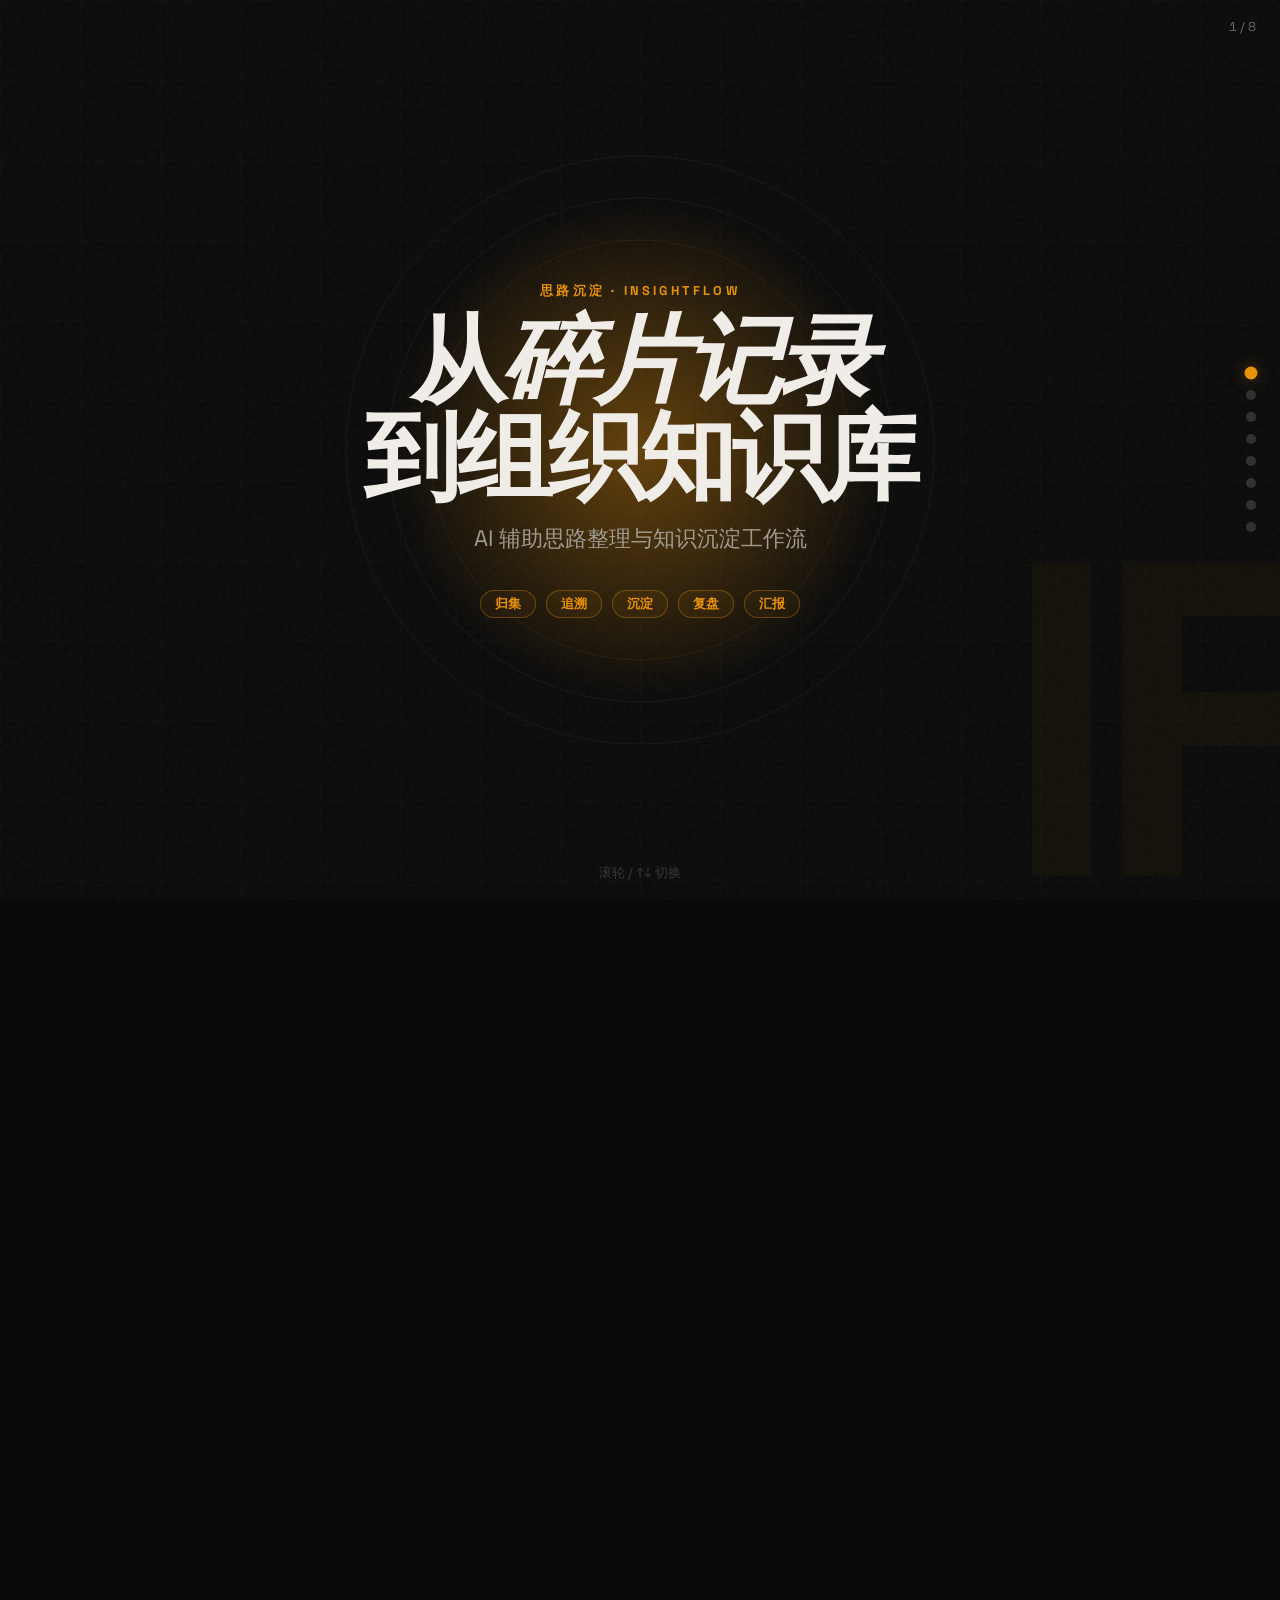
<file: ai-office-showcase/思路沉淀 InsightFlow.html>
<!DOCTYPE html>
<html lang="zh-CN">
<head>
<meta charset="UTF-8"/>
<meta name="viewport" content="width=device-width,initial-scale=1.0"/>
<title>思路沉淀 InsightFlow</title>
<link rel="preconnect" href="https://fonts.googleapis.com"/>
<link rel="preconnect" href="https://fonts.gstatic.com" crossorigin/>
<link href="https://fonts.googleapis.com/css2?family=Space+Grotesk:wght@400;600;700&display=swap" rel="stylesheet"/>
<style>
/* ===========================================
   VIEWPORT FITTING: MANDATORY BASE
   =========================================== */
html,body{height:100%;overflow-x:hidden;margin:0;padding:0}
html{scroll-snap-type:y mandatory;scroll-behavior:smooth}
.slide{
  width:100vw;height:100vh;height:100dvh;
  overflow:hidden;scroll-snap-align:start;
  display:flex;flex-direction:column;position:relative;
}
.slide-content{
  flex:1;display:flex;flex-direction:column;justify-content:center;
  max-height:100%;overflow:hidden;padding:var(--slide-padding);
  position:relative;z-index:2;
}
:root{
  --title-size:clamp(2rem,6vw,5rem);
  --h2-size:clamp(1.5rem,4vw,3rem);
  --h3-size:clamp(1rem,2.2vw,1.5rem);
  --body-size:clamp(0.8rem,1.4vw,1.1rem);
  --small-size:clamp(0.65rem,1vw,0.85rem);
  --slide-padding:clamp(2rem,5vw,5rem);
  --content-gap:clamp(0.5rem,2vw,2rem);
  --element-gap:clamp(0.25rem,1vw,1rem);
  /* Palette */
  --bg:#0A0A0A;--bg2:#141414;--bg3:#1E1E1E;--bg4:#2A2A2A;
  --amber:#E8920A;--amber-soft:#F5A623;--amber-glow:rgba(232,146,10,.4);
  --green:#3DD68C;--green-glow:rgba(61,214,140,.3);
  --blue:#5B9CF5;--cyan:#56D4E0;
  --text:#F0EDE8;--text2:#A09A90;--text3:#6B665E;
}
@media(max-height:700px){:root{--slide-padding:clamp(1rem,3vw,2.5rem);--title-size:clamp(1.5rem,5vw,3rem);--h2-size:clamp(1.2rem,3vw,2rem)}}
@media(max-height:500px){:root{--slide-padding:clamp(0.5rem,2vw,1.5rem);--title-size:clamp(1.2rem,4vw,2rem);--h2-size:clamp(1rem,2.5vw,1.5rem)}}
@media(max-width:600px){:root{--title-size:clamp(1.5rem,8vw,3rem)}}
@media(prefers-reduced-motion:reduce){*,*::before,*::after{animation-duration:.01ms!important;transition-duration:.2s!important}html{scroll-behavior:auto}}

/* ===========================================
   GLOBAL
   =========================================== */
*,*::before,*::after{box-sizing:border-box;margin:0;padding:0}
body{font-family:'Space Grotesk',-apple-system,"PingFang SC","Microsoft YaHei",sans-serif;background:var(--bg);color:var(--text);-webkit-font-smoothing:antialiased}
ul{list-style:none}
img,svg{display:block;max-width:100%}

/* Typography */
.eyebrow{font-size:var(--small-size);font-weight:700;letter-spacing:.25em;text-transform:uppercase;color:var(--amber);margin-bottom:clamp(8px,1.5vh,16px)}
.title{font-size:var(--title-size);font-weight:700;line-height:1.05;letter-spacing:-.03em}
.title em{font-style:normal;background:linear-gradient(135deg,var(--amber),var(--amber-soft));-webkit-background-clip:text;-webkit-text-fill-color:transparent;background-clip:text}
.h2{font-size:var(--h2-size);font-weight:700;line-height:1.1;letter-spacing:-.02em}
.h2 em{font-style:normal;color:var(--amber)}
.body{font-size:var(--body-size);color:var(--text2);line-height:1.5;max-width:540px}
.tag{display:inline-flex;padding:4px 14px;border-radius:99px;font-size:var(--small-size);font-weight:600;border:1px solid rgba(232,146,10,.35);color:var(--amber);background:rgba(232,146,10,.06)}

/* ===========================================
   BACKGROUNDS & DECORATIVE
   =========================================== */
.bg-grain{position:absolute;inset:0;pointer-events:none;opacity:.04;background-image:url("data:image/svg+xml,%3Csvg viewBox='0 0 256 256' xmlns='http://www.w3.org/2000/svg'%3E%3Cfilter id='n'%3E%3CfeTurbulence type='fractalNoise' baseFrequency='.8' numOctaves='4' stitchTiles='stitch'/%3E%3C/filter%3E%3Crect width='100%25' height='100%25' filter='url(%23n)'/%3E%3C/svg%3E")}
.bg-grid{position:absolute;inset:0;pointer-events:none;opacity:.035;background-image:linear-gradient(rgba(255,255,255,.4) 1px,transparent 1px),linear-gradient(90deg,rgba(255,255,255,.4) 1px,transparent 1px);background-size:80px 80px}
.bg-radial{position:absolute;border-radius:50%;filter:blur(80px);pointer-events:none}
.deco-line{position:absolute;background:var(--amber);opacity:.12}

/* ===========================================
   REVEAL ANIMATIONS
   =========================================== */
[data-r]{opacity:0;transform:translateY(30px);transition:opacity .8s cubic-bezier(.16,1,.3,1),transform .8s cubic-bezier(.16,1,.3,1)}
[data-r].v{opacity:1;transform:none}
[data-r][data-d="1"]{transition-delay:.12s}
[data-r][data-d="2"]{transition-delay:.24s}
[data-r][data-d="3"]{transition-delay:.36s}
[data-r][data-d="4"]{transition-delay:.48s}
[data-r][data-d="5"]{transition-delay:.6s}
[data-r][data-d="6"]{transition-delay:.72s}

/* ===========================================
   SLIDE 1: HERO
   =========================================== */
.hero{background:var(--bg)}
.hero .slide-content{align-items:center;text-align:center}
.hero__title{font-size:clamp(2.8rem,7.5vw,6.5rem);font-weight:700;line-height:1;letter-spacing:-.04em}
.hero__sub{margin-top:clamp(12px,2vh,24px);font-size:clamp(1rem,2vw,1.4rem);color:var(--text2);max-width:500px;margin-left:auto;margin-right:auto}
.hero__tags{display:flex;gap:10px;flex-wrap:wrap;justify-content:center;margin-top:clamp(24px,4vh,48px)}
/* Big number watermark */
.hero__watermark{position:absolute;bottom:-5%;right:-2%;font-size:clamp(12rem,35vw,30rem);font-weight:800;line-height:1;color:rgba(232,146,10,.04);letter-spacing:-.06em;pointer-events:none;z-index:1}
/* Orbiting circles */
.hero__orbit{position:absolute;top:50%;left:50%;transform:translate(-50%,-50%);width:min(70vw,600px);height:min(70vw,600px);pointer-events:none}
.hero__orbit circle{fill:none;stroke-width:.6;opacity:.15}
.hero__orbit .o1{stroke:var(--amber);r:35%;animation:spin 30s linear infinite}
.hero__orbit .o2{stroke:var(--green);r:42%;animation:spin 22s linear infinite reverse}
.hero__orbit .o3{stroke:var(--blue);r:49%;animation:spin 40s linear infinite}
@keyframes spin{to{transform:rotate(360deg)}}
/* Glow */
.hero__glow{position:absolute;width:clamp(200px,40vw,500px);height:clamp(200px,40vw,500px);top:50%;left:50%;transform:translate(-50%,-50%);border-radius:50%;background:radial-gradient(circle,var(--amber-glow),transparent 70%);animation:glowPulse 5s ease-in-out infinite;pointer-events:none}
@keyframes glowPulse{0%,100%{opacity:.4;transform:translate(-50%,-50%) scale(1)}50%{opacity:.7;transform:translate(-50%,-50%) scale(1.1)}}

/* ===========================================
   SLIDE 2: PAIN
   =========================================== */
.pain{background:var(--bg2)}
.pain__split{display:grid;grid-template-columns:5fr 7fr;gap:clamp(24px,4vw,64px);align-items:center;margin-top:clamp(20px,3vh,40px);max-width:min(92vw,960px)}
@media(max-width:768px){.pain__split{grid-template-columns:1fr}}
.pain__chaos{position:relative;width:100%;aspect-ratio:1;max-width:clamp(200px,25vw,300px);margin:0 auto}
.pain__frag{position:absolute;padding:clamp(6px,.8vh,10px) clamp(10px,1.2vw,16px);font-size:var(--small-size);color:var(--text3);background:var(--bg3);border:1px solid rgba(255,255,255,.06);border-radius:6px;white-space:nowrap;box-shadow:0 4px 20px rgba(0,0,0,.25);animation:fFloat 5s ease-in-out infinite;animation-delay:var(--d,0s)}
.pain__frag::before{content:"";position:absolute;top:0;left:0;right:0;height:2px;border-radius:6px 6px 0 0;background:var(--c,var(--amber))}
@keyframes fFloat{0%,100%{transform:rotate(var(--rot,0deg)) translateY(0)}50%{transform:rotate(var(--rot,0deg)) translateY(-8px)}}
.pain__stack{display:flex;flex-direction:column;gap:clamp(6px,1vh,12px)}
.pain__item{display:flex;align-items:center;gap:clamp(10px,1.2vw,16px);padding:clamp(10px,1.3vh,16px) clamp(12px,1.5vw,18px);border-left:3px solid var(--bg4);border-radius:0 8px 8px 0;background:var(--bg3);transition:border-color .3s,background .3s}
.pain__item:hover{border-left-color:var(--amber);background:rgba(232,146,10,.03)}
.pain__idx{font-size:clamp(1.1rem,2vw,1.5rem);font-weight:800;color:var(--amber);opacity:.4;min-width:1.6em;text-align:right;flex-shrink:0}
.pain__label{font-size:var(--body-size);font-weight:700}
.pain__sub{font-size:var(--small-size);color:var(--text3);margin-top:2px}

/* ===========================================
   SLIDE 3: PIPELINE
   =========================================== */
.pipeline{background:var(--bg)}
.pipe__track{display:flex;align-items:center;justify-content:center;margin-top:clamp(32px,5vh,64px);gap:0;position:relative}
@media(max-width:768px){.pipe__track{flex-direction:column}}
.pipe__node{text-align:center;flex:0 0 auto;position:relative;z-index:2}
.pipe__dot{width:clamp(52px,7vw,72px);height:clamp(52px,7vw,72px);margin:0 auto;border-radius:50%;display:flex;align-items:center;justify-content:center;border:2px solid rgba(232,146,10,.5);background:var(--bg2);box-shadow:0 0 24px rgba(232,146,10,.15);transition:transform .35s var(--ease,cubic-bezier(.22,.61,.36,1)),box-shadow .35s}
.pipe__node:hover .pipe__dot{transform:scale(1.15);box-shadow:0 0 40px var(--amber-glow)}
.pipe__dot svg{width:clamp(22px,3vw,30px);height:clamp(22px,3vw,30px);color:var(--amber)}
.pipe__node--end .pipe__dot{border-color:var(--green);box-shadow:0 0 24px var(--green-glow)}
.pipe__node--end .pipe__dot svg{color:var(--green)}
.pipe__name{margin-top:clamp(8px,1.2vh,14px);font-size:var(--small-size);font-weight:700;white-space:nowrap}
.pipe__desc{font-size:clamp(.55rem,.8vw,.7rem);color:var(--text3);margin-top:2px;white-space:nowrap}
/* Connector */
.pipe__conn{width:clamp(32px,5vw,64px);height:2px;background:linear-gradient(90deg,rgba(232,146,10,.5),rgba(232,146,10,.1));position:relative;flex-shrink:0}
.pipe__conn::before{content:"";position:absolute;width:6px;height:6px;border-radius:50%;background:var(--amber);top:-2px;left:0;animation:dotTravel 2.5s ease-in-out infinite}
@keyframes dotTravel{0%{left:0;opacity:0}15%{opacity:1}85%{opacity:1}100%{left:100%;opacity:0}}
@media(max-width:768px){.pipe__conn{width:2px;height:clamp(24px,3vh,40px);margin:0 auto}.pipe__conn::before{top:0;left:-2px;animation:dotTravelV 2.5s ease-in-out infinite}@keyframes dotTravelV{0%{top:0;opacity:0}15%{opacity:1}85%{opacity:1}100%{top:100%;opacity:0}}}
/* Animated beam under track */
.pipe__beam{position:absolute;top:50%;left:8%;right:8%;height:1px;background:linear-gradient(90deg,transparent,var(--amber-glow),transparent);opacity:.3;z-index:1}
@media(max-width:768px){.pipe__beam{display:none}}

/* ===========================================
   SLIDE 4: DIMENSIONS
   =========================================== */
.dims{background:var(--bg2)}
.dims__orbit{position:relative;width:clamp(300px,52vmin,500px);height:clamp(300px,52vmin,500px);margin:clamp(12px,3vh,32px) auto 0}
.dims__ring{position:absolute;top:50%;left:50%;transform:translate(-50%,-50%);border-radius:50%;border:1px dashed rgba(232,146,10,.1)}
.dims__ring--inner{width:55%;height:55%}
.dims__ring--outer{width:92%;height:92%;animation:spin 80s linear infinite}
.dims__hub{position:absolute;top:50%;left:50%;transform:translate(-50%,-50%);width:clamp(60px,10vmin,90px);height:clamp(60px,10vmin,90px);border-radius:50%;border:2px solid rgba(232,146,10,.35);display:flex;align-items:center;justify-content:center;flex-direction:column;background:var(--bg3);box-shadow:0 0 40px rgba(232,146,10,.1);z-index:3}
.dims__hub-text{font-size:clamp(.6rem,1.2vmin,.8rem);font-weight:700;color:var(--amber);text-align:center;line-height:1.3}
.dims__lines{position:absolute;inset:0;z-index:1}
.dims__lines line{stroke:rgba(232,146,10,.08);stroke-width:1;stroke-dasharray:4 4}
.dim{position:absolute;transform:translate(-50%,-50%);z-index:2;text-align:center;width:clamp(90px,14vmin,130px);transition:transform .35s}
.dim:hover{transform:translate(-50%,-50%) scale(1.1)}
.dim__icon{width:clamp(34px,5.5vmin,46px);height:clamp(34px,5.5vmin,46px);margin:0 auto clamp(4px,.6vh,8px);border-radius:50%;background:rgba(232,146,10,.08);display:flex;align-items:center;justify-content:center;border:1px solid rgba(232,146,10,.2);transition:box-shadow .3s}
.dim:hover .dim__icon{box-shadow:0 0 20px rgba(232,146,10,.2)}
.dim__icon svg{width:clamp(16px,2.5vmin,22px);height:clamp(16px,2.5vmin,22px);color:var(--amber)}
.dim__label{font-size:var(--small-size);font-weight:700;white-space:nowrap}
.dim__sub{font-size:clamp(.5rem,.8vmin,.65rem);color:var(--text3);margin-top:2px;white-space:nowrap}
@media(max-width:600px){
  .dims__orbit{display:grid;grid-template-columns:repeat(2,1fr);gap:12px;width:auto;height:auto;max-width:min(90vw,400px)}
  .dims__ring,.dims__hub,.dims__lines{display:none}
  .dim{position:static;transform:none;width:auto;padding:clamp(12px,2vh,20px) clamp(10px,1.5vw,16px);background:var(--bg3);border:1px solid rgba(255,255,255,.04);border-radius:12px}
  .dim:hover{transform:none}
}

/* ===========================================
   SLIDE 5: TRACEABILITY
   =========================================== */
.trace{background:var(--bg)}
.trace__layout{display:grid;grid-template-columns:1fr auto 1fr auto 1fr;gap:0;align-items:center;margin-top:clamp(24px,5vh,56px);max-width:min(92vw,1000px);margin-left:auto;margin-right:auto}
@media(max-width:800px){.trace__layout{grid-template-columns:1fr;gap:clamp(16px,2vh,24px)}}
.trace__col{display:flex;flex-direction:column;gap:clamp(10px,1.8vh,18px)}
.trace__col-head{font-size:var(--small-size);font-weight:700;letter-spacing:.12em;text-transform:uppercase;text-align:center;margin-bottom:clamp(4px,1vh,10px)}
.trace__col-head--blue{color:var(--blue)}
.trace__col-head--amber{color:var(--amber)}
.trace__col-head--green{color:var(--green)}
.trace__card{padding:clamp(10px,1.5vh,16px) clamp(14px,1.5vw,20px);border-radius:clamp(8px,1vw,12px);font-size:var(--small-size);font-weight:600;border:1px solid;display:flex;align-items:center;gap:clamp(6px,0.8vw,10px);transition:transform .3s,box-shadow .3s}
.trace__card:hover{transform:translateX(4px)}
.trace__card--src{background:rgba(91,156,245,.05);border-color:rgba(91,156,245,.25);color:var(--blue)}
.trace__card--list{background:rgba(232,146,10,.05);border-color:rgba(232,146,10,.25);color:var(--amber)}
.trace__card--out{background:rgba(61,214,140,.05);border-color:rgba(61,214,140,.25);color:var(--green)}
.trace__card svg{width:clamp(14px,1.8vw,18px);height:clamp(14px,1.8vw,18px);flex-shrink:0;opacity:.6}
/* Arrows between columns */
.trace__arrows{display:flex;flex-direction:column;align-items:center;justify-content:center;gap:clamp(6px,1vh,12px);padding:0 clamp(8px,1.5vw,20px)}
@media(max-width:800px){.trace__arrows{flex-direction:row;padding:0}}
.trace__arrow-line{display:flex;align-items:center;gap:4px;color:var(--text3)}
.trace__arrow-line svg{width:clamp(20px,2.5vw,28px);height:clamp(20px,2.5vw,28px)}
.trace__arrow-line--fwd svg{color:var(--amber);animation:arrowFwd 2s ease-in-out infinite}
.trace__arrow-line--rev svg{color:var(--text3);opacity:.4;animation:arrowFwd 2s ease-in-out infinite reverse}
@keyframes arrowFwd{0%,100%{opacity:.4;transform:translateX(0)}50%{opacity:1;transform:translateX(3px)}}
.trace__arrow-label{font-size:clamp(.55rem,.7vw,.65rem);color:var(--text3);text-align:center;white-space:nowrap}
/* Animated connection dots */
.trace__dot-track{position:relative;height:2px;width:100%;background:linear-gradient(90deg,transparent,rgba(232,146,10,.2),transparent);margin:clamp(4px,.8vh,8px) 0;overflow:hidden}
.trace__dot-track::after{content:"";position:absolute;width:8px;height:8px;border-radius:50%;background:var(--amber);top:-3px;animation:dotRun 3s ease-in-out infinite}
@keyframes dotRun{0%{left:-8px;opacity:0}15%{opacity:1}85%{opacity:1}100%{left:100%;opacity:0}}
.trace__dot-track--rev{transform:scaleX(-1)}
.trace__dot-track--rev::after{background:var(--green)}
.trace__note{margin-top:clamp(16px,3vh,32px);text-align:center;font-size:var(--small-size);color:var(--text3);max-width:min(90vw,560px);margin-left:auto;margin-right:auto}

/* ===========================================
   SLIDE 6: SUMMARY
   =========================================== */
.summ{background:var(--bg2)}
.summ__cascade{display:flex;flex-direction:column;align-items:stretch;margin-top:clamp(20px,3vh,40px);max-width:min(90vw,640px);margin-left:auto;margin-right:auto;text-align:left}
.summ__stage{display:grid;grid-template-columns:clamp(36px,5vw,48px) 1fr;gap:clamp(12px,2vw,20px);align-items:start}
.summ__num{width:clamp(36px,5vw,48px);height:clamp(36px,5vw,48px);border-radius:50%;display:flex;align-items:center;justify-content:center;font-weight:800;font-size:var(--body-size);flex-shrink:0;border:2px solid;position:relative;z-index:2}
.summ__num--1{border-color:var(--blue);color:var(--blue);background:rgba(91,156,245,.08)}
.summ__num--2{border-color:var(--amber);color:var(--amber);background:rgba(232,146,10,.08)}
.summ__num--3{border-color:var(--green);color:var(--green);background:rgba(61,214,140,.08)}
.summ__stage-title{font-size:var(--body-size);font-weight:700;margin-bottom:clamp(6px,.8vh,10px)}
.summ__stage-title--blue{color:var(--blue)}
.summ__stage-title--amber{color:var(--amber)}
.summ__stage-title--green{color:var(--green)}
.summ__pills{display:flex;flex-wrap:wrap;gap:clamp(4px,.5vh,6px) clamp(6px,.8vw,10px)}
.summ__pill{padding:clamp(6px,.8vh,10px) clamp(10px,1.2vw,14px);border-radius:clamp(6px,.7vw,8px);font-size:var(--small-size);background:var(--bg);border:1px solid rgba(255,255,255,.04);color:var(--text2)}
.summ__pill--ai{background:rgba(232,146,10,.06);border-color:rgba(232,146,10,.18);color:var(--amber);font-weight:600}
.summ__pill--out{background:rgba(61,214,140,.05);border-color:rgba(61,214,140,.18);color:var(--green)}
.summ__conn{width:2px;height:clamp(14px,2vh,24px);background:linear-gradient(to bottom,rgba(232,146,10,.25),rgba(232,146,10,.05));margin-left:calc(clamp(36px,5vw,48px)/2 - 1px);flex-shrink:0}
.summ__note{margin-top:clamp(16px,2.5vh,28px);text-align:center;font-size:var(--body-size);color:var(--text3);padding:clamp(10px,1.5vh,16px);border-radius:10px;background:rgba(232,146,10,.04);border:1px solid rgba(232,146,10,.1);max-width:min(90vw,640px);margin-left:auto;margin-right:auto}
.summ__note strong{color:var(--amber)}

/* ===========================================
   SLIDE 7: VALUES
   =========================================== */
.vals{background:var(--bg)}
.vals__list{display:flex;flex-direction:column;gap:clamp(8px,1.2vh,14px);margin-top:clamp(20px,3vh,40px);max-width:min(90vw,680px);margin-left:auto;margin-right:auto;text-align:left}
.val{display:grid;grid-template-columns:clamp(2.5rem,4.5vw,3.5rem) clamp(3rem,5vw,4rem) 1fr;gap:clamp(8px,1.2vw,16px);align-items:center;padding:clamp(10px,1.3vh,16px) clamp(14px,2vw,22px);border-radius:clamp(8px,1vw,12px);background:var(--bg2);border:1px solid rgba(255,255,255,.04);transition:border-color .3s}
.val:hover{border-color:rgba(232,146,10,.25)}
.val__num{font-size:clamp(1.4rem,2.5vw,2rem);font-weight:800;line-height:1;background:linear-gradient(135deg,var(--amber),var(--amber-soft));-webkit-background-clip:text;-webkit-text-fill-color:transparent;background-clip:text;text-align:right}
.val__name{font-size:var(--body-size);font-weight:700;white-space:nowrap}
.val__bar-wrap{display:flex;flex-direction:column;gap:clamp(3px,.4vh,5px)}
.val__bar{height:clamp(3px,.5vh,5px);border-radius:99px;background:var(--bg4);position:relative;overflow:hidden}
.val__bar-fill{position:absolute;inset:0;right:auto;width:var(--w,100%);border-radius:99px;background:linear-gradient(90deg,var(--amber),var(--amber-soft));transform:scaleX(0);transform-origin:left;transition:transform 1.2s cubic-bezier(.22,.61,.36,1)}
.v .val__bar-fill{transform:scaleX(1)}
.val__desc{font-size:var(--small-size);color:var(--text3);line-height:1.3}
@media(max-width:500px){.val{grid-template-columns:2.5rem 3rem 1fr}}

/* ===========================================
   SLIDE 8: CLOSING
   =========================================== */
.closing{background:var(--bg2)}
.closing .slide-content{align-items:center;text-align:center}
.closing__quote{font-size:clamp(1.1rem,2.5vw,1.6rem);color:var(--text2);max-width:min(90vw,600px);line-height:1.6;margin-top:clamp(16px,3vh,32px)}
.closing__tags{display:flex;gap:10px;flex-wrap:wrap;justify-content:center;margin-top:clamp(24px,4vh,48px)}

/* ===========================================
   NAV DOTS
   =========================================== */
.nav-dots{position:fixed;right:clamp(12px,2vw,24px);top:50%;transform:translateY(-50%);display:flex;flex-direction:column;gap:12px;z-index:100}
.nav-dot{width:10px;height:10px;border-radius:50%;background:rgba(255,255,255,.15);border:none;cursor:pointer;transition:background .3s,transform .3s;padding:0}
.nav-dot.active{background:var(--amber);transform:scale(1.3);box-shadow:0 0 12px var(--amber-glow)}
/* Keyboard hint */
.kbd-hint{position:fixed;bottom:clamp(12px,2vh,24px);left:50%;transform:translateX(-50%);font-size:var(--small-size);color:var(--text3);z-index:100;opacity:.5;transition:opacity .3s}
.kbd-hint.hidden{opacity:0}
/* Slide counter */
.slide-counter{position:fixed;top:clamp(12px,2vh,24px);right:clamp(12px,2vw,24px);font-size:var(--small-size);color:var(--text3);z-index:100;font-variant-numeric:tabular-nums}

/* ===========================================
   MOBILE PORTRAIT (<=600px)
   =========================================== */
@media(max-width:600px){
  :root{--body-size:0.85rem;--small-size:0.72rem;--h2-size:clamp(1.3rem,5.5vw,1.8rem)}
  /* Proximity snap — allow natural scrolling for tall slides */
  html{scroll-snap-type:y proximity}
  .slide{height:auto;min-height:100dvh;overflow:visible}
  .slide-content{overflow:visible;padding:clamp(1rem,4vw,1.5rem)}
  .kbd-hint{display:none}
  .slide-counter{top:8px;right:8px}
  .nav-dots{right:6px;gap:10px}
  .nav-dot{width:8px;height:8px}

  /* S1 Hero */
  .hero__title{font-size:clamp(2rem,9vw,3rem)}
  .hero__watermark{font-size:clamp(8rem,28vw,12rem)}

  /* S2 Pain — chaos smaller, stack full width */
  .pain__chaos{max-width:160px;height:140px;aspect-ratio:auto}
  .pain__frag{font-size:0.65rem;padding:4px 8px}
  .pain__item{padding:8px 10px;gap:8px}
  .pain__idx{font-size:1rem;min-width:1.4em}

  /* S3 Pipeline — compact vertical */
  .pipe__track{margin-top:clamp(12px,2vh,24px)}
  .pipe__dot{width:38px;height:38px}
  .pipe__dot svg{width:16px;height:16px}
  .pipe__conn{height:14px}
  .pipe__name{font-size:0.68rem;margin-top:4px}
  .pipe__desc{font-size:0.55rem}

  /* S4 Dimensions — already handled by 600px grid fallback */

  /* S5 Traceability — single column, arrows point down */
  .trace__layout{gap:10px}
  .trace__card{padding:8px 10px;gap:6px}
  .trace__card svg{width:14px;height:14px}
  .trace__arrows{flex-direction:column;align-items:center;padding:4px 0;gap:2px;transform:none}
  .trace__dot-track{display:none}
  .trace__arrow-line--rev{display:none}
  .trace__arrow-label:last-child{display:none}
  .trace__arrow-line svg{width:20px;height:20px;transform:rotate(90deg)}

  /* S6 Summary — already vertical, just tighten */
  .summ__cascade{margin-top:clamp(12px,2vh,24px)}
  .summ__conn{height:10px}
  .summ__pill{padding:5px 8px}

  /* S7 Values — tighter rows */
  .vals__list{margin-top:clamp(12px,2vh,24px);gap:6px}
  .val{padding:8px 10px;gap:6px}
  .val__num{font-size:1.2rem}

  /* S8 Closing */
  .closing__quote{font-size:clamp(0.9rem,3.8vw,1.15rem);line-height:1.5}
  .closing__tags{gap:6px}
  .tag{padding:3px 10px;font-size:0.65rem}
}

/* Landscape phone — avoid oversized hero */
@media(max-height:450px) and (orientation:landscape){
  .hero__title{font-size:clamp(1.5rem,5vw,2.5rem)}
  .hero__orbit{width:50vw;height:50vw}
  .hero__glow{width:30vw;height:30vw}
  .pipe__dot{width:36px;height:36px}
  .pipe__conn{width:24px}
}
</style>
</head>
<body>

<!-- ============ SLIDE 1: HERO ============ -->
<section class="slide hero" id="s1">
  <div class="bg-grain"></div>
  <div class="bg-grid"></div>
  <div class="hero__glow"></div>
  <svg class="hero__orbit" viewBox="0 0 600 600"><g transform="translate(300,300)"><circle class="o1" cx="0" cy="0" transform-origin="0 0"/><circle class="o2" cx="0" cy="0" transform-origin="0 0"/><circle class="o3" cx="0" cy="0" transform-origin="0 0"/></g></svg>
  <div class="hero__watermark" aria-hidden="true">IF</div>
  <div class="slide-content">
    <div class="eyebrow" data-r>思路沉淀 · INSIGHTFLOW</div>
    <h1 class="hero__title" data-r data-d="1">从<em>碎片记录</em><br/>到组织知识库</h1>
    <p class="hero__sub" data-r data-d="2">AI 辅助思路整理与知识沉淀工作流</p>
    <div class="hero__tags" data-r data-d="3">
      <span class="tag">归集</span><span class="tag">追溯</span><span class="tag">沉淀</span><span class="tag">复盘</span><span class="tag">汇报</span>
    </div>
  </div>
</section>

<!-- ============ SLIDE 2: PAIN ============ -->
<section class="slide pain" id="s2">
  <div class="bg-grain"></div>
  <div class="bg-radial" style="width:500px;height:500px;top:-20%;right:-10%;background:radial-gradient(circle,rgba(232,146,10,.06),transparent 70%)"></div>
  <div class="slide-content">
    <div class="eyebrow" data-r>痛点</div>
    <h2 class="h2" data-r data-d="1">办公室材料工作的<em>五个困境</em></h2>
    <div class="pain__split" data-r data-d="2">
      <div class="pain__chaos">
        <div class="pain__frag" style="top:2%;left:5%;--rot:-7deg;--d:0s;--c:var(--blue)">录音在手机里</div>
        <div class="pain__frag" style="top:22%;right:0;--rot:5deg;--d:.6s;--c:var(--amber)">材料在邮件中</div>
        <div class="pain__frag" style="top:44%;left:8%;--rot:-11deg;--d:1.2s;--c:var(--green)">督办在表格里</div>
        <div class="pain__frag" style="top:64%;right:5%;--rot:8deg;--d:1.8s;--c:var(--cyan)">笔记在本子上</div>
        <div class="pain__frag" style="bottom:2%;left:15%;--rot:-4deg;--d:2.4s;--c:rgba(255,100,100,.8)">原话找不到了</div>
      </div>
      <div class="pain__stack">
        <div class="pain__item"><div class="pain__idx">01</div><div><div class="pain__label">总是翻找</div><div class="pain__sub">领导说过什么、在哪说的——翻遍文件夹</div></div></div>
        <div class="pain__item"><div class="pain__idx">02</div><div><div class="pain__label">总是重来</div><div class="pain__sub">周总结、季度总结，每次从零开始</div></div></div>
        <div class="pain__item"><div class="pain__idx">03</div><div><div class="pain__label">总是断层</div><div class="pain__sub">人员调整后，前任积累无法传承</div></div></div>
        <div class="pain__item"><div class="pain__idx">04</div><div><div class="pain__label">总是散落</div><div class="pain__sub">录音、邮件、表格、笔记——四处分散</div></div></div>
        <div class="pain__item"><div class="pain__idx">05</div><div><div class="pain__label">总是遗忘</div><div class="pain__sub">工作要求随时间淡忘，缺少跟踪机制</div></div></div>
      </div>
    </div>
  </div>
</section>

<!-- ============ SLIDE 3: PIPELINE ============ -->
<section class="slide pipeline" id="s3">
  <div class="bg-grain"></div>
  <div class="bg-grid"></div>
  <div class="slide-content" style="align-items:center;text-align:center">
    <div class="eyebrow" data-r>核心工作流</div>
    <h2 class="h2" data-r data-d="1">碎片到知识的<em>炼化管线</em></h2>
    <div class="pipe__track" data-r data-d="2">
      <div class="pipe__beam"></div>
      <div class="pipe__node">
        <div class="pipe__dot"><svg viewBox="0 0 24 24" fill="none" stroke="currentColor" stroke-width="2" stroke-linecap="round"><path d="M21 15v4a2 2 0 0 1-2 2H5a2 2 0 0 1-2-2v-4"/><polyline points="7 10 12 15 17 10"/><line x1="12" y1="15" x2="12" y2="3"/></svg></div>
        <div class="pipe__name">原始输入</div>
        <div class="pipe__desc">录音 / 材料 / 督办</div>
      </div>
      <div class="pipe__conn"></div>
      <div class="pipe__node">
        <div class="pipe__dot"><svg viewBox="0 0 24 24" fill="none" stroke="currentColor" stroke-width="2" stroke-linecap="round"><path d="M14 2H6a2 2 0 0 0-2 2v16a2 2 0 0 0 2 2h12a2 2 0 0 0 2-2V8z"/><polyline points="14 2 14 8 20 8"/></svg></div>
        <div class="pipe__name">格式统一</div>
        <div class="pipe__desc">转 MD / 周期归档</div>
      </div>
      <div class="pipe__conn"></div>
      <div class="pipe__node">
        <div class="pipe__dot"><svg viewBox="0 0 24 24" fill="none" stroke="currentColor" stroke-width="2" stroke-linecap="round"><polygon points="12 2 2 7 12 12 22 7 12 2"/><polyline points="2 17 12 22 22 17"/><polyline points="2 12 12 17 22 12"/></svg></div>
        <div class="pipe__name">六维归集</div>
        <div class="pipe__desc">AI 分类提炼</div>
      </div>
      <div class="pipe__conn"></div>
      <div class="pipe__node">
        <div class="pipe__dot"><svg viewBox="0 0 24 24" fill="none" stroke="currentColor" stroke-width="2" stroke-linecap="round"><path d="M10 13a5 5 0 0 0 7.54.54l3-3a5 5 0 0 0-7.07-7.07l-1.72 1.71"/><path d="M14 11a5 5 0 0 0-7.54-.54l-3 3a5 5 0 0 0 7.07 7.07l1.71-1.71"/></svg></div>
        <div class="pipe__name">链接编织</div>
        <div class="pipe__desc">双向追溯</div>
      </div>
      <div class="pipe__conn"></div>
      <div class="pipe__node">
        <div class="pipe__dot"><svg viewBox="0 0 24 24" fill="none" stroke="currentColor" stroke-width="2" stroke-linecap="round"><path d="M12 20h9"/><path d="M16.5 3.5a2.12 2.12 0 0 1 3 3L7 19l-4 1 1-4L16.5 3.5z"/></svg></div>
        <div class="pipe__name">周总结</div>
        <div class="pipe__desc">AI 底稿 + 人工定稿</div>
      </div>
      <div class="pipe__conn"></div>
      <div class="pipe__node pipe__node--end">
        <div class="pipe__dot"><svg viewBox="0 0 24 24" fill="none" stroke="currentColor" stroke-width="2" stroke-linecap="round"><path d="M22 11.08V12a10 10 0 1 1-5.93-9.14"/><polyline points="22 4 12 14.01 9 11.01"/></svg></div>
        <div class="pipe__name">知识库</div>
        <div class="pipe__desc">可追溯 / 可复盘</div>
      </div>
    </div>
  </div>
</section>

<!-- ============ SLIDE 4: DIMENSIONS ============ -->
<section class="slide dims" id="s4">
  <div class="bg-grain"></div>
  <div class="bg-radial" style="width:600px;height:600px;bottom:-30%;left:-15%;background:radial-gradient(circle,rgba(232,146,10,.05),transparent 70%)"></div>
  <div class="slide-content" style="align-items:center;text-align:center">
    <div class="eyebrow" data-r>结构化归集</div>
    <h2 class="h2" data-r data-d="1"><em>六个维度</em>，混杂信息变结构化知识</h2>
    <div class="dims__orbit" data-r data-d="2">
      <div class="dims__ring dims__ring--inner"></div>
      <div class="dims__ring dims__ring--outer"></div>
      <div class="dims__hub"><div class="dims__hub-text">六维<br/>归集</div></div>
      <svg class="dims__lines" viewBox="0 0 500 500"><line x1="250" y1="250" x2="250" y2="25"/><line x1="250" y1="250" x2="445" y2="138"/><line x1="250" y1="250" x2="445" y2="362"/><line x1="250" y1="250" x2="250" y2="475"/><line x1="250" y1="250" x2="55" y2="362"/><line x1="250" y1="250" x2="55" y2="138"/></svg>
      <div class="dim" style="top:4%;left:50%">
        <div class="dim__icon"><svg viewBox="0 0 24 24" fill="none" stroke="currentColor" stroke-width="2"><rect x="2" y="3" width="20" height="14" rx="2"/><line x1="8" y1="21" x2="16" y2="21"/><line x1="12" y1="17" x2="12" y2="21"/></svg></div>
        <div class="dim__label">技术关注</div>
        <div class="dim__sub">方向与工具创新</div>
      </div>
      <div class="dim" style="top:25%;left:93%">
        <div class="dim__icon"><svg viewBox="0 0 24 24" fill="none" stroke="currentColor" stroke-width="2"><circle cx="12" cy="12" r="10"/><line x1="2" y1="12" x2="22" y2="12"/><path d="M12 2a15.3 15.3 0 0 1 4 10 15.3 15.3 0 0 1-4 10 15.3 15.3 0 0 1-4-10 15.3 15.3 0 0 1 4-10z"/></svg></div>
        <div class="dim__label">战略判断</div>
        <div class="dim__sub">方向表态与布局</div>
      </div>
      <div class="dim" style="top:75%;left:93%">
        <div class="dim__icon"><svg viewBox="0 0 24 24" fill="none" stroke="currentColor" stroke-width="2"><path d="M21 15a2 2 0 0 1-2 2H7l-4 4V5a2 2 0 0 1 2-2h14a2 2 0 0 1 2 2z"/></svg></div>
        <div class="dim__label">原话金句</div>
        <div class="dim__sub">核心表达与高频词</div>
      </div>
      <div class="dim" style="top:96%;left:50%">
        <div class="dim__icon"><svg viewBox="0 0 24 24" fill="none" stroke="currentColor" stroke-width="2"><path d="M10.29 3.86L1.82 18a2 2 0 0 0 1.71 3h16.94a2 2 0 0 0 1.71-3L13.71 3.86a2 2 0 0 0-3.42 0z"/><line x1="12" y1="9" x2="12" y2="13"/><line x1="12" y1="17" x2="12.01" y2="17"/></svg></div>
        <div class="dim__label">问题痛点</div>
        <div class="dim__sub">风险与瓶颈</div>
      </div>
      <div class="dim" style="top:75%;left:7%">
        <div class="dim__icon"><svg viewBox="0 0 24 24" fill="none" stroke="currentColor" stroke-width="2"><path d="M2 3h6a4 4 0 0 1 4 4v14a3 3 0 0 0-3-3H2z"/><path d="M22 3h-6a4 4 0 0 0-4 4v14a3 3 0 0 1 3-3h7z"/></svg></div>
        <div class="dim__label">案例参考</div>
        <div class="dim__sub">标杆与可借鉴经验</div>
      </div>
      <div class="dim" style="top:25%;left:7%">
        <div class="dim__icon"><svg viewBox="0 0 24 24" fill="none" stroke="currentColor" stroke-width="2"><polyline points="9 11 12 14 22 4"/><path d="M21 12v7a2 2 0 0 1-2 2H5a2 2 0 0 1-2-2V5a2 2 0 0 1 2-2h11"/></svg></div>
        <div class="dim__label">待跟进</div>
        <div class="dim__sub">行动事项与节点</div>
      </div>
    </div>
  </div>
</section>

<!-- ============ SLIDE 5: TRACEABILITY ============ -->
<section class="slide trace" id="s5">
  <div class="bg-grain"></div>
  <div class="bg-grid"></div>
  <div class="slide-content" style="align-items:center;text-align:center">
    <div class="eyebrow" data-r>来源追溯</div>
    <h2 class="h2" data-r data-d="1">每条结论<em>可回溯原文</em></h2>
    <div class="trace__layout" data-r data-d="2">
      <!-- Column 1: Source Materials -->
      <div class="trace__col">
        <div class="trace__col-head trace__col-head--blue">原始材料</div>
        <div class="trace__card trace__card--src"><svg viewBox="0 0 24 24" fill="none" stroke="currentColor" stroke-width="2"><path d="M12 2a3 3 0 0 0-3 3v4a3 3 0 0 0 6 0V5a3 3 0 0 0-3-3z"/><path d="M19 10v1a7 7 0 0 1-14 0v-1"/><line x1="12" y1="18" x2="12" y2="22"/></svg>碰头会录音</div>
        <div class="trace__card trace__card--src"><svg viewBox="0 0 24 24" fill="none" stroke="currentColor" stroke-width="2"><path d="M14 2H6a2 2 0 0 0-2 2v16a2 2 0 0 0 2 2h12a2 2 0 0 0 2-2V8z"/><polyline points="14 2 14 8 20 8"/></svg>汇报材料</div>
        <div class="trace__card trace__card--src"><svg viewBox="0 0 24 24" fill="none" stroke="currentColor" stroke-width="2"><rect x="3" y="3" width="18" height="18" rx="2"/><line x1="9" y1="3" x2="9" y2="21"/><line x1="3" y1="9" x2="21" y2="9"/></svg>督办清单</div>
      </div>
      <!-- Arrow 1: Forward -->
      <div class="trace__arrows">
        <div class="trace__arrow-line trace__arrow-line--fwd"><svg viewBox="0 0 24 24" fill="none" stroke="currentColor" stroke-width="2.5" stroke-linecap="round"><line x1="4" y1="12" x2="18" y2="12"/><polyline points="13 7 18 12 13 17"/></svg></div>
        <div class="trace__dot-track"></div>
        <div class="trace__arrow-label">AI 提炼归集</div>
        <div class="trace__dot-track trace__dot-track--rev"></div>
        <div class="trace__arrow-line trace__arrow-line--rev"><svg viewBox="0 0 24 24" fill="none" stroke="currentColor" stroke-width="2" stroke-linecap="round"><line x1="18" y1="12" x2="4" y2="12"/><polyline points="9 7 4 12 9 17"/></svg></div>
        <div class="trace__arrow-label">精确回溯</div>
      </div>
      <!-- Column 2: Summary List -->
      <div class="trace__col">
        <div class="trace__col-head trace__col-head--amber">六维汇总清单</div>
        <div class="trace__card trace__card--list"><svg viewBox="0 0 24 24" fill="none" stroke="currentColor" stroke-width="2"><circle cx="12" cy="12" r="10"/><line x1="12" y1="8" x2="12" y2="16"/><line x1="8" y1="12" x2="16" y2="12"/></svg>战略判断</div>
        <div class="trace__card trace__card--list"><svg viewBox="0 0 24 24" fill="none" stroke="currentColor" stroke-width="2"><polygon points="12 2 15.09 8.26 22 9.27 17 14.14 18.18 21.02 12 17.77 5.82 21.02 7 14.14 2 9.27 8.91 8.26 12 2"/></svg>技术关注</div>
        <div class="trace__card trace__card--list"><svg viewBox="0 0 24 24" fill="none" stroke="currentColor" stroke-width="2"><polyline points="9 11 12 14 22 4"/><path d="M21 12v7a2 2 0 0 1-2 2H5a2 2 0 0 1-2-2V5a2 2 0 0 1 2-2h11"/></svg>行动跟进</div>
      </div>
      <!-- Arrow 2: Forward -->
      <div class="trace__arrows">
        <div class="trace__arrow-line trace__arrow-line--fwd"><svg viewBox="0 0 24 24" fill="none" stroke="currentColor" stroke-width="2.5" stroke-linecap="round"><line x1="4" y1="12" x2="18" y2="12"/><polyline points="13 7 18 12 13 17"/></svg></div>
        <div class="trace__dot-track"></div>
        <div class="trace__arrow-label">主题归并</div>
        <div class="trace__dot-track trace__dot-track--rev"></div>
        <div class="trace__arrow-line trace__arrow-line--rev"><svg viewBox="0 0 24 24" fill="none" stroke="currentColor" stroke-width="2" stroke-linecap="round"><line x1="18" y1="12" x2="4" y2="12"/><polyline points="9 7 4 12 9 17"/></svg></div>
        <div class="trace__arrow-label">链接引用</div>
      </div>
      <!-- Column 3: Output -->
      <div class="trace__col">
        <div class="trace__col-head trace__col-head--green">成果输出</div>
        <div class="trace__card trace__card--out"><svg viewBox="0 0 24 24" fill="none" stroke="currentColor" stroke-width="2"><path d="M4 19.5A2.5 2.5 0 0 1 6.5 17H20"/><path d="M6.5 2H20v20H6.5A2.5 2.5 0 0 1 4 19.5v-15A2.5 2.5 0 0 1 6.5 2z"/></svg>周总结报告</div>
        <div class="trace__card trace__card--out"><svg viewBox="0 0 24 24" fill="none" stroke="currentColor" stroke-width="2"><path d="M21 16V8a2 2 0 0 0-1-1.73l-7-4a2 2 0 0 0-2 0l-7 4A2 2 0 0 0 3 8v8a2 2 0 0 0 1 1.73l7 4a2 2 0 0 0 2 0l7-4A2 2 0 0 0 21 16z"/></svg>可追溯知识库</div>
        <div class="trace__card trace__card--out"><svg viewBox="0 0 24 24" fill="none" stroke="currentColor" stroke-width="2"><rect x="2" y="7" width="20" height="14" rx="2"/><path d="M16 7V5a4 4 0 0 0-8 0v2"/></svg>年度材料素材池</div>
      </div>
    </div>
    <p class="trace__note" data-r data-d="3">双向链接 · 清单→原文精确定位 · 原文→清单反向引用 · 来源永不丢失</p>
  </div>
</section>

<!-- ============ SLIDE 6: SUMMARY ============ -->
<section class="slide summ" id="s6">
  <div class="bg-grain"></div>
  <div class="bg-radial" style="width:500px;height:500px;top:-15%;left:50%;transform:translateX(-50%);background:radial-gradient(circle,rgba(232,146,10,.05),transparent 70%)"></div>
  <div class="slide-content" style="align-items:center;text-align:center">
    <div class="eyebrow" data-r>周总结生成</div>
    <h2 class="h2" data-r data-d="1">AI 提炼底稿，<em>人工判断定稿</em></h2>
    <div class="summ__cascade" data-r data-d="2">
      <div class="summ__stage">
        <div class="summ__num summ__num--1">1</div>
        <div class="summ__body">
          <div class="summ__stage-title summ__stage-title--blue">多源输入汇聚</div>
          <div class="summ__pills">
            <div class="summ__pill">六维度汇总清单</div>
            <div class="summ__pill">精确来源链接</div>
            <div class="summ__pill">重要程度标记</div>
          </div>
        </div>
      </div>
      <div class="summ__conn"></div>
      <div class="summ__stage">
        <div class="summ__num summ__num--2">2</div>
        <div class="summ__body">
          <div class="summ__stage-title summ__stage-title--amber">AI 生成底稿</div>
          <div class="summ__pills">
            <div class="summ__pill summ__pill--ai">主题归并 · 3-5 章节</div>
            <div class="summ__pill summ__pill--ai">行动分级 · 紧急/重点</div>
            <div class="summ__pill summ__pill--ai">金句分组 · 风险聚合</div>
            <div class="summ__pill summ__pill--ai">背景研判 · 撰写提示</div>
          </div>
        </div>
      </div>
      <div class="summ__conn"></div>
      <div class="summ__stage">
        <div class="summ__num summ__num--3">3</div>
        <div class="summ__body">
          <div class="summ__stage-title summ__stage-title--green">人工复核定稿</div>
          <div class="summ__pills">
            <div class="summ__pill summ__pill--out">正式周总结</div>
            <div class="summ__pill summ__pill--out">行动事项清单</div>
            <div class="summ__pill summ__pill--out">本周总评</div>
          </div>
        </div>
      </div>
    </div>
    <div class="summ__note" data-r data-d="3">
      <strong>AI 整理、归并、排序</strong> — 人判断、取舍、定调
    </div>
  </div>
</section>

<!-- ============ SLIDE 7: VALUES ============ -->
<section class="slide vals" id="s7">
  <div class="bg-grain"></div>
  <div class="bg-grid"></div>
  <div class="slide-content" style="align-items:center;text-align:center">
    <div class="eyebrow" data-r>价值</div>
    <h2 class="h2" data-r data-d="1">六个<em>关键价值</em></h2>
    <div class="vals__list" data-r data-d="2">
      <div class="val"><div class="val__num">01</div><div class="val__name">提效</div><div class="val__bar-wrap"><div class="val__bar"><div class="val__bar-fill" style="--w:95%"></div></div><div class="val__desc">减少 60% 重复整理时间</div></div></div>
      <div class="val"><div class="val__num">02</div><div class="val__name">追溯</div><div class="val__bar-wrap"><div class="val__bar"><div class="val__bar-fill" style="--w:100%"></div></div><div class="val__desc">每个结论可回到原始出处</div></div></div>
      <div class="val"><div class="val__num">03</div><div class="val__name">沉淀</div><div class="val__bar-wrap"><div class="val__bar"><div class="val__bar-fill" style="--w:80%"></div></div><div class="val__desc">周期积累 越用越厚</div></div></div>
      <div class="val"><div class="val__num">04</div><div class="val__name">复盘</div><div class="val__bar-wrap"><div class="val__bar"><div class="val__bar-fill" style="--w:70%"></div></div><div class="val__desc">按周期回看重点 支撑年度总结</div></div></div>
      <div class="val"><div class="val__num">05</div><div class="val__name">规范</div><div class="val__bar-wrap"><div class="val__bar"><div class="val__bar-fill" style="--w:85%"></div></div><div class="val__desc">统一标准 确保一致性</div></div></div>
      <div class="val"><div class="val__num">06</div><div class="val__name">延续</div><div class="val__bar-wrap"><div class="val__bar"><div class="val__bar-fill" style="--w:90%"></div></div><div class="val__desc">人变知识不断 新人快速了解脉络</div></div></div>
    </div>
  </div>
</section>

<!-- ============ SLIDE 8: CLOSING ============ -->
<section class="slide closing" id="s8">
  <div class="bg-grain"></div>
  <div class="bg-radial" style="width:600px;height:600px;top:50%;left:50%;transform:translate(-50%,-50%);background:radial-gradient(circle,rgba(232,146,10,.08),transparent 70%)"></div>
  <div class="slide-content">
    <div class="eyebrow" data-r>总结</div>
    <h2 class="h2" data-r data-d="1" style="max-width:min(90vw,680px)">让碎片化思路<br/>成为<em>组织记忆</em></h2>
    <p class="closing__quote" data-r data-d="2">“不是文档整理工具，而是一套把碎片化思路转化为可追溯、可复盘、可汇报的组织知识资产的 AI 工作流。”</p>
    <div class="closing__tags" data-r data-d="3">
      <span class="tag">已运行 4 个周期</span>
      <span class="tag">3 类材料源</span>
      <span class="tag">6 维度结构化</span>
      <span class="tag">双向可追溯</span>
      <span class="tag">办公室 AI 应用探索</span>
    </div>
  </div>
</section>

<!-- NAV -->
<nav class="nav-dots" aria-label="Slide navigation"></nav>
<div class="slide-counter"><span id="current">1</span> / <span id="total">8</span></div>
<div class="kbd-hint">滚轮 / ↑↓ 切换</div>

<script>
;(function(){
  'use strict';

  /* ---- Reveal ---- */
  var els=document.querySelectorAll('[data-r]');
  if('IntersectionObserver' in window){
    var ro=new IntersectionObserver(function(entries){
      entries.forEach(function(e){if(e.isIntersecting){e.target.classList.add('v');ro.unobserve(e.target)}});
    },{threshold:.15});
    els.forEach(function(e){ro.observe(e)});
  }else{els.forEach(function(e){e.classList.add('v')})}

  /* ---- Slides ---- */
  var slides=document.querySelectorAll('.slide');
  var dots=document.querySelector('.nav-dots');
  var counter=document.getElementById('current');
  var hint=document.querySelector('.kbd-hint');
  var total=slides.length;

  // Build dots
  slides.forEach(function(_,i){
    var b=document.createElement('button');
    b.className='nav-dot'+(i===0?' active':'');
    b.setAttribute('aria-label','Slide '+(i+1));
    b.addEventListener('click',function(){goTo(i)});
    dots.appendChild(b);
  });
  var dotEls=dots.querySelectorAll('.nav-dot');

  function goTo(i){slides[i].scrollIntoView({behavior:'smooth'})}

  // Track active slide
  var isMobile=window.matchMedia('(max-width:600px)').matches;
  var sOb=new IntersectionObserver(function(entries){
    entries.forEach(function(e){
      if(e.isIntersecting){
        var idx=Array.prototype.indexOf.call(slides,e.target);
        dotEls.forEach(function(d,j){d.classList.toggle('active',j===idx)});
        counter.textContent=idx+1;
        if(idx>0)hint.classList.add('hidden');
      }
    });
  },{threshold:isMobile?.25:.55});
  slides.forEach(function(s){sOb.observe(s)});

  // Keyboard
  document.addEventListener('keydown',function(e){
    var active=0;dotEls.forEach(function(d,i){if(d.classList.contains('active'))active=i});
    if(e.key==='ArrowDown'||e.key==='ArrowRight'||e.key===' '){e.preventDefault();if(active<total-1)goTo(active+1)}
    if(e.key==='ArrowUp'||e.key==='ArrowLeft'){e.preventDefault();if(active>0)goTo(active-1)}
    if(e.key==='Home'){e.preventDefault();goTo(0)}
    if(e.key==='End'){e.preventDefault();goTo(total-1)}
  });

  // Touch — desktop only; mobile uses native scroll+snap
  if(!isMobile){
    var touchY=0;
    document.addEventListener('touchstart',function(e){touchY=e.touches[0].clientY},{passive:true});
    document.addEventListener('touchend',function(e){
      var dy=touchY-e.changedTouches[0].clientY;
      if(Math.abs(dy)<40)return;
      var active=0;dotEls.forEach(function(d,i){if(d.classList.contains('active'))active=i});
      if(dy>0&&active<total-1)goTo(active+1);
      if(dy<0&&active>0)goTo(active-1);
    },{passive:true});
  }
})();
</script>
</body>
</html>
</file>
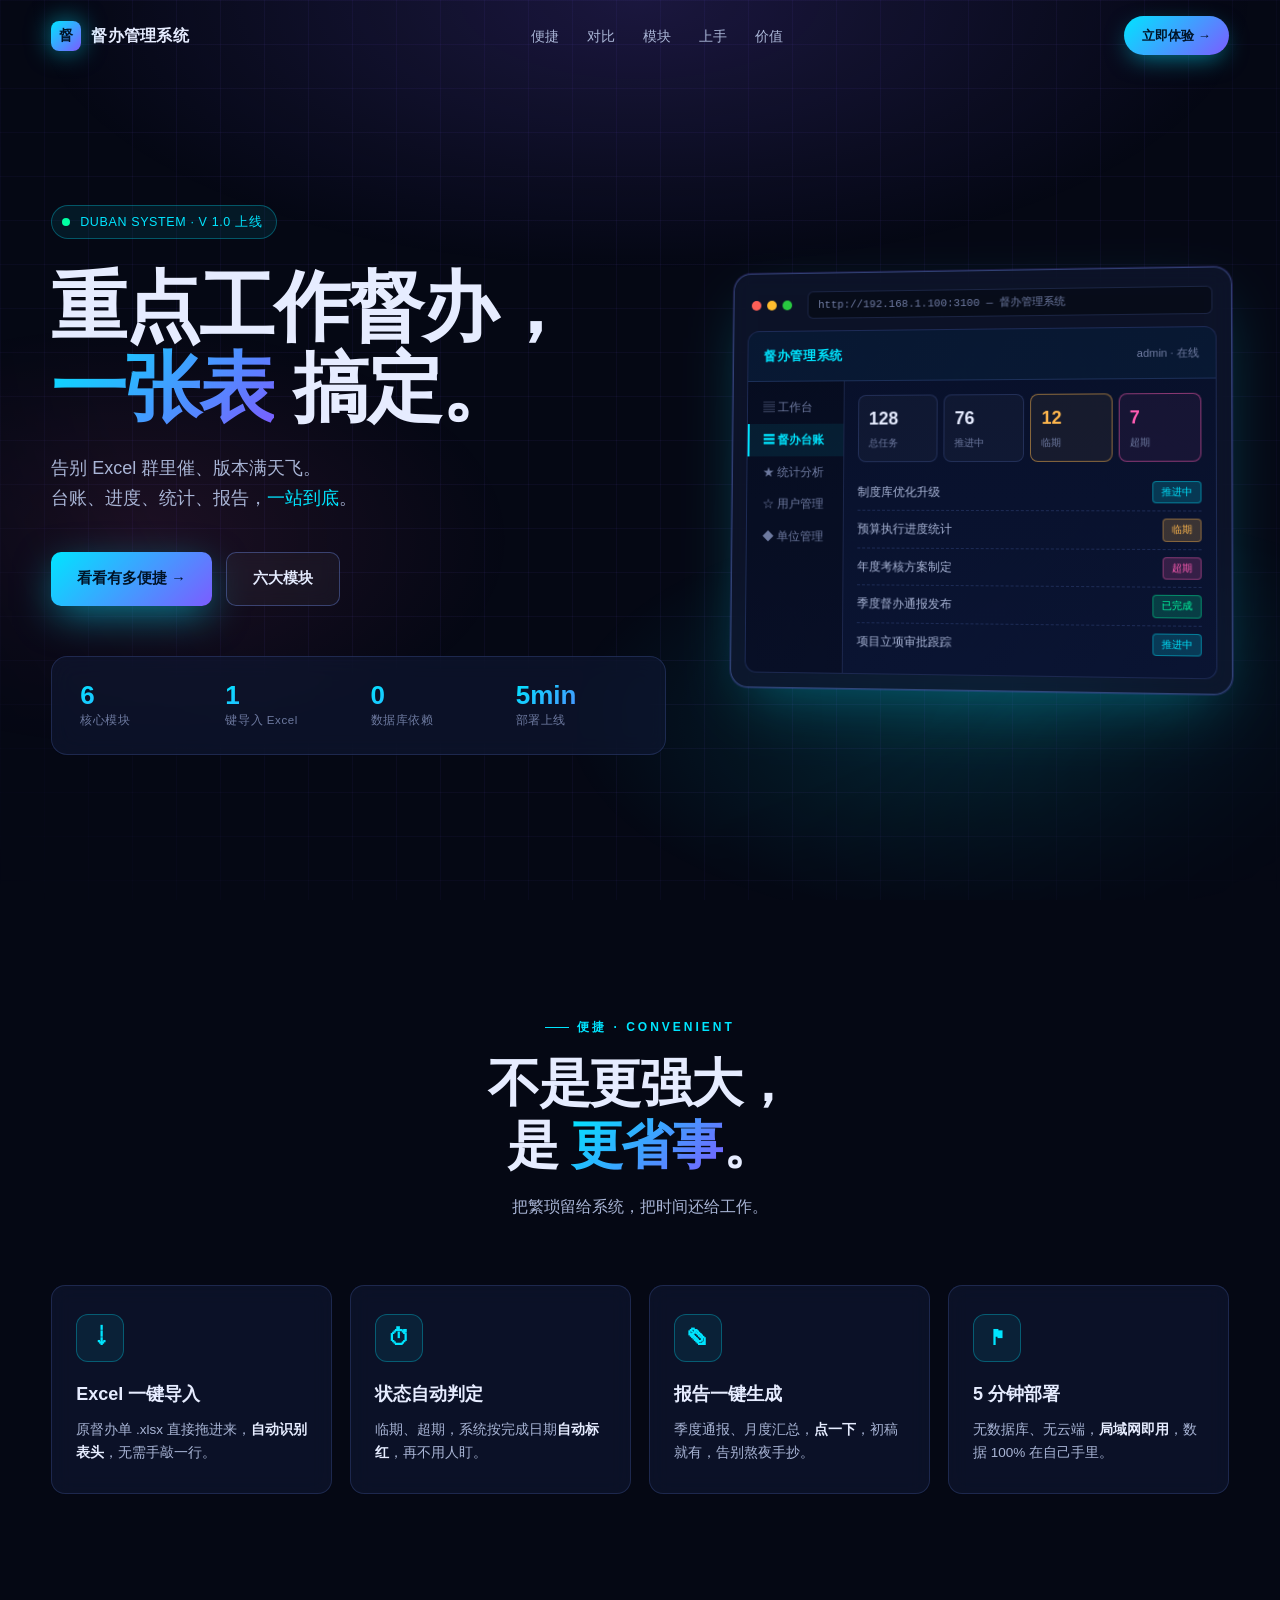
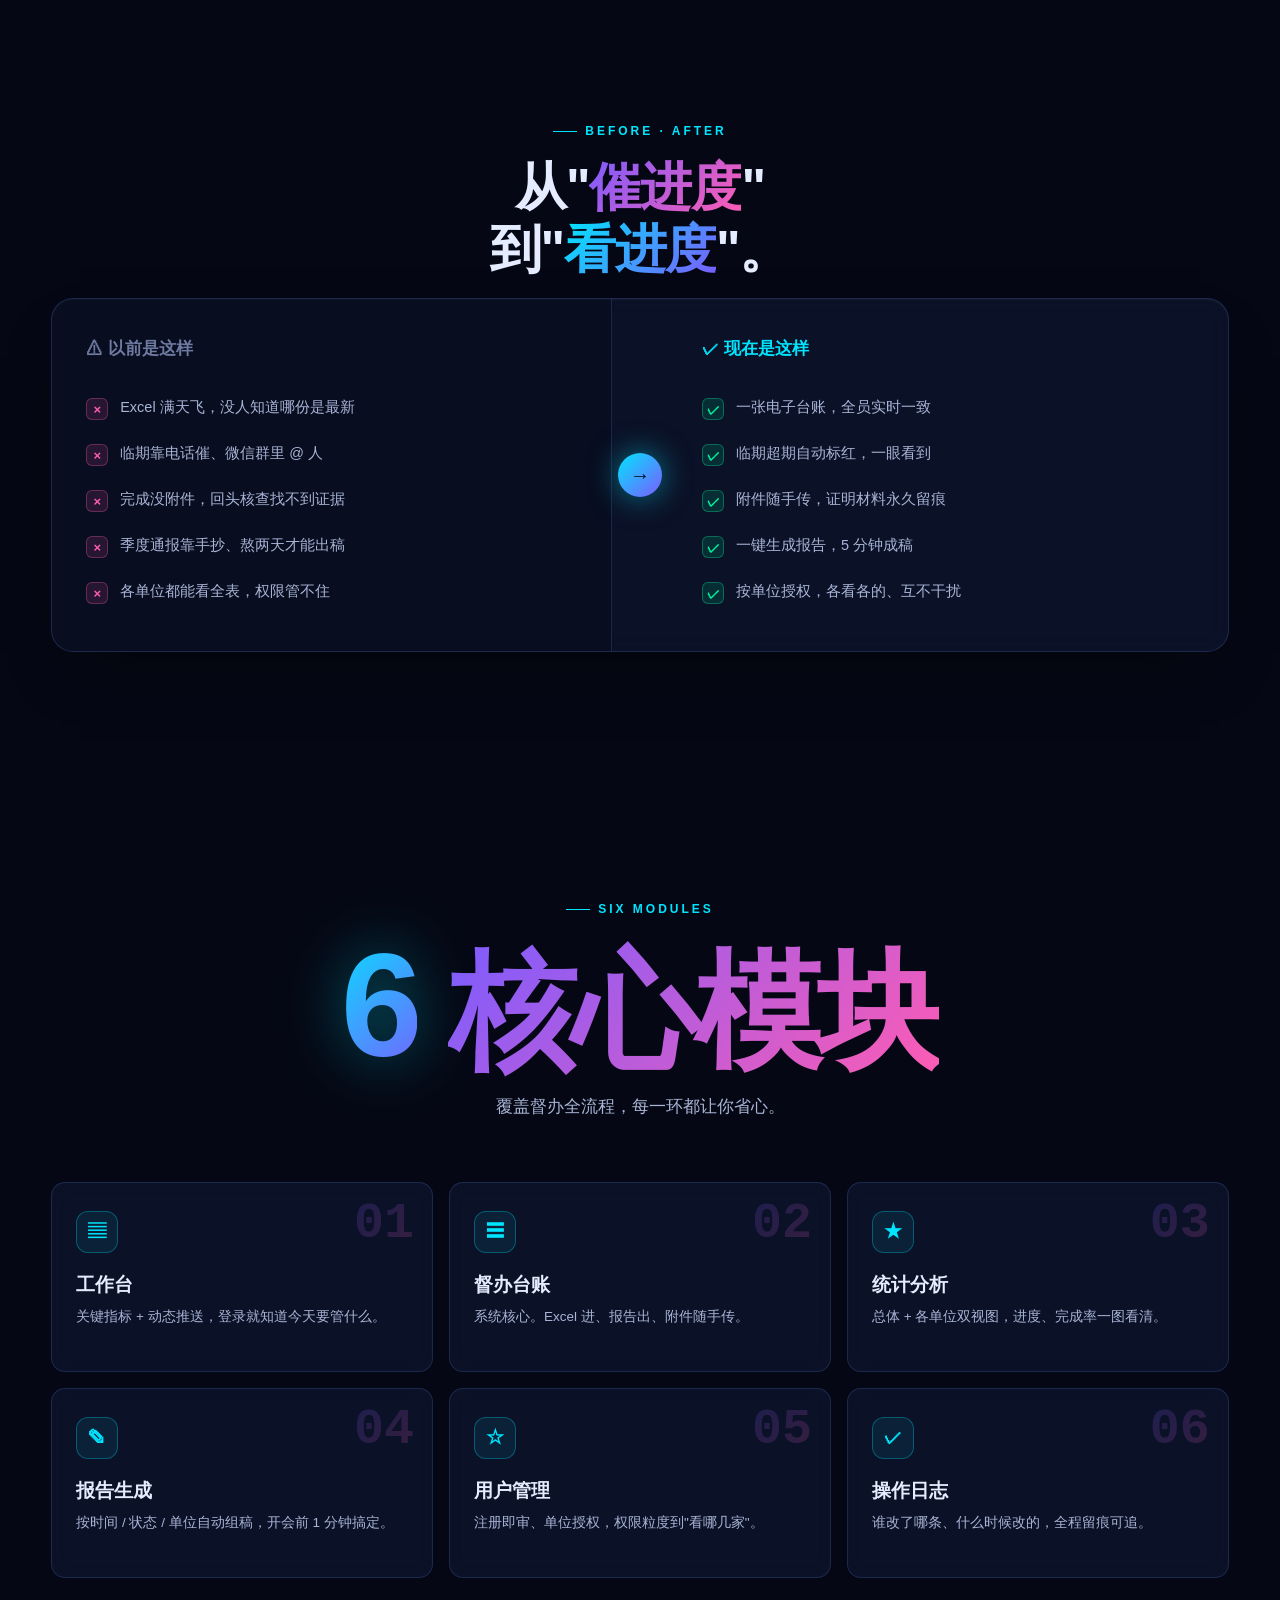
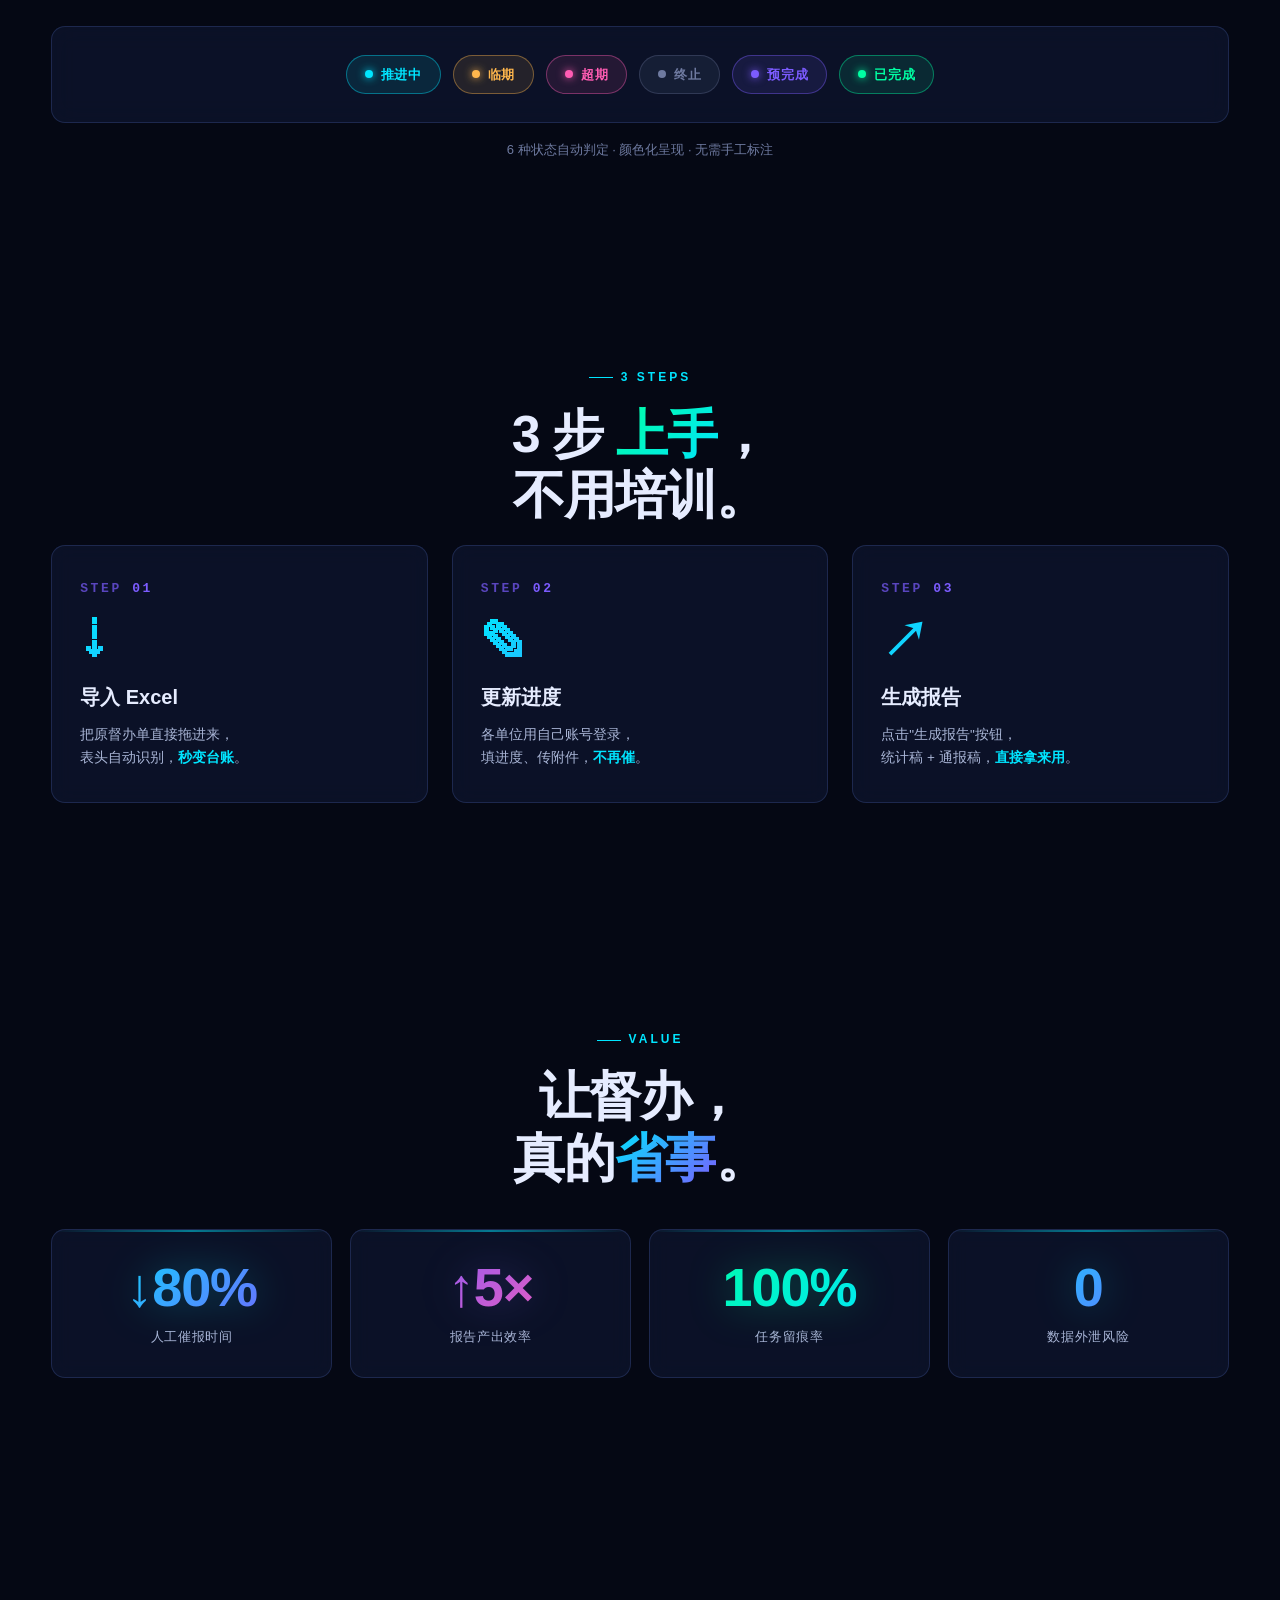
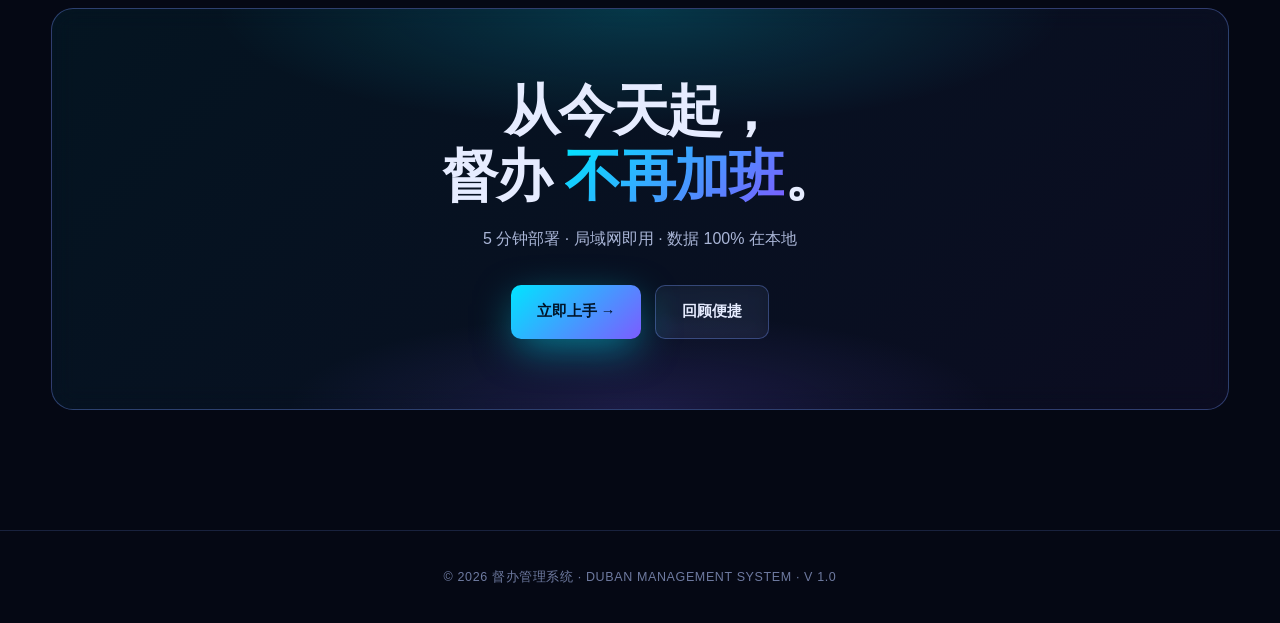
<file: ai-office-showcase/督办管理系统.html>
<!DOCTYPE html>
<html lang="zh-CN">
<head>
<meta charset="UTF-8">
<meta name="viewport" content="width=device-width, initial-scale=1.0">
<title>督办管理系统 · 上线宣传册</title>
<meta name="description" content="重点工作督办，一张表搞定。Excel 一键导入，状态自动判定，报告一键生成。">
<style>
/* =====================================================
   督办管理系统 — 上线宣传册 (Cyber Edition)
   ===================================================== */
:root {
  --bg-0:#050814; --bg-1:#0a0f24; --bg-2:#0f1733;
  --panel:rgba(18,26,56,.55); --panel-2:rgba(28,38,78,.45);
  --line:rgba(118,152,255,.18); --line-strong:rgba(118,152,255,.35);

  --neon-1:#00e5ff; --neon-2:#7c5cff; --neon-3:#ff5cb3;
  --neon-4:#00ffa3; --neon-5:#ffb74d;

  --text:#e6ecff; --text-2:#a9b5d6; --text-3:#6e7aa0;

  --grad-1:linear-gradient(135deg,#00e5ff 0%,#7c5cff 100%);
  --grad-2:linear-gradient(135deg,#7c5cff 0%,#ff5cb3 100%);
  --grad-3:linear-gradient(135deg,#00ffa3 0%,#00e5ff 100%);

  --shadow-glow:0 0 0 1px rgba(124,92,255,.18), 0 24px 60px -20px rgba(0,229,255,.35);
  --shadow-card:0 1px 0 rgba(255,255,255,.04) inset, 0 30px 60px -30px rgba(0,0,0,.6);

  --r-md:14px; --r-lg:22px;
}

*{box-sizing:border-box;margin:0;padding:0;}
html{scroll-behavior:smooth;}
body{
  font-family:-apple-system,BlinkMacSystemFont,"PingFang SC","Microsoft YaHei","Segoe UI",Roboto,sans-serif;
  color:var(--text); background:var(--bg-0);
  line-height:1.65; -webkit-font-smoothing:antialiased;
  overflow-x:hidden; position:relative;
}
body::before{
  content:""; position:fixed; inset:0; pointer-events:none; z-index:0;
  background:
    linear-gradient(rgba(124,92,255,.06) 1px,transparent 1px) 0 0/44px 44px,
    linear-gradient(90deg,rgba(124,92,255,.06) 1px,transparent 1px) 0 0/44px 44px,
    radial-gradient(80% 50% at 50% 0%,rgba(124,92,255,.18),transparent 60%),
    radial-gradient(60% 40% at 80% 80%,rgba(0,229,255,.15),transparent 60%),
    radial-gradient(50% 40% at 10% 60%,rgba(255,92,179,.10),transparent 60%);
  mask-image:radial-gradient(ellipse at 50% 30%,#000 60%,transparent 100%);
}
a{color:var(--neon-1);text-decoration:none;}
.container{width:min(1200px,92%);margin:0 auto;position:relative;z-index:2;}
::selection{background:rgba(124,92,255,.4);color:#fff;}

/* ============ Nav ============ */
.nav{
  position:fixed; top:0; left:0; right:0; z-index:50;
  padding:16px 0; transition:background .3s,padding .3s,border-color .3s;
  border-bottom:1px solid transparent;
}
.nav.scrolled{
  background:rgba(8,12,30,.78);
  backdrop-filter:blur(18px) saturate(160%);
  -webkit-backdrop-filter:blur(18px) saturate(160%);
  border-bottom-color:var(--line); padding:12px 0;
}
.nav-inner{display:flex;align-items:center;justify-content:space-between;}
.nav-logo{display:flex;align-items:center;gap:10px;font-weight:700;font-size:16px;color:var(--text);letter-spacing:.02em;}
.nav-logo .mark{
  width:30px;height:30px;border-radius:8px;
  background:var(--grad-1); position:relative;
  box-shadow:0 0 24px rgba(0,229,255,.55);
  display:flex;align-items:center;justify-content:center;
  font-weight:900;color:#001428;font-size:14px;
}
.nav-links{display:flex;gap:28px;list-style:none;}
.nav-links a{font-size:13.5px;color:var(--text-2);transition:color .2s;}
.nav-links a:hover{color:var(--neon-1);}
.nav-cta{
  padding:9px 18px; background:var(--grad-1);
  border-radius:999px; color:#001428; font-size:13px; font-weight:700;
  box-shadow:0 8px 24px -6px rgba(0,229,255,.55);
  transition:transform .2s,box-shadow .2s;
}
.nav-cta:hover{transform:translateY(-2px);box-shadow:0 12px 30px -6px rgba(0,229,255,.65);}
@media (max-width:760px){.nav-links{display:none;}}

/* ============ Hero ============ */
.hero{
  position:relative; min-height:100vh;
  display:flex; align-items:center;
  padding:140px 0 80px; overflow:hidden;
}
.hero-grid{display:grid;grid-template-columns:1.1fr .9fr;gap:60px;align-items:center;}
@media (max-width:980px){.hero-grid{grid-template-columns:1fr;gap:40px;}}

.hero-badge{
  display:inline-flex;align-items:center;gap:10px;
  padding:6px 14px 6px 10px;
  background:rgba(0,229,255,.08);
  border:1px solid rgba(0,229,255,.3);
  border-radius:999px;
  font-size:12.5px;color:var(--neon-1);
  margin-bottom:28px;letter-spacing:.05em;
}
.hero-badge .pulse{
  width:8px;height:8px;border-radius:50%;
  background:var(--neon-4);
  box-shadow:0 0 0 0 rgba(0,255,163,.7);
  animation:pulse 2s infinite;
}
@keyframes pulse{
  0%{box-shadow:0 0 0 0 rgba(0,255,163,.7);}
  70%{box-shadow:0 0 0 12px rgba(0,255,163,0);}
  100%{box-shadow:0 0 0 0 rgba(0,255,163,0);}
}
.hero h1{
  font-size:clamp(38px,6.4vw,76px);
  line-height:1.06; font-weight:800;
  letter-spacing:-.025em; margin-bottom:26px;
}
.hero h1 .accent{background:var(--grad-1);-webkit-background-clip:text;background-clip:text;color:transparent;}
.hero h1 .accent2{background:var(--grad-2);-webkit-background-clip:text;background-clip:text;color:transparent;}

.hero p.lead{
  font-size:clamp(15px,1.5vw,18px);
  color:var(--text-2); max-width:520px; margin-bottom:38px;
}
.hero-cta{display:flex;flex-wrap:wrap;gap:14px;margin-bottom:50px;}
.btn{
  display:inline-flex;align-items:center;gap:8px;
  padding:14px 26px;border-radius:10px;
  font-size:14.5px;font-weight:600;border:none;
  transition:transform .2s,box-shadow .2s;
  position:relative; cursor:pointer;
}
.btn:hover{transform:translateY(-2px);}
.btn-primary{
  background:var(--grad-1); color:#001428;
  box-shadow:0 12px 40px -6px rgba(0,229,255,.55);
}
.btn-primary:hover{box-shadow:0 18px 50px -6px rgba(0,229,255,.7);}
.btn-ghost{
  background:rgba(255,255,255,.04); color:var(--text);
  border:1px solid var(--line-strong); backdrop-filter:blur(8px);
}
.btn-ghost:hover{background:rgba(255,255,255,.08);border-color:var(--neon-1);color:var(--neon-1);}

.hero-meta{
  display:grid;grid-template-columns:repeat(4,1fr);
  gap:12px 24px; padding:24px 28px;
  background:var(--panel); border:1px solid var(--line);
  border-radius:16px; backdrop-filter:blur(12px);
  max-width:640px; position:relative; overflow:hidden;
}
.hero-meta::before{
  content:""; position:absolute; top:0;left:-100%;width:100%;height:2px;
  background:linear-gradient(90deg,transparent,var(--neon-1),transparent);
  animation:scan 4s linear infinite;
}
@keyframes scan{from{left:-100%;}to{left:100%;}}
.hero-meta .num{
  font-size:26px;font-weight:800;line-height:1.1;
  font-variant-numeric:tabular-nums;
  background:var(--grad-1);-webkit-background-clip:text;background-clip:text;color:transparent;
}
.hero-meta .lbl{font-size:11.5px;color:var(--text-3);margin-top:2px;letter-spacing:.05em;}
@media (max-width:560px){.hero-meta{grid-template-columns:repeat(2,1fr);}}

/* Hero mockup */
.mock-frame{
  position:relative; padding:14px;
  border-radius:18px;
  background:var(--panel); border:1px solid var(--line-strong);
  box-shadow:var(--shadow-glow);
  backdrop-filter:blur(12px);
  transform:perspective(1400px) rotateY(-6deg) rotateX(2deg);
  animation:hover 7s ease-in-out infinite;
}
@keyframes hover{
  0%,100%{transform:perspective(1400px) rotateY(-6deg) rotateX(2deg) translateY(0);}
  50%{transform:perspective(1400px) rotateY(-6deg) rotateX(2deg) translateY(-10px);}
}
.mock-bar{display:flex;align-items:center;gap:6px;padding:4px 4px 12px;}
.mock-bar span{width:10px;height:10px;border-radius:50%;background:rgba(255,255,255,.18);}
.mock-bar span:nth-child(1){background:#ff5f57;}
.mock-bar span:nth-child(2){background:#febc2e;}
.mock-bar span:nth-child(3){background:#28c840;}
.mock-bar .url{
  margin-left:10px;flex:1;
  background:rgba(0,0,0,.35);border:1px solid var(--line);
  border-radius:6px;padding:4px 10px;
  font-size:11px;color:var(--text-3);
  font-family:"SF Mono","Menlo",monospace;
}
.mock-body{
  background:linear-gradient(180deg,#08102a 0%,#0a1432 100%);
  border-radius:12px;overflow:hidden;border:1px solid var(--line);
}
.mk-head{
  display:flex;align-items:center;justify-content:space-between;
  padding:14px 16px;border-bottom:1px solid var(--line);
  background:rgba(0,229,255,.04);
}
.mk-title{font-weight:700;color:var(--neon-1);font-size:13px;letter-spacing:.05em;}
.mk-user{color:var(--text-3);font-size:11px;}
.mk-layout{display:grid;grid-template-columns:100px 1fr;}
.mk-side{background:rgba(0,0,0,.25);border-right:1px solid var(--line);padding:10px 0;}
.mk-side div{padding:7px 14px;font-size:11.5px;color:var(--text-3);border-left:2px solid transparent;}
.mk-side div.on{background:rgba(0,229,255,.08);color:var(--neon-1);border-left-color:var(--neon-1);font-weight:600;}
.mk-main{padding:14px;}
.mk-stats{display:grid;grid-template-columns:repeat(4,1fr);gap:6px;margin-bottom:12px;}
.mk-stat{background:rgba(255,255,255,.03);border:1px solid var(--line);border-radius:8px;padding:9px 10px;}
.mk-stat .n{font-size:18px;font-weight:800;color:var(--text);}
.mk-stat .l{font-size:10px;color:var(--text-3);margin-top:2px;}
.mk-stat.w{border-color:rgba(255,183,77,.5);background:rgba(255,183,77,.06);}
.mk-stat.w .n{color:var(--neon-5);}
.mk-stat.d{border-color:rgba(255,92,179,.5);background:rgba(255,92,179,.06);}
.mk-stat.d .n{color:var(--neon-3);}
.mk-stat.g{border-color:rgba(0,255,163,.5);background:rgba(0,255,163,.06);}
.mk-stat.g .n{color:var(--neon-4);}
.mk-list{font-size:11.5px;}
.mk-list .row{
  display:flex;justify-content:space-between;align-items:center;
  padding:7px 0;border-bottom:1px dashed var(--line);color:var(--text-2);gap:8px;
}
.mk-list .row:last-child{border-bottom:none;}
.mk-list .row .tt{flex:1;overflow:hidden;text-overflow:ellipsis;white-space:nowrap;}
.mk-tag{font-size:10px;padding:2px 8px;border-radius:4px;background:rgba(0,229,255,.18);color:var(--neon-1);border:1px solid rgba(0,229,255,.4);}
.mk-tag.wn{background:rgba(255,183,77,.2);color:var(--neon-5);border-color:rgba(255,183,77,.4);}
.mk-tag.dg{background:rgba(255,92,179,.18);color:var(--neon-3);border-color:rgba(255,92,179,.4);}
.mk-tag.dn{background:rgba(0,255,163,.18);color:var(--neon-4);border-color:rgba(0,255,163,.4);}

/* ============ Sections common ============ */
section{padding:110px 0;position:relative;}
.eyebrow{
  display:inline-flex;align-items:center;gap:8px;
  font-size:12px;font-weight:700;color:var(--neon-1);
  text-transform:uppercase;letter-spacing:.25em;margin-bottom:16px;
}
.eyebrow::before{content:"";width:24px;height:1px;background:var(--neon-1);}
.section-title{
  font-size:clamp(30px,4.6vw,52px);
  font-weight:800;letter-spacing:-.025em;
  line-height:1.18;margin-bottom:18px;max-width:800px;
}
.section-title .grad{background:var(--grad-1);-webkit-background-clip:text;background-clip:text;color:transparent;}
.section-title .grad2{background:var(--grad-2);-webkit-background-clip:text;background-clip:text;color:transparent;}
.section-title .grad3{background:var(--grad-3);-webkit-background-clip:text;background-clip:text;color:transparent;}
.section-sub{font-size:16px;color:var(--text-2);max-width:680px;margin-bottom:64px;}
.center-head{text-align:center;}
.center-head .eyebrow{justify-content:center;}
.center-head .section-title,.center-head .section-sub{margin-left:auto;margin-right:auto;}

/* ============ Compare (Before / After) ============ */
.compare-grid{
  display:grid; grid-template-columns:1fr 56px 1fr;
  background:var(--panel); border:1px solid var(--line);
  border-radius:var(--r-lg); overflow:hidden;
  backdrop-filter:blur(12px); box-shadow:var(--shadow-card);
}
@media (max-width:860px){
  .compare-grid{grid-template-columns:1fr;}
  .compare-arrow{display:none;}
}
.compare-col{padding:36px 34px;}
.compare-col.before{background:rgba(0,0,0,.18);border-right:1px solid var(--line);}
.compare-col.before .compare-head{color:var(--text-3);}
.compare-col.after .compare-head{color:var(--neon-1);}
.compare-head{display:flex;align-items:center;gap:10px;font-weight:700;font-size:17px;margin-bottom:22px;}
.compare-col ul{list-style:none;}
.compare-col li{display:flex;gap:12px;padding:11px 0;font-size:14.5px;color:var(--text-2);}
.compare-col li .ic{
  flex-shrink:0;width:22px;height:22px;border-radius:6px;
  display:inline-flex;align-items:center;justify-content:center;
  font-size:13px;font-weight:700;margin-top:2px;
}
.compare-col.before li .ic{background:rgba(255,92,179,.12);color:var(--neon-3);border:1px solid rgba(255,92,179,.3);}
.compare-col.after li .ic{background:rgba(0,255,163,.12);color:var(--neon-4);border:1px solid rgba(0,255,163,.3);}
.compare-arrow{display:flex;align-items:center;justify-content:center;background:transparent;}
.compare-arrow div{
  width:44px;height:44px;border-radius:50%;
  background:var(--grad-1);color:#001428;
  display:flex;align-items:center;justify-content:center;
  box-shadow:0 0 30px rgba(0,229,255,.5);font-weight:900;font-size:20px;
}

/* ============ Value Cards (便捷4特点) ============ */
.value-grid{display:grid;grid-template-columns:repeat(4,1fr);gap:18px;}
@media (max-width:980px){.value-grid{grid-template-columns:repeat(2,1fr);}}
@media (max-width:560px){.value-grid{grid-template-columns:1fr;}}
.value-card{
  background:var(--panel); border:1px solid var(--line);
  border-radius:var(--r-md); padding:28px 24px;
  position:relative; overflow:hidden;
  backdrop-filter:blur(10px);
  transition:transform .35s,border-color .35s,box-shadow .35s;
}
.value-card::before{
  content:""; position:absolute; inset:-1px; border-radius:var(--r-md);
  padding:1px; background:var(--grad-1);
  -webkit-mask:linear-gradient(#000 0 0) content-box,linear-gradient(#000 0 0);
  mask:linear-gradient(#000 0 0) content-box,linear-gradient(#000 0 0);
  -webkit-mask-composite:xor; mask-composite:exclude;
  opacity:0; transition:opacity .35s;
}
.value-card:hover{transform:translateY(-6px);box-shadow:0 30px 60px -25px rgba(0,229,255,.4);}
.value-card:hover::before{opacity:1;}
.value-icon{
  width:48px;height:48px;border-radius:12px;
  background:rgba(0,229,255,.08); border:1px solid rgba(0,229,255,.3);
  display:flex;align-items:center;justify-content:center;
  margin-bottom:18px; color:var(--neon-1);
  font-size:22px;font-weight:900;
}
.value-card h3{font-size:18px;font-weight:700;margin-bottom:10px;color:var(--text);}
.value-card p{font-size:13.5px;color:var(--text-2);line-height:1.7;}

/* ============ 6模块概览 ============ */
.six-section{padding:130px 0 90px;}
.six-section .head-wrap{text-align:center;margin-bottom:60px;}
.six-section .six-title{
  font-size:clamp(56px,10vw,140px);
  line-height:.95;font-weight:900;letter-spacing:-.04em;margin-bottom:18px;
}
.six-section .six-title .num-6{
  background:var(--grad-1);-webkit-background-clip:text;background-clip:text;color:transparent;
  font-size:1.15em; filter:drop-shadow(0 0 30px rgba(0,229,255,.4));
}
.six-section .six-title .lbl{background:var(--grad-2);-webkit-background-clip:text;background-clip:text;color:transparent;}
.six-section p.sub{font-size:17px;color:var(--text-2);max-width:680px;margin:0 auto;}

.six-grid{display:grid;grid-template-columns:repeat(3,1fr);gap:16px;}
@media (max-width:900px){.six-grid{grid-template-columns:repeat(2,1fr);}}
@media (max-width:560px){.six-grid{grid-template-columns:1fr;}}

.six-card{
  background:var(--panel); border:1px solid var(--line);
  border-radius:var(--r-md); padding:28px 24px;
  position:relative; overflow:hidden;
  backdrop-filter:blur(10px);
  transition:transform .35s,border-color .35s,box-shadow .35s;
  min-height:190px; display:flex;flex-direction:column;
}
.six-card::after{
  content:""; position:absolute; top:0;left:0;width:100%;height:2px;
  background:var(--grad-1);
  transform:scaleX(0); transform-origin:left; transition:transform .5s;
}
.six-card:hover{transform:translateY(-6px);border-color:var(--line-strong);box-shadow:0 30px 60px -25px rgba(0,229,255,.35);}
.six-card:hover::after{transform:scaleX(1);}
.six-card .s-num{
  position:absolute; top:16px; right:18px;
  font-size:50px;font-weight:900;line-height:1;
  background:var(--grad-2);-webkit-background-clip:text;background-clip:text;color:transparent;
  opacity:.18; font-family:"SF Mono","Menlo",monospace;
}
.six-card .s-ic{
  width:42px;height:42px;border-radius:12px;
  background:rgba(0,229,255,.08); border:1px solid rgba(0,229,255,.3);
  color:var(--neon-1);
  display:flex;align-items:center;justify-content:center;
  margin-bottom:16px; font-size:18px;font-weight:900;
}
.six-card h3{font-size:19px;font-weight:700;margin-bottom:6px;color:var(--text);}
.six-card .s-desc{font-size:13.5px;color:var(--text-2);line-height:1.65;}

/* ============ Flow (3步上手) ============ */
.flow-grid{
  display:grid;grid-template-columns:repeat(3,1fr);gap:24px;
  position:relative;
}
@media (max-width:860px){.flow-grid{grid-template-columns:1fr;}}
.flow-card{
  background:var(--panel); border:1px solid var(--line);
  border-radius:var(--r-md); padding:32px 28px;
  backdrop-filter:blur(10px); position:relative; overflow:hidden;
}
.flow-card .step-no{
  font-family:"SF Mono","Menlo",monospace;
  font-size:13px; font-weight:700;
  color:var(--neon-2); letter-spacing:.2em; margin-bottom:18px;
}
.flow-card .step-no::before{content:"STEP ";opacity:.7;}
.flow-card .step-big{
  font-size:48px;font-weight:900;line-height:1;
  background:var(--grad-1);-webkit-background-clip:text;background-clip:text;color:transparent;
  margin-bottom:16px;
}
.flow-card h3{font-size:20px;font-weight:700;margin-bottom:10px;color:var(--text);}
.flow-card p{font-size:13.5px;color:var(--text-2);line-height:1.7;}

/* ============ Status pills ============ */
.status-bar{
  display:flex;flex-wrap:wrap;gap:12px;
  padding:28px;
  background:var(--panel); border:1px solid var(--line);
  border-radius:var(--r-md); backdrop-filter:blur(12px);
  margin-top:28px;
}
.s-pill{
  padding:8px 18px; border-radius:999px;
  font-size:13px; font-weight:700; letter-spacing:.05em;
  display:inline-flex; align-items:center; gap:8px;
}
.s-pill::before{content:"";width:8px;height:8px;border-radius:50%;}
.s-pill.go{background:rgba(0,229,255,.1);color:var(--neon-1);border:1px solid rgba(0,229,255,.4);}
.s-pill.go::before{background:var(--neon-1);box-shadow:0 0 8px var(--neon-1);}
.s-pill.wn{background:rgba(255,183,77,.1);color:var(--neon-5);border:1px solid rgba(255,183,77,.4);}
.s-pill.wn::before{background:var(--neon-5);box-shadow:0 0 8px var(--neon-5);}
.s-pill.dg{background:rgba(255,92,179,.1);color:var(--neon-3);border:1px solid rgba(255,92,179,.4);}
.s-pill.dg::before{background:var(--neon-3);box-shadow:0 0 8px var(--neon-3);}
.s-pill.st{background:rgba(110,122,160,.12);color:var(--text-3);border:1px solid rgba(110,122,160,.3);}
.s-pill.st::before{background:var(--text-3);}
.s-pill.pre{background:rgba(124,92,255,.12);color:var(--neon-2);border:1px solid rgba(124,92,255,.4);}
.s-pill.pre::before{background:var(--neon-2);box-shadow:0 0 8px var(--neon-2);}
.s-pill.dn{background:rgba(0,255,163,.1);color:var(--neon-4);border:1px solid rgba(0,255,163,.4);}
.s-pill.dn::before{background:var(--neon-4);box-shadow:0 0 8px var(--neon-4);}

/* ============ KPI ============ */
.kpi-grid{
  display:grid; grid-template-columns:repeat(4,1fr); gap:18px;
  margin-top:40px;
}
@media (max-width:760px){.kpi-grid{grid-template-columns:repeat(2,1fr);}}
.kpi-card{
  background:var(--panel); border:1px solid var(--line);
  border-radius:var(--r-md); padding:30px 22px;
  text-align:center; backdrop-filter:blur(10px);
  position:relative; overflow:hidden;
}
.kpi-card::before{
  content:""; position:absolute; top:0;left:0;right:0;height:2px;
  background:linear-gradient(90deg,transparent,var(--neon-1),transparent);
  opacity:.5;
}
.kpi-card .n{
  font-size:54px; font-weight:900; line-height:1;
  background:var(--grad-1);-webkit-background-clip:text;background-clip:text;color:transparent;
  letter-spacing:-.02em;
  filter:drop-shadow(0 0 20px rgba(0,229,255,.3));
}
.kpi-card .n.c2{background:var(--grad-2);-webkit-background-clip:text;background-clip:text;color:transparent;filter:drop-shadow(0 0 20px rgba(124,92,255,.3));}
.kpi-card .n.c3{background:var(--grad-3);-webkit-background-clip:text;background-clip:text;color:transparent;filter:drop-shadow(0 0 20px rgba(0,255,163,.3));}
.kpi-card .l{font-size:13px;color:var(--text-2);margin-top:12px;letter-spacing:.05em;}

/* ============ CTA ============ */
.cta-section{
  padding:120px 0;
  text-align:center;
}
.cta-box{
  background:linear-gradient(135deg,rgba(0,229,255,.06),rgba(124,92,255,.06));
  border:1px solid var(--line-strong);
  border-radius:var(--r-lg);
  padding:70px 40px;
  position:relative; overflow:hidden;
  backdrop-filter:blur(12px);
}
.cta-box::before{
  content:""; position:absolute; inset:0;
  background:
    radial-gradient(60% 50% at 50% 0%,rgba(0,229,255,.18),transparent 60%),
    radial-gradient(50% 40% at 50% 100%,rgba(124,92,255,.16),transparent 60%);
  pointer-events:none;
}
.cta-box > *{position:relative;}
.cta-box h2{
  font-size:clamp(32px,5vw,56px);
  font-weight:900; letter-spacing:-.025em;
  line-height:1.15; margin-bottom:18px;
}
.cta-box h2 .g{background:var(--grad-1);-webkit-background-clip:text;background-clip:text;color:transparent;}
.cta-box p{
  font-size:16px;color:var(--text-2);max-width:560px;margin:0 auto 32px;
}
.cta-row{display:flex;flex-wrap:wrap;gap:14px;justify-content:center;}

/* ============ Footer ============ */
footer{
  border-top:1px solid var(--line);
  padding:36px 0;
  text-align:center;
  font-size:12.5px;
  color:var(--text-3);
  letter-spacing:.05em;
}

/* ============ Reveal on scroll ============ */
.reveal{opacity:0;transform:translateY(30px);transition:opacity .8s,transform .8s;}
.reveal.in{opacity:1;transform:translateY(0);}
</style>
</head>
<body>

<!-- ============ Nav ============ -->
<nav class="nav" id="nav">
  <div class="container nav-inner">
    <div class="nav-logo">
      <span class="mark">督</span>
      <span>督办管理系统</span>
    </div>
    <ul class="nav-links">
      <li><a href="#features">便捷</a></li>
      <li><a href="#compare">对比</a></li>
      <li><a href="#modules">模块</a></li>
      <li><a href="#flow">上手</a></li>
      <li><a href="#kpi">价值</a></li>
    </ul>
    <a href="#cta" class="nav-cta">立即体验 →</a>
  </div>
</nav>

<!-- ============ Hero ============ -->
<section class="hero">
  <div class="container hero-grid">
    <div>
      <div class="hero-badge">
        <span class="pulse"></span>
        DUBAN SYSTEM · V 1.0 上线
      </div>
      <h1>
        重点工作督办，<br>
        <span class="accent">一张表</span> 搞定。
      </h1>
      <p class="lead">
        告别 Excel 群里催、版本满天飞。<br>
        台账、进度、统计、报告，<span style="color:var(--neon-1);">一站到底</span>。
      </p>
      <div class="hero-cta">
        <a href="#features" class="btn btn-primary">看看有多便捷 →</a>
        <a href="#modules" class="btn btn-ghost">六大模块</a>
      </div>
      <div class="hero-meta">
        <div><div class="num">6</div><div class="lbl">核心模块</div></div>
        <div><div class="num">1</div><div class="lbl">键导入 Excel</div></div>
        <div><div class="num">0</div><div class="lbl">数据库依赖</div></div>
        <div><div class="num">5min</div><div class="lbl">部署上线</div></div>
      </div>
    </div>

    <!-- Hero mockup -->
    <div class="mock-frame">
      <div class="mock-bar">
        <span></span><span></span><span></span>
        <div class="url">http://192.168.1.100:3100 — 督办管理系统</div>
      </div>
      <div class="mock-body">
        <div class="mk-head">
          <div class="mk-title">督办管理系统</div>
          <div class="mk-user">admin · 在线</div>
        </div>
        <div class="mk-layout">
          <div class="mk-side">
            <div>▤ 工作台</div>
            <div class="on">☰ 督办台账</div>
            <div>★ 统计分析</div>
            <div>☆ 用户管理</div>
            <div>◆ 单位管理</div>
          </div>
          <div class="mk-main">
            <div class="mk-stats">
              <div class="mk-stat"><div class="n">128</div><div class="l">总任务</div></div>
              <div class="mk-stat"><div class="n">76</div><div class="l">推进中</div></div>
              <div class="mk-stat w"><div class="n">12</div><div class="l">临期</div></div>
              <div class="mk-stat d"><div class="n">7</div><div class="l">超期</div></div>
            </div>
            <div class="mk-list">
              <div class="row"><span class="tt">制度库优化升级</span><span class="mk-tag">推进中</span></div>
              <div class="row"><span class="tt">预算执行进度统计</span><span class="mk-tag wn">临期</span></div>
              <div class="row"><span class="tt">年度考核方案制定</span><span class="mk-tag dg">超期</span></div>
              <div class="row"><span class="tt">季度督办通报发布</span><span class="mk-tag dn">已完成</span></div>
              <div class="row"><span class="tt">项目立项审批跟踪</span><span class="mk-tag">推进中</span></div>
            </div>
          </div>
        </div>
      </div>
    </div>
  </div>
</section>

<!-- ============ Features (4 便捷点) ============ -->
<section id="features">
  <div class="container">
    <div class="center-head">
      <div class="eyebrow">便捷 · CONVENIENT</div>
      <h2 class="section-title">不是更强大，<br>是 <span class="grad">更省事</span>。</h2>
      <p class="section-sub">把繁琐留给系统，把时间还给工作。</p>
    </div>
    <div class="value-grid">
      <div class="value-card reveal">
        <div class="value-icon">⇣</div>
        <h3>Excel 一键导入</h3>
        <p>原督办单 .xlsx 直接拖进来，<b style="color:var(--text);">自动识别表头</b>，无需手敲一行。</p>
      </div>
      <div class="value-card reveal">
        <div class="value-icon">⏱</div>
        <h3>状态自动判定</h3>
        <p>临期、超期，系统按完成日期<b style="color:var(--text);">自动标红</b>，再不用人盯。</p>
      </div>
      <div class="value-card reveal">
        <div class="value-icon">✎</div>
        <h3>报告一键生成</h3>
        <p>季度通报、月度汇总，<b style="color:var(--text);">点一下</b>，初稿就有，告别熬夜手抄。</p>
      </div>
      <div class="value-card reveal">
        <div class="value-icon">⚑</div>
        <h3>5 分钟部署</h3>
        <p>无数据库、无云端，<b style="color:var(--text);">局域网即用</b>，数据 100% 在自己手里。</p>
      </div>
    </div>
  </div>
</section>

<!-- ============ Compare ============ -->
<section id="compare">
  <div class="container">
    <div class="center-head">
      <div class="eyebrow">BEFORE · AFTER</div>
      <h2 class="section-title">从"<span class="grad2">催进度</span>"<br>到"<span class="grad">看进度</span>"。</h2>
    </div>
    <div class="compare-grid reveal">
      <div class="compare-col before">
        <div class="compare-head">⚠ 以前是这样</div>
        <ul>
          <li><span class="ic">×</span><span>Excel 满天飞，没人知道哪份是最新</span></li>
          <li><span class="ic">×</span><span>临期靠电话催、微信群里 @ 人</span></li>
          <li><span class="ic">×</span><span>完成没附件，回头核查找不到证据</span></li>
          <li><span class="ic">×</span><span>季度通报靠手抄、熬两天才能出稿</span></li>
          <li><span class="ic">×</span><span>各单位都能看全表，权限管不住</span></li>
        </ul>
      </div>
      <div class="compare-arrow"><div>→</div></div>
      <div class="compare-col after">
        <div class="compare-head">✓ 现在是这样</div>
        <ul>
          <li><span class="ic">✓</span><span>一张电子台账，全员实时一致</span></li>
          <li><span class="ic">✓</span><span>临期超期自动标红，一眼看到</span></li>
          <li><span class="ic">✓</span><span>附件随手传，证明材料永久留痕</span></li>
          <li><span class="ic">✓</span><span>一键生成报告，5 分钟成稿</span></li>
          <li><span class="ic">✓</span><span>按单位授权，各看各的、互不干扰</span></li>
        </ul>
      </div>
    </div>
  </div>
</section>

<!-- ============ 6 模块 ============ -->
<section id="modules" class="six-section">
  <div class="container">
    <div class="head-wrap">
      <div class="eyebrow center-head" style="display:inline-flex;">SIX MODULES</div>
      <div class="six-title"><span class="num-6">6</span> <span class="lbl">核心模块</span></div>
      <p class="sub">覆盖督办全流程，每一环都让你省心。</p>
    </div>
    <div class="six-grid">
      <div class="six-card reveal">
        <div class="s-num">01</div>
        <div class="s-ic">▤</div>
        <h3>工作台</h3>
        <div class="s-desc">关键指标 + 动态推送，登录就知道今天要管什么。</div>
      </div>
      <div class="six-card reveal">
        <div class="s-num">02</div>
        <div class="s-ic">☰</div>
        <h3>督办台账</h3>
        <div class="s-desc">系统核心。Excel 进、报告出、附件随手传。</div>
      </div>
      <div class="six-card reveal">
        <div class="s-num">03</div>
        <div class="s-ic">★</div>
        <h3>统计分析</h3>
        <div class="s-desc">总体 + 各单位双视图，进度、完成率一图看清。</div>
      </div>
      <div class="six-card reveal">
        <div class="s-num">04</div>
        <div class="s-ic">✎</div>
        <h3>报告生成</h3>
        <div class="s-desc">按时间 / 状态 / 单位自动组稿，开会前 1 分钟搞定。</div>
      </div>
      <div class="six-card reveal">
        <div class="s-num">05</div>
        <div class="s-ic">☆</div>
        <h3>用户管理</h3>
        <div class="s-desc">注册即审、单位授权，权限粒度到"看哪几家"。</div>
      </div>
      <div class="six-card reveal">
        <div class="s-num">06</div>
        <div class="s-ic">✓</div>
        <h3>操作日志</h3>
        <div class="s-desc">谁改了哪条、什么时候改的，全程留痕可追。</div>
      </div>
    </div>

    <!-- 状态徽章 -->
    <div class="status-bar reveal" style="margin-top:48px;justify-content:center;">
      <span class="s-pill go">推进中</span>
      <span class="s-pill wn">临期</span>
      <span class="s-pill dg">超期</span>
      <span class="s-pill st">终止</span>
      <span class="s-pill pre">预完成</span>
      <span class="s-pill dn">已完成</span>
    </div>
    <p class="center-head" style="margin-top:16px;color:var(--text-3);font-size:13px;">
      6 种状态自动判定 · 颜色化呈现 · 无需手工标注
    </p>
  </div>
</section>

<!-- ============ Flow · 3步上手 ============ -->
<section id="flow">
  <div class="container">
    <div class="center-head">
      <div class="eyebrow">3 STEPS</div>
      <h2 class="section-title">3 步 <span class="grad3">上手</span>，<br>不用培训。</h2>
    </div>
    <div class="flow-grid">
      <div class="flow-card reveal">
        <div class="step-no">01</div>
        <div class="step-big">⇣</div>
        <h3>导入 Excel</h3>
        <p>把原督办单直接拖进来，<br>表头自动识别，<b style="color:var(--neon-1);">秒变台账</b>。</p>
      </div>
      <div class="flow-card reveal">
        <div class="step-no">02</div>
        <div class="step-big">✎</div>
        <h3>更新进度</h3>
        <p>各单位用自己账号登录，<br>填进度、传附件，<b style="color:var(--neon-1);">不再催</b>。</p>
      </div>
      <div class="flow-card reveal">
        <div class="step-no">03</div>
        <div class="step-big">↗</div>
        <h3>生成报告</h3>
        <p>点击"生成报告"按钮，<br>统计稿 + 通报稿，<b style="color:var(--neon-1);">直接拿来用</b>。</p>
      </div>
    </div>
  </div>
</section>

<!-- ============ KPI ============ -->
<section id="kpi">
  <div class="container">
    <div class="center-head">
      <div class="eyebrow">VALUE</div>
      <h2 class="section-title">让督办，<br>真的<span class="grad">省事</span>。</h2>
    </div>
    <div class="kpi-grid">
      <div class="kpi-card reveal">
        <div class="n">↓80%</div>
        <div class="l">人工催报时间</div>
      </div>
      <div class="kpi-card reveal">
        <div class="n c2">↑5×</div>
        <div class="l">报告产出效率</div>
      </div>
      <div class="kpi-card reveal">
        <div class="n c3">100%</div>
        <div class="l">任务留痕率</div>
      </div>
      <div class="kpi-card reveal">
        <div class="n">0</div>
        <div class="l">数据外泄风险</div>
      </div>
    </div>
  </div>
</section>

<!-- ============ CTA ============ -->
<section id="cta" class="cta-section">
  <div class="container">
    <div class="cta-box reveal">
      <h2>从今天起，<br>督办 <span class="g">不再加班</span>。</h2>
      <p>5 分钟部署 · 局域网即用 · 数据 100% 在本地</p>
      <div class="cta-row">
        <a href="#" class="btn btn-primary">立即上手 →</a>
        <a href="#features" class="btn btn-ghost">回顾便捷</a>
      </div>
    </div>
  </div>
</section>

<footer>
  © 2026 督办管理系统 · DUBAN MANAGEMENT SYSTEM · V 1.0
</footer>

<script>
  // Nav scroll effect
  const nav=document.getElementById('nav');
  window.addEventListener('scroll',()=>{
    if(window.scrollY>40)nav.classList.add('scrolled');
    else nav.classList.remove('scrolled');
  });
  // Reveal on scroll
  const io=new IntersectionObserver(es=>{
    es.forEach(e=>{if(e.isIntersecting){e.target.classList.add('in');io.unobserve(e.target);}});
  },{threshold:.12});
  document.querySelectorAll('.reveal').forEach(el=>io.observe(el));
</script>

</body>
</html>
</file>
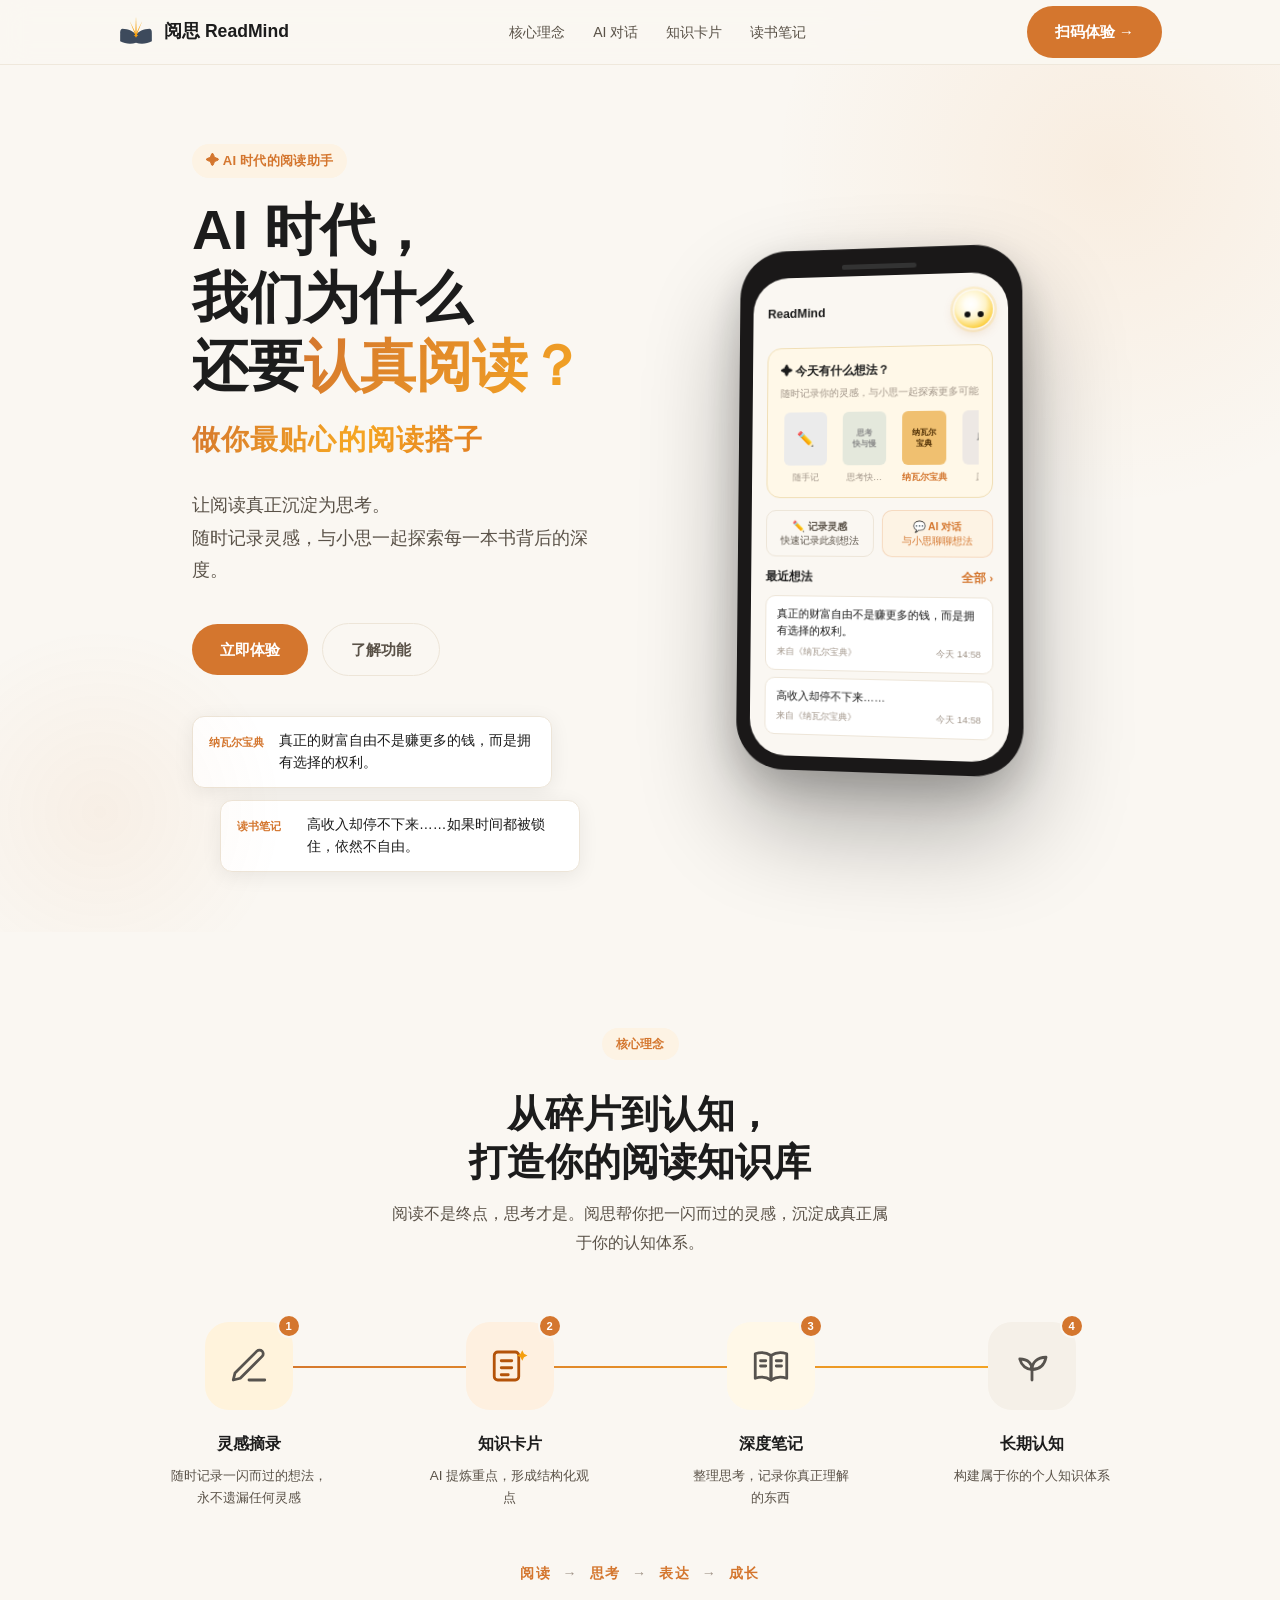
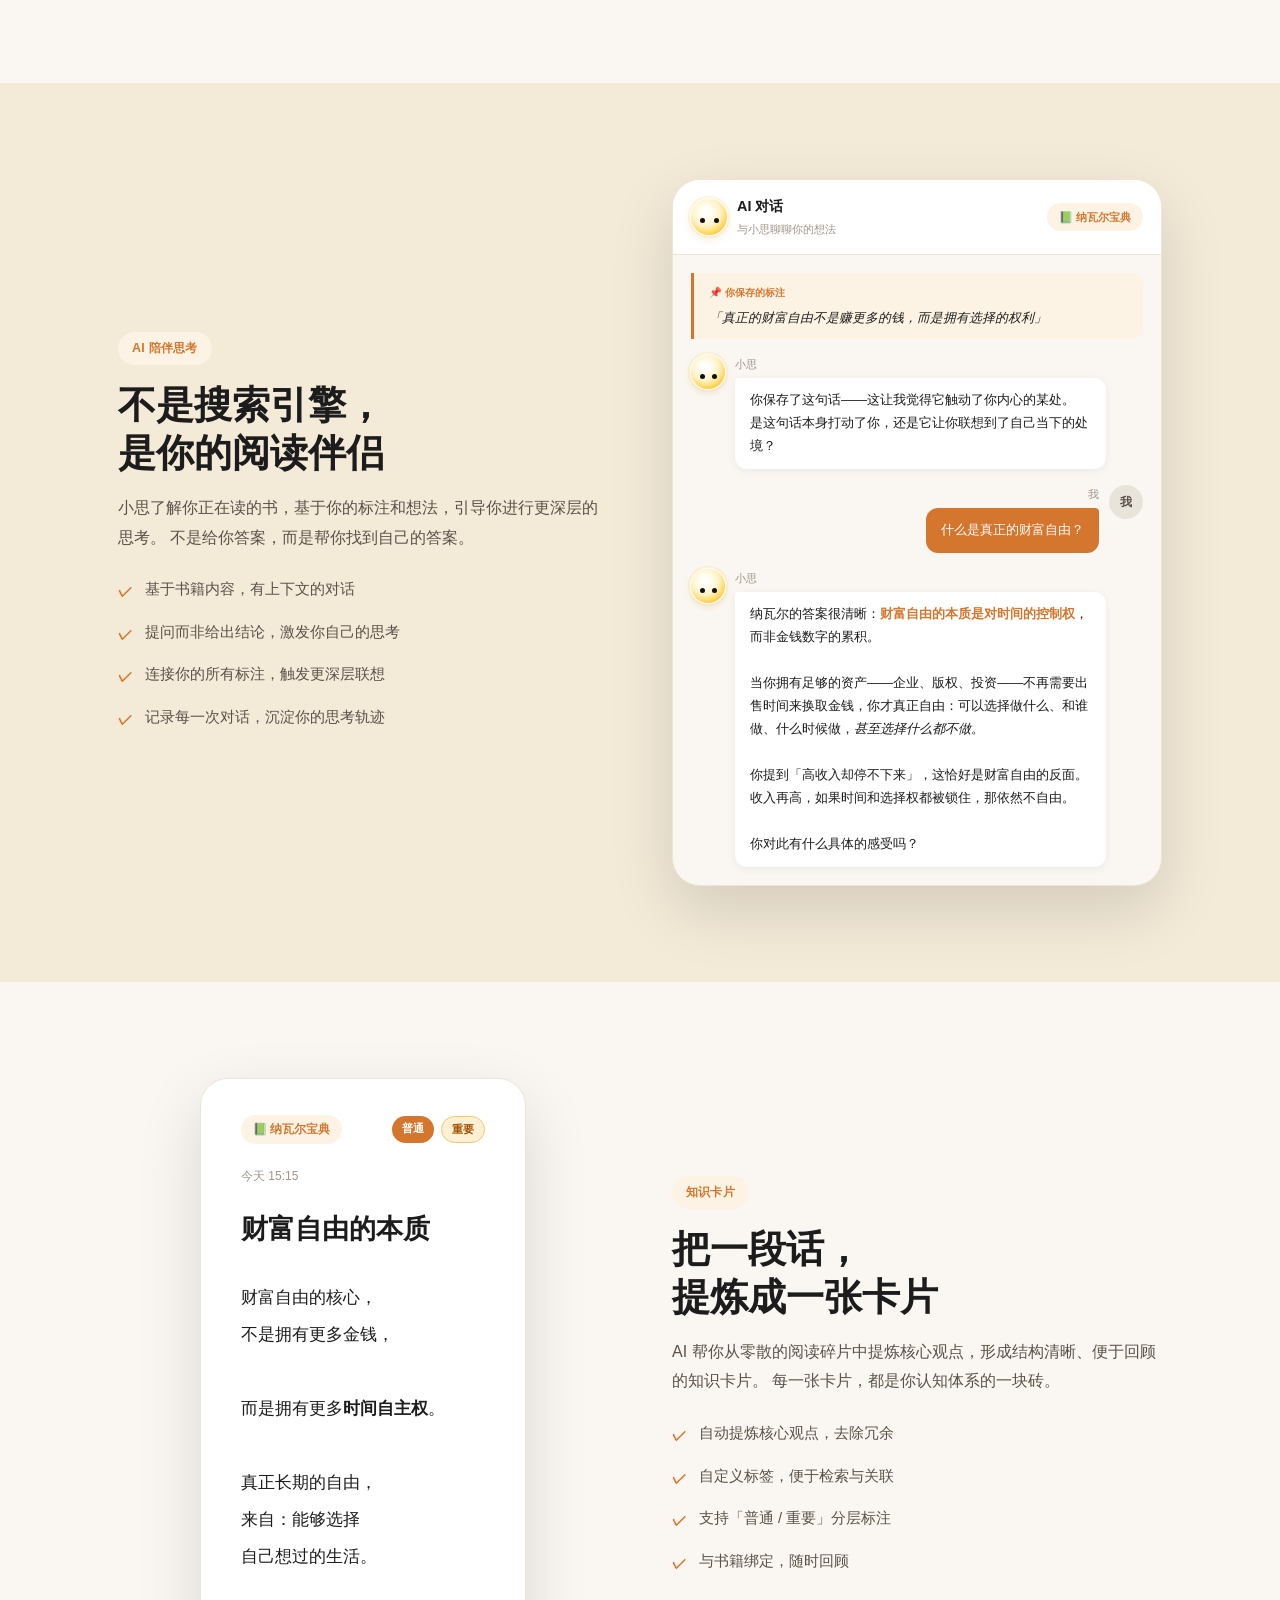
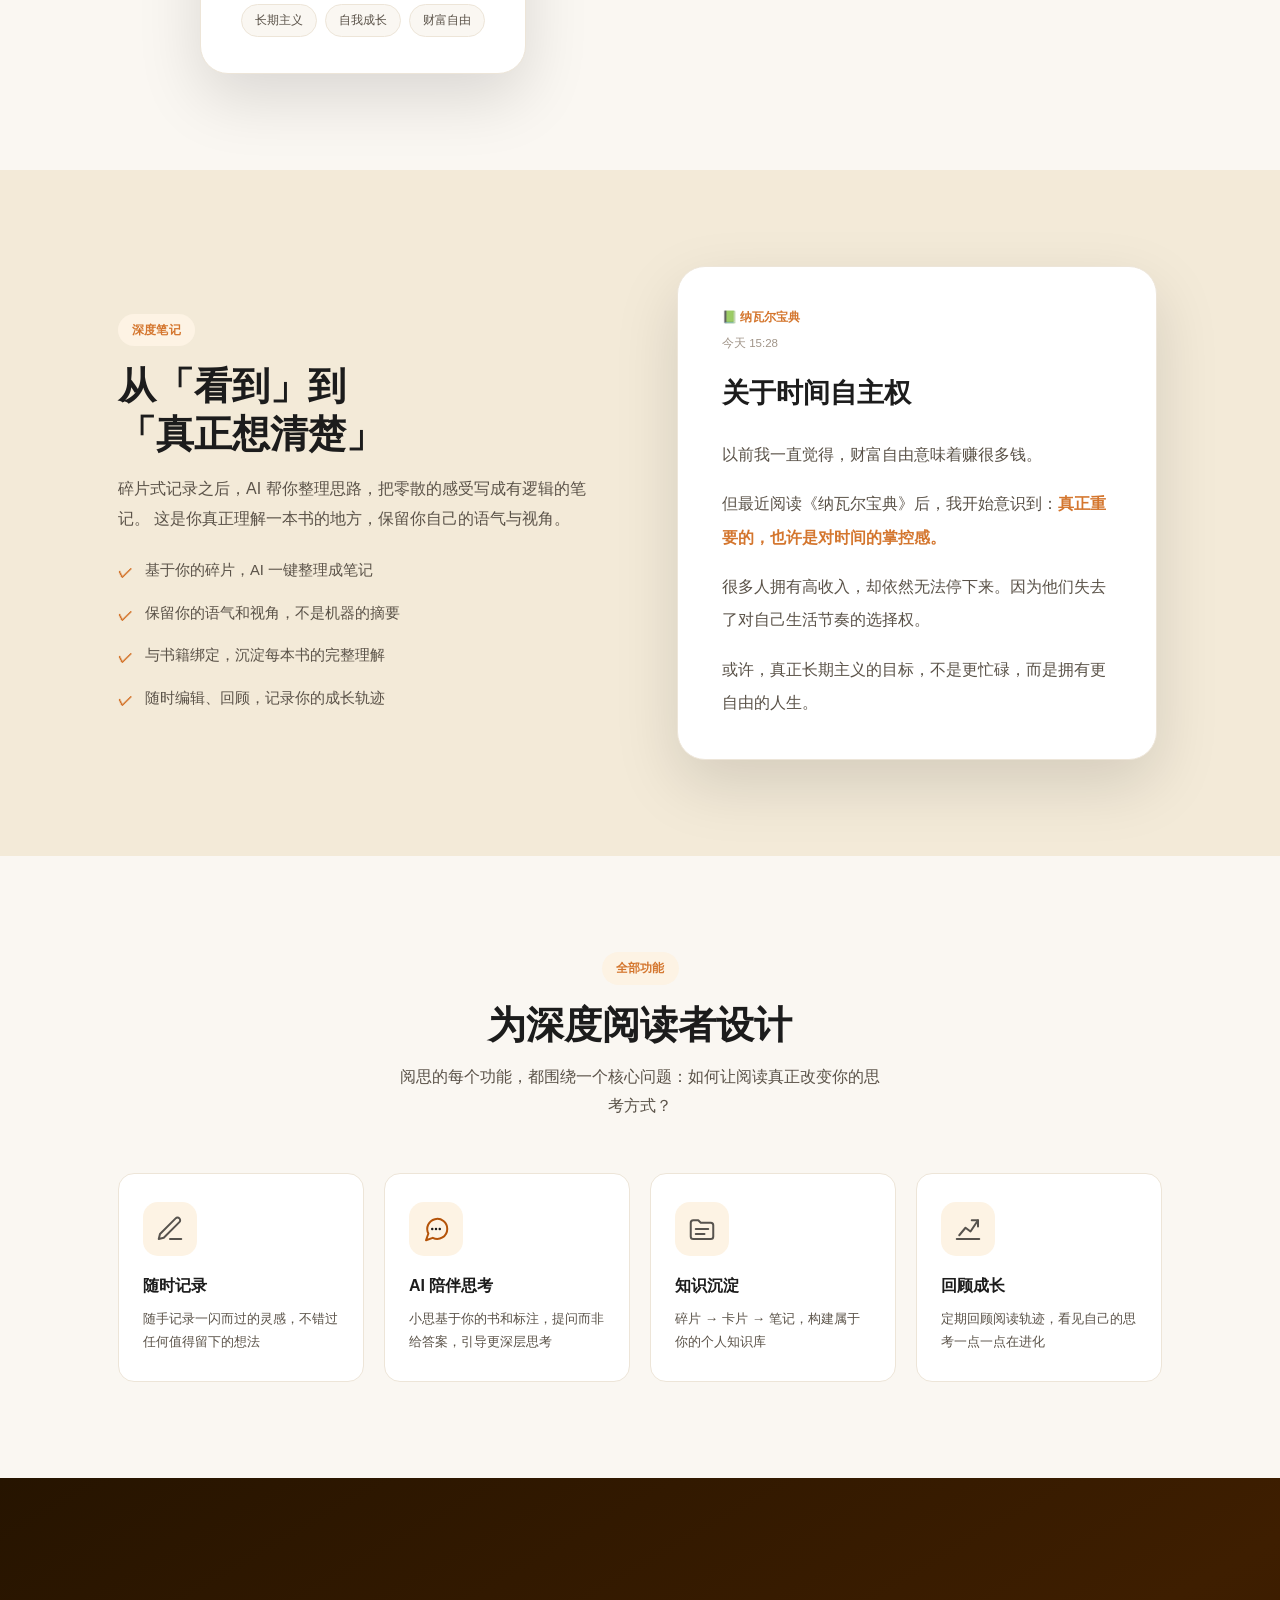
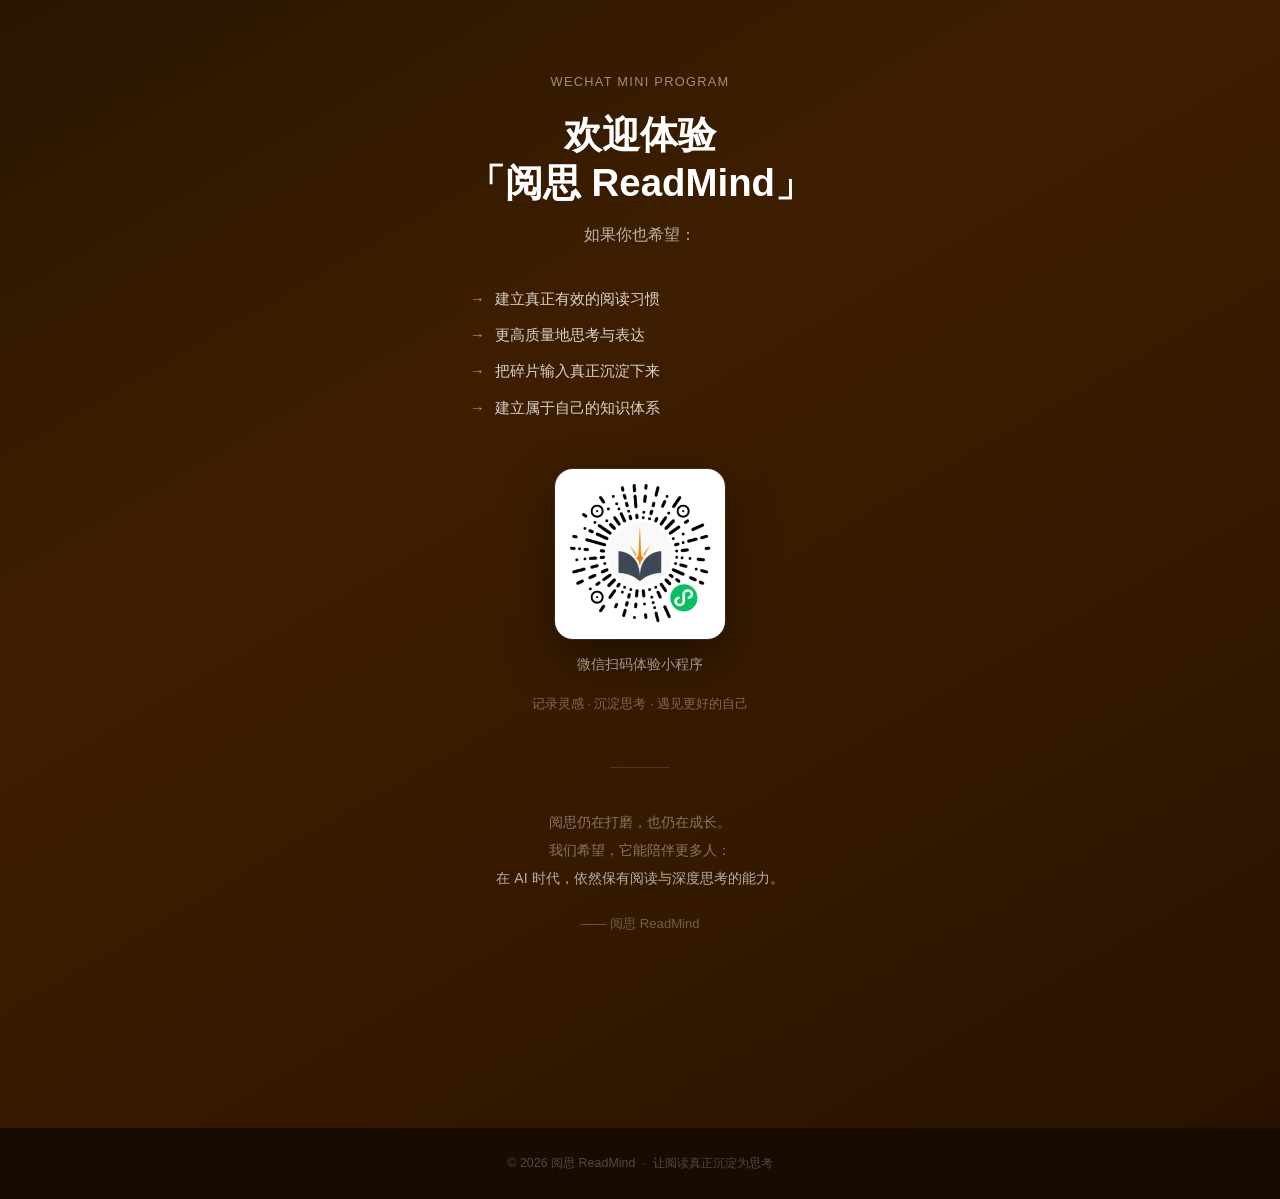
<file: ai-office-showcase/阅思 ReadMind.html>
<!DOCTYPE html>
<html lang="zh-CN">
<head>
<meta charset="UTF-8">
<meta name="viewport" content="width=device-width, initial-scale=1.0">
<title>阅思 ReadMind — 让阅读真正沉淀为思考</title>
<style>
/* =============================================
   RESET & VARIABLES
   ============================================= */
*, *::before, *::after { box-sizing: border-box; margin: 0; padding: 0; }

:root {
  --primary:       #D4762E;
  --primary-hover: #BB6320;
  --primary-light: #E8892A;
  --primary-pale:  #FDF3E4;
  --primary-pale2: #F5EAD5;
  --bg:            #FAF7F2;
  --bg-warm:       #F3EAD8;
  --bg-dark:       #221200;
  --card:          #FFFFFF;
  --text:          #1C1C1C;
  --text-2:        #5A5248;
  --text-3:        #A09488;
  --border:        #EDE5D8;
  --r:     16px;
  --r-lg:  28px;
  --r-xl:  40px;
  --sh:    0 4px 20px rgba(0,0,0,.07);
  --sh-lg: 0 24px 64px rgba(0,0,0,.13);
}

html { scroll-behavior: smooth; }

body {
  font-family: -apple-system, "PingFang SC", "Hiragino Sans GB",
               "Microsoft YaHei", "Helvetica Neue", sans-serif;
  background: var(--bg);
  color: var(--text);
  line-height: 1.8;
  overflow-x: hidden;
}

/* =============================================
   TYPOGRAPHY
   ============================================= */
h1 { font-size: clamp(2rem, 5vw, 3.5rem); line-height: 1.22; font-weight: 700; }
h2 { font-size: clamp(1.6rem, 3vw, 2.4rem); line-height: 1.25; font-weight: 700; }
h3 { font-size: 1.2rem; font-weight: 700; }
p  { color: var(--text-2); }

.em-text {
  background: linear-gradient(135deg, var(--primary) 0%, #F5A623 100%);
  -webkit-background-clip: text;
  -webkit-text-fill-color: transparent;
  background-clip: text;
}

/* =============================================
   LAYOUT
   ============================================= */
.container { max-width: 1100px; margin: 0 auto; padding: 0 28px; }

section { padding: 96px 0; }

.two-col {
  display: grid;
  grid-template-columns: 1fr 1fr;
  gap: 64px;
  align-items: center;
}

/* =============================================
   BUTTONS
   ============================================= */
.btn {
  display: inline-flex;
  align-items: center;
  gap: 8px;
  padding: 12px 28px;
  border-radius: 100px;
  font-size: .95rem;
  font-weight: 600;
  cursor: pointer;
  text-decoration: none;
  border: none;
  transition: all .2s;
}
.btn-primary { background: var(--primary); color: #fff; }
.btn-primary:hover { background: var(--primary-hover); transform: translateY(-2px); box-shadow: 0 8px 24px rgba(212,118,46,.35); }
.btn-ghost { border: 1.5px solid var(--border); color: var(--text-2); background: transparent; }
.btn-ghost:hover { border-color: var(--primary); color: var(--primary); }

/* =============================================
   TAGS / LABELS
   ============================================= */
.tag {
  display: inline-flex;
  align-items: center;
  gap: 6px;
  background: var(--primary-pale);
  color: var(--primary);
  padding: 5px 14px;
  border-radius: 100px;
  font-size: .78rem;
  font-weight: 600;
  letter-spacing: .02em;
}

/* =============================================
   MASCOT — golden glow orb with eyes
   ============================================= */
.mascot {
  --sz: 72px;
  width:  var(--sz);
  height: var(--sz);
  border-radius: 50%;
  background: radial-gradient(
    circle at 42% 36%,
    #FFFFFF 0%,
    #FFFDF5 18%,
    #FEF3C7 46%,
    #FCD34D 72%,
    #F59E0B 100%
  );
  box-shadow:
    0 0 0 2px rgba(255,255,255,.78),
    0 0 0 calc(var(--sz)*.12) rgba(252,211,77,.28),
    0 0 0 calc(var(--sz)*.22) rgba(245,158,11,.10),
    0 8px 28px rgba(190,95,10,.18);
  position: relative;
  animation: mascot-float 3.2s ease-in-out infinite;
  flex-shrink: 0;
}
.mascot::before,
.mascot::after {
  content: '';
  position: absolute;
  width:  calc(var(--sz)*.14);
  height: calc(var(--sz)*.14);
  background: #111111;
  border-radius: 50%;
  top: 55%;
}
.mascot::before { left: 27%; }
.mascot::after  { right: 25%; }

@keyframes mascot-float {
  0%, 100% { transform: translateY(0)   rotate(-1.5deg); }
  50%       { transform: translateY(-10px) rotate(2deg); }
}

/* =============================================
   NAV
   ============================================= */
nav {
  position: fixed;
  top: 0; left: 0; right: 0;
  z-index: 100;
  background: rgba(250,247,242,.88);
  backdrop-filter: blur(14px);
  -webkit-backdrop-filter: blur(14px);
  border-bottom: 1px solid rgba(237,229,216,.8);
}
.nav-inner {
  display: flex;
  align-items: center;
  justify-content: space-between;
  height: 64px;
  max-width: 1100px;
  margin: 0 auto;
  padding: 0 28px;
}
.nav-logo {
  display: flex;
  align-items: center;
  gap: 10px;
  text-decoration: none;
  font-size: 1.1rem;
  font-weight: 700;
  color: var(--text);
}
.nav-logo-icon {
  width: 36px; height: 36px;
  display: block;
  flex-shrink: 0;
  object-fit: contain;
}

/* =============================================
   FLOW / FEATURE ICONS (lucide-style)
   ============================================= */
.icn {
  width: 44px; height: 44px;
  stroke: #57534E;        /* stone-600 */
  stroke-width: 1.6;
  fill: none;
  stroke-linecap: round;
  stroke-linejoin: round;
}
.icn--accent { stroke: #B45309; }   /* amber-700 重点节点 */
.icn--spark  { color: #F59E0B; }
.flow-icon-bg .icn { width: 42px; height: 42px; }
.feat-icon .icn    { width: 30px; height: 30px; }
.nav-links {
  display: flex;
  gap: 28px;
  list-style: none;
}
.nav-links a {
  text-decoration: none;
  font-size: .88rem;
  color: var(--text-2);
  transition: color .2s;
}
.nav-links a:hover { color: var(--primary); }

/* =============================================
   HERO
   ============================================= */
.hero {
  min-height: 100vh;
  display: flex;
  align-items: center;
  padding-top: 64px;
  position: relative;
  overflow: hidden;
}

/* big decorative circle */
.hero::before {
  content: '';
  position: absolute;
  top: -180px; right: -180px;
  width: 700px; height: 700px;
  background: radial-gradient(circle, rgba(232,137,42,.09) 0%, transparent 68%);
  pointer-events: none;
}
.hero::after {
  content: '';
  position: absolute;
  bottom: -80px; left: -100px;
  width: 400px; height: 400px;
  background: radial-gradient(circle, rgba(212,118,46,.06) 0%, transparent 65%);
  pointer-events: none;
}

.hero-inner {
  display: grid;
  grid-template-columns: 1fr 1fr;
  gap: 56px;
  align-items: center;
  max-width: 1100px;
  margin: 0 auto;
  padding: 80px 28px 60px;
}

.hero-eyebrow {
  display: flex;
  align-items: center;
  gap: 10px;
  margin-bottom: 18px;
}
.hero-eyebrow .tag { font-size: .82rem; }

.hero-title { margin-bottom: 14px; }
.hero-tagline {
  font-size: clamp(1.3rem, 2.8vw, 1.75rem);
  font-weight: 700;
  letter-spacing: .04em;
  margin-bottom: 24px;
  background: linear-gradient(120deg, var(--primary) 0%, #F5A623 55%, #E07B20 100%);
  -webkit-background-clip: text;
  -webkit-text-fill-color: transparent;
  background-clip: text;
  display: inline-block;
}

.hero-sub {
  font-size: 1.1rem;
  color: var(--text-2);
  margin-bottom: 36px;
  max-width: 420px;
  line-height: 1.85;
}

.hero-cta {
  display: flex;
  gap: 14px;
  align-items: center;
  flex-wrap: wrap;
  margin-bottom: 40px;
}

/* Quote chips floating in hero */
.hero-quotes {
  display: flex;
  flex-direction: column;
  gap: 12px;
}
.quote-chip {
  display: inline-flex;
  align-items: flex-start;
  gap: 10px;
  background: var(--card);
  border: 1px solid var(--border);
  border-radius: 12px;
  padding: 13px 16px;
  box-shadow: var(--sh);
  max-width: 360px;
  opacity: 0;
  transform: translateY(16px);
  animation: chip-in .6s ease forwards;
}
.quote-chip:nth-child(2) { animation-delay: .18s; margin-left: 28px; }
.quote-chip:nth-child(3) { animation-delay: .36s; }

@keyframes chip-in {
  to { opacity: 1; transform: translateY(0); }
}

.chip-src {
  font-size: .7rem;
  color: var(--primary);
  font-weight: 700;
  white-space: nowrap;
  padding-top: 2px;
  min-width: 60px;
}
.chip-text {
  font-size: .86rem;
  color: var(--text);
  line-height: 1.6;
}

/* =============================================
   PHONE MOCKUP
   ============================================= */
.phone-wrap {
  display: flex;
  justify-content: center;
  align-items: flex-end;
  perspective: 800px;
}
.phone {
  width: 286px;
  background: #1A1818;
  border-radius: 48px;
  padding: 14px;
  box-shadow:
    0 50px 100px rgba(0,0,0,.32),
    0 15px 40px rgba(0,0,0,.18),
    inset 0 1px 0 rgba(255,255,255,.08);
  transform: rotateY(-6deg) rotateX(2deg);
  transition: transform .4s ease;
  flex-shrink: 0;
}
.phone:hover { transform: rotateY(-2deg) rotateX(1deg) translateY(-6px); }
.phone-notch {
  height: 8px;
  display: flex;
  align-items: center;
  justify-content: center;
  margin-bottom: 6px;
}
.phone-notch-bar {
  width: 76px; height: 5px;
  background: #333;
  border-radius: 3px;
}
.phone-screen {
  background: var(--bg);
  border-radius: 36px;
  overflow: hidden;
  /* cap height so the mockup looks like a real phone (≈19:9 at 258px screen width) */
  max-height: 540px;
}

/* ---- App: Home Screen ---- */
.screen { padding: 18px 15px 14px; min-height: 420px; }

.s-topbar {
  display: flex;
  justify-content: space-between;
  align-items: center;
  margin-bottom: 16px;
}
.s-logo { font-size: .82rem; font-weight: 800; color: var(--text); }
.s-mascot {
  --sz: 38px;
  width: var(--sz); height: var(--sz);
  border-radius: 50%;
  background: radial-gradient(circle at 42% 36%, #FFFFFF 0%, #FFFDF5 18%, #FEF3C7 46%, #FCD34D 72%, #F59E0B 100%);
  box-shadow: 0 0 0 1.5px rgba(255,255,255,.78), 0 0 0 4px rgba(252,211,77,.22), 0 4px 12px rgba(180,90,10,.18);
  position: relative;
  animation: mascot-float 3.2s ease-in-out infinite;
}
.s-mascot::before, .s-mascot::after {
  content: ''; position: absolute;
  width: 6px; height: 6px;
  background: #111111; border-radius: 50%;
  top: 55%;
}
.s-mascot::before { left: 25%; }
.s-mascot::after  { right: 23%; }

.s-today {
  background: #FFF8E8;
  border: 1px solid #F0DEB5;
  border-radius: 14px;
  padding: 13px 13px 12px;
  margin-bottom: 12px;
}
.s-today-h { font-size: .76rem; font-weight: 800; margin-bottom: 2px; }
.s-today-sub { font-size: .62rem; color: var(--text-3); margin-bottom: 10px; }

.s-books {
  display: flex;
  gap: 8px;
  overflow-x: auto;
  scrollbar-width: none;
}
.s-books::-webkit-scrollbar { display: none; }
.s-book {
  flex-shrink: 0;
  text-align: center;
  width: 52px;
}
.s-book-cover {
  width: 44px; height: 54px;
  border-radius: 6px;
  margin: 0 auto 4px;
  display: flex; align-items: center; justify-content: center;
  font-size: .5rem; font-weight: 700; line-height: 1.4;
  text-align: center; padding: 4px;
}
.s-book-name { font-size: .58rem; color: var(--text-3); }
.s-book.active .s-book-cover { background: #F0C070; color: #4A2A00; }
.s-book.active .s-book-name  { color: var(--primary); font-weight: 700; }
.s-book:not(.active) .s-book-cover { background: #EBEBEB; color: #888; }

.s-btn-row {
  display: grid; grid-template-columns: 1fr 1fr;
  gap: 8px; margin: 10px 0;
}
.s-btn {
  border-radius: 10px; padding: 9px 6px;
  font-size: .65rem; font-weight: 600;
  text-align: center; line-height: 1.3;
}
.s-btn-outline { border: 1.5px solid var(--border); color: var(--text-2); }
.s-btn-fill { background: var(--primary-pale); color: var(--primary); border: 1.5px solid rgba(212,118,46,.2); }

.s-section-row {
  display: flex; justify-content: space-between;
  font-size: .72rem; font-weight: 700; color: var(--text);
  margin: 10px 0 8px;
}
.s-section-row span:last-child { color: var(--primary); }

.s-thought {
  background: white; border: 1px solid var(--border);
  border-radius: 10px; padding: 9px 11px;
  margin-bottom: 7px;
}
.s-thought-text { font-size: .68rem; color: var(--text); line-height: 1.55; }
.s-thought-meta {
  display: flex; justify-content: space-between;
  font-size: .58rem; color: var(--text-3); margin-top: 4px;
}

/* =============================================
   SECTION: FLOW
   ============================================= */
.flow-section { background: var(--bg); }
.flow-header { text-align: center; margin-bottom: 64px; }
.flow-header .tag { margin-bottom: 16px; }
.flow-header h2 { margin-bottom: 14px; }
.flow-header p { max-width: 500px; margin: 0 auto; font-size: 1rem; }

.flow-track {
  display: flex;
  align-items: flex-start;
  gap: 0;
  position: relative;
}
.flow-track::before {
  content: '';
  position: absolute;
  top: 44px;
  left: calc(12.5%);
  right: calc(12.5%);
  height: 2px;
  background: linear-gradient(90deg, var(--primary) 0%, #F5A623 100%);
  z-index: 0;
}

.flow-item {
  flex: 1;
  text-align: center;
  padding: 0 12px;
  position: relative;
  z-index: 1;
}
.flow-icon-bg {
  width: 88px; height: 88px;
  margin: 0 auto 20px;
  border-radius: 24px;
  display: flex; align-items: center; justify-content: center;
  font-size: 2.2rem;
  position: relative;
}
.flow-icon-bg::after {
  content: attr(data-n);
  position: absolute;
  top: -8px; right: -8px;
  width: 24px; height: 24px;
  background: var(--primary);
  color: white;
  border-radius: 50%;
  font-size: .7rem; font-weight: 800;
  display: flex; align-items: center; justify-content: center;
  border: 2px solid var(--bg);
}
.flow-name { font-size: 1rem; font-weight: 700; margin-bottom: 6px; }
.flow-desc { font-size: .84rem; color: var(--text-2); line-height: 1.65; max-width: 160px; margin: 0 auto; }

.flow-tagline {
  text-align: center;
  margin-top: 52px;
  font-size: .88rem;
  color: var(--text-3);
  letter-spacing: .12em;
}
.flow-tagline span { color: var(--primary); font-weight: 700; }

/* =============================================
   SECTION: AI DIALOG
   ============================================= */
.ai-section { background: var(--bg-warm); }
.ai-section .two-col { max-width: 1100px; margin: 0 auto; padding: 0 28px; }

.feature-list {
  display: flex; flex-direction: column; gap: 14px;
  margin-top: 28px;
}
.feature-list li {
  display: flex; align-items: flex-start; gap: 12px;
  font-size: .92rem; color: var(--text-2); list-style: none;
}
.feature-list li::before {
  content: '✓';
  color: var(--primary);
  font-weight: 800;
  flex-shrink: 0;
  margin-top: 2px;
}

/* Chat window */
.chat-window {
  background: var(--bg);
  border-radius: var(--r-lg);
  overflow: hidden;
  box-shadow: var(--sh-lg);
  border: 1px solid var(--border);
}
.chat-bar {
  background: white;
  padding: 14px 18px;
  border-bottom: 1px solid var(--border);
  display: flex; align-items: center; gap: 10px;
}
.chat-bar-info { flex: 1; }
.chat-bar-title { font-size: .9rem; font-weight: 700; }
.chat-bar-sub   { font-size: .7rem; color: var(--text-3); }
.chat-badge {
  background: var(--primary-pale);
  color: var(--primary);
  padding: 4px 12px;
  border-radius: 100px;
  font-size: .7rem; font-weight: 700;
}

.chat-body { padding: 18px; display: flex; flex-direction: column; gap: 16px; }

/* book highlight bar */
.book-bar {
  background: var(--primary-pale);
  border-left: 3px solid var(--primary);
  border-radius: 0 10px 10px 0;
  padding: 11px 15px;
}
.book-bar-label { font-size: .65rem; color: var(--primary); font-weight: 700; margin-bottom: 5px; }
.book-bar-text  { font-size: .8rem; color: var(--text); font-style: italic; line-height: 1.65; }

.msg { display: flex; gap: 10px; align-items: flex-start; }
.msg.user { flex-direction: row-reverse; }

.msg-ava {
  width: 34px; height: 34px;
  border-radius: 50%;
  flex-shrink: 0;
  display: flex; align-items: center; justify-content: center;
  font-size: .75rem; font-weight: 700;
}
.msg-ava.ai  {
  --sz: 34px;
  width: var(--sz); height: var(--sz);
  background: radial-gradient(circle at 42% 36%, #FFFFFF 0%, #FFFDF5 18%, #FEF3C7 46%, #FCD34D 72%, #F59E0B 100%);
  box-shadow: 0 0 0 1.5px rgba(255,255,255,.78), 0 0 0 3px rgba(252,211,77,.2), 0 3px 10px rgba(180,90,10,.16);
  position: relative;
  border-radius: 50%;
}
.msg-ava.ai::before, .msg-ava.ai::after {
  content: ''; position: absolute;
  width: 5px; height: 5px;
  background: #111111; border-radius: 50%;
  top: 55%;
}
.msg-ava.ai::before { left: 25%; }
.msg-ava.ai::after  { right: 23%; }
.msg-ava.user { background: #E8E4DC; color: var(--text-2); }

.msg-body { max-width: 82%; }
.msg-name { font-size: .66rem; color: var(--text-3); margin-bottom: 4px; }
.msg.user .msg-name { text-align: right; }

.bubble {
  padding: 11px 15px;
  border-radius: 12px;
  font-size: .82rem;
  line-height: 1.75;
}
.bubble.ai {
  background: white;
  color: var(--text);
  border-radius: 4px 12px 12px 12px;
  box-shadow: 0 2px 10px rgba(0,0,0,.06);
}
.bubble.user {
  background: var(--primary);
  color: white;
  border-radius: 12px 4px 12px 12px;
}
.bubble strong { font-weight: 700; }
.bubble .hl { color: var(--primary); font-weight: 700; }

/* =============================================
   SECTION: KNOWLEDGE CARD
   ============================================= */
.card-section { background: var(--bg); }
.card-section .two-col { max-width: 1100px; margin: 0 auto; padding: 0 28px; }

.knowledge-card {
  background: var(--card);
  border-radius: var(--r-lg);
  padding: 36px 40px;
  box-shadow: var(--sh-lg);
  border: 1px solid var(--border);
  max-width: 460px;
  opacity: 0;
  transform: translateY(28px);
  transition: opacity .7s ease, transform .7s ease;
}
.knowledge-card.visible { opacity: 1; transform: translateY(0); }

.kc-meta {
  display: flex; align-items: center; justify-content: space-between;
  margin-bottom: 22px; flex-wrap: wrap; gap: 10px;
}
.kc-src {
  display: inline-flex; align-items: center; gap: 6px;
  background: var(--primary-pale);
  color: var(--primary);
  padding: 4px 12px; border-radius: 100px;
  font-size: .72rem; font-weight: 700;
}
.kc-badges { display: flex; gap: 7px; }
.badge {
  padding: 3px 10px; border-radius: 100px;
  font-size: .68rem; font-weight: 600;
}
.badge-norm { background: var(--primary); color: white; }
.badge-imp  { background: #FFF0D4; color: #A05000; border: 1px solid #EEC870; }

.kc-title { font-size: 1.7rem; font-weight: 800; margin-bottom: 26px; }

.kc-body {
  font-size: 1.05rem;
  line-height: 2.2;
  color: var(--text);
  margin-bottom: 28px;
}
.kc-body strong { font-weight: 800; color: var(--text); }

.kc-tags { display: flex; gap: 8px; flex-wrap: wrap; }
.kc-tag {
  padding: 5px 13px;
  background: var(--bg);
  border: 1px solid var(--border);
  border-radius: 100px;
  font-size: .75rem;
  color: var(--text-2);
}

/* =============================================
   SECTION: READING NOTE
   ============================================= */
.note-section { background: var(--bg-warm); }
.note-section .two-col { max-width: 1100px; margin: 0 auto; padding: 0 28px; }

.reading-note {
  background: var(--card);
  border-radius: var(--r-lg);
  padding: 40px 44px;
  box-shadow: var(--sh-lg);
  border: 1px solid var(--border);
  max-width: 480px;
  opacity: 0;
  transform: translateY(28px);
  transition: opacity .7s ease, transform .7s ease;
}
.reading-note.visible { opacity: 1; transform: translateY(0); }

.rn-src {
  color: var(--primary); font-size: .76rem; font-weight: 700;
  display: flex; align-items: center; gap: 6px; margin-bottom: 4px;
}
.rn-date { font-size: .72rem; color: var(--text-3); margin-bottom: 22px; }
.rn-title { font-size: 1.7rem; font-weight: 800; margin-bottom: 28px; line-height: 1.25; }
.rn-body { font-size: .97rem; line-height: 2.15; color: var(--text-2); }
.rn-body p { margin-bottom: 16px; }
.rn-body p:last-child { margin-bottom: 0; }
.rn-body strong { color: var(--primary); font-weight: 700; }

/* =============================================
   SECTION: FEATURES GRID
   ============================================= */
.features-section { background: var(--bg); }
.feat-grid {
  display: grid;
  grid-template-columns: repeat(4, 1fr);
  gap: 20px;
  margin-top: 52px;
}
.feat-card {
  background: var(--card);
  border: 1px solid var(--border);
  border-radius: var(--r);
  padding: 28px 24px;
  transition: all .22s;
}
.feat-card:hover {
  transform: translateY(-5px);
  box-shadow: var(--sh-lg);
  border-color: rgba(212,118,46,.25);
}
.feat-icon {
  width: 54px; height: 54px;
  background: var(--primary-pale);
  border-radius: 15px;
  display: flex; align-items: center; justify-content: center;
  font-size: 1.8rem;
  margin-bottom: 16px;
}
.feat-name { font-size: 1rem; font-weight: 700; margin-bottom: 8px; }
.feat-desc { font-size: .84rem; color: var(--text-2); line-height: 1.65; }

/* =============================================
   SECTION: CTA / QR
   ============================================= */
.cta-section {
  background: linear-gradient(150deg, #261400 0%, #3E1E00 40%, #2A1200 100%);
  color: white;
}
.cta-inner {
  max-width: 780px;
  margin: 0 auto;
  padding: 96px 28px;
  text-align: center;
}
.cta-eyebrow {
  font-size: .8rem;
  color: rgba(255,255,255,.5);
  letter-spacing: .1em;
  text-transform: uppercase;
  margin-bottom: 18px;
}
.cta-title { color: white; margin-bottom: 14px; }
.cta-lead  { color: rgba(255,255,255,.65); font-size: 1rem; margin-bottom: 36px; }

.cta-list {
  display: flex;
  flex-direction: column;
  align-items: flex-start;
  gap: 10px;
  margin: 0 auto 48px;
  max-width: 340px;
  text-align: left;
}
.cta-list li {
  display: flex; align-items: flex-start; gap: 10px;
  font-size: .92rem; color: rgba(255,255,255,.8); list-style: none;
}
.cta-list li::before {
  content: '→';
  color: var(--primary-light);
  flex-shrink: 0;
}

.qr-block {
  display: flex;
  flex-direction: column;
  align-items: center;
  gap: 14px;
}
.qr-frame {
  width: 170px; height: 170px;
  background: white;
  border-radius: 18px;
  padding: 12px;
  display: flex; align-items: center; justify-content: center;
  box-shadow: 0 0 0 1px rgba(255,255,255,.08), 0 20px 50px rgba(0,0,0,.4);
}
.qr-frame img {
  width: 100%; height: 100%;
  object-fit: contain;
  border-radius: 8px;
  display: block;
}
/* fallback when qr-code.png not found */
.qr-fallback {
  display: none;
  flex-direction: column;
  align-items: center;
  justify-content: center;
  gap: 8px;
  width: 100%; height: 100%;
  background: var(--bg);
  border-radius: 8px;
}
.qr-fallback-icon { font-size: 2.4rem; }
.qr-fallback-text { font-size: .68rem; color: var(--text-3); text-align: center; line-height: 1.6; }

.qr-label    { font-size: .85rem; color: rgba(255,255,255,.55); }
.qr-sublabel { font-size: .8rem;  color: rgba(255,255,255,.35); }

.cta-divider {
  width: 60px; height: 1px;
  background: rgba(255,255,255,.12);
  margin: 52px auto 40px;
}
.cta-poem {
  font-size: .88rem;
  color: rgba(255,255,255,.4);
  line-height: 2;
  max-width: 480px;
  margin: 0 auto;
}
.cta-poem em { color: rgba(255,255,255,.65); font-style: normal; }
.cta-sign {
  margin-top: 20px;
  font-size: .82rem;
  color: rgba(255,255,255,.3);
}

/* =============================================
   FOOTER
   ============================================= */
footer {
  background: #180C00;
  text-align: center;
  padding: 24px;
  font-size: .78rem;
  color: rgba(255,255,255,.25);
}

/* =============================================
   SCROLL REVEAL
   ============================================= */
.reveal {
  opacity: 0;
  transform: translateY(28px);
  transition: opacity .65s ease, transform .65s ease;
}
.reveal.visible { opacity: 1; transform: translateY(0); }
.reveal-delay-1 { transition-delay: .1s; }
.reveal-delay-2 { transition-delay: .2s; }
.reveal-delay-3 { transition-delay: .3s; }

/* =============================================
   RESPONSIVE
   ============================================= */
/* =============================================
   RESPONSIVE — tablet (≤ 900px)
   ============================================= */
@media (max-width: 900px) {
  .hero-inner,
  .two-col,
  .ai-section .two-col,
  .card-section .two-col,
  .note-section .two-col { grid-template-columns: 1fr; }

  .phone-wrap { margin-top: 40px; }
  .knowledge-card, .reading-note { max-width: 100%; }

  .flow-track { flex-wrap: wrap; }
  .flow-track::before { display: none; }
  .flow-item { flex: 0 0 50%; padding: 12px; }

  .feat-grid { grid-template-columns: 1fr 1fr; }

  .nav-links { display: none; }
}

/* =============================================
   RESPONSIVE — mobile portrait (≤ 540px)
   ============================================= */
@media (max-width: 540px) {
  section { padding: 56px 0; }

  .container { padding: 0 18px; }

  /* Nav */
  .nav-inner { padding: 0 16px; }
  .nav-inner .btn { padding: 9px 16px; font-size: .82rem; }

  /* Hero */
  .hero-inner {
    padding: 72px 18px 36px;
    gap: 32px;
  }
  h1 { font-size: clamp(1.75rem, 8vw, 2.2rem); }
  .hero-tagline { font-size: clamp(1.15rem, 4.5vw, 1.4rem); }
  .hero-sub { font-size: 1rem; max-width: 100%; }
  .hero-cta { gap: 10px; }
  .hero-cta .btn { padding: 11px 22px; font-size: .9rem; }
  .quote-chip { max-width: 100%; }
  .quote-chip:nth-child(2) { margin-left: 0; }

  /* Phone mockup */
  .phone { width: 240px; }
  .phone-wrap { order: -1; } /* show phone above text on mobile */
  .phone-screen { max-height: 440px; }

  /* Flow section — vertical stack with clear separation */
  .flow-item {
    flex: 0 0 100%;
    display: flex;
    align-items: center;
    gap: 20px;
    text-align: left;
    padding: 16px 0;
    border-bottom: 1px solid var(--border);
  }
  .flow-item:last-child { border-bottom: none; }
  .flow-icon-bg {
    width: 64px; height: 64px;
    border-radius: 18px;
    flex-shrink: 0;
    margin: 0;          /* remove auto centering */
  }
  .flow-icon-bg .icn { width: 32px; height: 32px; }
  .flow-desc { max-width: 100%; font-size: .86rem; }
  .flow-header h2 { font-size: 1.5rem; }

  /* AI section / Two-col sections */
  .ai-section .two-col,
  .card-section .two-col,
  .note-section .two-col { padding: 0 18px; }

  /* Chat window */
  .chat-window { border-radius: var(--r); }
  .chat-bar { padding: 11px 14px; }
  .chat-badge { font-size: .64rem; padding: 3px 8px; }
  .chat-body { padding: 14px; gap: 12px; }
  .bubble { font-size: .8rem; padding: 9px 12px; }

  /* Knowledge card */
  .knowledge-card {
    padding: 24px 22px;
    border-radius: var(--r);
  }
  .kc-title { font-size: 1.4rem; }
  .kc-body  { font-size: .95rem; }

  /* Reading note */
  .reading-note {
    padding: 24px 22px;
    border-radius: var(--r);
  }
  .rn-title { font-size: 1.4rem; }
  .rn-body  { font-size: .92rem; }

  /* Features grid — horizontal icon + text layout on mobile */
  .feat-grid { grid-template-columns: 1fr; gap: 12px; margin-top: 32px; }
  .feat-card {
    padding: 18px 16px;
    display: flex;
    align-items: flex-start;
    gap: 16px;
  }
  .feat-icon {
    width: 46px; height: 46px;
    flex-shrink: 0;
    margin-bottom: 0;
  }
  .feat-card > div:last-child { flex: 1; }

  /* CTA section */
  .cta-inner { padding: 64px 18px; }
  .cta-title { font-size: clamp(1.5rem, 7vw, 2rem); }
  .cta-lead  { font-size: .9rem; }
  .cta-list  { max-width: 100%; }
  .qr-frame  { width: 190px; height: 190px; }

  /* Footer */
  footer { font-size: .72rem; padding: 20px 16px; }
}

/* =============================================
   RESPONSIVE — small phones (≤ 390px)
   ============================================= */
@media (max-width: 390px) {
  .hero-inner { padding: 68px 14px 28px; }
  .phone { width: 210px; }
  h1 { font-size: 1.65rem; }
  .container { padding: 0 14px; }
  .cta-inner { padding: 52px 14px; }
  .qr-frame { width: 170px; height: 170px; }
}
</style>
</head>
<body>

<!-- =============================================
     NAV
     ============================================= -->
<nav>
  <div class="nav-inner">
    <a href="#" class="nav-logo">
      <img src="[data-uri]" alt="阅思 ReadMind" class="nav-logo-icon">
      阅思 ReadMind
    </a>
    <ul class="nav-links">
      <li><a href="#flow">核心理念</a></li>
      <li><a href="#ai">AI 对话</a></li>
      <li><a href="#cards">知识卡片</a></li>
      <li><a href="#notes">读书笔记</a></li>
    </ul>
    <a href="#cta" class="btn btn-primary">扫码体验 →</a>
  </div>
</nav>


<!-- =============================================
     HERO
     ============================================= -->
<header class="hero">
  <div class="hero-inner">

    <!-- Left: copy -->
    <div>
      <div class="hero-eyebrow">
        <span class="tag">✦ AI 时代的阅读助手</span>
      </div>
      <h1 class="hero-title">
        AI 时代，<br>
        我们为什么<br>
        还要<span class="em-text">认真阅读？</span>
      </h1>
      <p class="hero-tagline">做你最贴心的阅读搭子</p>
      <p class="hero-sub">
        让阅读真正沉淀为思考。<br>
        随时记录灵感，与小思一起探索每一本书背后的深度。
      </p>
      <div class="hero-cta">
        <a href="#cta" class="btn btn-primary">立即体验</a>
        <a href="#flow" class="btn btn-ghost">了解功能</a>
      </div>

      <!-- floating quote chips -->
      <div class="hero-quotes">
        <div class="quote-chip">
          <span class="chip-src">纳瓦尔宝典</span>
          <span class="chip-text">真正的财富自由不是赚更多的钱，而是拥有选择的权利。</span>
        </div>
        <div class="quote-chip">
          <span class="chip-src">读书笔记</span>
          <span class="chip-text">高收入却停不下来……如果时间都被锁住，依然不自由。</span>
        </div>
      </div>
    </div>

    <!-- Right: phone mockup -->
    <div class="phone-wrap">
      <div class="phone">
        <div class="phone-notch"><div class="phone-notch-bar"></div></div>
        <div class="phone-screen">
          <div class="screen">
            <!-- Topbar -->
            <div class="s-topbar">
              <div style="font-size:.78rem;font-weight:800;color:var(--text)">ReadMind</div>
              <div class="s-mascot"></div>
            </div>
            <!-- Today card -->
            <div class="s-today">
              <div class="s-today-h">✦ 今天有什么想法？</div>
              <div class="s-today-sub">随时记录你的灵感，与小思一起探索更多可能</div>
              <div class="s-books">
                <div class="s-book">
                  <div class="s-book-cover" style="background:#EBEBEB;font-size:.9rem">✏️</div>
                  <div class="s-book-name">随手记</div>
                </div>
                <div class="s-book">
                  <div class="s-book-cover" style="background:#E4E8DC">思考<br>快与慢</div>
                  <div class="s-book-name">思考快…</div>
                </div>
                <div class="s-book active">
                  <div class="s-book-cover">纳瓦尔<br>宝典</div>
                  <div class="s-book-name">纳瓦尔宝典</div>
                </div>
                <div class="s-book">
                  <div class="s-book-cover" style="background:#EDE8E4">原则</div>
                  <div class="s-book-name">原则</div>
                </div>
                <div class="s-book">
                  <div class="s-book-cover" style="background:#EBEBEB;font-size:.9rem">＋</div>
                  <div class="s-book-name">添加书籍</div>
                </div>
              </div>
            </div>
            <!-- Action buttons -->
            <div class="s-btn-row">
              <div class="s-btn s-btn-outline">✏️&nbsp;记录灵感<br><span style="font-weight:400">快速记录此刻想法</span></div>
              <div class="s-btn s-btn-fill" style="color:var(--primary)">💬&nbsp;AI 对话<br><span style="font-weight:400">与小思聊聊想法</span></div>
            </div>
            <!-- Recent thoughts -->
            <div class="s-section-row">
              <span>最近想法</span>
              <span>全部 ›</span>
            </div>
            <div class="s-thought">
              <div class="s-thought-text">真正的财富自由不是赚更多的钱，而是拥有选择的权利。</div>
              <div class="s-thought-meta">
                <span>来自《纳瓦尔宝典》</span>
                <span>今天 14:58</span>
              </div>
            </div>
            <div class="s-thought">
              <div class="s-thought-text">高收入却停不下来……</div>
              <div class="s-thought-meta">
                <span>来自《纳瓦尔宝典》</span>
                <span>今天 14:58</span>
              </div>
            </div>
          </div>
        </div>
      </div>
    </div>

  </div>
</header>


<!-- =============================================
     FEATURE FLOW
     ============================================= -->
<section id="flow" class="flow-section">
  <div class="container">
    <div class="flow-header reveal">
      <div class="tag">核心理念</div>
      <h2 style="margin-top:14px">从碎片到认知，<br>打造你的阅读知识库</h2>
      <p style="font-size:1rem;margin-top:14px">阅读不是终点，思考才是。阅思帮你把一闪而过的灵感，沉淀成真正属于你的认知体系。</p>
    </div>

    <div class="flow-track">
      <div class="flow-item reveal reveal-delay-1">
        <div class="flow-icon-bg" data-n="1" style="background:#FFF3DC">
          <!-- clean pencil-line -->
          <svg class="icn" viewBox="0 0 24 24"><path d="M12 20h9"/><path d="M16.5 3.5a2.121 2.121 0 0 1 3 3L7 19l-4 1 1-4L16.5 3.5z"/></svg>
        </div>
        <div class="flow-name">灵感摘录</div>
        <div class="flow-desc">随时记录一闪而过的想法，永不遗漏任何灵感</div>
      </div>
      <div class="flow-item reveal reveal-delay-2">
        <div class="flow-icon-bg" data-n="2" style="background:#FEF0E0">
          <!-- sparkle card -->
          <svg class="icn icn--accent" viewBox="0 0 24 24"><rect x="3" y="4" width="14" height="16" rx="2"/><path d="M7 9h6M7 13h6M7 17h4"/><path d="M19 3l1 2 2 1-2 1-1 2-1-2-2-1 2-1z" fill="#F59E0B" stroke="none"/></svg>
        </div>
        <div class="flow-name">知识卡片</div>
        <div class="flow-desc">AI 提炼重点，形成结构化观点</div>
      </div>
      <div class="flow-item reveal reveal-delay-2">
        <div class="flow-icon-bg" data-n="3" style="background:#FFF8E8">
          <!-- open book -->
          <svg class="icn" viewBox="0 0 24 24"><path d="M3 5c3-1 6-1 9 1v14c-3-2-6-2-9-1z"/><path d="M21 5c-3-1-6-1-9 1v14c3-2 6-2 9-1z"/><path d="M6 9h3M6 12h3M15 9h3M15 12h3"/></svg>
        </div>
        <div class="flow-name">深度笔记</div>
        <div class="flow-desc">整理思考，记录你真正理解的东西</div>
      </div>
      <div class="flow-item reveal reveal-delay-3">
        <div class="flow-icon-bg" data-n="4" style="background:#F5F0E8">
          <!-- sprout / growth -->
          <svg class="icn" viewBox="0 0 24 24"><path d="M12 20v-6"/><path d="M12 14c0-4 3-7 8-7-1 5-4 7-8 7z"/><path d="M12 14c0-3-2-6-7-6 1 4 4 6 7 6z"/></svg>
        </div>
        <div class="flow-name">长期认知</div>
        <div class="flow-desc">构建属于你的个人知识体系</div>
      </div>
    </div>

    <div class="flow-tagline reveal">
      <span>阅读</span> &nbsp;→&nbsp; <span>思考</span> &nbsp;→&nbsp; <span>表达</span> &nbsp;→&nbsp; <span>成长</span>
    </div>
  </div>
</section>


<!-- =============================================
     AI DIALOG DEMO
     ============================================= -->
<section id="ai" class="ai-section">
  <div class="two-col" style="max-width:1100px;margin:0 auto;padding:0 28px">

    <!-- Left: copy -->
    <div class="reveal">
      <div class="tag">AI 陪伴思考</div>
      <h2 style="margin-top:16px;margin-bottom:16px">
        不是搜索引擎，<br>是你的阅读伴侣
      </h2>
      <p style="line-height:1.85;margin-bottom:8px">
        小思了解你正在读的书，基于你的标注和想法，引导你进行更深层的思考。
        不是给你答案，而是帮你找到自己的答案。
      </p>
      <ul class="feature-list" style="margin-top:24px">
        <li>基于书籍内容，有上下文的对话</li>
        <li>提问而非给出结论，激发你自己的思考</li>
        <li>连接你的所有标注，触发更深层联想</li>
        <li>记录每一次对话，沉淀你的思考轨迹</li>
      </ul>
    </div>

    <!-- Right: chat window -->
    <div class="reveal reveal-delay-1">
      <div class="chat-window">

        <!-- Top bar -->
        <div class="chat-bar">
          <div class="msg-ava ai" style="--sz:36px;width:36px;height:36px"></div>
          <div class="chat-bar-info">
            <div class="chat-bar-title">AI 对话</div>
            <div class="chat-bar-sub">与小思聊聊你的想法</div>
          </div>
          <div class="chat-badge">📗 纳瓦尔宝典</div>
        </div>

        <div class="chat-body">
          <!-- Book highlight -->
          <div class="book-bar">
            <div class="book-bar-label">📌 你保存的标注</div>
            <div class="book-bar-text">「真正的财富自由不是赚更多的钱，而是拥有选择的权利」</div>
          </div>

          <!-- AI opens -->
          <div class="msg ai">
            <div class="msg-ava ai"></div>
            <div class="msg-body">
              <div class="msg-name">小思</div>
              <div class="bubble ai">
                你保存了这句话——这让我觉得它触动了你内心的某处。<br>
                是这句话本身打动了你，还是它让你联想到了自己当下的处境？
              </div>
            </div>
          </div>

          <!-- User -->
          <div class="msg user">
            <div class="msg-ava user">我</div>
            <div class="msg-body">
              <div class="msg-name">我</div>
              <div class="bubble user">什么是真正的财富自由？</div>
            </div>
          </div>

          <!-- AI responds — reformatted beautifully -->
          <div class="msg ai">
            <div class="msg-ava ai"></div>
            <div class="msg-body">
              <div class="msg-name">小思</div>
              <div class="bubble ai">
                纳瓦尔的答案很清晰：<span class="hl">财富自由的本质是对时间的控制权</span>，而非金钱数字的累积。<br><br>
                当你拥有足够的资产——企业、版权、投资——不再需要出售时间来换取金钱，你才真正自由：可以选择做什么、和谁做、什么时候做，<em>甚至选择什么都不做</em>。<br><br>
                你提到「高收入却停不下来」，这恰好是财富自由的反面。收入再高，如果时间和选择权都被锁住，那依然不自由。<br><br>
                你对此有什么具体的感受吗？
              </div>
            </div>
          </div>
        </div>

      </div>
    </div>

  </div>
</section>


<!-- =============================================
     KNOWLEDGE CARD
     ============================================= -->
<section id="cards" class="card-section">
  <div class="two-col" style="max-width:1100px;margin:0 auto;padding:0 28px">

    <!-- Left: card -->
    <div style="display:flex;justify-content:center">
      <div class="knowledge-card" data-reveal>
        <div class="kc-meta">
          <div class="kc-src">📗 纳瓦尔宝典</div>
          <div class="kc-badges">
            <span class="badge badge-norm">普通</span>
            <span class="badge badge-imp">重要</span>
          </div>
        </div>
        <div style="font-size:.75rem;color:var(--text-3);margin-bottom:18px">今天 15:15</div>
        <h3 class="kc-title">财富自由的本质</h3>
        <div class="kc-body">
          财富自由的核心，<br>
          不是拥有更多金钱，<br>
          <br>
          而是拥有更多<strong>时间自主权</strong>。<br>
          <br>
          真正长期的自由，<br>
          来自：能够选择<br>
          自己想过的生活。
        </div>
        <div class="kc-tags">
          <span class="kc-tag">长期主义</span>
          <span class="kc-tag">自我成长</span>
          <span class="kc-tag">财富自由</span>
        </div>
      </div>
    </div>

    <!-- Right: copy -->
    <div class="reveal">
      <div class="tag">知识卡片</div>
      <h2 style="margin-top:16px;margin-bottom:16px">
        把一段话，<br>提炼成一张卡片
      </h2>
      <p style="line-height:1.85;margin-bottom:8px">
        AI 帮你从零散的阅读碎片中提炼核心观点，形成结构清晰、便于回顾的知识卡片。
        每一张卡片，都是你认知体系的一块砖。
      </p>
      <ul class="feature-list" style="margin-top:24px">
        <li>自动提炼核心观点，去除冗余</li>
        <li>自定义标签，便于检索与关联</li>
        <li>支持「普通 / 重要」分层标注</li>
        <li>与书籍绑定，随时回顾</li>
      </ul>
    </div>

  </div>
</section>


<!-- =============================================
     READING NOTE
     ============================================= -->
<section id="notes" class="note-section">
  <div class="two-col" style="max-width:1100px;margin:0 auto;padding:0 28px">

    <!-- Left: copy -->
    <div class="reveal">
      <div class="tag">深度笔记</div>
      <h2 style="margin-top:16px;margin-bottom:16px">
        从「看到」到<br>「真正想清楚」
      </h2>
      <p style="line-height:1.85;margin-bottom:8px">
        碎片式记录之后，AI 帮你整理思路，把零散的感受写成有逻辑的笔记。
        这是你真正理解一本书的地方，保留你自己的语气与视角。
      </p>
      <ul class="feature-list" style="margin-top:24px">
        <li>基于你的碎片，AI 一键整理成笔记</li>
        <li>保留你的语气和视角，不是机器的摘要</li>
        <li>与书籍绑定，沉淀每本书的完整理解</li>
        <li>随时编辑、回顾，记录你的成长轨迹</li>
      </ul>
    </div>

    <!-- Right: note -->
    <div style="display:flex;justify-content:center">
      <div class="reading-note" data-reveal>
        <div class="rn-src">📗 纳瓦尔宝典</div>
        <div class="rn-date">今天 15:28</div>
        <h3 class="rn-title">关于时间自主权</h3>
        <div class="rn-body">
          <p>以前我一直觉得，财富自由意味着赚很多钱。</p>
          <p>但最近阅读《纳瓦尔宝典》后，我开始意识到：<strong>真正重要的，也许是对时间的掌控感。</strong></p>
          <p>很多人拥有高收入，却依然无法停下来。因为他们失去了对自己生活节奏的选择权。</p>
          <p>或许，真正长期主义的目标，不是更忙碌，而是拥有更自由的人生。</p>
        </div>
      </div>
    </div>

  </div>
</section>


<!-- =============================================
     FEATURES GRID
     ============================================= -->
<section class="features-section">
  <div class="container">
    <div class="reveal" style="text-align:center;margin-bottom:12px">
      <div class="tag" style="margin-bottom:16px">全部功能</div>
      <h2>为深度阅读者设计</h2>
      <p style="max-width:480px;margin:14px auto 0;font-size:1rem">
        阅思的每个功能，都围绕一个核心问题：如何让阅读真正改变你的思考方式？
      </p>
    </div>
    <div class="feat-grid">
      <div class="feat-card reveal reveal-delay-1">
        <div class="feat-icon">
          <!-- clean pencil-line -->
          <svg class="icn" viewBox="0 0 24 24"><path d="M12 20h9"/><path d="M16.5 3.5a2.121 2.121 0 0 1 3 3L7 19l-4 1 1-4L16.5 3.5z"/></svg>
        </div>
        <div class="feat-name">随时记录</div>
        <div class="feat-desc">随手记录一闪而过的灵感，不错过任何值得留下的想法</div>
      </div>
      <div class="feat-card reveal reveal-delay-1">
        <div class="feat-icon">
          <svg class="icn icn--accent" viewBox="0 0 24 24"><path d="M21 12a8 8 0 0 1-11.6 7.1L4 21l1.9-5.4A8 8 0 1 1 21 12z"/><circle cx="9" cy="12" r="1" fill="currentColor" stroke="none"/><circle cx="12" cy="12" r="1" fill="currentColor" stroke="none"/><circle cx="15" cy="12" r="1" fill="currentColor" stroke="none"/></svg>
        </div>
        <div class="feat-name">AI 陪伴思考</div>
        <div class="feat-desc">小思基于你的书和标注，提问而非给答案，引导更深层思考</div>
      </div>
      <div class="feat-card reveal reveal-delay-2">
        <div class="feat-icon">
          <svg class="icn" viewBox="0 0 24 24"><path d="M3 7a2 2 0 0 1 2-2h4l2 2h8a2 2 0 0 1 2 2v9a2 2 0 0 1-2 2H5a2 2 0 0 1-2-2z"/><path d="M7 12h10M7 16h7"/></svg>
        </div>
        <div class="feat-name">知识沉淀</div>
        <div class="feat-desc">碎片 → 卡片 → 笔记，构建属于你的个人知识库</div>
      </div>
      <div class="feat-card reveal reveal-delay-2">
        <div class="feat-icon">
          <svg class="icn" viewBox="0 0 24 24"><path d="M3 20h18"/><path d="M5 17l5-6 4 3 6-9"/><path d="M15 5h5v5"/></svg>
        </div>
        <div class="feat-name">回顾成长</div>
        <div class="feat-desc">定期回顾阅读轨迹，看见自己的思考一点一点在进化</div>
      </div>
    </div>
  </div>
</section>


<!-- =============================================
     CTA — QR CODE
     ============================================= -->
<section id="cta" class="cta-section">
  <div class="cta-inner">

    <div class="cta-eyebrow">WeChat Mini Program</div>
    <h2 class="cta-title">欢迎体验<br>「阅思 ReadMind」</h2>
    <p class="cta-lead">如果你也希望：</p>

    <ul class="cta-list">
      <li>建立真正有效的阅读习惯</li>
      <li>更高质量地思考与表达</li>
      <li>把碎片输入真正沉淀下来</li>
      <li>建立属于自己的知识体系</li>
    </ul>

    <!-- QR Code -->
    <div class="qr-block">
      <div class="qr-frame">
        <!--
          请将小程序二维码图片保存为 qr-code.png，
          放在与本 HTML 文件相同的目录下。
        -->
        <img src="[data-uri]" alt="阅思 ReadMind 微信小程序二维码">
      </div>
      <div class="qr-label">微信扫码体验小程序</div>
      <div class="qr-sublabel">记录灵感 · 沉淀思考 · 遇见更好的自己</div>
    </div>

    <div class="cta-divider"></div>

    <div class="cta-poem">
      阅思仍在打磨，也仍在成长。<br>
      我们希望，它能陪伴更多人：<br>
      <em>在 AI 时代，依然保有阅读与深度思考的能力。</em>
    </div>
    <div class="cta-sign">—— 阅思 ReadMind</div>

  </div>
</section>


<!-- =============================================
     FOOTER
     ============================================= -->
<footer>
  © 2026 阅思 ReadMind &nbsp;·&nbsp; 让阅读真正沉淀为思考
</footer>


<!-- =============================================
     SCROLL ANIMATIONS
     ============================================= -->
<script>
  const io = new IntersectionObserver(
    entries => entries.forEach(e => {
      if (e.isIntersecting) {
        e.target.classList.add('visible');
        io.unobserve(e.target);
      }
    }),
    { threshold: 0.12 }
  );

  // .reveal elements
  document.querySelectorAll('.reveal').forEach(el => io.observe(el));

  // knowledge-card and reading-note (data-reveal)
  document.querySelectorAll('[data-reveal]').forEach(el => io.observe(el));
</script>

</body>
</html>
</file>
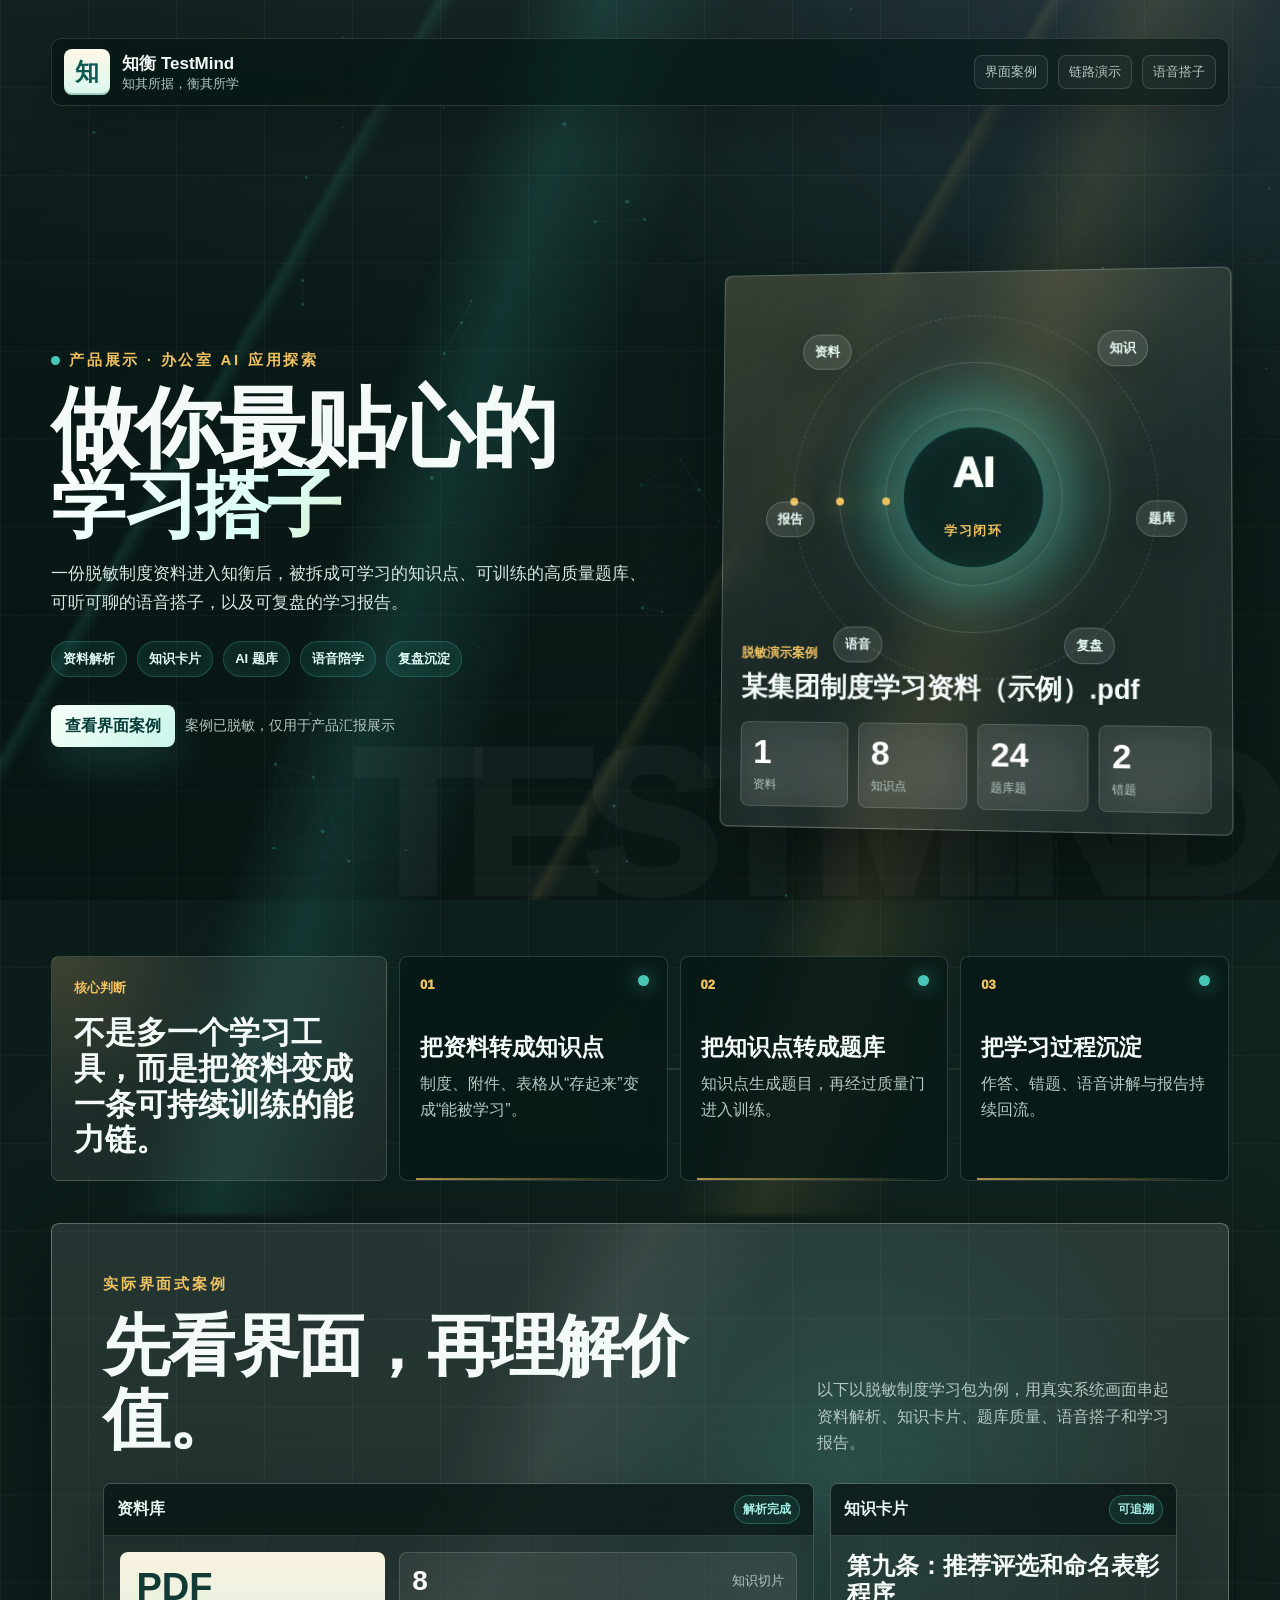
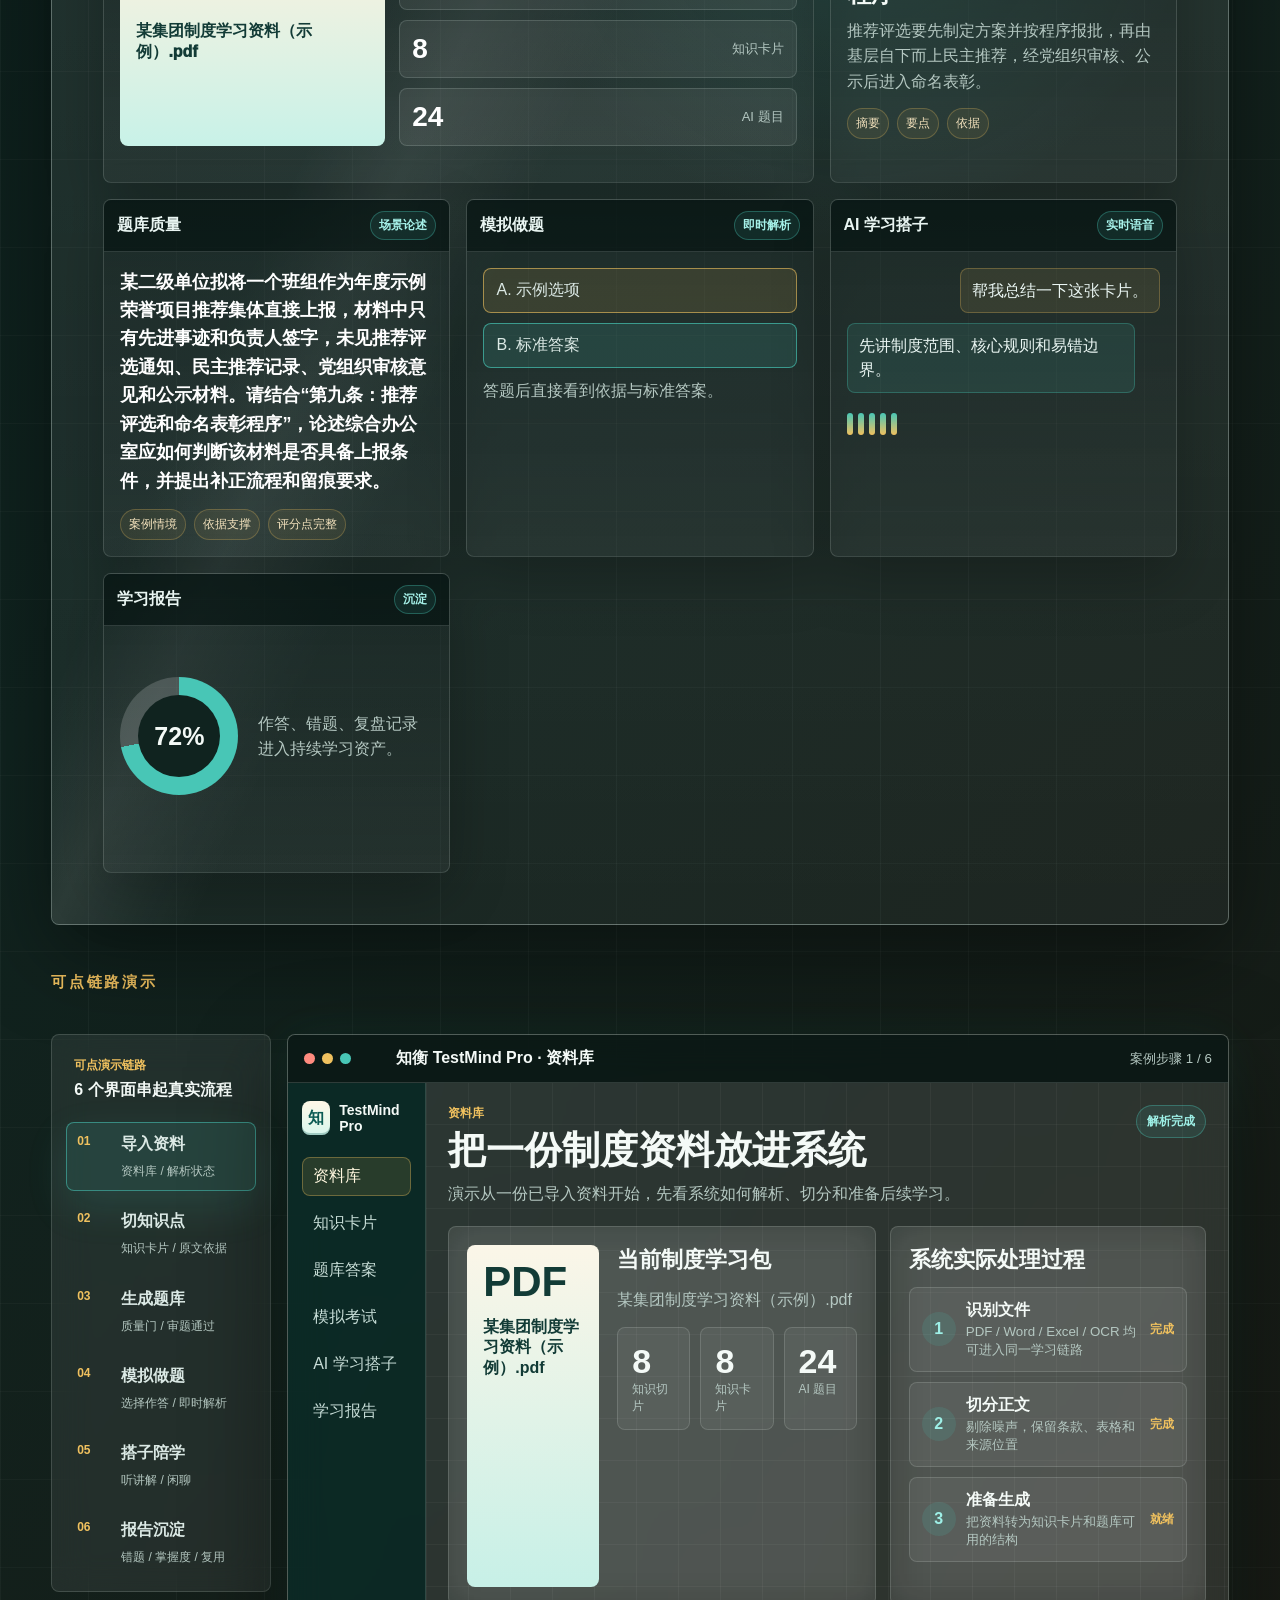
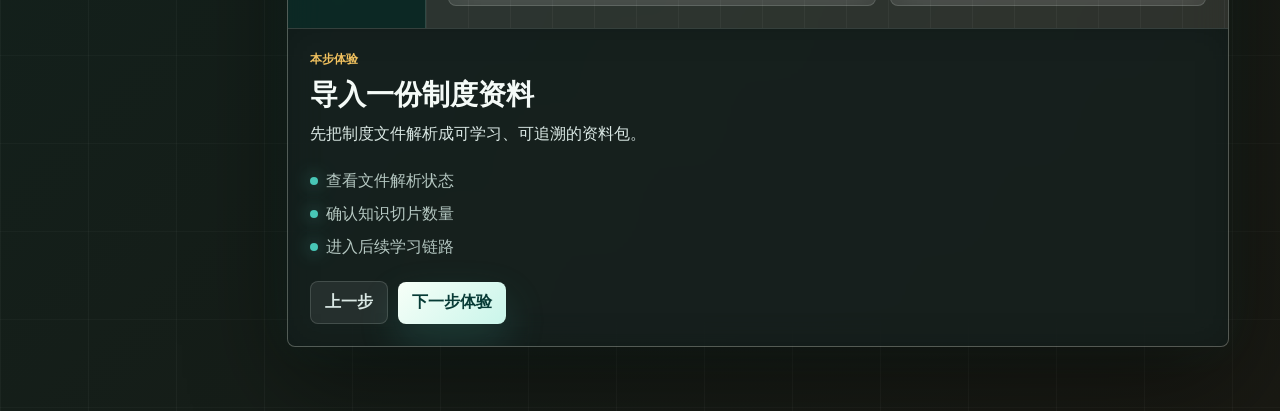
<file: ai-office-showcase/知衡 TestMind/leader.html>
<!doctype html>
<html lang="zh-CN">
  <head>
    <meta charset="UTF-8" />
    <meta name="viewport" content="width=device-width, initial-scale=1.0" />
    <meta name="theme-color" content="#071715" />
    <title>知衡 TestMind 产品展示</title>
    <link rel="stylesheet" href="./leader.css" />
  </head>
  <body>
    <canvas class="particle-field" id="particle-field" aria-hidden="true"></canvas>
    <main class="experience-stage">
      <header class="topline">
        <a class="brand" href="#top" aria-label="知衡 TestMind">
          <span>知</span>
          <div>
            <strong>知衡 TestMind</strong>
            <small>知其所据，衡其所学</small>
          </div>
        </a>
        <nav class="topnav" aria-label="页面导航">
          <a href="#gallery">界面案例</a>
          <a href="#experience">链路演示</a>
          <a href="#voice">语音搭子</a>
        </nav>
      </header>

      <section class="opening" id="top">
        <div class="opening-copy" data-reveal>
          <p class="eyebrow"><span class="pulse-dot"></span>产品展示 · 办公室 AI 应用探索</p>
          <h1><span class="hero-line">做你最贴心的</span><span class="hero-line accent-line">学习搭子</span></h1>
          <p class="lead">
            一份脱敏制度资料进入知衡后，被拆成可学习的知识点、可训练的高质量题库、可听可聊的语音搭子，以及可复盘的学习报告。
          </p>
          <div class="hero-tags" aria-label="核心能力标签">
            <span>资料解析</span>
            <span>知识卡片</span>
            <span>AI 题库</span>
            <span>语音陪学</span>
            <span>复盘沉淀</span>
          </div>
          <div class="hero-actions">
            <a href="#gallery">查看界面案例</a>
            <span>案例已脱敏，仅用于产品汇报展示</span>
          </div>
        </div>
        <div class="case-card" id="case" data-reveal>
          <div class="case-radar" aria-hidden="true">
            <div class="radar-glow"></div>
            <div class="radar-ring ring-one"></div>
            <div class="radar-ring ring-two"></div>
            <div class="radar-ring ring-three"></div>
            <div class="radar-center"><span>AI</span><strong>学习闭环</strong></div>
            <div class="radar-node node-one">资料</div>
            <div class="radar-node node-two">知识</div>
            <div class="radar-node node-three">题库</div>
            <div class="radar-node node-four">语音</div>
            <div class="radar-node node-five">报告</div>
            <div class="radar-node node-six">复盘</div>
          </div>
          <div class="case-info">
            <small>脱敏演示案例</small>
            <strong id="case-title">正在读取制度学习包...</strong>
            <div class="case-stats">
              <article><b id="case-docs">0</b><span>资料</span></article>
              <article><b id="case-cards">0</b><span>知识点</span></article>
              <article><b id="case-questions">0</b><span>题库题</span></article>
              <article><b id="case-mistakes">0</b><span>错题</span></article>
            </div>
          </div>
        </div>
      </section>

      <section class="product-summary" aria-label="产品能力概览">
        <div class="summary-claim" data-reveal>
          <span>核心判断</span>
          <h2>不是多一个学习工具，而是把资料变成一条可持续训练的能力链。</h2>
        </div>
        <article data-reveal>
          <span>01</span>
          <h3>把资料转成知识点</h3>
          <p>制度、附件、表格从“存起来”变成“能被学习”。</p>
        </article>
        <article data-reveal>
          <span>02</span>
          <h3>把知识点转成题库</h3>
          <p>知识点生成题目，再经过质量门进入训练。</p>
        </article>
        <article data-reveal>
          <span>03</span>
          <h3>把学习过程沉淀</h3>
          <p>作答、错题、语音讲解与报告持续回流。</p>
        </article>
      </section>

      <section class="showcase-gallery" id="gallery" aria-label="实际界面案例展示">
        <div class="section-heading" data-reveal>
          <div>
            <p class="eyebrow">实际界面式案例</p>
            <h2>先看界面，再理解价值。</h2>
          </div>
          <p>以下以脱敏制度学习包为例，用真实系统画面串起资料解析、知识卡片、题库质量、语音搭子和学习报告。</p>
        </div>
        <div class="gallery-grid" id="gallery-grid"></div>
      </section>

      <section class="demo-experience" id="experience" aria-label="知衡案例体验">
        <div class="experience-intro" data-reveal>
          <p class="eyebrow">可点链路演示</p>
        </div>
        <aside class="journey-rail" aria-label="体验步骤">
          <div class="journey-title">
            <span>可点演示链路</span>
            <strong>6 个界面串起真实流程</strong>
          </div>
          <button class="journey-step active" type="button" data-step="0">
            <b>01</b><span>导入资料</span><small>资料库 / 解析状态</small>
          </button>
          <button class="journey-step" type="button" data-step="1">
            <b>02</b><span>切知识点</span><small>知识卡片 / 原文依据</small>
          </button>
          <button class="journey-step" type="button" data-step="2">
            <b>03</b><span>生成题库</span><small>质量门 / 审题通过</small>
          </button>
          <button class="journey-step" type="button" data-step="3">
            <b>04</b><span>模拟做题</span><small>选择作答 / 即时解析</small>
          </button>
          <button class="journey-step" type="button" data-step="4">
            <b>05</b><span>搭子陪学</span><small>听讲解 / 闲聊</small>
          </button>
          <button class="journey-step" type="button" data-step="5">
            <b>06</b><span>报告沉淀</span><small>错题 / 掌握度 / 复用</small>
          </button>
        </aside>

        <section class="system-frame" aria-label="知衡系统案例演示界面">
          <div class="frame-chrome">
            <div class="traffic"><span></span><span></span><span></span></div>
            <strong id="frame-title">知衡 TestMind Pro</strong>
            <small id="frame-status">案例演示环境</small>
          </div>
          <div class="app-shell-demo">
            <aside class="app-sidebar">
              <div class="app-logo"><span>知</span><b>TestMind Pro</b></div>
              <button class="app-nav active" data-view-name="资料库">资料库</button>
              <button class="app-nav" data-view-name="知识卡片">知识卡片</button>
              <button class="app-nav" data-view-name="题库答案">题库答案</button>
              <button class="app-nav" data-view-name="模拟考试">模拟考试</button>
              <button class="app-nav" data-view-name="AI 学习搭子">AI 学习搭子</button>
              <button class="app-nav" data-view-name="学习报告">学习报告</button>
            </aside>
            <main class="screen-content" id="screen-content" aria-live="polite"></main>
            <aside class="guide-panel">
              <small>本步体验</small>
              <h2 id="guide-title">导入一份制度资料</h2>
              <p id="guide-copy">系统先把资料、附件和图片解析成可学习的知识切片。</p>
              <div class="guide-points" id="guide-points"></div>
              <div class="guide-actions">
                <button class="ghost-action" type="button" id="prev-step">上一步</button>
                <button class="primary-action" type="button" id="next-step">下一步体验</button>
              </div>
            </aside>
          </div>
        </section>
      </section>
    </main>

    <script src="./leader.js" defer></script>
  </body>
</html>
</file>
<file: ai-office-showcase/styles.css>
/* =============================================================
   AI Office Showcase — Homepage Styles
   ============================================================= */

/* ---------- Reset & Variables ---------- */
*, *::before, *::after { box-sizing: border-box; margin: 0; padding: 0; }

:root {
  --bg:          #0a0d14;
  --bg-card:     rgba(20, 28, 50, 0.55);
  --border-card: rgba(100, 120, 180, 0.15);
  --text:        #e8ecf4;
  --text-2:      #8b95a8;
  --text-3:      #5a6478;
  --accent-blue:   #3b82f6;
  --accent-purple: #8b5cf6;
  --accent-cyan:   #06b6d4;
  --r:    16px;
  --r-pill: 999px;
  --container: 1200px;
  --section-gap: 120px;
}

html { scroll-behavior: smooth; }

body {
  font-family: -apple-system, "PingFang SC", "Microsoft YaHei",
               "Segoe UI", Roboto, "Helvetica Neue", sans-serif;
  background: var(--bg);
  color: var(--text);
  line-height: 1.7;
  -webkit-font-smoothing: antialiased;
  overflow-x: hidden;
}

a { color: inherit; text-decoration: none; }
img, svg { display: block; max-width: 100%; }
::selection { background: rgba(139,92,246,.4); color: #fff; }

.container {
  width: min(var(--container), 90%);
  margin: 0 auto;
  position: relative;
  z-index: 2;
}

/* ---------- Reveal animation ---------- */
[data-reveal] {
  opacity: 0;
  transform: translateY(32px);
  transition: opacity .8s cubic-bezier(.16,1,.3,1),
              transform .8s cubic-bezier(.16,1,.3,1);
}
[data-reveal].visible {
  opacity: 1;
  transform: none;
}
[data-reveal][data-delay="1"] { transition-delay: .15s; }
[data-reveal][data-delay="2"] { transition-delay: .3s; }
[data-reveal][data-delay="3"] { transition-delay: .45s; }

/* ---------- Shared section head ---------- */
.eyebrow {
  font-size: .8rem;
  font-weight: 700;
  letter-spacing: .2em;
  text-transform: uppercase;
  color: var(--accent-purple);
  margin-bottom: 12px;
}

.section-head {
  text-align: center;
  max-width: 700px;
  margin: 0 auto 72px;
}

.section-head h2 {
  font-size: clamp(1.6rem, 3.5vw, 2.6rem);
  font-weight: 800;
  line-height: 1.3;
  letter-spacing: -.02em;
}

/* =============================================================
   SECTION 1: HERO
   ============================================================= */
.hero {
  position: relative;
  min-height: 100vh;
  min-height: 100dvh;
  display: flex;
  align-items: center;
  justify-content: center;
  padding: 80px 0 60px;
  overflow: hidden;
}

/* Background effects */
.hero-bg {
  position: absolute;
  inset: 0;
  z-index: 0;
  overflow: hidden;
}
.hero-glow {
  position: absolute;
  border-radius: 50%;
  filter: blur(100px);
  pointer-events: none;
  opacity: .6;
}
.hero-glow--1 {
  width: 700px; height: 700px;
  top: -20%; left: 15%;
  background: radial-gradient(circle, rgba(139,92,246,.3), transparent 70%);
  animation: glow-drift 12s ease-in-out infinite alternate;
}
.hero-glow--2 {
  width: 600px; height: 600px;
  bottom: -15%; right: 10%;
  background: radial-gradient(circle, rgba(59,130,246,.25), transparent 70%);
  animation: glow-drift 10s ease-in-out infinite alternate-reverse;
}
.hero-glow--3 {
  width: 500px; height: 500px;
  top: 25%; right: 25%;
  background: radial-gradient(circle, rgba(6,182,212,.2), transparent 70%);
  animation: glow-drift 14s ease-in-out infinite alternate;
}

/* Animated floating orb */
.hero-orb {
  position: absolute;
  width: 320px; height: 320px;
  top: 50%; left: 50%;
  transform: translate(-50%, -50%);
  border-radius: 50%;
  background: conic-gradient(from 0deg, rgba(139,92,246,.15), rgba(59,130,246,.1), rgba(6,182,212,.15), rgba(139,92,246,.15));
  filter: blur(60px);
  animation: orb-spin 20s linear infinite;
  pointer-events: none;
}

@keyframes glow-drift {
  0%   { transform: translate(0, 0); }
  100% { transform: translate(30px, -20px); }
}
@keyframes orb-spin {
  0%   { transform: translate(-50%, -50%) rotate(0deg); }
  100% { transform: translate(-50%, -50%) rotate(360deg); }
}

.hero-grid {
  position: absolute;
  inset: 0;
  background-image:
    linear-gradient(rgba(139,92,246,.04) 1px, transparent 1px),
    linear-gradient(90deg, rgba(139,92,246,.04) 1px, transparent 1px);
  background-size: 56px 56px;
  mask-image: radial-gradient(ellipse at 50% 40%, #000 30%, transparent 75%);
}

.hero-content {
  text-align: center;
  position: relative;
  z-index: 2;
}

.hero-eyebrow {
  font-size: .88rem;
  font-weight: 600;
  letter-spacing: .18em;
  color: var(--text-2);
  margin-bottom: 28px;
}

.hero-title {
  font-size: clamp(2.2rem, 7vw, 4.2rem);
  font-weight: 900;
  line-height: 1.12;
  letter-spacing: -.03em;
  margin-bottom: 24px;
}

.gradient-text {
  background: linear-gradient(135deg, var(--accent-blue), var(--accent-purple), var(--accent-cyan));
  background-size: 200% 200%;
  -webkit-background-clip: text;
  -webkit-text-fill-color: transparent;
  background-clip: text;
  animation: gradient-shift 6s ease-in-out infinite;
}
@keyframes gradient-shift {
  0%, 100% { background-position: 0% 50%; }
  50%      { background-position: 100% 50%; }
}

.hero-sub {
  font-size: clamp(1.05rem, 2.2vw, 1.35rem);
  color: var(--text-2);
  max-width: 620px;
  margin: 0 auto 48px;
  line-height: 1.7;
}

/* Hero stats */
.hero-stats {
  display: flex;
  justify-content: center;
  align-items: center;
  gap: 0;
  margin-bottom: 40px;
}

.stat {
  display: flex;
  flex-direction: column;
  align-items: center;
  padding: 0 36px;
}

.stat-num {
  font-size: clamp(2.2rem, 5vw, 3.6rem);
  font-weight: 900;
  letter-spacing: -.04em;
  line-height: 1;
  background: linear-gradient(135deg, #fff, var(--accent-purple));
  -webkit-background-clip: text;
  -webkit-text-fill-color: transparent;
  background-clip: text;
}
.stat-num small {
  font-size: .5em;
  -webkit-text-fill-color: inherit;
}

.stat-label {
  font-size: .82rem;
  color: var(--text-3);
  font-weight: 600;
  margin-top: 6px;
  letter-spacing: .06em;
}

.stat-divider {
  width: 1px;
  height: 48px;
  background: linear-gradient(to bottom, transparent, var(--text-3), transparent);
  flex-shrink: 0;
}

/* Hero quote */
.hero-quote {
  max-width: 700px;
  margin: 0 auto 48px;
  padding: 20px 32px;
  font-size: clamp(1rem, 2vw, 1.2rem);
  font-weight: 500;
  color: var(--text-2);
  line-height: 1.8;
  border-left: 3px solid var(--accent-purple);
  background: linear-gradient(90deg, rgba(139,92,246,.06), transparent);
  border-radius: 0 var(--r) var(--r) 0;
  text-align: left;
}
.hero-quote em {
  font-style: normal;
  font-weight: 700;
  color: var(--text);
  background: linear-gradient(135deg, var(--accent-blue), var(--accent-purple));
  -webkit-background-clip: text;
  -webkit-text-fill-color: transparent;
  background-clip: text;
}

/* Hero badges — 2-row grouped layout */
.hero-badges {
  display: flex;
  flex-direction: column;
  align-items: center;
  gap: 24px;
}

.badge-group {
  display: flex;
  flex-wrap: wrap;
  justify-content: center;
  align-items: center;
  gap: 12px;
}

.badge-group-label {
  font-size: .68rem;
  font-weight: 600;
  letter-spacing: .12em;
  color: var(--text-3);
  padding: 5px 14px;
  border-radius: var(--r-pill);
  border: 1px solid var(--border-card);
  background: rgba(255,255,255,.03);
  flex-shrink: 0;
}

.badge {
  display: inline-flex;
  align-items: center;
  gap: 10px;
  padding: 10px 24px 10px 16px;
  font-size: .85rem;
  font-weight: 600;
  border-radius: var(--r-pill);
  border: 1px solid color-mix(in srgb, var(--badge-color) 40%, transparent);
  color: var(--badge-color);
  background: color-mix(in srgb, var(--badge-color) 8%, transparent);
  transition: background .35s, transform .35s, box-shadow .35s, border-color .35s;
  position: relative;
  overflow: hidden;
}

/* Shimmer effect on badges */
.badge::before {
  content: "";
  position: absolute;
  top: 0; left: -100%; right: 0; bottom: 0;
  width: 200%;
  background: linear-gradient(
    90deg,
    transparent 0%,
    color-mix(in srgb, var(--badge-color) 12%, transparent) 50%,
    transparent 100%
  );
  animation: badge-shimmer 4s ease-in-out infinite;
  animation-delay: calc(var(--badge-delay, 0) * .5s);
  pointer-events: none;
}
@keyframes badge-shimmer {
  0%, 100% { transform: translateX(-30%); }
  50%      { transform: translateX(30%); }
}

.badge:hover {
  background: color-mix(in srgb, var(--badge-color) 22%, transparent);
  border-color: color-mix(in srgb, var(--badge-color) 60%, transparent);
  transform: translateY(-4px) scale(1.04);
  box-shadow:
    0 0 20px color-mix(in srgb, var(--badge-color) 30%, transparent),
    0 12px 32px -8px color-mix(in srgb, var(--badge-color) 40%, transparent);
}

.badge-icon {
  width: 22px;
  height: 22px;
  flex-shrink: 0;
}

.badge-cn {
  font-weight: 800;
  font-size: 1rem;
  letter-spacing: .06em;
}

.badge-en {
  font-weight: 500;
  font-size: .76rem;
  opacity: .65;
  letter-spacing: .03em;
}

/* Scroll hint */
.scroll-hint {
  position: absolute;
  bottom: 32px;
  left: 50%;
  transform: translateX(-50%);
  color: var(--text-3);
  animation: float-hint 2s ease-in-out infinite;
  z-index: 2;
}
@keyframes float-hint {
  0%, 100% { transform: translateX(-50%) translateY(0); }
  50% { transform: translateX(-50%) translateY(8px); }
}

/* =============================================================
   SECTION 2: WORKFLOW
   ============================================================= */
.workflow {
  padding: var(--section-gap) 0;
  position: relative;
  overflow: hidden;
}

/* Background glows */
.workflow-bg {
  position: absolute;
  inset: 0;
  pointer-events: none;
  z-index: 0;
}
.workflow-glow--l {
  position: absolute;
  width: 600px; height: 600px;
  top: 10%; left: -8%;
  background: radial-gradient(circle, rgba(139,92,246,.12), transparent 70%);
  filter: blur(80px);
  animation: glow-drift 14s ease-in-out infinite alternate;
}
.workflow-glow--r {
  position: absolute;
  width: 500px; height: 500px;
  bottom: 5%; right: -5%;
  background: radial-gradient(circle, rgba(59,130,246,.1), transparent 70%);
  filter: blur(80px);
  animation: glow-drift 10s ease-in-out infinite alternate-reverse;
}

.flow-pipeline {
  display: flex;
  align-items: flex-start;
  justify-content: center;
  gap: 0;
  padding: 20px 0;
  position: relative;
}

.flow-node {
  flex: 0 0 190px;
  text-align: center;
  position: relative;
  z-index: 2;
}

/* Glowing ring icon */
.flow-ring {
  width: 84px;
  height: 84px;
  margin: 0 auto 18px;
  border-radius: 50%;
  background: rgba(15, 20, 35, .9);
  border: 2px solid color-mix(in srgb, var(--node-c) 50%, transparent);
  display: flex;
  align-items: center;
  justify-content: center;
  color: var(--node-c);
  position: relative;
  box-shadow:
    0 0 24px color-mix(in srgb, var(--node-c) 20%, transparent),
    inset 0 0 16px color-mix(in srgb, var(--node-c) 8%, transparent);
  transition: transform .4s, box-shadow .4s, border-color .4s;
}
.flow-ring::before {
  content: "";
  position: absolute;
  inset: -5px;
  border-radius: 50%;
  background: conic-gradient(from 0deg, transparent 30%, color-mix(in srgb, var(--node-c) 35%, transparent) 50%, transparent 70%);
  animation: ring-spin 6s linear infinite;
  z-index: -1;
}
@keyframes ring-spin {
  to { transform: rotate(360deg); }
}
.flow-node:hover .flow-ring {
  transform: scale(1.12);
  box-shadow:
    0 0 40px color-mix(in srgb, var(--node-c) 35%, transparent),
    0 0 80px color-mix(in srgb, var(--node-c) 15%, transparent),
    inset 0 0 24px color-mix(in srgb, var(--node-c) 12%, transparent);
  border-color: var(--node-c);
}
.flow-ring svg {
  width: 34px;
  height: 34px;
  position: relative;
  z-index: 1;
}

.flow-node h3 {
  font-size: 1.15rem;
  font-weight: 800;
  margin-bottom: 14px;
  letter-spacing: .03em;
}

/* Keyword chips */
.flow-kws {
  display: flex;
  flex-wrap: wrap;
  justify-content: center;
  gap: 5px;
  margin-bottom: 14px;
  padding: 0 2px;
}
.flow-kws span {
  font-size: .72rem;
  font-weight: 600;
  padding: 3px 10px;
  border-radius: var(--r-pill);
  background: rgba(255,255,255,.04);
  border: 1px solid rgba(255,255,255,.08);
  color: var(--text-2);
  white-space: nowrap;
  transition: background .25s, border-color .25s, color .25s;
}
.flow-node:hover .flow-kws span {
  border-color: color-mix(in srgb, var(--node-c) 30%, transparent);
  color: color-mix(in srgb, var(--node-c) 70%, white);
  background: color-mix(in srgb, var(--node-c) 8%, transparent);
}

/* Colored dots */
.flow-dots {
  display: flex;
  justify-content: center;
  gap: 6px;
}
.flow-dots span {
  width: 8px;
  height: 8px;
  border-radius: 50%;
  background: var(--dot-c);
  box-shadow: 0 0 6px color-mix(in srgb, var(--dot-c) 50%, transparent);
  transition: transform .25s, box-shadow .25s;
}
.flow-dots span:hover {
  transform: scale(1.5);
  box-shadow: 0 0 12px var(--dot-c);
}

/* Animated connector beam */
.flow-connector {
  flex: 0 0 44px;
  display: flex;
  align-items: center;
  justify-content: center;
  padding-top: 30px;
  position: relative;
  height: 84px;
}
.flow-connector::before {
  content: "";
  width: 44px;
  height: 2px;
  background: linear-gradient(90deg,
    rgba(139,92,246,.08),
    rgba(139,92,246,.35),
    rgba(59,130,246,.35),
    rgba(59,130,246,.08));
  border-radius: 1px;
}
.flow-pulse {
  position: absolute;
  width: 6px;
  height: 6px;
  border-radius: 50%;
  background: var(--accent-purple);
  box-shadow: 0 0 10px var(--accent-purple), 0 0 20px rgba(139,92,246,.3);
  animation: pulse-travel 3s ease-in-out infinite;
  top: 39px;
}
@keyframes pulse-travel {
  0%   { left: 0; opacity: 0; }
  15%  { opacity: 1; }
  85%  { opacity: 1; }
  100% { left: 38px; opacity: 0; }
}

/* =============================================================
   SECTION 2.5: INSIGHTS ("四个向")
   ============================================================= */
.insights {
  padding: var(--section-gap) 0;
  position: relative;
}

/* Subtle background accent */
.insights::before {
  content: "";
  position: absolute;
  top: 50%; left: 50%;
  width: 800px; height: 600px;
  transform: translate(-50%, -50%);
  background: radial-gradient(ellipse, rgba(139,92,246,.06), transparent 70%);
  pointer-events: none;
}

.insight-grid {
  display: grid;
  grid-template-columns: repeat(2, 1fr);
  gap: 24px;
  max-width: 960px;
  margin: 0 auto;
}

.insight-card {
  position: relative;
  padding: 36px 32px 28px;
  border-radius: var(--r);
  border: 1px solid var(--border-card);
  background: var(--bg-card);
  backdrop-filter: blur(12px);
  -webkit-backdrop-filter: blur(12px);
  overflow: hidden;
  transition: transform .35s, border-color .35s, box-shadow .35s;
}

/* Gradient top edge */
.insight-card::before {
  content: "";
  position: absolute;
  top: 0; left: 0; right: 0;
  height: 3px;
  background: linear-gradient(90deg,
    color-mix(in srgb, var(--insight-color) 80%, transparent),
    color-mix(in srgb, var(--insight-color) 20%, transparent));
  opacity: .7;
}

.insight-card:hover {
  transform: translateY(-4px);
  border-color: color-mix(in srgb, var(--insight-color) 30%, transparent);
  box-shadow: 0 20px 50px -15px color-mix(in srgb, var(--insight-color) 20%, transparent);
}

.insight-num {
  display: inline-block;
  font-size: .72rem;
  font-weight: 700;
  color: var(--insight-color);
  opacity: .6;
  letter-spacing: .1em;
  margin-bottom: 12px;
}

.insight-card h3 {
  font-size: clamp(1.2rem, 2.5vw, 1.5rem);
  font-weight: 800;
  line-height: 1.35;
  margin-bottom: 14px;
  letter-spacing: -.01em;
}

.insight-card h3 em {
  font-style: normal;
  color: var(--insight-color);
}

.insight-card > p {
  font-size: .85rem;
  color: var(--text-2);
  line-height: 1.65;
  margin-bottom: 16px;
}

/* Inline project reference */
.insight-ref {
  font-size: .78rem;
  color: var(--text-3);
  margin-top: 4px;
}
.insight-ref span {
  font-weight: 600;
}

/* =============================================================
   SECTION 3: PROJECT MATRIX
   ============================================================= */
.projects {
  padding: var(--section-gap) 0;
}

.project-grid {
  display: grid;
  grid-template-columns: repeat(4, 1fr);
  gap: 20px;
  justify-items: center;
}

/* Reorder second row: OfficeHub(5th) → Supervision(6th) → EcoAsset(7th) */
.project-grid > :nth-child(5) { order: 7; } /* EcoAsset → last */
.project-grid > :nth-child(6) { order: 6; } /* Supervision → middle */
.project-grid > :nth-child(7) { order: 5; } /* OfficeHub → first of row 2 */

.project-card {
  position: relative;
  display: flex;
  flex-direction: column;
  width: 100%;
  max-width: 280px;
  padding: 28px 24px 20px;
  border-radius: var(--r);
  border: 1px solid var(--border-card);
  background: var(--bg-card);
  backdrop-filter: blur(12px);
  -webkit-backdrop-filter: blur(12px);
  overflow: hidden;
  transition: transform .35s, border-color .35s, box-shadow .35s;
  cursor: pointer;
}

.project-card:hover {
  transform: translateY(-8px);
  border-color: color-mix(in srgb, var(--card-color) 50%, transparent);
  box-shadow:
    0 0 0 1px color-mix(in srgb, var(--card-color) 20%, transparent),
    0 4px 20px color-mix(in srgb, var(--card-color) 15%, transparent),
    0 24px 60px -15px color-mix(in srgb, var(--card-color) 30%, transparent);
}

/* Card preview mockup */
.card-preview {
  margin: -28px -24px 16px;
  border-radius: 16px 16px 0 0;
  overflow: hidden;
  background: #0c1019;
  border-bottom: 1px solid var(--border-card);
  transition: opacity .35s;
}
.card-preview svg {
  width: 100%;
  height: auto;
  display: block;
}
.project-card:hover .card-preview {
  opacity: .85;
}

/* Card logo icon */
.card-logo {
  width: 48px;
  height: 48px;
  border-radius: 12px;
  background: color-mix(in srgb, var(--card-color) 12%, transparent);
  border: 1px solid color-mix(in srgb, var(--card-color) 25%, transparent);
  display: flex;
  align-items: center;
  justify-content: center;
  margin-bottom: 18px;
  color: var(--card-color);
  transition: box-shadow .35s, transform .35s, background .35s;
}
.card-logo svg {
  width: 26px;
  height: 26px;
}
.project-card:hover .card-logo {
  box-shadow:
    0 0 24px color-mix(in srgb, var(--card-color) 50%, transparent),
    0 0 48px color-mix(in srgb, var(--card-color) 20%, transparent);
  background: color-mix(in srgb, var(--card-color) 22%, transparent);
  transform: scale(1.1);
}

/* Card glow on hover */
.project-card::after {
  content: "";
  position: absolute;
  bottom: 0;
  left: 0;
  right: 0;
  height: 140px;
  background: linear-gradient(to top, color-mix(in srgb, var(--card-color) 12%, transparent), transparent);
  opacity: 0;
  transition: opacity .35s;
  pointer-events: none;
}
.project-card:hover::after { opacity: 1; }

.card-body { flex: 1; }

.card-name-cn {
  font-size: 1.4rem;
  font-weight: 800;
  letter-spacing: .03em;
  margin-bottom: 2px;
}

.card-name-en {
  font-size: .8rem;
  color: var(--text-3);
  font-weight: 500;
  margin-bottom: 12px;
  letter-spacing: .05em;
}

.card-desc {
  font-size: .88rem;
  color: var(--text-2);
  line-height: 1.5;
  margin-bottom: 16px;
}

/* Project-colored tags */
.card-tags {
  display: flex;
  flex-wrap: wrap;
  gap: 6px;
  margin-bottom: 20px;
}

.card-tags span {
  font-size: .72rem;
  font-weight: 600;
  padding: 4px 12px;
  border-radius: var(--r-pill);
  border: 1px solid color-mix(in srgb, var(--tag-c) 35%, transparent);
  color: var(--tag-c);
  background: color-mix(in srgb, var(--tag-c) 8%, transparent);
  transition: background .25s, border-color .25s;
}
.project-card:hover .card-tags span {
  border-color: color-mix(in srgb, var(--tag-c) 50%, transparent);
  background: color-mix(in srgb, var(--tag-c) 14%, transparent);
}

.card-cta {
  display: inline-flex;
  align-items: center;
  font-size: .82rem;
  font-weight: 600;
  color: var(--card-color);
  transition: gap .25s, letter-spacing .25s;
}
.project-card:hover .card-cta { gap: 6px; letter-spacing: .02em; }

/* =============================================================
   SECTION 4: CORE CHANGES
   ============================================================= */
.changes {
  padding: var(--section-gap) 0;
  position: relative;
  overflow: hidden;
}

.changes-bg {
  position: absolute;
  inset: 0;
  pointer-events: none;
}
.changes-glow {
  position: absolute;
  width: 700px; height: 500px;
  top: 50%; left: 50%;
  transform: translate(-50%, -50%);
  background: radial-gradient(ellipse, rgba(139,92,246,.07), transparent 70%);
  filter: blur(60px);
}

.change-grid {
  display: grid;
  grid-template-columns: repeat(2, 1fr);
  gap: 20px;
  max-width: 960px;
  margin: 0 auto;
}

.change-card {
  position: relative;
  padding: 32px 28px 24px;
  border-radius: var(--r);
  border: 1px solid var(--border-card);
  background: var(--bg-card);
  backdrop-filter: blur(12px);
  -webkit-backdrop-filter: blur(12px);
  overflow: hidden;
  transition: transform .35s, box-shadow .35s, border-color .35s;
}
/* Gradient top bar */
.change-card::before {
  content: "";
  position: absolute;
  top: 0; left: 0; right: 0;
  height: 3px;
  background: linear-gradient(90deg,
    color-mix(in srgb, var(--change-c) 80%, transparent),
    color-mix(in srgb, var(--change-c) 15%, transparent));
}
/* Hover glow */
.change-card::after {
  content: "";
  position: absolute;
  bottom: -30px; left: 50%;
  width: 160px; height: 120px;
  transform: translateX(-50%);
  background: radial-gradient(circle, color-mix(in srgb, var(--change-c) 15%, transparent), transparent 70%);
  opacity: 0;
  transition: opacity .4s;
  pointer-events: none;
}
.change-card:hover {
  transform: translateY(-4px);
  border-color: color-mix(in srgb, var(--change-c) 35%, transparent);
  box-shadow: 0 20px 50px -15px color-mix(in srgb, var(--change-c) 25%, transparent);
}
.change-card:hover::after { opacity: 1; }

.change-num {
  font-size: .72rem;
  font-weight: 700;
  color: var(--change-c);
  opacity: .5;
  letter-spacing: .1em;
  margin-bottom: 18px;
}

.change-flow {
  display: flex;
  align-items: center;
  gap: 16px;
  margin-bottom: 22px;
}

.change-before {
  font-size: clamp(1.2rem, 2.5vw, 1.5rem);
  font-weight: 700;
  color: var(--text-3);
  position: relative;
  white-space: nowrap;
}
.change-before::after {
  content: "";
  position: absolute;
  left: -2px; right: -2px;
  top: 50%;
  height: 2px;
  background: var(--text-3);
  opacity: .3;
  transform: translateY(-50%);
}

.change-arrow {
  flex-shrink: 0;
  display: block;
  width: 48px;
  height: 2px;
  background: linear-gradient(90deg, var(--text-3), var(--change-c));
  border-radius: 1px;
  position: relative;
}
.change-arrow::after {
  content: "";
  position: absolute;
  right: -3px; top: -4px;
  width: 0; height: 0;
  border-left: 8px solid var(--change-c);
  border-top: 5px solid transparent;
  border-bottom: 5px solid transparent;
}

.change-after {
  font-size: clamp(1.4rem, 3vw, 1.9rem);
  font-weight: 900;
  background: linear-gradient(135deg, #fff, var(--change-c));
  -webkit-background-clip: text;
  -webkit-text-fill-color: transparent;
  background-clip: text;
  letter-spacing: .02em;
  white-space: nowrap;
}

.change-meta {
  display: flex;
  align-items: center;
  gap: 8px;
}

.change-tag {
  font-size: .75rem;
  font-weight: 700;
  padding: 4px 14px;
  border-radius: var(--r-pill);
  border: 1px solid color-mix(in srgb, var(--change-c) 35%, transparent);
  color: var(--change-c);
  background: color-mix(in srgb, var(--change-c) 8%, transparent);
}

.change-en {
  font-size: .72rem;
  font-weight: 500;
  color: var(--text-3);
  letter-spacing: .04em;
}

/* =============================================================
   SECTION 5: SECURITY
   ============================================================= */
.security {
  padding: var(--section-gap) 0;
  position: relative;
  overflow: hidden;
}

/* Background glows */
.security-bg {
  position: absolute;
  inset: 0;
  pointer-events: none;
  z-index: 0;
}
.security-glow--l {
  position: absolute;
  width: 500px; height: 500px;
  top: 15%; left: -5%;
  background: radial-gradient(circle, rgba(6,182,212,.08), transparent 70%);
  filter: blur(80px);
  animation: glow-drift 12s ease-in-out infinite alternate;
}
.security-glow--r {
  position: absolute;
  width: 400px; height: 400px;
  bottom: 10%; right: -3%;
  background: radial-gradient(circle, rgba(139,92,246,.06), transparent 70%);
  filter: blur(80px);
  animation: glow-drift 10s ease-in-out infinite alternate-reverse;
}

.security-grid {
  display: grid;
  grid-template-columns: repeat(4, 1fr);
  gap: 20px;
  margin-bottom: 40px;
}

.security-item {
  position: relative;
  text-align: center;
  padding: 36px 20px 28px;
  border-radius: var(--r);
  border: 1px solid var(--border-card);
  background: var(--bg-card);
  backdrop-filter: blur(12px);
  -webkit-backdrop-filter: blur(12px);
  overflow: hidden;
  transition: transform .35s, border-color .35s, box-shadow .35s;
}
/* Gradient top bar */
.security-item::before {
  content: "";
  position: absolute;
  top: 0; left: 0; right: 0;
  height: 3px;
  background: linear-gradient(90deg,
    color-mix(in srgb, var(--sec-c) 70%, transparent),
    color-mix(in srgb, var(--sec-c) 15%, transparent));
}
/* Hover glow */
.security-item::after {
  content: "";
  position: absolute;
  bottom: -20px; left: 50%;
  width: 120px; height: 100px;
  transform: translateX(-50%);
  background: radial-gradient(circle, color-mix(in srgb, var(--sec-c) 12%, transparent), transparent 70%);
  opacity: 0;
  transition: opacity .4s;
  pointer-events: none;
}
.security-item:hover {
  transform: translateY(-4px);
  border-color: color-mix(in srgb, var(--sec-c) 30%, transparent);
  box-shadow: 0 20px 50px -15px color-mix(in srgb, var(--sec-c) 20%, transparent);
}
.security-item:hover::after { opacity: 1; }

/* Glowing ring icon */
.security-ring {
  width: 64px;
  height: 64px;
  margin: 0 auto 18px;
  border-radius: 50%;
  background: rgba(15, 20, 35, .9);
  border: 2px solid color-mix(in srgb, var(--sec-c) 45%, transparent);
  display: flex;
  align-items: center;
  justify-content: center;
  color: var(--sec-c);
  position: relative;
  box-shadow:
    0 0 20px color-mix(in srgb, var(--sec-c) 15%, transparent),
    inset 0 0 12px color-mix(in srgb, var(--sec-c) 6%, transparent);
  transition: box-shadow .35s, border-color .35s, transform .35s;
}
.security-ring::before {
  content: "";
  position: absolute;
  inset: -4px;
  border-radius: 50%;
  background: conic-gradient(from 0deg, transparent 30%, color-mix(in srgb, var(--sec-c) 30%, transparent) 50%, transparent 70%);
  animation: ring-spin 8s linear infinite;
  z-index: -1;
}
.security-ring svg {
  width: 28px;
  height: 28px;
  position: relative;
  z-index: 1;
}
.security-item:hover .security-ring {
  transform: scale(1.1);
  box-shadow:
    0 0 32px color-mix(in srgb, var(--sec-c) 30%, transparent),
    0 0 60px color-mix(in srgb, var(--sec-c) 12%, transparent),
    inset 0 0 20px color-mix(in srgb, var(--sec-c) 10%, transparent);
  border-color: var(--sec-c);
}

.security-item h3 {
  font-size: 1.05rem;
  font-weight: 800;
  margin-bottom: 8px;
  letter-spacing: .02em;
}

.security-item p {
  font-size: .82rem;
  color: var(--text-2);
  line-height: 1.6;
}

.security-footnote {
  text-align: center;
  font-size: .85rem;
  color: var(--text-3);
  padding: 20px 0;
  border-top: 1px solid var(--border-card);
}

/* =============================================================
   SECTION 5.5: CLOSING QUOTE
   ============================================================= */
.closing-quote-section {
  padding: 80px 0;
  position: relative;
}

.closing-quote-section::before {
  content: "";
  position: absolute;
  top: 50%; left: 50%;
  width: 600px; height: 400px;
  transform: translate(-50%, -50%);
  background: radial-gradient(ellipse, rgba(139,92,246,.08), transparent 70%);
  pointer-events: none;
}

.closing-quote {
  max-width: 780px;
  margin: 0 auto;
  text-align: center;
  padding: 48px 40px;
  border-radius: var(--r);
  border: 1px solid var(--border-card);
  background: var(--bg-card);
  backdrop-filter: blur(12px);
  -webkit-backdrop-filter: blur(12px);
}

.closing-quote p:first-child {
  font-size: clamp(1rem, 2vw, 1.15rem);
  color: var(--text-2);
  margin-bottom: 16px;
}

.closing-quote-highlight {
  font-size: clamp(1.15rem, 2.5vw, 1.45rem);
  font-weight: 700;
  line-height: 1.6;
  color: var(--text);
}

.closing-quote-highlight em {
  font-style: normal;
  background: linear-gradient(135deg, var(--accent-blue), var(--accent-purple));
  -webkit-background-clip: text;
  -webkit-text-fill-color: transparent;
  background-clip: text;
  font-weight: 800;
}

/* =============================================================
   SECTION 6: FOOTER / CLOSING
   ============================================================= */
.closing {
  padding: var(--section-gap) 0 60px;
}

.footer-nav {
  display: flex;
  flex-wrap: wrap;
  justify-content: center;
  gap: 14px;
  margin-bottom: 48px;
}

.footer-link {
  display: inline-flex;
  align-items: center;
  gap: 8px;
  padding: 12px 28px 12px 20px;
  border-radius: var(--r-pill);
  font-size: .9rem;
  font-weight: 600;
  border: 1px solid color-mix(in srgb, var(--link-c) 35%, transparent);
  color: var(--link-c);
  background: color-mix(in srgb, var(--link-c) 6%, transparent);
  transition: background .3s, transform .3s, box-shadow .3s, border-color .3s;
}
.footer-link:hover {
  background: color-mix(in srgb, var(--link-c) 20%, transparent);
  border-color: color-mix(in srgb, var(--link-c) 55%, transparent);
  transform: translateY(-3px);
  box-shadow:
    0 0 16px color-mix(in srgb, var(--link-c) 25%, transparent),
    0 10px 28px -8px color-mix(in srgb, var(--link-c) 35%, transparent);
}

.footer-link-icon {
  width: 18px;
  height: 18px;
  flex-shrink: 0;
}

.footer-qr {
  display: flex;
  justify-content: center;
  margin-bottom: 48px;
}

.qr-placeholder {
  width: 160px;
  text-align: center;
  padding: 24px;
  border-radius: var(--r);
  border: 1px dashed var(--border-card);
  color: var(--text-3);
}
.qr-placeholder svg {
  width: 48px;
  height: 48px;
  margin: 0 auto 10px;
}
.qr-placeholder p {
  font-size: .75rem;
}

.footer-bottom {
  display: flex;
  flex-direction: column;
  align-items: center;
  gap: 16px;
  padding-top: 32px;
  border-top: 1px solid var(--border-card);
}

.back-top {
  padding: 10px 24px;
  border-radius: var(--r-pill);
  font-size: .85rem;
  font-weight: 600;
  border: 1px solid var(--border-card);
  color: var(--text-2);
  transition: border-color .25s, color .25s;
}
.back-top:hover {
  border-color: var(--accent-purple);
  color: var(--accent-purple);
}

.footer-note {
  font-size: .82rem;
  color: var(--text-3);
}

/* =============================================================
   RESPONSIVE
   ============================================================= */
@media (max-width: 1024px) {
  .project-grid {
    grid-template-columns: repeat(2, 1fr);
  }
  .project-card { max-width: none; }

  .security-grid {
    grid-template-columns: repeat(2, 1fr);
  }

  .insight-grid {
    grid-template-columns: repeat(2, 1fr);
  }

  .flow-pipeline {
    gap: 0;
    justify-content: flex-start;
    padding: 20px 16px;
  }
  .flow-node { flex: 0 0 160px; }

  .hero-stats { gap: 0; }
  .stat { padding: 0 24px; }
}

@media (max-width: 640px) {
  :root { --section-gap: 80px; }

  .hero-title { font-size: clamp(1.8rem, 9vw, 2.6rem); }

  .hero-stats {
    flex-direction: column;
    gap: 20px;
  }
  .stat-divider {
    width: 48px;
    height: 1px;
  }
  .stat { padding: 0; }

  .hero-quote {
    padding: 16px 20px;
    font-size: .95rem;
  }

  .project-grid {
    grid-template-columns: 1fr;
  }
  .project-card { max-width: 400px; }

  .insight-grid {
    grid-template-columns: 1fr;
  }

  .change-grid {
    grid-template-columns: 1fr;
  }

  .change-card {
    flex-wrap: wrap;
    gap: 8px;
    padding: 20px 24px;
  }
  .change-project {
    width: 100%;
    margin-left: 0;
    margin-top: 4px;
  }

  .security-grid {
    grid-template-columns: 1fr;
  }

  .flow-node { flex: 0 0 140px; }
  .flow-arrow { flex: 0 0 28px; }

  .section-head { margin-bottom: 48px; }

  .closing-quote {
    padding: 32px 24px;
  }
}

/* Reduced motion */
@media (prefers-reduced-motion: reduce) {
  *, *::before, *::after {
    animation-duration: .01ms !important;
    transition-duration: .15s !important;
  }
  html { scroll-behavior: auto; }
  [data-reveal] { opacity: 1; transform: none; }
}
</file>
<file: ai-office-showcase/聆悟 ListenMind/styles.css>
:root {
  color-scheme: dark;
  --bg: #101411;
  --bg-deep: #0b0e0c;
  --paper: #f7f2e8;
  --paper-soft: #ebe0d0;
  --text: #f8f4e9;
  --muted: #b9c2b8;
  --line: rgba(255, 255, 255, 0.14);
  --panel: rgba(20, 28, 25, 0.78);
  --panel-strong: rgba(31, 44, 39, 0.9);
  --teal: #54d6bd;
  --green: #93d47c;
  --amber: #f1c96b;
  --clay: #dc8b61;
  --red: #ef6d5f;
  --shadow: 0 24px 80px rgba(0, 0, 0, 0.34);
  font-family:
    "PingFang SC",
    "Microsoft YaHei",
    "Noto Sans CJK SC",
    system-ui,
    -apple-system,
    BlinkMacSystemFont,
    "Segoe UI",
    sans-serif;
}

* {
  box-sizing: border-box;
}

html {
  scroll-behavior: smooth;
}

body {
  margin: 0;
  min-width: 320px;
  background:
    linear-gradient(180deg, var(--bg-deep), var(--bg) 36%, #15110e 72%, #0f1211),
    var(--bg);
  color: var(--text);
  line-height: 1.65;
  letter-spacing: 0;
  overflow-x: hidden;
}

body::before {
  content: "";
  position: fixed;
  inset: 0;
  pointer-events: none;
  background-image:
    linear-gradient(rgba(255, 255, 255, 0.055) 1px, transparent 1px),
    linear-gradient(90deg, rgba(255, 255, 255, 0.045) 1px, transparent 1px);
  background-size: 64px 64px;
  mask-image: linear-gradient(180deg, rgba(0, 0, 0, 0.75), transparent 82%);
  z-index: 0;
}

a {
  color: inherit;
  text-decoration: none;
}

img {
  display: block;
  max-width: 100%;
}

button {
  font: inherit;
}

.progress {
  position: fixed;
  top: 0;
  left: 0;
  z-index: 40;
  width: 0;
  height: 3px;
  background: linear-gradient(90deg, var(--teal), var(--amber), var(--clay));
  box-shadow: 0 0 18px rgba(84, 214, 189, 0.4);
}

.site-header {
  position: fixed;
  top: 16px;
  left: 50%;
  z-index: 30;
  display: flex;
  width: min(1120px, calc(100% - 32px));
  transform: translateX(-50%);
  align-items: center;
  justify-content: space-between;
  gap: 18px;
  padding: 10px 12px;
  border: 1px solid var(--line);
  border-radius: 999px;
  background: rgba(10, 13, 11, 0.74);
  box-shadow: 0 10px 40px rgba(0, 0, 0, 0.22);
  backdrop-filter: blur(18px);
}

.brand {
  display: flex;
  align-items: center;
  gap: 10px;
  min-width: 0;
}

.brand-mark {
  display: grid;
  width: 46px;
  height: 46px;
  flex: 0 0 46px;
  place-items: center;
  border: 1px solid rgba(75, 140, 247, 0.2);
  border-radius: 15px;
  background: linear-gradient(180deg, #f7fbff, #d9f1ff);
  color: #4b8cf7;
  box-shadow:
    inset 0 0 0 1px rgba(255, 255, 255, 0.72),
    0 10px 26px rgba(0, 0, 0, 0.24);
}

.brand-mark svg {
  width: 29px;
  height: 29px;
}

.brand strong,
.brand small {
  display: block;
  white-space: nowrap;
}

.brand strong {
  font-size: 15px;
}

.brand small {
  color: var(--muted);
  font-size: 12px;
}

.nav-links {
  display: flex;
  align-items: center;
  gap: 6px;
}

.nav-links a {
  padding: 8px 13px;
  border-radius: 999px;
  color: #dbe5d9;
  font-size: 14px;
  transition:
    background 180ms ease,
    color 180ms ease;
}

.nav-links a:hover {
  background: rgba(255, 255, 255, 0.1);
  color: white;
}

.hero {
  position: relative;
  display: grid;
  min-height: 86vh;
  padding: 128px max(24px, calc((100vw - 1180px) / 2)) 88px;
  align-items: center;
  isolation: isolate;
  overflow: hidden;
}

.hero-image {
  position: absolute;
  inset: 0;
  z-index: -3;
  width: 100%;
  height: 100%;
  object-fit: cover;
  opacity: 0.52;
  filter: saturate(0.78) contrast(1.05);
}

.hero-shade {
  position: absolute;
  inset: 0;
  z-index: -2;
  background:
    linear-gradient(90deg, rgba(8, 11, 10, 0.86), rgba(8, 11, 10, 0.62) 48%, rgba(8, 11, 10, 0.38)),
    linear-gradient(180deg, rgba(8, 11, 10, 0.3), var(--bg) 96%);
}

.hero-grid {
  position: absolute;
  inset: 0;
  z-index: -1;
  background:
    linear-gradient(120deg, transparent 0 40%, rgba(84, 214, 189, 0.16) 41%, transparent 42%),
    linear-gradient(145deg, transparent 0 66%, rgba(241, 201, 107, 0.16) 67%, transparent 68%);
  opacity: 0.7;
}

.hero-content {
  width: min(820px, 100%);
}

.hero .reveal,
.intro-band .reveal {
  opacity: 1;
  transform: none;
}

.eyebrow {
  margin: 0 0 14px;
  color: var(--amber);
  font-size: 14px;
  font-weight: 800;
}

.hero h1 {
  margin: 0;
  max-width: 900px;
  font-size: 96px;
  line-height: 0.98;
  letter-spacing: 0;
}

.slogan-title span {
  display: block;
}

.position-line {
  max-width: 780px;
  margin: 22px 0 0;
  color: #fafff7;
  font-size: 30px;
  font-weight: 800;
  line-height: 1.36;
}

.lead {
  max-width: 760px;
  margin: 20px 0 0;
  color: #e8eee5;
  font-size: 20px;
}

.hero-tags {
  display: flex;
  flex-wrap: wrap;
  gap: 10px;
  margin-top: 34px;
}

.hero-tags span,
.status,
.run-note span {
  display: inline-flex;
  align-items: center;
  min-height: 30px;
  padding: 5px 12px;
  border: 1px solid var(--line);
  border-radius: 999px;
  background: rgba(255, 255, 255, 0.08);
  color: #eef6ed;
  font-size: 13px;
  font-weight: 700;
}

.hero-actions {
  display: flex;
  flex-wrap: wrap;
  gap: 12px;
  margin-top: 34px;
}

.primary-link,
.secondary-link {
  display: inline-flex;
  min-height: 44px;
  align-items: center;
  justify-content: center;
  border-radius: 999px;
  padding: 10px 18px;
  font-weight: 800;
}

.primary-link {
  background: var(--paper);
  color: #121915;
}

.secondary-link {
  border: 1px solid var(--line);
  background: rgba(255, 255, 255, 0.08);
  color: var(--text);
}

.hero-signal {
  position: absolute;
  right: max(24px, calc((100vw - 1180px) / 2));
  bottom: 74px;
  width: min(390px, calc(100% - 48px));
  padding: 22px;
  border: 1px solid rgba(84, 214, 189, 0.26);
  border-radius: 8px;
  background: rgba(12, 18, 16, 0.78);
  box-shadow: var(--shadow);
  backdrop-filter: blur(18px);
}

.hero-signal span {
  color: var(--teal);
  font-size: 13px;
  font-weight: 800;
}

.hero-signal strong {
  display: block;
  margin: 8px 0;
  font-size: 22px;
  line-height: 1.28;
}

.hero-signal p {
  margin: 0;
  color: var(--muted);
}

.band {
  position: relative;
  z-index: 1;
  padding: 92px max(24px, calc((100vw - 1180px) / 2));
}

.section-head {
  width: min(820px, 100%);
  margin-bottom: 34px;
}

.section-head h2 {
  margin: 0;
  font-size: 46px;
  line-height: 1.18;
  letter-spacing: 0;
}

.section-head p:not(.eyebrow) {
  margin: 18px 0 0;
  color: var(--muted);
  font-size: 17px;
}

.intro-band {
  padding-top: 48px;
  background:
    linear-gradient(180deg, rgba(20, 27, 24, 0.7), rgba(20, 27, 24, 0)),
    var(--bg);
}

.system-strip {
  display: grid;
  grid-template-columns: repeat(4, 1fr);
  border: 1px solid var(--line);
  border-radius: 8px;
  overflow: hidden;
  background: rgba(255, 255, 255, 0.045);
}

.system-strip div {
  min-height: 122px;
  padding: 22px;
  border-right: 1px solid var(--line);
}

.system-strip div:last-child {
  border-right: 0;
}

.system-strip span,
.workflow-step span,
.future-map span,
.demo-stack span,
.scene-panel span,
.mock-card .mini-grid span {
  display: block;
  color: var(--amber);
  font-size: 13px;
  font-weight: 800;
}

.system-strip strong {
  display: block;
  margin-top: 10px;
  font-size: 20px;
  line-height: 1.35;
}

.pain-grid,
.capability-grid,
.value-grid,
.future-map {
  display: grid;
  gap: 16px;
}

.pain-grid {
  grid-template-columns: repeat(4, 1fr);
}

.pain-card,
.capability-item,
.value-item,
.future-map article,
.demo-stack article,
.scene-panel > *,
.workflow-step {
  border: 1px solid var(--line);
  border-radius: 8px;
  background: var(--panel);
  box-shadow: 0 16px 55px rgba(0, 0, 0, 0.18);
}

.pain-card {
  min-height: 270px;
  padding: 22px;
}

.card-index {
  display: block;
  color: var(--teal);
  font-size: 13px;
  font-weight: 900;
}

.pain-card h3,
.capability-item h3,
.workflow-step h3,
.demo-stack h3,
.mock-card h3,
.value-item strong,
.future-map h3 {
  margin: 18px 0 10px;
  color: #fffaf0;
  font-size: 22px;
  line-height: 1.25;
}

.pain-card p,
.capability-item p,
.workflow-step p,
.demo-stack p,
.mock-card p,
.value-item p,
.future-map p {
  margin: 0;
  color: var(--muted);
}

.capability-band {
  background:
    linear-gradient(180deg, rgba(247, 242, 232, 0.04), rgba(247, 242, 232, 0)),
    #121711;
}

.capability-grid {
  grid-template-columns: repeat(4, 1fr);
}

.capability-item {
  min-height: 238px;
  padding: 20px;
}

.status {
  min-height: 26px;
  padding: 3px 10px;
}

.status.done {
  border-color: rgba(84, 214, 189, 0.34);
  color: var(--teal);
}

.status.demo {
  border-color: rgba(241, 201, 107, 0.38);
  color: var(--amber);
}

.workflow-band {
  overflow: hidden;
}

.workflow {
  position: relative;
  display: grid;
  grid-template-columns: repeat(5, 1fr);
  gap: 16px;
  padding-top: 34px;
}

.workflow-line {
  position: absolute;
  top: 0;
  left: 9%;
  right: 9%;
  height: 2px;
  background: linear-gradient(90deg, var(--teal), var(--amber), var(--clay));
}

.workflow-step {
  min-height: 245px;
  padding: 20px;
}

.workflow-step span {
  color: var(--teal);
}

.shot-layout {
  display: grid;
  grid-template-columns: minmax(0, 1.6fr) minmax(280px, 0.7fr);
  gap: 18px;
  align-items: stretch;
}

.product-shot {
  margin: 0;
  overflow: hidden;
  border: 1px solid var(--line);
  border-radius: 8px;
  background: rgba(255, 255, 255, 0.05);
  box-shadow: var(--shadow);
}

.product-shot img {
  width: 100%;
  aspect-ratio: 16 / 9;
  object-fit: cover;
  object-position: top center;
  border-bottom: 1px solid var(--line);
}

.product-shot figcaption {
  padding: 14px 16px 16px;
  color: var(--muted);
  font-size: 14px;
}

.demo-stack {
  display: grid;
  gap: 16px;
}

.demo-stack article {
  padding: 22px;
}

.screenshot-rail {
  display: grid;
  grid-template-columns: repeat(2, minmax(0, 1fr));
  gap: 16px;
  margin-top: 16px;
}

.screenshot-rail figure {
  margin: 0;
  overflow: hidden;
  border: 1px solid var(--line);
  border-radius: 8px;
  background: rgba(255, 255, 255, 0.045);
}

.screenshot-rail img {
  width: 100%;
  aspect-ratio: 16 / 7;
  object-fit: cover;
  object-position: top center;
  border-bottom: 1px solid var(--line);
}

.screenshot-rail figcaption {
  padding: 12px 14px;
  color: var(--muted);
  font-size: 14px;
}

.scenes-band {
  background: linear-gradient(180deg, rgba(84, 214, 189, 0.045), rgba(220, 139, 97, 0.035));
}

.scene-tabs {
  display: flex;
  flex-wrap: wrap;
  gap: 10px;
  margin-bottom: 16px;
}

.scene-tabs button {
  min-height: 42px;
  border: 1px solid var(--line);
  border-radius: 999px;
  padding: 9px 16px;
  background: rgba(255, 255, 255, 0.05);
  color: var(--muted);
  cursor: pointer;
  transition:
    background 180ms ease,
    color 180ms ease,
    border-color 180ms ease;
}

.scene-tabs button.active,
.scene-tabs button:hover {
  border-color: rgba(84, 214, 189, 0.45);
  background: rgba(84, 214, 189, 0.14);
  color: var(--text);
}

.scene-panel {
  display: grid;
  grid-template-columns: minmax(0, 1.15fr) minmax(280px, 0.62fr);
  gap: 16px;
  align-items: stretch;
}

.before-after {
  display: grid;
  grid-template-columns: repeat(2, 1fr);
  gap: 0;
  overflow: hidden;
  border: 1px solid var(--line);
  border-radius: 8px;
  background: var(--panel);
}

.before-after article {
  min-height: 330px;
  padding: 24px;
}

.before-after article:first-child {
  border-right: 1px solid var(--line);
}

.before-after h3 {
  margin: 12px 0 14px;
  font-size: 24px;
  line-height: 1.3;
}

.before-after ul {
  margin: 0;
  padding-left: 18px;
  color: var(--muted);
}

.before-after li + li {
  margin-top: 10px;
}

.mock-card {
  padding: 22px;
}

.mini-grid {
  display: grid;
  gap: 10px;
  margin-top: 18px;
}

.mini-grid div {
  padding: 14px;
  border: 1px solid rgba(255, 255, 255, 0.12);
  border-radius: 8px;
  background: rgba(255, 255, 255, 0.05);
}

.mini-grid strong {
  display: block;
  margin-top: 6px;
  line-height: 1.35;
}

.value-band {
  background: var(--paper);
  color: #17201b;
}

.value-band .eyebrow {
  color: #946a18;
}

.value-band .section-head p {
  color: #5a665d;
}

.value-grid {
  grid-template-columns: repeat(4, 1fr);
}

.value-item {
  min-height: 200px;
  border-color: rgba(15, 20, 17, 0.12);
  background: #fffaf1;
  box-shadow: 0 18px 60px rgba(60, 45, 26, 0.12);
  padding: 22px;
}

.value-item strong {
  display: block;
  color: #18251f;
}

.value-item p {
  color: #56645d;
}

.future-map {
  grid-template-columns: repeat(4, 1fr);
}

.future-map article {
  min-height: 250px;
  padding: 22px;
  background: rgba(255, 255, 255, 0.06);
}

.final-band {
  min-height: 66vh;
  display: grid;
  place-items: center;
  background:
    linear-gradient(180deg, rgba(16, 20, 17, 0.2), rgba(16, 20, 17, 0.88)),
    var(--bg-deep);
}

.final-message {
  width: min(850px, 100%);
  text-align: center;
}

.final-message h2 {
  margin: 0;
  font-size: 72px;
  line-height: 1.1;
}

.final-message p:not(.eyebrow) {
  margin: 20px auto 0;
  max-width: 760px;
  color: var(--muted);
  font-size: 19px;
}

.run-note {
  display: inline-flex;
  flex-wrap: wrap;
  gap: 10px;
  align-items: center;
  justify-content: center;
  margin-top: 30px;
}

.run-note code {
  display: inline-flex;
  min-height: 32px;
  align-items: center;
  padding: 5px 12px;
  border: 1px solid rgba(84, 214, 189, 0.34);
  border-radius: 999px;
  background: rgba(84, 214, 189, 0.08);
  color: var(--teal);
  font-family: "SFMono-Regular", Consolas, monospace;
  font-size: 13px;
}

.reveal {
  opacity: 1;
  transform: none;
  transition:
    opacity 680ms ease,
    transform 680ms ease;
}

.reveal.visible {
  opacity: 1;
  transform: translateY(0);
}

@media (max-width: 1080px) {
  .nav-links {
    display: none;
  }

  .hero {
    min-height: auto;
    padding-top: 118px;
  }

  .hero h1 {
    font-size: 74px;
  }

  .position-line {
    font-size: 24px;
  }

  .section-head h2 {
    font-size: 40px;
  }

  .final-message h2 {
    font-size: 58px;
  }

  .hero-signal {
    position: relative;
    right: auto;
    bottom: auto;
    margin-top: 40px;
  }

  .system-strip,
  .pain-grid,
  .capability-grid,
  .workflow,
  .value-grid,
  .future-map {
    grid-template-columns: repeat(2, 1fr);
  }

  .workflow-line {
    display: none;
  }

  .shot-layout,
  .screenshot-rail,
  .scene-panel {
    grid-template-columns: 1fr;
  }
}

@media (max-width: 720px) {
  .site-header {
    top: 10px;
    width: calc(100% - 20px);
    border-radius: 18px;
  }

  .brand small {
    display: none;
  }

  .hero {
    padding: 110px 18px 58px;
  }

  .hero h1 {
    font-size: 50px;
  }

  .position-line {
    font-size: 20px;
  }

  .section-head h2 {
    font-size: 32px;
  }

  .final-message h2 {
    font-size: 42px;
  }

  .lead {
    font-size: 17px;
  }

  .hero-actions {
    align-items: stretch;
    flex-direction: column;
  }

  .primary-link,
  .secondary-link {
    width: 100%;
  }

  .hero-signal {
    display: none;
  }

  .band {
    padding: 64px 18px;
  }

  .system-strip,
  .pain-grid,
  .capability-grid,
  .workflow,
  .value-grid,
  .future-map,
  .before-after {
    grid-template-columns: 1fr;
  }

  .system-strip div,
  .before-after article:first-child {
    border-right: 0;
    border-bottom: 1px solid var(--line);
  }

  .pain-card,
  .capability-item,
  .workflow-step,
  .value-item,
  .future-map article,
  .before-after article {
    min-height: auto;
  }

  .scene-tabs {
    display: grid;
    grid-template-columns: 1fr;
  }

  .scene-tabs button {
    width: 100%;
  }
}

@media (prefers-reduced-motion: reduce) {
  html {
    scroll-behavior: auto;
  }

  *,
  *::before,
  *::after {
    animation-duration: 0.01ms !important;
    animation-iteration-count: 1 !important;
    scroll-behavior: auto !important;
    transition-duration: 0.01ms !important;
  }

  .reveal {
    opacity: 1;
    transform: none;
  }
}
</file>
<file: ai-office-showcase/projects/listenmind/styles.css>
:root {
  color-scheme: dark;
  --bg: #101411;
  --bg-deep: #0b0e0c;
  --paper: #f7f2e8;
  --paper-soft: #ebe0d0;
  --text: #f8f4e9;
  --muted: #b9c2b8;
  --line: rgba(255, 255, 255, 0.14);
  --panel: rgba(20, 28, 25, 0.78);
  --panel-strong: rgba(31, 44, 39, 0.9);
  --teal: #54d6bd;
  --green: #93d47c;
  --amber: #f1c96b;
  --clay: #dc8b61;
  --red: #ef6d5f;
  --shadow: 0 24px 80px rgba(0, 0, 0, 0.34);
  font-family:
    "PingFang SC",
    "Microsoft YaHei",
    "Noto Sans CJK SC",
    system-ui,
    -apple-system,
    BlinkMacSystemFont,
    "Segoe UI",
    sans-serif;
}

* {
  box-sizing: border-box;
}

html {
  scroll-behavior: smooth;
}

body {
  margin: 0;
  min-width: 320px;
  background:
    linear-gradient(180deg, var(--bg-deep), var(--bg) 36%, #15110e 72%, #0f1211),
    var(--bg);
  color: var(--text);
  line-height: 1.65;
  letter-spacing: 0;
  overflow-x: hidden;
}

body::before {
  content: "";
  position: fixed;
  inset: 0;
  pointer-events: none;
  background-image:
    linear-gradient(rgba(255, 255, 255, 0.055) 1px, transparent 1px),
    linear-gradient(90deg, rgba(255, 255, 255, 0.045) 1px, transparent 1px);
  background-size: 64px 64px;
  mask-image: linear-gradient(180deg, rgba(0, 0, 0, 0.75), transparent 82%);
  z-index: 0;
}

a {
  color: inherit;
  text-decoration: none;
}

img {
  display: block;
  max-width: 100%;
}

button {
  font: inherit;
}

.progress {
  position: fixed;
  top: 0;
  left: 0;
  z-index: 40;
  width: 0;
  height: 3px;
  background: linear-gradient(90deg, var(--teal), var(--amber), var(--clay));
  box-shadow: 0 0 18px rgba(84, 214, 189, 0.4);
}

.site-header {
  position: fixed;
  top: 16px;
  left: 50%;
  z-index: 30;
  display: flex;
  width: min(1120px, calc(100% - 32px));
  transform: translateX(-50%);
  align-items: center;
  justify-content: space-between;
  gap: 18px;
  padding: 10px 12px;
  border: 1px solid var(--line);
  border-radius: 999px;
  background: rgba(10, 13, 11, 0.74);
  box-shadow: 0 10px 40px rgba(0, 0, 0, 0.22);
  backdrop-filter: blur(18px);
}

.brand {
  display: flex;
  align-items: center;
  gap: 10px;
  min-width: 0;
}

.brand-mark {
  display: grid;
  width: 46px;
  height: 46px;
  flex: 0 0 46px;
  place-items: center;
  border: 1px solid rgba(75, 140, 247, 0.2);
  border-radius: 15px;
  background: linear-gradient(180deg, #f7fbff, #d9f1ff);
  color: #4b8cf7;
  box-shadow:
    inset 0 0 0 1px rgba(255, 255, 255, 0.72),
    0 10px 26px rgba(0, 0, 0, 0.24);
}

.brand-mark svg {
  width: 29px;
  height: 29px;
}

.brand strong,
.brand small {
  display: block;
  white-space: nowrap;
}

.brand strong {
  font-size: 15px;
}

.brand small {
  color: var(--muted);
  font-size: 12px;
}

.nav-links {
  display: flex;
  align-items: center;
  gap: 6px;
}

.nav-links a {
  padding: 8px 13px;
  border-radius: 999px;
  color: #dbe5d9;
  font-size: 14px;
  transition:
    background 180ms ease,
    color 180ms ease;
}

.nav-links a:hover {
  background: rgba(255, 255, 255, 0.1);
  color: white;
}

.hero {
  position: relative;
  display: grid;
  min-height: 86vh;
  padding: 128px max(24px, calc((100vw - 1180px) / 2)) 88px;
  align-items: center;
  isolation: isolate;
  overflow: hidden;
}

.hero-image {
  position: absolute;
  inset: 0;
  z-index: -3;
  width: 100%;
  height: 100%;
  object-fit: cover;
  opacity: 0.52;
  filter: saturate(0.78) contrast(1.05);
}

.hero-shade {
  position: absolute;
  inset: 0;
  z-index: -2;
  background:
    linear-gradient(90deg, rgba(8, 11, 10, 0.86), rgba(8, 11, 10, 0.62) 48%, rgba(8, 11, 10, 0.38)),
    linear-gradient(180deg, rgba(8, 11, 10, 0.3), var(--bg) 96%);
}

.hero-grid {
  position: absolute;
  inset: 0;
  z-index: -1;
  background:
    linear-gradient(120deg, transparent 0 40%, rgba(84, 214, 189, 0.16) 41%, transparent 42%),
    linear-gradient(145deg, transparent 0 66%, rgba(241, 201, 107, 0.16) 67%, transparent 68%);
  opacity: 0.7;
}

.hero-content {
  width: min(820px, 100%);
}

.hero .reveal,
.intro-band .reveal {
  opacity: 1;
  transform: none;
}

.eyebrow {
  margin: 0 0 14px;
  color: var(--amber);
  font-size: 14px;
  font-weight: 800;
}

.hero h1 {
  margin: 0;
  max-width: 900px;
  font-size: 96px;
  line-height: 0.98;
  letter-spacing: 0;
}

.slogan-title span {
  display: block;
}

.position-line {
  max-width: 780px;
  margin: 22px 0 0;
  color: #fafff7;
  font-size: 30px;
  font-weight: 800;
  line-height: 1.36;
}

.lead {
  max-width: 760px;
  margin: 20px 0 0;
  color: #e8eee5;
  font-size: 20px;
}

.hero-tags {
  display: flex;
  flex-wrap: wrap;
  gap: 10px;
  margin-top: 34px;
}

.hero-tags span,
.status,
.run-note span {
  display: inline-flex;
  align-items: center;
  min-height: 30px;
  padding: 5px 12px;
  border: 1px solid var(--line);
  border-radius: 999px;
  background: rgba(255, 255, 255, 0.08);
  color: #eef6ed;
  font-size: 13px;
  font-weight: 700;
}

.hero-actions {
  display: flex;
  flex-wrap: wrap;
  gap: 12px;
  margin-top: 34px;
}

.primary-link,
.secondary-link {
  display: inline-flex;
  min-height: 44px;
  align-items: center;
  justify-content: center;
  border-radius: 999px;
  padding: 10px 18px;
  font-weight: 800;
}

.primary-link {
  background: var(--paper);
  color: #121915;
}

.secondary-link {
  border: 1px solid var(--line);
  background: rgba(255, 255, 255, 0.08);
  color: var(--text);
}

.hero-signal {
  position: absolute;
  right: max(24px, calc((100vw - 1180px) / 2));
  bottom: 74px;
  width: min(390px, calc(100% - 48px));
  padding: 22px;
  border: 1px solid rgba(84, 214, 189, 0.26);
  border-radius: 8px;
  background: rgba(12, 18, 16, 0.78);
  box-shadow: var(--shadow);
  backdrop-filter: blur(18px);
}

.hero-signal span {
  color: var(--teal);
  font-size: 13px;
  font-weight: 800;
}

.hero-signal strong {
  display: block;
  margin: 8px 0;
  font-size: 22px;
  line-height: 1.28;
}

.hero-signal p {
  margin: 0;
  color: var(--muted);
}

.band {
  position: relative;
  z-index: 1;
  padding: 92px max(24px, calc((100vw - 1180px) / 2));
}

.section-head {
  width: min(820px, 100%);
  margin-bottom: 34px;
}

.section-head h2 {
  margin: 0;
  font-size: 46px;
  line-height: 1.18;
  letter-spacing: 0;
}

.section-head p:not(.eyebrow) {
  margin: 18px 0 0;
  color: var(--muted);
  font-size: 17px;
}

.intro-band {
  padding-top: 48px;
  background:
    linear-gradient(180deg, rgba(20, 27, 24, 0.7), rgba(20, 27, 24, 0)),
    var(--bg);
}

.system-strip {
  display: grid;
  grid-template-columns: repeat(4, 1fr);
  border: 1px solid var(--line);
  border-radius: 8px;
  overflow: hidden;
  background: rgba(255, 255, 255, 0.045);
}

.system-strip div {
  min-height: 122px;
  padding: 22px;
  border-right: 1px solid var(--line);
}

.system-strip div:last-child {
  border-right: 0;
}

.system-strip span,
.workflow-step span,
.future-map span,
.demo-stack span,
.scene-panel span,
.mock-card .mini-grid span {
  display: block;
  color: var(--amber);
  font-size: 13px;
  font-weight: 800;
}

.system-strip strong {
  display: block;
  margin-top: 10px;
  font-size: 20px;
  line-height: 1.35;
}

.pain-grid,
.capability-grid,
.value-grid,
.future-map {
  display: grid;
  gap: 16px;
}

.pain-grid {
  grid-template-columns: repeat(4, 1fr);
}

.pain-card,
.capability-item,
.value-item,
.future-map article,
.demo-stack article,
.scene-panel > *,
.workflow-step {
  border: 1px solid var(--line);
  border-radius: 8px;
  background: var(--panel);
  box-shadow: 0 16px 55px rgba(0, 0, 0, 0.18);
}

.pain-card {
  min-height: 270px;
  padding: 22px;
}

.card-index {
  display: block;
  color: var(--teal);
  font-size: 13px;
  font-weight: 900;
}

.pain-card h3,
.capability-item h3,
.workflow-step h3,
.demo-stack h3,
.mock-card h3,
.value-item strong,
.future-map h3 {
  margin: 18px 0 10px;
  color: #fffaf0;
  font-size: 22px;
  line-height: 1.25;
}

.pain-card p,
.capability-item p,
.workflow-step p,
.demo-stack p,
.mock-card p,
.value-item p,
.future-map p {
  margin: 0;
  color: var(--muted);
}

.capability-band {
  background:
    linear-gradient(180deg, rgba(247, 242, 232, 0.04), rgba(247, 242, 232, 0)),
    #121711;
}

.capability-grid {
  grid-template-columns: repeat(4, 1fr);
}

.capability-item {
  min-height: 238px;
  padding: 20px;
}

.status {
  min-height: 26px;
  padding: 3px 10px;
}

.status.done {
  border-color: rgba(84, 214, 189, 0.34);
  color: var(--teal);
}

.status.demo {
  border-color: rgba(241, 201, 107, 0.38);
  color: var(--amber);
}

.workflow-band {
  overflow: hidden;
}

.workflow {
  position: relative;
  display: grid;
  grid-template-columns: repeat(5, 1fr);
  gap: 16px;
  padding-top: 34px;
}

.workflow-line {
  position: absolute;
  top: 0;
  left: 9%;
  right: 9%;
  height: 2px;
  background: linear-gradient(90deg, var(--teal), var(--amber), var(--clay));
}

.workflow-step {
  min-height: 245px;
  padding: 20px;
}

.workflow-step span {
  color: var(--teal);
}

.shot-layout {
  display: grid;
  grid-template-columns: minmax(0, 1.6fr) minmax(280px, 0.7fr);
  gap: 18px;
  align-items: stretch;
}

.product-shot {
  margin: 0;
  overflow: hidden;
  border: 1px solid var(--line);
  border-radius: 8px;
  background: rgba(255, 255, 255, 0.05);
  box-shadow: var(--shadow);
}

.product-shot img {
  width: 100%;
  aspect-ratio: 16 / 9;
  object-fit: cover;
  object-position: top center;
  border-bottom: 1px solid var(--line);
}

.product-shot figcaption {
  padding: 14px 16px 16px;
  color: var(--muted);
  font-size: 14px;
}

.demo-stack {
  display: grid;
  gap: 16px;
}

.demo-stack article {
  padding: 22px;
}

.screenshot-rail {
  display: grid;
  grid-template-columns: repeat(2, minmax(0, 1fr));
  gap: 16px;
  margin-top: 16px;
}

.screenshot-rail figure {
  margin: 0;
  overflow: hidden;
  border: 1px solid var(--line);
  border-radius: 8px;
  background: rgba(255, 255, 255, 0.045);
}

.screenshot-rail img {
  width: 100%;
  aspect-ratio: 16 / 7;
  object-fit: cover;
  object-position: top center;
  border-bottom: 1px solid var(--line);
}

.screenshot-rail figcaption {
  padding: 12px 14px;
  color: var(--muted);
  font-size: 14px;
}

.scenes-band {
  background: linear-gradient(180deg, rgba(84, 214, 189, 0.045), rgba(220, 139, 97, 0.035));
}

.scene-tabs {
  display: flex;
  flex-wrap: wrap;
  gap: 10px;
  margin-bottom: 16px;
}

.scene-tabs button {
  min-height: 42px;
  border: 1px solid var(--line);
  border-radius: 999px;
  padding: 9px 16px;
  background: rgba(255, 255, 255, 0.05);
  color: var(--muted);
  cursor: pointer;
  transition:
    background 180ms ease,
    color 180ms ease,
    border-color 180ms ease;
}

.scene-tabs button.active,
.scene-tabs button:hover {
  border-color: rgba(84, 214, 189, 0.45);
  background: rgba(84, 214, 189, 0.14);
  color: var(--text);
}

.scene-panel {
  display: grid;
  grid-template-columns: minmax(0, 1.15fr) minmax(280px, 0.62fr);
  gap: 16px;
  align-items: stretch;
}

.before-after {
  display: grid;
  grid-template-columns: repeat(2, 1fr);
  gap: 0;
  overflow: hidden;
  border: 1px solid var(--line);
  border-radius: 8px;
  background: var(--panel);
}

.before-after article {
  min-height: 330px;
  padding: 24px;
}

.before-after article:first-child {
  border-right: 1px solid var(--line);
}

.before-after h3 {
  margin: 12px 0 14px;
  font-size: 24px;
  line-height: 1.3;
}

.before-after ul {
  margin: 0;
  padding-left: 18px;
  color: var(--muted);
}

.before-after li + li {
  margin-top: 10px;
}

.mock-card {
  padding: 22px;
}

.mini-grid {
  display: grid;
  gap: 10px;
  margin-top: 18px;
}

.mini-grid div {
  padding: 14px;
  border: 1px solid rgba(255, 255, 255, 0.12);
  border-radius: 8px;
  background: rgba(255, 255, 255, 0.05);
}

.mini-grid strong {
  display: block;
  margin-top: 6px;
  line-height: 1.35;
}

.value-band {
  background: var(--paper);
  color: #17201b;
}

.value-band .eyebrow {
  color: #946a18;
}

.value-band .section-head p {
  color: #5a665d;
}

.value-grid {
  grid-template-columns: repeat(4, 1fr);
}

.value-item {
  min-height: 200px;
  border-color: rgba(15, 20, 17, 0.12);
  background: #fffaf1;
  box-shadow: 0 18px 60px rgba(60, 45, 26, 0.12);
  padding: 22px;
}

.value-item strong {
  display: block;
  color: #18251f;
}

.value-item p {
  color: #56645d;
}

.future-map {
  grid-template-columns: repeat(4, 1fr);
}

.future-map article {
  min-height: 250px;
  padding: 22px;
  background: rgba(255, 255, 255, 0.06);
}

.final-band {
  min-height: 66vh;
  display: grid;
  place-items: center;
  background:
    linear-gradient(180deg, rgba(16, 20, 17, 0.2), rgba(16, 20, 17, 0.88)),
    var(--bg-deep);
}

.final-message {
  width: min(850px, 100%);
  text-align: center;
}

.final-message h2 {
  margin: 0;
  font-size: 72px;
  line-height: 1.1;
}

.final-message p:not(.eyebrow) {
  margin: 20px auto 0;
  max-width: 760px;
  color: var(--muted);
  font-size: 19px;
}

.run-note {
  display: inline-flex;
  flex-wrap: wrap;
  gap: 10px;
  align-items: center;
  justify-content: center;
  margin-top: 30px;
}

.run-note code {
  display: inline-flex;
  min-height: 32px;
  align-items: center;
  padding: 5px 12px;
  border: 1px solid rgba(84, 214, 189, 0.34);
  border-radius: 999px;
  background: rgba(84, 214, 189, 0.08);
  color: var(--teal);
  font-family: "SFMono-Regular", Consolas, monospace;
  font-size: 13px;
}

.reveal {
  opacity: 1;
  transform: none;
  transition:
    opacity 680ms ease,
    transform 680ms ease;
}

.reveal.visible {
  opacity: 1;
  transform: translateY(0);
}

@media (max-width: 1080px) {
  .nav-links {
    display: none;
  }

  .hero {
    min-height: auto;
    padding-top: 118px;
  }

  .hero h1 {
    font-size: 74px;
  }

  .position-line {
    font-size: 24px;
  }

  .section-head h2 {
    font-size: 40px;
  }

  .final-message h2 {
    font-size: 58px;
  }

  .hero-signal {
    position: relative;
    right: auto;
    bottom: auto;
    margin-top: 40px;
  }

  .system-strip,
  .pain-grid,
  .capability-grid,
  .workflow,
  .value-grid,
  .future-map {
    grid-template-columns: repeat(2, 1fr);
  }

  .workflow-line {
    display: none;
  }

  .shot-layout,
  .screenshot-rail,
  .scene-panel {
    grid-template-columns: 1fr;
  }
}

@media (max-width: 720px) {
  .site-header {
    top: 10px;
    width: calc(100% - 20px);
    border-radius: 18px;
  }

  .brand small {
    display: none;
  }

  .hero {
    padding: 110px 18px 58px;
  }

  .hero h1 {
    font-size: 50px;
  }

  .position-line {
    font-size: 20px;
  }

  .section-head h2 {
    font-size: 32px;
  }

  .final-message h2 {
    font-size: 42px;
  }

  .lead {
    font-size: 17px;
  }

  .hero-actions {
    align-items: stretch;
    flex-direction: column;
  }

  .primary-link,
  .secondary-link {
    width: 100%;
  }

  .hero-signal {
    display: none;
  }

  .band {
    padding: 64px 18px;
  }

  .system-strip,
  .pain-grid,
  .capability-grid,
  .workflow,
  .value-grid,
  .future-map,
  .before-after {
    grid-template-columns: 1fr;
  }

  .system-strip div,
  .before-after article:first-child {
    border-right: 0;
    border-bottom: 1px solid var(--line);
  }

  .pain-card,
  .capability-item,
  .workflow-step,
  .value-item,
  .future-map article,
  .before-after article {
    min-height: auto;
  }

  .scene-tabs {
    display: grid;
    grid-template-columns: 1fr;
  }

  .scene-tabs button {
    width: 100%;
  }
}

@media (prefers-reduced-motion: reduce) {
  html {
    scroll-behavior: auto;
  }

  *,
  *::before,
  *::after {
    animation-duration: 0.01ms !important;
    animation-iteration-count: 1 !important;
    scroll-behavior: auto !important;
    transition-duration: 0.01ms !important;
  }

  .reveal {
    opacity: 1;
    transform: none;
  }
}
</file>
<file: ai-office-showcase/projects/testmind/leader.css>
:root {
  color-scheme: dark;
  --bg: #071715;
  --panel: rgba(255, 255, 255, 0.075);
  --panel-strong: rgba(255, 255, 255, 0.13);
  --line: rgba(227, 241, 235, 0.16);
  --line-strong: rgba(227, 241, 235, 0.32);
  --text: #f4faf7;
  --muted: #b5c8c2;
  --soft: #dbe9e5;
  --jade: #48c6b6;
  --gold: #f0c15f;
  --blue: #89a7ff;
  --red: #ff8b7f;
  --ink: #061816;
  --radius: 8px;
  --shadow: 0 28px 90px rgba(0, 0, 0, 0.42);
}

* { box-sizing: border-box; }

html { scroll-behavior: smooth; }

body {
  margin: 0;
  min-height: 100vh;
  color: var(--text);
  background:
    linear-gradient(90deg, rgba(255, 255, 255, 0.034) 1px, transparent 1px) 0 0 / 88px 88px,
    linear-gradient(0deg, rgba(255, 255, 255, 0.028) 1px, transparent 1px) 0 0 / 88px 88px,
    linear-gradient(135deg, #071715 0%, #10231f 48%, #191913 100%);
  font-family: -apple-system, BlinkMacSystemFont, "Segoe UI", "PingFang SC", "Microsoft YaHei", sans-serif;
  text-rendering: optimizeLegibility;
}

body::before {
  content: "";
  position: fixed;
  inset: 0;
  pointer-events: none;
  background:
    linear-gradient(120deg, transparent 0 24%, rgba(72, 198, 182, 0.12) 24.5%, transparent 25.4% 58%, rgba(240, 193, 95, 0.1) 58.5%, transparent 59.5%),
    linear-gradient(180deg, rgba(255, 255, 255, 0.05), transparent 40%, rgba(0, 0, 0, 0.24));
}

a { color: inherit; text-decoration: none; }
button { font: inherit; }
h1, h2, h3, p { letter-spacing: 0; }

.experience-stage {
  position: relative;
  z-index: 1;
  padding: clamp(20px, 3vw, 38px) clamp(16px, 4vw, 64px) 64px;
}

.topline {
  display: flex;
  align-items: center;
  justify-content: space-between;
  gap: 18px;
  margin-bottom: clamp(22px, 3vw, 42px);
}

.brand {
  display: flex;
  align-items: center;
  gap: 12px;
}

.brand > span,
.app-logo span {
  display: grid;
  place-items: center;
  border-radius: var(--radius);
  background: linear-gradient(180deg, #fff8e7, #d9f7ee);
  color: #0b5a53;
  font-weight: 950;
  box-shadow: inset 0 -2px 0 rgba(8, 87, 80, 0.28);
}

.brand > span {
  width: 46px;
  height: 46px;
  font-size: 24px;
}

.brand strong,
.brand small {
  display: block;
}

.brand strong { font-size: 17px; }
.brand small { color: var(--muted); font-size: 13px; }

.topnav {
  display: flex;
  justify-content: flex-end;
  flex-wrap: wrap;
  gap: 10px;
}

.topnav a {
  min-height: 34px;
  display: inline-flex;
  align-items: center;
  border: 1px solid var(--line);
  border-radius: var(--radius);
  padding: 7px 10px;
  color: var(--muted);
  background: rgba(255, 255, 255, 0.045);
  font-size: 13px;
}

.opening {
  min-height: 370px;
  display: grid;
  grid-template-columns: minmax(360px, 0.95fr) minmax(360px, 0.65fr);
  align-items: end;
  gap: clamp(28px, 5vw, 76px);
  margin-bottom: 24px;
}

.eyebrow {
  margin: 0 0 16px;
  color: var(--gold);
  font-size: 15px;
  font-weight: 900;
}

.opening h1 {
  max-width: 900px;
  margin: 0;
  font-size: clamp(34px, 4.1vw, 56px);
  line-height: 1.05;
  font-weight: 950;
}

.lead {
  max-width: 780px;
  margin: 18px 0 0;
  color: #d7e7e2;
  font-size: clamp(16px, 1.2vw, 19px);
  line-height: 1.68;
}

.hero-actions,
.guide-actions,
.screen-actions {
  display: flex;
  flex-wrap: wrap;
  gap: 10px;
  align-items: center;
}

.hero-actions { margin-top: 22px; }

.hero-actions a,
.primary-action,
.ghost-action,
.screen-button {
  min-height: 42px;
  display: inline-flex;
  align-items: center;
  justify-content: center;
  border-radius: var(--radius);
  padding: 10px 14px;
  font-weight: 900;
  cursor: pointer;
}

.hero-actions a,
.primary-action,
.screen-button.primary {
  border: 0;
  background: linear-gradient(135deg, #f7fff8, #c9f5ea);
  color: #073b36;
  box-shadow: 0 18px 42px rgba(72, 198, 182, 0.18);
}

.ghost-action,
.screen-button {
  border: 1px solid var(--line);
  background: rgba(255, 255, 255, 0.07);
  color: var(--soft);
}

.primary-action:disabled,
.screen-button:disabled {
  opacity: 0.66;
  cursor: wait;
}

.hero-actions span {
  color: var(--muted);
  font-size: 14px;
}

.case-card {
  border: 1px solid var(--line-strong);
  border-radius: var(--radius);
  padding: 20px;
  background:
    linear-gradient(135deg, rgba(240, 193, 95, 0.14), transparent 54%),
    rgba(255, 255, 255, 0.08);
  backdrop-filter: blur(18px);
  box-shadow: var(--shadow);
}

.case-card small,
.case-card strong {
  display: block;
}

.case-card small {
  color: var(--gold);
  font-weight: 900;
}

.case-card strong {
  margin-top: 10px;
  font-size: clamp(20px, 2vw, 30px);
  line-height: 1.18;
}

.case-stats {
  display: grid;
  grid-template-columns: repeat(4, minmax(0, 1fr));
  gap: 10px;
  margin-top: 18px;
}

.case-stats article,
.journey-rail,
.system-frame,
.guide-panel,
.screen-card,
.insight-card {
  border: 1px solid var(--line);
  border-radius: var(--radius);
  background: rgba(255, 255, 255, 0.07);
  backdrop-filter: blur(18px);
}

.case-stats article {
  min-height: 76px;
  padding: 12px;
}

.case-stats b,
.case-stats span {
  display: block;
}

.case-stats b {
  color: #fff;
  font-size: 34px;
  line-height: 1;
}

.case-stats span {
  margin-top: 8px;
  color: var(--muted);
  font-size: 12px;
}

.product-summary {
  display: grid;
  grid-template-columns: repeat(3, minmax(0, 1fr));
  gap: 14px;
  margin: 0 0 22px;
}

.product-summary article {
  position: relative;
  min-height: 158px;
  overflow: hidden;
  border: 1px solid var(--line);
  border-radius: var(--radius);
  padding: 18px;
  background:
    linear-gradient(135deg, rgba(72, 198, 182, 0.14), transparent 54%),
    rgba(255, 255, 255, 0.065);
  backdrop-filter: blur(18px);
}

.product-summary article::after {
  content: "";
  position: absolute;
  inset: auto 16px 0;
  height: 2px;
  background: linear-gradient(90deg, var(--gold), transparent);
  opacity: 0.72;
}

.product-summary span,
.product-summary h3,
.product-summary p {
  display: block;
  position: relative;
  z-index: 1;
}

.product-summary span {
  color: var(--gold);
  font-size: 13px;
  font-weight: 950;
}

.product-summary h3 {
  margin: 22px 0 10px;
  font-size: 23px;
  line-height: 1.15;
}

.product-summary p {
  margin: 0;
  color: var(--muted);
  line-height: 1.62;
}

.showcase-gallery {
  margin: 26px 0 34px;
  border: 1px solid var(--line-strong);
  border-radius: var(--radius);
  padding: clamp(18px, 2.6vw, 30px);
  background:
    radial-gradient(circle at 12% 18%, rgba(72, 198, 182, 0.18), transparent 32%),
    linear-gradient(180deg, rgba(255, 255, 255, 0.09), rgba(255, 255, 255, 0.045));
  box-shadow: var(--shadow);
}

.section-heading {
  display: flex;
  justify-content: space-between;
  gap: 28px;
  align-items: end;
  margin-bottom: 18px;
}

.section-heading h2 {
  max-width: 760px;
  margin: 0;
  font-size: clamp(28px, 3.2vw, 46px);
  line-height: 1.1;
}

.section-heading > p {
  max-width: 360px;
  margin: 0;
  color: var(--muted);
  line-height: 1.65;
}

.gallery-grid {
  display: grid;
  grid-template-columns: repeat(3, minmax(0, 1fr));
  gap: 14px;
}

.interface-shot {
  min-width: 0;
  min-height: 266px;
  overflow: hidden;
  border: 1px solid var(--line);
  border-radius: var(--radius);
  background:
    linear-gradient(180deg, rgba(3, 17, 15, 0.42), rgba(3, 17, 15, 0.18)),
    rgba(255, 255, 255, 0.07);
  box-shadow: 0 20px 58px rgba(0, 0, 0, 0.24);
}

.interface-shot.wide {
  grid-column: span 2;
}

.shot-top {
  min-height: 44px;
  display: flex;
  align-items: center;
  justify-content: space-between;
  gap: 12px;
  border-bottom: 1px solid var(--line);
  padding: 11px 13px;
  background: rgba(3, 17, 15, 0.62);
}

.shot-top span,
.shot-top b {
  display: inline-flex;
  align-items: center;
  white-space: nowrap;
}

.shot-top span {
  color: #e9f5f2;
  font-weight: 900;
}

.shot-top b {
  border: 1px solid rgba(72, 198, 182, 0.34);
  border-radius: 999px;
  padding: 5px 8px;
  color: #a6f1e9;
  background: rgba(72, 198, 182, 0.1);
  font-size: 12px;
}

.shot-body {
  min-height: 220px;
  padding: 16px;
}

.shot-body h3 {
  margin: 0 0 10px;
  font-size: 24px;
  line-height: 1.18;
}

.shot-body p {
  margin: 0;
  color: var(--muted);
  line-height: 1.58;
}

.library-shot {
  display: grid;
  grid-template-columns: minmax(150px, 0.8fr) minmax(0, 1.2fr);
  gap: 14px;
  align-items: stretch;
}

.mini-doc {
  min-height: 178px;
  border-radius: var(--radius);
  padding: 16px;
  background: linear-gradient(180deg, #f9f2df, #c8f2e8);
  color: #123b36;
}

.mini-doc strong,
.mini-doc span {
  display: block;
}

.mini-doc strong {
  font-size: 38px;
  line-height: 1;
}

.mini-doc span {
  margin-top: 14px;
  font-weight: 950;
  line-height: 1.35;
  word-break: break-word;
}

.mini-metrics {
  display: grid;
  gap: 10px;
}

.mini-metrics article {
  display: flex;
  align-items: center;
  justify-content: space-between;
  gap: 12px;
  border: 1px solid var(--line);
  border-radius: var(--radius);
  padding: 12px;
  background: rgba(255, 255, 255, 0.065);
}

.mini-metrics b,
.mini-metrics span {
  display: block;
}

.mini-metrics b {
  color: #fff;
  font-size: 28px;
}

.mini-metrics span {
  color: var(--muted);
  font-size: 13px;
}

.shot-tags {
  display: flex;
  flex-wrap: wrap;
  gap: 8px;
  margin-top: 14px;
}

.shot-tags span {
  border: 1px solid rgba(240, 193, 95, 0.26);
  border-radius: 999px;
  padding: 6px 8px;
  color: #f3e2bd;
  background: rgba(240, 193, 95, 0.08);
  font-size: 12px;
}

.shot-question {
  color: #fff !important;
  font-size: 18px;
  font-weight: 900;
}

.answer-shot {
  display: grid;
  align-content: start;
  gap: 10px;
}

.mini-option {
  border: 1px solid var(--line);
  border-radius: var(--radius);
  padding: 11px 12px;
  color: var(--soft);
  background: rgba(255, 255, 255, 0.06);
}

.mini-option.selected {
  border-color: rgba(240, 193, 95, 0.6);
  background: rgba(240, 193, 95, 0.12);
}

.mini-option.correct {
  border-color: rgba(72, 198, 182, 0.68);
  background: rgba(72, 198, 182, 0.14);
}

.chat-shot {
  display: grid;
  align-content: start;
  gap: 10px;
}

.bubble {
  width: fit-content;
  max-width: 92%;
  border: 1px solid var(--line);
  border-radius: 8px;
  padding: 10px 11px;
  color: #eaf6f3;
  background: rgba(255, 255, 255, 0.07);
  line-height: 1.48;
}

.bubble.user {
  justify-self: end;
  border-color: rgba(240, 193, 95, 0.28);
  background: rgba(240, 193, 95, 0.1);
}

.bubble.ai {
  border-color: rgba(72, 198, 182, 0.3);
  background: rgba(72, 198, 182, 0.12);
}

.mini-wave {
  display: flex;
  align-items: center;
  gap: 5px;
  min-height: 34px;
  margin-top: 4px;
}

.mini-wave i {
  width: 6px;
  height: 22px;
  border-radius: 999px;
  background: linear-gradient(180deg, var(--jade), var(--gold));
  animation: wave 1.05s ease-in-out infinite;
}

.mini-wave i:nth-child(2) { animation-delay: 0.09s; }
.mini-wave i:nth-child(3) { animation-delay: 0.18s; }
.mini-wave i:nth-child(4) { animation-delay: 0.27s; }
.mini-wave i:nth-child(5) { animation-delay: 0.36s; }

.report-shot {
  display: grid;
  grid-template-columns: 124px 1fr;
  gap: 14px;
  align-items: center;
}

.mini-ring {
  width: 118px;
  height: 118px;
  display: grid;
  place-items: center;
  border-radius: 50%;
  background:
    conic-gradient(var(--jade) 0 72%, rgba(255, 255, 255, 0.12) 72% 100%),
    rgba(255, 255, 255, 0.06);
}

.mini-ring strong {
  display: grid;
  place-items: center;
  width: 82px;
  height: 82px;
  border-radius: 50%;
  background: #10231f;
  font-size: 25px;
}

.demo-experience {
  display: grid;
  grid-template-columns: 220px minmax(0, 1fr);
  gap: 16px;
  align-items: stretch;
}

.journey-rail {
  position: sticky;
  top: 18px;
  align-self: start;
  padding: 14px;
}

.journey-title {
  padding: 8px 8px 14px;
}

.journey-title span,
.guide-panel small,
.screen-kicker {
  display: block;
  color: var(--gold);
  font-size: 12px;
  font-weight: 900;
}

.journey-title strong {
  display: block;
  margin-top: 6px;
  line-height: 1.25;
}

.journey-step {
  width: 100%;
  display: grid;
  grid-template-columns: 36px 1fr;
  gap: 8px;
  align-items: start;
  margin-top: 8px;
  border: 1px solid transparent;
  border-radius: var(--radius);
  padding: 11px 10px;
  background: transparent;
  color: var(--soft);
  text-align: left;
  cursor: pointer;
}

.journey-step b {
  color: var(--gold);
  font-size: 12px;
}

.journey-step span,
.journey-step small {
  display: block;
}

.journey-step span {
  font-weight: 900;
}

.journey-step small {
  grid-column: 2;
  color: var(--muted);
  font-size: 12px;
  line-height: 1.35;
}

.journey-step.active {
  border-color: rgba(72, 198, 182, 0.56);
  background: rgba(72, 198, 182, 0.13);
  box-shadow: 0 16px 42px rgba(72, 198, 182, 0.13);
}

.system-frame {
  min-width: 0;
  overflow: hidden;
  box-shadow: var(--shadow);
}

.frame-chrome {
  min-height: 48px;
  display: grid;
  grid-template-columns: 78px 1fr auto;
  align-items: center;
  gap: 14px;
  border-bottom: 1px solid var(--line);
  padding: 12px 16px;
  background: rgba(3, 17, 15, 0.72);
}

.traffic {
  display: flex;
  gap: 7px;
}

.traffic span {
  width: 11px;
  height: 11px;
  border-radius: 50%;
  background: var(--red);
}

.traffic span:nth-child(2) { background: var(--gold); }
.traffic span:nth-child(3) { background: var(--jade); }
.frame-chrome small { color: var(--muted); }

.app-shell-demo {
  display: grid;
  grid-template-columns: 168px minmax(0, 1fr) 300px;
  min-height: 720px;
}

.app-sidebar {
  padding: 18px 14px;
  border-right: 1px solid var(--line);
  background: rgba(4, 39, 35, 0.72);
}

.app-logo {
  display: flex;
  align-items: center;
  gap: 9px;
  margin-bottom: 22px;
}

.app-logo span {
  width: 34px;
  height: 34px;
}

.app-logo b { font-size: 14px; }

.app-nav {
  width: 100%;
  min-height: 38px;
  margin-bottom: 8px;
  border: 1px solid transparent;
  border-radius: var(--radius);
  padding: 8px 10px;
  background: transparent;
  color: #c7ddd7;
  text-align: left;
}

.app-nav.active {
  border-color: rgba(240, 193, 95, 0.34);
  background: rgba(240, 193, 95, 0.12);
  color: #fff7df;
}

.screen-content {
  min-width: 0;
  padding: 22px;
  background:
    linear-gradient(90deg, rgba(255, 255, 255, 0.04) 1px, transparent 1px) 0 0 / 42px 42px,
    linear-gradient(0deg, rgba(255, 255, 255, 0.035) 1px, transparent 1px) 0 0 / 42px 42px,
    rgba(255, 255, 255, 0.035);
}

.guide-panel {
  border-top: 0;
  border-right: 0;
  border-bottom: 0;
  border-radius: 0;
  padding: 22px;
  background: rgba(8, 20, 18, 0.68);
}

.guide-panel h2 {
  margin: 10px 0 10px;
  font-size: 28px;
  line-height: 1.18;
}

.guide-panel p {
  margin: 0;
  color: var(--soft);
  line-height: 1.65;
}

.guide-points {
  display: grid;
  gap: 9px;
  margin: 22px 0;
}

.guide-points span {
  display: flex;
  gap: 8px;
  align-items: flex-start;
  color: var(--muted);
  line-height: 1.5;
}

.guide-points span::before {
  content: "";
  width: 8px;
  height: 8px;
  flex: 0 0 auto;
  margin-top: 8px;
  border-radius: 50%;
  background: var(--jade);
  box-shadow: 0 0 18px rgba(72, 198, 182, 0.72);
}

.screen-head {
  display: flex;
  justify-content: space-between;
  gap: 18px;
  align-items: flex-start;
  margin-bottom: 18px;
}

.screen-head h2 {
  margin: 6px 0 0;
  font-size: clamp(28px, 3vw, 44px);
  line-height: 1.12;
}

.screen-head p {
  max-width: 640px;
  margin: 10px 0 0;
  color: var(--muted);
  line-height: 1.65;
}

.screen-badge {
  flex: 0 0 auto;
  border: 1px solid rgba(72, 198, 182, 0.36);
  border-radius: 999px;
  padding: 7px 10px;
  color: #9ef0e7;
  background: rgba(72, 198, 182, 0.12);
  font-size: 12px;
  font-weight: 900;
}

.screen-grid {
  display: grid;
  grid-template-columns: repeat(2, minmax(0, 1fr));
  gap: 14px;
}

.screen-grid.three {
  grid-template-columns: 1.15fr 0.85fr;
}

.screen-card,
.insight-card {
  padding: 18px;
}

.screen-card h3,
.insight-card h3 {
  margin: 0 0 12px;
  font-size: 22px;
}

.screen-card p,
.insight-card p {
  margin: 0;
  color: var(--muted);
  line-height: 1.65;
}

.doc-preview {
  min-height: 380px;
  display: grid;
  grid-template-columns: 132px 1fr;
  gap: 18px;
}

.doc-cover {
  min-height: 176px;
  border-radius: var(--radius);
  padding: 16px;
  background: linear-gradient(180deg, #fbf6e8, #c7f0e7);
  color: #123b36;
}

.doc-cover b,
.doc-cover span {
  display: block;
}

.doc-cover b {
  font-size: 42px;
  line-height: 1;
}

.doc-cover span {
  margin-top: 14px;
  font-weight: 900;
  line-height: 1.28;
}

.pipeline {
  display: grid;
  gap: 10px;
}

.pipe-item {
  display: grid;
  grid-template-columns: 34px 1fr auto;
  gap: 10px;
  align-items: center;
  border: 1px solid var(--line);
  border-radius: var(--radius);
  padding: 12px;
  background: rgba(255, 255, 255, 0.055);
}

.pipe-item b {
  display: grid;
  place-items: center;
  width: 34px;
  height: 34px;
  border-radius: 50%;
  background: rgba(72, 198, 182, 0.14);
  color: #9ef0e7;
}

.pipe-item strong,
.pipe-item small {
  display: block;
}

.pipe-item small {
  color: var(--muted);
  margin-top: 2px;
}

.pipe-item em {
  color: var(--gold);
  font-style: normal;
  font-size: 12px;
  font-weight: 900;
}

.metric-row {
  display: grid;
  grid-template-columns: repeat(3, minmax(0, 1fr));
  gap: 10px;
  margin-top: 14px;
}

.metric-row article {
  border: 1px solid var(--line);
  border-radius: var(--radius);
  padding: 14px;
  background: rgba(255, 255, 255, 0.055);
}

.metric-row b,
.metric-row span {
  display: block;
}

.metric-row b {
  font-size: 34px;
}

.metric-row span {
  color: var(--muted);
  font-size: 12px;
}

.knowledge-card-demo {
  min-height: 480px;
}

.source-pill-row,
.quality-tags,
.tag-row {
  display: flex;
  flex-wrap: wrap;
  gap: 8px;
}

.source-pill-row span,
.quality-tags span,
.tag-row span {
  border: 1px solid rgba(219, 233, 229, 0.2);
  border-radius: 999px;
  padding: 6px 9px;
  color: #d9e8e4;
  background: rgba(255, 255, 255, 0.06);
  font-size: 12px;
  line-height: 1.1;
}

.knowledge-main {
  margin-top: 16px;
  border: 1px solid rgba(240, 193, 95, 0.28);
  border-radius: var(--radius);
  padding: 18px;
  background: rgba(240, 193, 95, 0.08);
}

.knowledge-main h3 {
  font-size: clamp(26px, 2.6vw, 38px);
  line-height: 1.12;
}

.point-list {
  display: grid;
  gap: 10px;
  margin: 16px 0 0;
  padding: 0;
  list-style: none;
}

.point-list li {
  border: 1px solid var(--line);
  border-radius: var(--radius);
  padding: 12px;
  color: var(--soft);
  background: rgba(255, 255, 255, 0.055);
  line-height: 1.55;
}

.question-card-large {
  border: 1px solid rgba(72, 198, 182, 0.4);
  background: rgba(72, 198, 182, 0.1);
}

.question-stem {
  margin: 0 0 16px;
  color: #fff;
  font-size: 23px;
  line-height: 1.45;
  font-weight: 900;
}

.option-list {
  display: grid;
  gap: 10px;
  margin-top: 14px;
}

.option-button,
.option-static {
  width: 100%;
  min-height: 52px;
  border: 1px solid var(--line);
  border-radius: var(--radius);
  padding: 12px 14px;
  background: rgba(255, 255, 255, 0.065);
  color: var(--soft);
  text-align: left;
  line-height: 1.5;
}

.option-button {
  cursor: pointer;
}

.option-button.selected {
  border-color: rgba(240, 193, 95, 0.66);
  background: rgba(240, 193, 95, 0.14);
  color: #fff6db;
}

.option-button.correct {
  border-color: rgba(72, 198, 182, 0.78);
  background: rgba(72, 198, 182, 0.16);
}

.answer-panel {
  margin-top: 14px;
  border: 1px solid rgba(240, 193, 95, 0.26);
  border-radius: var(--radius);
  padding: 14px;
  color: #f3e2bd;
  background: rgba(240, 193, 95, 0.08);
  line-height: 1.62;
}

.answer-panel[hidden] {
  display: none;
}

.gate-grid {
  display: grid;
  grid-template-columns: repeat(2, minmax(0, 1fr));
  gap: 9px;
}

.gate-grid span {
  min-height: 42px;
  display: flex;
  align-items: center;
  border: 1px solid rgba(72, 198, 182, 0.24);
  border-radius: var(--radius);
  padding: 9px 10px;
  background: rgba(72, 198, 182, 0.09);
  color: #dffffa;
  font-size: 13px;
}

.model-chain {
  display: grid;
  gap: 10px;
}

.model-chain article {
  border: 1px solid var(--line);
  border-radius: var(--radius);
  padding: 12px;
  background: rgba(255, 255, 255, 0.055);
}

.model-chain b,
.model-chain span {
  display: block;
}

.model-chain b {
  color: #fff;
}

.model-chain span {
  margin-top: 5px;
  color: var(--muted);
  font-size: 13px;
}

.companion-layout {
  display: grid;
  grid-template-columns: minmax(0, 1fr);
  gap: 14px;
}

.companion-layout > .screen-card:first-child {
  min-height: 520px;
}

.companion-layout .model-chain {
  grid-template-columns: repeat(3, minmax(0, 1fr));
}

.dialogue-stack {
  display: flex;
  flex-direction: column;
  gap: 12px;
}

.dialogue-line {
  width: min(86%, 820px);
  display: grid;
  grid-template-columns: 38px 1fr;
  gap: 12px;
  align-items: start;
  border: 1px solid var(--line);
  border-radius: var(--radius);
  padding: 13px;
  background: rgba(255, 255, 255, 0.055);
}

.dialogue-line.user-line {
  align-self: flex-end;
  border-color: rgba(240, 193, 95, 0.28);
  background: rgba(240, 193, 95, 0.08);
}

.dialogue-line.ai-line {
  align-self: flex-start;
}

.dialogue-line.active {
  border-color: rgba(72, 198, 182, 0.66);
  background: rgba(72, 198, 182, 0.12);
  box-shadow: 0 14px 38px rgba(72, 198, 182, 0.12);
}

.dialogue-line span {
  width: 38px;
  height: 38px;
  display: grid;
  place-items: center;
  border-radius: 50%;
  background: linear-gradient(180deg, #effff8, #c1f1e5);
  color: #0a5b53;
  font-weight: 950;
}

.dialogue-line.user-line span {
  background: rgba(255, 255, 255, 0.13);
  color: #fff;
}

.dialogue-line small {
  display: block;
  margin-bottom: 5px;
  color: var(--gold);
  font-size: 12px;
  font-weight: 900;
}

.dialogue-line.user-line small {
  color: #cfe1dc;
}

.dialogue-line p {
  margin: 0;
  color: #e6f2ef;
  line-height: 1.62;
}

.audio-console {
  margin-top: 14px;
  border: 1px solid rgba(240, 193, 95, 0.25);
  border-radius: var(--radius);
  padding: 15px;
  background: rgba(240, 193, 95, 0.08);
}

.audio-actions {
  display: flex;
  flex-wrap: wrap;
  gap: 10px;
}

.waveform {
  display: flex;
  align-items: center;
  gap: 6px;
  min-height: 44px;
  margin-bottom: 10px;
}

.waveform span {
  width: 7px;
  height: 24px;
  border-radius: 999px;
  background: linear-gradient(180deg, var(--jade), var(--gold));
  animation: wave 1.1s ease-in-out infinite;
  opacity: 0.82;
}

.waveform span:nth-child(2) { animation-delay: 0.08s; }
.waveform span:nth-child(3) { animation-delay: 0.16s; }
.waveform span:nth-child(4) { animation-delay: 0.24s; }
.waveform span:nth-child(5) { animation-delay: 0.32s; }
.waveform span:nth-child(6) { animation-delay: 0.4s; }

.not-playing .waveform span {
  animation-play-state: paused;
  opacity: 0.42;
}

.report-grid {
  display: grid;
  grid-template-columns: 1fr 1fr;
  gap: 14px;
}

.progress-ring {
  width: 190px;
  height: 190px;
  display: grid;
  place-items: center;
  margin: 16px auto;
  border-radius: 50%;
  background:
    conic-gradient(var(--jade) 0 72%, rgba(255, 255, 255, 0.12) 72% 100%),
    rgba(255, 255, 255, 0.06);
}

.progress-ring div {
  width: 132px;
  height: 132px;
  display: grid;
  place-items: center;
  border-radius: 50%;
  background: #10231f;
}

.progress-ring strong {
  font-size: 42px;
}

.timeline {
  display: grid;
  gap: 10px;
}

.timeline article {
  display: grid;
  grid-template-columns: 28px 1fr;
  gap: 10px;
  align-items: start;
}

.timeline b {
  display: grid;
  place-items: center;
  width: 28px;
  height: 28px;
  border-radius: 50%;
  background: rgba(240, 193, 95, 0.14);
  color: var(--gold);
}

.timeline span,
.timeline small {
  display: block;
}

.timeline small {
  color: var(--muted);
  margin-top: 3px;
}

@keyframes wave {
  0%, 100% { transform: scaleY(0.45); }
  50% { transform: scaleY(1.35); }
}

@media (max-width: 1360px) {
  .app-shell-demo {
    grid-template-columns: 138px minmax(0, 1fr);
  }

  .guide-panel {
    grid-column: 1 / -1;
    border-left: 0;
    border-top: 1px solid var(--line);
    border-radius: 0;
  }
}

@media (max-width: 1120px) {
  .opening,
  .demo-experience,
  .screen-grid,
  .screen-grid.three,
  .companion-layout,
  .report-grid {
    grid-template-columns: 1fr;
  }

  .journey-rail {
    position: static;
    display: grid;
    grid-template-columns: repeat(2, minmax(0, 1fr));
    gap: 8px;
  }

  .journey-title {
    grid-column: 1 / -1;
  }

  .section-heading {
    display: block;
  }

  .section-heading > p {
    max-width: none;
    margin-top: 12px;
  }

  .gallery-grid {
    grid-template-columns: repeat(2, minmax(0, 1fr));
  }
}

@media (max-width: 760px) {
  .experience-stage {
    padding-left: 14px;
    padding-right: 14px;
  }

  .topnav {
    display: none;
  }

  .opening h1 {
    font-size: 36px;
  }

  .case-stats,
  .product-summary,
  .gallery-grid,
  .metric-row,
  .gate-grid,
  .journey-rail {
    grid-template-columns: 1fr;
  }

  .interface-shot.wide {
    grid-column: auto;
  }

  .library-shot,
  .report-shot {
    grid-template-columns: 1fr;
  }

  .app-shell-demo {
    grid-template-columns: 1fr;
  }

  .app-sidebar {
    display: none;
  }

  .screen-content {
    padding: 14px;
  }

  .doc-preview {
    grid-template-columns: 1fr;
  }

  .screen-head {
    display: block;
  }

  .screen-badge {
    display: inline-flex;
    margin-top: 12px;
  }

  .companion-layout .model-chain {
    grid-template-columns: 1fr;
  }

  .dialogue-line {
    width: 100%;
  }
}

/* ===== Cinematic product-showcase layer ===== */
.particle-field {
  position: fixed;
  inset: 0;
  z-index: 0;
  pointer-events: none;
  opacity: 0.52;
  mix-blend-mode: screen;
}

body {
  overflow-x: hidden;
}

body::after {
  content: "";
  position: fixed;
  inset: -35% -20%;
  z-index: 0;
  pointer-events: none;
  background:
    linear-gradient(108deg, transparent 0 38%, rgba(72, 198, 182, 0.2) 42%, transparent 48% 62%, rgba(240, 193, 95, 0.16) 66%, transparent 72%),
    radial-gradient(circle at 76% 18%, rgba(137, 167, 255, 0.14), transparent 30%);
  filter: blur(2px);
  opacity: 0.76;
  animation: sweepLight 12s ease-in-out infinite alternate;
}

.topline {
  position: sticky;
  top: 14px;
  z-index: 20;
  max-width: 1480px;
  margin-inline: auto;
  border: 1px solid rgba(227, 241, 235, 0.14);
  border-radius: calc(var(--radius) + 2px);
  padding: 10px 12px;
  background: rgba(4, 19, 17, 0.56);
  backdrop-filter: blur(22px) saturate(140%);
  box-shadow: 0 18px 50px rgba(0, 0, 0, 0.22);
}

.topnav a {
  transition: transform .2s ease, border-color .2s ease, background .2s ease, color .2s ease;
}

.topnav a:hover {
  transform: translateY(-1px);
  border-color: rgba(72, 198, 182, 0.5);
  color: #f4faf7;
  background: rgba(72, 198, 182, 0.11);
}

.opening {
  position: relative;
  min-height: calc(100vh - 112px);
  grid-template-columns: minmax(0, 1.08fr) minmax(390px, 0.92fr);
  align-items: center;
  max-width: 1480px;
  margin-inline: auto;
  padding: clamp(32px, 6vw, 72px) 0 clamp(28px, 4vw, 54px);
}

.opening::before {
  content: "TESTMIND";
  position: absolute;
  right: -3vw;
  bottom: 3vh;
  z-index: -1;
  color: rgba(244, 250, 247, 0.035);
  font-size: clamp(86px, 16vw, 230px);
  font-weight: 950;
  line-height: 0.78;
  letter-spacing: -0.08em;
}

.eyebrow {
  display: inline-flex;
  align-items: center;
  gap: 9px;
  letter-spacing: 0.18em;
  text-transform: uppercase;
}

.pulse-dot {
  width: 9px;
  height: 9px;
  border-radius: 50%;
  background: var(--jade);
  box-shadow: 0 0 0 0 rgba(72, 198, 182, 0.66);
  animation: pulseHalo 2s ease-out infinite;
}

.opening h1 {
  max-width: 880px;
  font-size: clamp(48px, 6.8vw, 92px);
  line-height: 0.96;
  letter-spacing: -0.035em;
}

.hero-line {
  display: block;
}

.accent-line {
  white-space: nowrap;
  font-size: 0.86em;
}

.opening h1 .accent-line,
.summary-claim h2 span {
  background: linear-gradient(135deg, #ffffff 0%, #d9fff6 38%, #f0c15f 100%);
  -webkit-background-clip: text;
  background-clip: text;
  color: transparent;
}

#top,
#gallery,
#experience {
  scroll-margin-top: 112px;
}

.lead {
  max-width: 700px;
  font-size: clamp(17px, 1.35vw, 22px);
}

.hero-tags {
  display: flex;
  flex-wrap: wrap;
  gap: 10px;
  margin-top: 24px;
}

.hero-tags span {
  border: 1px solid rgba(72, 198, 182, 0.28);
  border-radius: 999px;
  padding: 8px 11px;
  color: #dffbf5;
  background: rgba(72, 198, 182, 0.08);
  box-shadow: inset 0 0 18px rgba(72, 198, 182, 0.07);
  font-size: 13px;
  font-weight: 800;
}

.hero-actions {
  margin-top: 28px;
}

.hero-actions a,
.primary-action,
.screen-button.primary {
  position: relative;
  overflow: hidden;
  transition: transform .2s ease, box-shadow .2s ease;
}

.hero-actions a::after,
.primary-action::after,
.screen-button.primary::after {
  content: "";
  position: absolute;
  inset: 0;
  transform: translateX(-120%);
  background: linear-gradient(90deg, transparent, rgba(255, 255, 255, 0.48), transparent);
  transition: transform .62s ease;
}

.hero-actions a:hover,
.primary-action:hover,
.screen-button.primary:hover {
  transform: translateY(-2px);
  box-shadow: 0 24px 58px rgba(72, 198, 182, 0.26);
}

.hero-actions a:hover::after,
.primary-action:hover::after,
.screen-button.primary:hover::after {
  transform: translateX(120%);
}

.case-card {
  position: relative;
  min-height: 560px;
  overflow: hidden;
  padding: 0;
  border-color: rgba(227, 241, 235, 0.28);
  background:
    radial-gradient(circle at 50% 38%, rgba(72, 198, 182, 0.18), transparent 35%),
    linear-gradient(155deg, rgba(240, 193, 95, 0.12), transparent 48%),
    rgba(255, 255, 255, 0.068);
  transform: perspective(1300px) rotateY(-5deg) rotateX(2deg);
  animation: floatPanel 7s ease-in-out infinite;
}

.case-card::before {
  content: "";
  position: absolute;
  inset: -1px;
  border-radius: inherit;
  padding: 1px;
  background: linear-gradient(135deg, rgba(72, 198, 182, 0.7), transparent 28%, rgba(240, 193, 95, 0.55) 70%, transparent);
  -webkit-mask: linear-gradient(#000 0 0) content-box, linear-gradient(#000 0 0);
  mask: linear-gradient(#000 0 0) content-box, linear-gradient(#000 0 0);
  -webkit-mask-composite: xor;
  mask-composite: exclude;
  opacity: 0.72;
  pointer-events: none;
}

.case-radar {
  position: absolute;
  inset: 20px 20px 124px;
  display: grid;
  place-items: center;
}

.radar-glow {
  position: absolute;
  width: min(70%, 350px);
  aspect-ratio: 1;
  border-radius: 50%;
  background: radial-gradient(circle, rgba(72, 198, 182, 0.36), transparent 62%);
  filter: blur(18px);
  animation: glowPulse 4.8s ease-in-out infinite;
}

.radar-ring {
  position: absolute;
  border: 1px solid rgba(227, 241, 235, 0.16);
  border-radius: 50%;
}

.ring-one {
  width: 38%;
  aspect-ratio: 1;
  box-shadow: 0 0 42px rgba(72, 198, 182, 0.16);
}

.ring-two {
  width: 58%;
  aspect-ratio: 1;
  animation: spin 30s linear infinite;
}

.ring-three {
  width: 78%;
  aspect-ratio: 1;
  border-style: dashed;
  animation: spin 44s linear infinite reverse;
}

.radar-ring::after {
  content: "";
  position: absolute;
  top: 50%;
  left: -4px;
  width: 8px;
  height: 8px;
  border-radius: 50%;
  background: var(--gold);
  box-shadow: 0 0 24px rgba(240, 193, 95, 0.78);
}

.radar-center {
  position: relative;
  z-index: 2;
  display: grid;
  place-items: center;
  width: 142px;
  height: 142px;
  border: 1px solid rgba(72, 198, 182, 0.42);
  border-radius: 50%;
  background: rgba(6, 24, 22, 0.82);
  box-shadow: 0 0 62px rgba(72, 198, 182, 0.22), inset 0 0 32px rgba(72, 198, 182, 0.1);
}

.radar-center span,
.radar-center strong {
  display: block;
  margin: 0;
  text-align: center;
}

.radar-center span {
  font-size: 42px;
  font-weight: 950;
  line-height: 1;
  color: #f8fff9;
}

.radar-center strong {
  margin-top: -24px;
  color: var(--gold);
  font-size: 13px;
  letter-spacing: 0.12em;
}

.radar-node {
  position: absolute;
  z-index: 3;
  border: 1px solid rgba(227, 241, 235, 0.22);
  border-radius: 999px;
  padding: 8px 11px;
  background: rgba(255, 255, 255, 0.09);
  color: #eafff9;
  box-shadow: 0 12px 34px rgba(0, 0, 0, 0.2);
  font-size: 13px;
  font-weight: 900;
  animation: nodeFloat 4.8s ease-in-out infinite;
}

.node-one { top: 10%; left: 13%; animation-delay: .1s; }
.node-two { top: 10%; right: 13%; animation-delay: .4s; }
.node-three { top: 51%; right: 5%; animation-delay: .7s; }
.node-four { bottom: 10%; left: 20%; animation-delay: 1s; }
.node-five { left: 5%; top: 51%; animation-delay: 1.3s; }
.node-six { right: 20%; bottom: 10%; animation-delay: 1.6s; }

.case-info {
  position: absolute;
  inset: auto 20px 20px;
  z-index: 4;
}

.case-info > strong {
  margin-top: 10px;
  max-width: 92%;
  font-size: clamp(20px, 2.1vw, 31px);
}

.case-stats article {
  position: relative;
  overflow: hidden;
  background: rgba(255, 255, 255, 0.08);
}

.case-stats article::before {
  content: "";
  position: absolute;
  inset: 0;
  transform: translateX(-100%);
  background: linear-gradient(90deg, transparent, rgba(240, 193, 95, 0.12), transparent);
  animation: statScan 5s linear infinite;
}

.product-summary {
  position: relative;
  max-width: 1480px;
  margin: 18px auto 42px;
  grid-template-columns: minmax(280px, 1.25fr) repeat(3, minmax(0, 1fr));
  gap: 12px;
}

.product-summary::before {
  content: "";
  position: absolute;
  left: 24%;
  right: 6%;
  top: 50%;
  height: 1px;
  background: linear-gradient(90deg, transparent, rgba(72, 198, 182, 0.5), rgba(240, 193, 95, 0.36), transparent);
  transform: translateY(-50%);
  opacity: 0.72;
}

.summary-claim,
.product-summary article {
  position: relative;
  z-index: 1;
  overflow: hidden;
  border: 1px solid var(--line);
  border-radius: var(--radius);
  background: rgba(6, 24, 22, 0.72);
  backdrop-filter: blur(18px);
}

.summary-claim {
  min-height: 180px;
  padding: 22px;
  background:
    radial-gradient(circle at 0 0, rgba(240, 193, 95, 0.16), transparent 42%),
    rgba(255, 255, 255, 0.068);
}

.summary-claim span {
  color: var(--gold);
  font-size: 13px;
  font-weight: 950;
}

.summary-claim h2 {
  margin: 18px 0 0;
  font-size: clamp(24px, 2.4vw, 38px);
  line-height: 1.16;
}

.product-summary article {
  min-height: 180px;
  padding: 20px;
}

.product-summary article::before {
  content: "";
  position: absolute;
  right: 18px;
  top: 18px;
  width: 11px;
  height: 11px;
  border-radius: 50%;
  background: var(--jade);
  box-shadow: 0 0 18px rgba(72, 198, 182, 0.78);
}

.product-summary h3 {
  margin-top: 42px;
}

.showcase-gallery {
  position: relative;
  max-width: 1480px;
  margin: 0 auto 48px;
  padding: clamp(24px, 4vw, 52px);
  background:
    radial-gradient(circle at 68% 20%, rgba(72, 198, 182, 0.18), transparent 26%),
    linear-gradient(180deg, rgba(255, 255, 255, 0.1), rgba(255, 255, 255, 0.04));
}

.showcase-gallery::before {
  content: "";
  position: absolute;
  inset: 0;
  border-radius: inherit;
  background: linear-gradient(115deg, transparent 0 28%, rgba(255, 255, 255, 0.08) 34%, transparent 42% 100%);
  pointer-events: none;
}

.section-heading {
  position: relative;
  z-index: 1;
  margin-bottom: 26px;
}

.section-heading h2 {
  max-width: 880px;
  font-size: clamp(38px, 5.2vw, 74px);
  letter-spacing: -0.035em;
}

.section-heading > p {
  font-size: 16px;
}

.gallery-grid {
  position: relative;
  z-index: 1;
  gap: 16px;
}

.interface-shot {
  position: relative;
  min-height: 300px;
  transform: translateY(0);
  transition: transform .3s ease, border-color .3s ease, box-shadow .3s ease;
}

.interface-shot:hover {
  transform: translateY(-6px);
  border-color: rgba(72, 198, 182, 0.48);
  box-shadow: 0 26px 72px rgba(0, 0, 0, 0.34), 0 0 40px rgba(72, 198, 182, 0.08);
}

.interface-shot.in-view:hover {
  transform: translateY(-6px);
}

.interface-shot::after {
  content: "";
  position: absolute;
  inset: 0;
  background: linear-gradient(115deg, transparent 0 42%, rgba(255, 255, 255, 0.08) 47%, transparent 54%);
  transform: translateX(-120%);
  transition: transform .7s ease;
  pointer-events: none;
}

.interface-shot:hover::after {
  transform: translateX(120%);
}

.experience-intro {
  grid-column: 1 / -1;
  max-width: 920px;
  margin-bottom: 10px;
}

.experience-intro h2 {
  margin: 0;
  font-size: clamp(32px, 4.5vw, 62px);
  line-height: 1.08;
  letter-spacing: -0.03em;
}

.demo-experience {
  max-width: 1480px;
  margin: 0 auto;
}

.system-frame {
  border-color: rgba(227, 241, 235, 0.24);
  box-shadow: 0 32px 100px rgba(0, 0, 0, 0.46), 0 0 48px rgba(72, 198, 182, 0.08);
}

[data-reveal],
.interface-shot {
  opacity: 0;
  transform: translateY(28px);
  transition: opacity .8s cubic-bezier(.16, 1, .3, 1), transform .8s cubic-bezier(.16, 1, .3, 1);
}

[data-reveal].in-view,
.interface-shot.in-view {
  opacity: 1;
  transform: none;
}

.case-card[data-reveal] {
  transform: perspective(1300px) rotateY(-5deg) rotateX(2deg) translateY(28px);
}

.case-card[data-reveal].in-view {
  transform: perspective(1300px) rotateY(-5deg) rotateX(2deg);
}

@keyframes pulseHalo {
  0% { box-shadow: 0 0 0 0 rgba(72, 198, 182, 0.66); }
  70% { box-shadow: 0 0 0 13px rgba(72, 198, 182, 0); }
  100% { box-shadow: 0 0 0 0 rgba(72, 198, 182, 0); }
}

@keyframes sweepLight {
  0% { transform: translate3d(-4%, -2%, 0) rotate(0deg); opacity: 0.48; }
  100% { transform: translate3d(4%, 3%, 0) rotate(3deg); opacity: 0.82; }
}

@keyframes spin {
  to { transform: rotate(360deg); }
}

@keyframes glowPulse {
  0%, 100% { opacity: .48; transform: scale(0.96); }
  50% { opacity: .86; transform: scale(1.08); }
}

@keyframes nodeFloat {
  0%, 100% { transform: translateY(0); }
  50% { transform: translateY(-9px); }
}

@keyframes floatPanel {
  0%, 100% { translate: 0 0; }
  50% { translate: 0 -10px; }
}

@keyframes statScan {
  0% { transform: translateX(-110%); }
  54%, 100% { transform: translateX(110%); }
}

@media (max-width: 1120px) {
  .opening {
    min-height: auto;
    grid-template-columns: 1fr;
  }

  .case-card {
    min-height: 520px;
    transform: none;
  }

  .case-card[data-reveal],
  .case-card[data-reveal].in-view {
    transform: none;
  }

  .product-summary {
    grid-template-columns: 1fr;
  }

  .product-summary::before {
    display: none;
  }

  .summary-claim,
  .product-summary article {
    min-height: auto;
  }
}

@media (max-width: 760px) {
  .topline {
    top: 8px;
  }

  .opening h1 {
    font-size: clamp(44px, 13vw, 64px);
  }

  .case-card {
    min-height: 520px;
  }

  .case-radar {
    inset: 20px 12px 150px;
  }

  .radar-center {
    width: 118px;
    height: 118px;
  }

  .radar-center span {
    font-size: 34px;
  }

  .radar-node {
    font-size: 12px;
    padding: 7px 9px;
  }

  .section-heading h2 {
    font-size: clamp(34px, 11vw, 48px);
  }
}

@media (prefers-reduced-motion: reduce) {
  html { scroll-behavior: auto; }
  *, *::before, *::after {
    animation-duration: 0.01ms !important;
    animation-iteration-count: 1 !important;
    transition-duration: 0.01ms !important;
  }
}
</file>
<file: ai-office-showcase/知衡 TestMind/leader.css>
:root {
  color-scheme: dark;
  --bg: #071715;
  --panel: rgba(255, 255, 255, 0.075);
  --panel-strong: rgba(255, 255, 255, 0.13);
  --line: rgba(227, 241, 235, 0.16);
  --line-strong: rgba(227, 241, 235, 0.32);
  --text: #f4faf7;
  --muted: #b5c8c2;
  --soft: #dbe9e5;
  --jade: #48c6b6;
  --gold: #f0c15f;
  --blue: #89a7ff;
  --red: #ff8b7f;
  --ink: #061816;
  --radius: 8px;
  --shadow: 0 28px 90px rgba(0, 0, 0, 0.42);
}

* { box-sizing: border-box; }

html { scroll-behavior: smooth; }

body {
  margin: 0;
  min-height: 100vh;
  color: var(--text);
  background:
    linear-gradient(90deg, rgba(255, 255, 255, 0.034) 1px, transparent 1px) 0 0 / 88px 88px,
    linear-gradient(0deg, rgba(255, 255, 255, 0.028) 1px, transparent 1px) 0 0 / 88px 88px,
    linear-gradient(135deg, #071715 0%, #10231f 48%, #191913 100%);
  font-family: -apple-system, BlinkMacSystemFont, "Segoe UI", "PingFang SC", "Microsoft YaHei", sans-serif;
  text-rendering: optimizeLegibility;
}

body::before {
  content: "";
  position: fixed;
  inset: 0;
  pointer-events: none;
  background:
    linear-gradient(120deg, transparent 0 24%, rgba(72, 198, 182, 0.12) 24.5%, transparent 25.4% 58%, rgba(240, 193, 95, 0.1) 58.5%, transparent 59.5%),
    linear-gradient(180deg, rgba(255, 255, 255, 0.05), transparent 40%, rgba(0, 0, 0, 0.24));
}

a { color: inherit; text-decoration: none; }
button { font: inherit; }
h1, h2, h3, p { letter-spacing: 0; }

.experience-stage {
  position: relative;
  z-index: 1;
  padding: clamp(20px, 3vw, 38px) clamp(16px, 4vw, 64px) 64px;
}

.topline {
  display: flex;
  align-items: center;
  justify-content: space-between;
  gap: 18px;
  margin-bottom: clamp(22px, 3vw, 42px);
}

.brand {
  display: flex;
  align-items: center;
  gap: 12px;
}

.brand > span,
.app-logo span {
  display: grid;
  place-items: center;
  border-radius: var(--radius);
  background: linear-gradient(180deg, #fff8e7, #d9f7ee);
  color: #0b5a53;
  font-weight: 950;
  box-shadow: inset 0 -2px 0 rgba(8, 87, 80, 0.28);
}

.brand > span {
  width: 46px;
  height: 46px;
  font-size: 24px;
}

.brand strong,
.brand small {
  display: block;
}

.brand strong { font-size: 17px; }
.brand small { color: var(--muted); font-size: 13px; }

.topnav {
  display: flex;
  justify-content: flex-end;
  flex-wrap: wrap;
  gap: 10px;
}

.topnav a {
  min-height: 34px;
  display: inline-flex;
  align-items: center;
  border: 1px solid var(--line);
  border-radius: var(--radius);
  padding: 7px 10px;
  color: var(--muted);
  background: rgba(255, 255, 255, 0.045);
  font-size: 13px;
}

.opening {
  min-height: 370px;
  display: grid;
  grid-template-columns: minmax(360px, 0.95fr) minmax(360px, 0.65fr);
  align-items: end;
  gap: clamp(28px, 5vw, 76px);
  margin-bottom: 24px;
}

.eyebrow {
  margin: 0 0 16px;
  color: var(--gold);
  font-size: 15px;
  font-weight: 900;
}

.opening h1 {
  max-width: 900px;
  margin: 0;
  font-size: clamp(34px, 4.1vw, 56px);
  line-height: 1.05;
  font-weight: 950;
}

.lead {
  max-width: 780px;
  margin: 18px 0 0;
  color: #d7e7e2;
  font-size: clamp(16px, 1.2vw, 19px);
  line-height: 1.68;
}

.hero-actions,
.guide-actions,
.screen-actions {
  display: flex;
  flex-wrap: wrap;
  gap: 10px;
  align-items: center;
}

.hero-actions { margin-top: 22px; }

.hero-actions a,
.primary-action,
.ghost-action,
.screen-button {
  min-height: 42px;
  display: inline-flex;
  align-items: center;
  justify-content: center;
  border-radius: var(--radius);
  padding: 10px 14px;
  font-weight: 900;
  cursor: pointer;
}

.hero-actions a,
.primary-action,
.screen-button.primary {
  border: 0;
  background: linear-gradient(135deg, #f7fff8, #c9f5ea);
  color: #073b36;
  box-shadow: 0 18px 42px rgba(72, 198, 182, 0.18);
}

.ghost-action,
.screen-button {
  border: 1px solid var(--line);
  background: rgba(255, 255, 255, 0.07);
  color: var(--soft);
}

.primary-action:disabled,
.screen-button:disabled {
  opacity: 0.66;
  cursor: wait;
}

.hero-actions span {
  color: var(--muted);
  font-size: 14px;
}

.case-card {
  border: 1px solid var(--line-strong);
  border-radius: var(--radius);
  padding: 20px;
  background:
    linear-gradient(135deg, rgba(240, 193, 95, 0.14), transparent 54%),
    rgba(255, 255, 255, 0.08);
  backdrop-filter: blur(18px);
  box-shadow: var(--shadow);
}

.case-card small,
.case-card strong {
  display: block;
}

.case-card small {
  color: var(--gold);
  font-weight: 900;
}

.case-card strong {
  margin-top: 10px;
  font-size: clamp(20px, 2vw, 30px);
  line-height: 1.18;
}

.case-stats {
  display: grid;
  grid-template-columns: repeat(4, minmax(0, 1fr));
  gap: 10px;
  margin-top: 18px;
}

.case-stats article,
.journey-rail,
.system-frame,
.guide-panel,
.screen-card,
.insight-card {
  border: 1px solid var(--line);
  border-radius: var(--radius);
  background: rgba(255, 255, 255, 0.07);
  backdrop-filter: blur(18px);
}

.case-stats article {
  min-height: 76px;
  padding: 12px;
}

.case-stats b,
.case-stats span {
  display: block;
}

.case-stats b {
  color: #fff;
  font-size: 34px;
  line-height: 1;
}

.case-stats span {
  margin-top: 8px;
  color: var(--muted);
  font-size: 12px;
}

.product-summary {
  display: grid;
  grid-template-columns: repeat(3, minmax(0, 1fr));
  gap: 14px;
  margin: 0 0 22px;
}

.product-summary article {
  position: relative;
  min-height: 158px;
  overflow: hidden;
  border: 1px solid var(--line);
  border-radius: var(--radius);
  padding: 18px;
  background:
    linear-gradient(135deg, rgba(72, 198, 182, 0.14), transparent 54%),
    rgba(255, 255, 255, 0.065);
  backdrop-filter: blur(18px);
}

.product-summary article::after {
  content: "";
  position: absolute;
  inset: auto 16px 0;
  height: 2px;
  background: linear-gradient(90deg, var(--gold), transparent);
  opacity: 0.72;
}

.product-summary span,
.product-summary h3,
.product-summary p {
  display: block;
  position: relative;
  z-index: 1;
}

.product-summary span {
  color: var(--gold);
  font-size: 13px;
  font-weight: 950;
}

.product-summary h3 {
  margin: 22px 0 10px;
  font-size: 23px;
  line-height: 1.15;
}

.product-summary p {
  margin: 0;
  color: var(--muted);
  line-height: 1.62;
}

.showcase-gallery {
  margin: 26px 0 34px;
  border: 1px solid var(--line-strong);
  border-radius: var(--radius);
  padding: clamp(18px, 2.6vw, 30px);
  background:
    radial-gradient(circle at 12% 18%, rgba(72, 198, 182, 0.18), transparent 32%),
    linear-gradient(180deg, rgba(255, 255, 255, 0.09), rgba(255, 255, 255, 0.045));
  box-shadow: var(--shadow);
}

.section-heading {
  display: flex;
  justify-content: space-between;
  gap: 28px;
  align-items: end;
  margin-bottom: 18px;
}

.section-heading h2 {
  max-width: 760px;
  margin: 0;
  font-size: clamp(28px, 3.2vw, 46px);
  line-height: 1.1;
}

.section-heading > p {
  max-width: 360px;
  margin: 0;
  color: var(--muted);
  line-height: 1.65;
}

.gallery-grid {
  display: grid;
  grid-template-columns: repeat(3, minmax(0, 1fr));
  gap: 14px;
}

.interface-shot {
  min-width: 0;
  min-height: 266px;
  overflow: hidden;
  border: 1px solid var(--line);
  border-radius: var(--radius);
  background:
    linear-gradient(180deg, rgba(3, 17, 15, 0.42), rgba(3, 17, 15, 0.18)),
    rgba(255, 255, 255, 0.07);
  box-shadow: 0 20px 58px rgba(0, 0, 0, 0.24);
}

.interface-shot.wide {
  grid-column: span 2;
}

.shot-top {
  min-height: 44px;
  display: flex;
  align-items: center;
  justify-content: space-between;
  gap: 12px;
  border-bottom: 1px solid var(--line);
  padding: 11px 13px;
  background: rgba(3, 17, 15, 0.62);
}

.shot-top span,
.shot-top b {
  display: inline-flex;
  align-items: center;
  white-space: nowrap;
}

.shot-top span {
  color: #e9f5f2;
  font-weight: 900;
}

.shot-top b {
  border: 1px solid rgba(72, 198, 182, 0.34);
  border-radius: 999px;
  padding: 5px 8px;
  color: #a6f1e9;
  background: rgba(72, 198, 182, 0.1);
  font-size: 12px;
}

.shot-body {
  min-height: 220px;
  padding: 16px;
}

.shot-body h3 {
  margin: 0 0 10px;
  font-size: 24px;
  line-height: 1.18;
}

.shot-body p {
  margin: 0;
  color: var(--muted);
  line-height: 1.58;
}

.library-shot {
  display: grid;
  grid-template-columns: minmax(150px, 0.8fr) minmax(0, 1.2fr);
  gap: 14px;
  align-items: stretch;
}

.mini-doc {
  min-height: 178px;
  border-radius: var(--radius);
  padding: 16px;
  background: linear-gradient(180deg, #f9f2df, #c8f2e8);
  color: #123b36;
}

.mini-doc strong,
.mini-doc span {
  display: block;
}

.mini-doc strong {
  font-size: 38px;
  line-height: 1;
}

.mini-doc span {
  margin-top: 14px;
  font-weight: 950;
  line-height: 1.35;
  word-break: break-word;
}

.mini-metrics {
  display: grid;
  gap: 10px;
}

.mini-metrics article {
  display: flex;
  align-items: center;
  justify-content: space-between;
  gap: 12px;
  border: 1px solid var(--line);
  border-radius: var(--radius);
  padding: 12px;
  background: rgba(255, 255, 255, 0.065);
}

.mini-metrics b,
.mini-metrics span {
  display: block;
}

.mini-metrics b {
  color: #fff;
  font-size: 28px;
}

.mini-metrics span {
  color: var(--muted);
  font-size: 13px;
}

.shot-tags {
  display: flex;
  flex-wrap: wrap;
  gap: 8px;
  margin-top: 14px;
}

.shot-tags span {
  border: 1px solid rgba(240, 193, 95, 0.26);
  border-radius: 999px;
  padding: 6px 8px;
  color: #f3e2bd;
  background: rgba(240, 193, 95, 0.08);
  font-size: 12px;
}

.shot-question {
  color: #fff !important;
  font-size: 18px;
  font-weight: 900;
}

.answer-shot {
  display: grid;
  align-content: start;
  gap: 10px;
}

.mini-option {
  border: 1px solid var(--line);
  border-radius: var(--radius);
  padding: 11px 12px;
  color: var(--soft);
  background: rgba(255, 255, 255, 0.06);
}

.mini-option.selected {
  border-color: rgba(240, 193, 95, 0.6);
  background: rgba(240, 193, 95, 0.12);
}

.mini-option.correct {
  border-color: rgba(72, 198, 182, 0.68);
  background: rgba(72, 198, 182, 0.14);
}

.chat-shot {
  display: grid;
  align-content: start;
  gap: 10px;
}

.bubble {
  width: fit-content;
  max-width: 92%;
  border: 1px solid var(--line);
  border-radius: 8px;
  padding: 10px 11px;
  color: #eaf6f3;
  background: rgba(255, 255, 255, 0.07);
  line-height: 1.48;
}

.bubble.user {
  justify-self: end;
  border-color: rgba(240, 193, 95, 0.28);
  background: rgba(240, 193, 95, 0.1);
}

.bubble.ai {
  border-color: rgba(72, 198, 182, 0.3);
  background: rgba(72, 198, 182, 0.12);
}

.mini-wave {
  display: flex;
  align-items: center;
  gap: 5px;
  min-height: 34px;
  margin-top: 4px;
}

.mini-wave i {
  width: 6px;
  height: 22px;
  border-radius: 999px;
  background: linear-gradient(180deg, var(--jade), var(--gold));
  animation: wave 1.05s ease-in-out infinite;
}

.mini-wave i:nth-child(2) { animation-delay: 0.09s; }
.mini-wave i:nth-child(3) { animation-delay: 0.18s; }
.mini-wave i:nth-child(4) { animation-delay: 0.27s; }
.mini-wave i:nth-child(5) { animation-delay: 0.36s; }

.report-shot {
  display: grid;
  grid-template-columns: 124px 1fr;
  gap: 14px;
  align-items: center;
}

.mini-ring {
  width: 118px;
  height: 118px;
  display: grid;
  place-items: center;
  border-radius: 50%;
  background:
    conic-gradient(var(--jade) 0 72%, rgba(255, 255, 255, 0.12) 72% 100%),
    rgba(255, 255, 255, 0.06);
}

.mini-ring strong {
  display: grid;
  place-items: center;
  width: 82px;
  height: 82px;
  border-radius: 50%;
  background: #10231f;
  font-size: 25px;
}

.demo-experience {
  display: grid;
  grid-template-columns: 220px minmax(0, 1fr);
  gap: 16px;
  align-items: stretch;
}

.journey-rail {
  position: sticky;
  top: 18px;
  align-self: start;
  padding: 14px;
}

.journey-title {
  padding: 8px 8px 14px;
}

.journey-title span,
.guide-panel small,
.screen-kicker {
  display: block;
  color: var(--gold);
  font-size: 12px;
  font-weight: 900;
}

.journey-title strong {
  display: block;
  margin-top: 6px;
  line-height: 1.25;
}

.journey-step {
  width: 100%;
  display: grid;
  grid-template-columns: 36px 1fr;
  gap: 8px;
  align-items: start;
  margin-top: 8px;
  border: 1px solid transparent;
  border-radius: var(--radius);
  padding: 11px 10px;
  background: transparent;
  color: var(--soft);
  text-align: left;
  cursor: pointer;
}

.journey-step b {
  color: var(--gold);
  font-size: 12px;
}

.journey-step span,
.journey-step small {
  display: block;
}

.journey-step span {
  font-weight: 900;
}

.journey-step small {
  grid-column: 2;
  color: var(--muted);
  font-size: 12px;
  line-height: 1.35;
}

.journey-step.active {
  border-color: rgba(72, 198, 182, 0.56);
  background: rgba(72, 198, 182, 0.13);
  box-shadow: 0 16px 42px rgba(72, 198, 182, 0.13);
}

.system-frame {
  min-width: 0;
  overflow: hidden;
  box-shadow: var(--shadow);
}

.frame-chrome {
  min-height: 48px;
  display: grid;
  grid-template-columns: 78px 1fr auto;
  align-items: center;
  gap: 14px;
  border-bottom: 1px solid var(--line);
  padding: 12px 16px;
  background: rgba(3, 17, 15, 0.72);
}

.traffic {
  display: flex;
  gap: 7px;
}

.traffic span {
  width: 11px;
  height: 11px;
  border-radius: 50%;
  background: var(--red);
}

.traffic span:nth-child(2) { background: var(--gold); }
.traffic span:nth-child(3) { background: var(--jade); }
.frame-chrome small { color: var(--muted); }

.app-shell-demo {
  display: grid;
  grid-template-columns: 168px minmax(0, 1fr) 300px;
  min-height: 720px;
}

.app-sidebar {
  padding: 18px 14px;
  border-right: 1px solid var(--line);
  background: rgba(4, 39, 35, 0.72);
}

.app-logo {
  display: flex;
  align-items: center;
  gap: 9px;
  margin-bottom: 22px;
}

.app-logo span {
  width: 34px;
  height: 34px;
}

.app-logo b { font-size: 14px; }

.app-nav {
  width: 100%;
  min-height: 38px;
  margin-bottom: 8px;
  border: 1px solid transparent;
  border-radius: var(--radius);
  padding: 8px 10px;
  background: transparent;
  color: #c7ddd7;
  text-align: left;
}

.app-nav.active {
  border-color: rgba(240, 193, 95, 0.34);
  background: rgba(240, 193, 95, 0.12);
  color: #fff7df;
}

.screen-content {
  min-width: 0;
  padding: 22px;
  background:
    linear-gradient(90deg, rgba(255, 255, 255, 0.04) 1px, transparent 1px) 0 0 / 42px 42px,
    linear-gradient(0deg, rgba(255, 255, 255, 0.035) 1px, transparent 1px) 0 0 / 42px 42px,
    rgba(255, 255, 255, 0.035);
}

.guide-panel {
  border-top: 0;
  border-right: 0;
  border-bottom: 0;
  border-radius: 0;
  padding: 22px;
  background: rgba(8, 20, 18, 0.68);
}

.guide-panel h2 {
  margin: 10px 0 10px;
  font-size: 28px;
  line-height: 1.18;
}

.guide-panel p {
  margin: 0;
  color: var(--soft);
  line-height: 1.65;
}

.guide-points {
  display: grid;
  gap: 9px;
  margin: 22px 0;
}

.guide-points span {
  display: flex;
  gap: 8px;
  align-items: flex-start;
  color: var(--muted);
  line-height: 1.5;
}

.guide-points span::before {
  content: "";
  width: 8px;
  height: 8px;
  flex: 0 0 auto;
  margin-top: 8px;
  border-radius: 50%;
  background: var(--jade);
  box-shadow: 0 0 18px rgba(72, 198, 182, 0.72);
}

.screen-head {
  display: flex;
  justify-content: space-between;
  gap: 18px;
  align-items: flex-start;
  margin-bottom: 18px;
}

.screen-head h2 {
  margin: 6px 0 0;
  font-size: clamp(28px, 3vw, 44px);
  line-height: 1.12;
}

.screen-head p {
  max-width: 640px;
  margin: 10px 0 0;
  color: var(--muted);
  line-height: 1.65;
}

.screen-badge {
  flex: 0 0 auto;
  border: 1px solid rgba(72, 198, 182, 0.36);
  border-radius: 999px;
  padding: 7px 10px;
  color: #9ef0e7;
  background: rgba(72, 198, 182, 0.12);
  font-size: 12px;
  font-weight: 900;
}

.screen-grid {
  display: grid;
  grid-template-columns: repeat(2, minmax(0, 1fr));
  gap: 14px;
}

.screen-grid.three {
  grid-template-columns: 1.15fr 0.85fr;
}

.screen-card,
.insight-card {
  padding: 18px;
}

.screen-card h3,
.insight-card h3 {
  margin: 0 0 12px;
  font-size: 22px;
}

.screen-card p,
.insight-card p {
  margin: 0;
  color: var(--muted);
  line-height: 1.65;
}

.doc-preview {
  min-height: 380px;
  display: grid;
  grid-template-columns: 132px 1fr;
  gap: 18px;
}

.doc-cover {
  min-height: 176px;
  border-radius: var(--radius);
  padding: 16px;
  background: linear-gradient(180deg, #fbf6e8, #c7f0e7);
  color: #123b36;
}

.doc-cover b,
.doc-cover span {
  display: block;
}

.doc-cover b {
  font-size: 42px;
  line-height: 1;
}

.doc-cover span {
  margin-top: 14px;
  font-weight: 900;
  line-height: 1.28;
}

.pipeline {
  display: grid;
  gap: 10px;
}

.pipe-item {
  display: grid;
  grid-template-columns: 34px 1fr auto;
  gap: 10px;
  align-items: center;
  border: 1px solid var(--line);
  border-radius: var(--radius);
  padding: 12px;
  background: rgba(255, 255, 255, 0.055);
}

.pipe-item b {
  display: grid;
  place-items: center;
  width: 34px;
  height: 34px;
  border-radius: 50%;
  background: rgba(72, 198, 182, 0.14);
  color: #9ef0e7;
}

.pipe-item strong,
.pipe-item small {
  display: block;
}

.pipe-item small {
  color: var(--muted);
  margin-top: 2px;
}

.pipe-item em {
  color: var(--gold);
  font-style: normal;
  font-size: 12px;
  font-weight: 900;
}

.metric-row {
  display: grid;
  grid-template-columns: repeat(3, minmax(0, 1fr));
  gap: 10px;
  margin-top: 14px;
}

.metric-row article {
  border: 1px solid var(--line);
  border-radius: var(--radius);
  padding: 14px;
  background: rgba(255, 255, 255, 0.055);
}

.metric-row b,
.metric-row span {
  display: block;
}

.metric-row b {
  font-size: 34px;
}

.metric-row span {
  color: var(--muted);
  font-size: 12px;
}

.knowledge-card-demo {
  min-height: 480px;
}

.source-pill-row,
.quality-tags,
.tag-row {
  display: flex;
  flex-wrap: wrap;
  gap: 8px;
}

.source-pill-row span,
.quality-tags span,
.tag-row span {
  border: 1px solid rgba(219, 233, 229, 0.2);
  border-radius: 999px;
  padding: 6px 9px;
  color: #d9e8e4;
  background: rgba(255, 255, 255, 0.06);
  font-size: 12px;
  line-height: 1.1;
}

.knowledge-main {
  margin-top: 16px;
  border: 1px solid rgba(240, 193, 95, 0.28);
  border-radius: var(--radius);
  padding: 18px;
  background: rgba(240, 193, 95, 0.08);
}

.knowledge-main h3 {
  font-size: clamp(26px, 2.6vw, 38px);
  line-height: 1.12;
}

.point-list {
  display: grid;
  gap: 10px;
  margin: 16px 0 0;
  padding: 0;
  list-style: none;
}

.point-list li {
  border: 1px solid var(--line);
  border-radius: var(--radius);
  padding: 12px;
  color: var(--soft);
  background: rgba(255, 255, 255, 0.055);
  line-height: 1.55;
}

.question-card-large {
  border: 1px solid rgba(72, 198, 182, 0.4);
  background: rgba(72, 198, 182, 0.1);
}

.question-stem {
  margin: 0 0 16px;
  color: #fff;
  font-size: 23px;
  line-height: 1.45;
  font-weight: 900;
}

.option-list {
  display: grid;
  gap: 10px;
  margin-top: 14px;
}

.option-button,
.option-static {
  width: 100%;
  min-height: 52px;
  border: 1px solid var(--line);
  border-radius: var(--radius);
  padding: 12px 14px;
  background: rgba(255, 255, 255, 0.065);
  color: var(--soft);
  text-align: left;
  line-height: 1.5;
}

.option-button {
  cursor: pointer;
}

.option-button.selected {
  border-color: rgba(240, 193, 95, 0.66);
  background: rgba(240, 193, 95, 0.14);
  color: #fff6db;
}

.option-button.correct {
  border-color: rgba(72, 198, 182, 0.78);
  background: rgba(72, 198, 182, 0.16);
}

.answer-panel {
  margin-top: 14px;
  border: 1px solid rgba(240, 193, 95, 0.26);
  border-radius: var(--radius);
  padding: 14px;
  color: #f3e2bd;
  background: rgba(240, 193, 95, 0.08);
  line-height: 1.62;
}

.answer-panel[hidden] {
  display: none;
}

.gate-grid {
  display: grid;
  grid-template-columns: repeat(2, minmax(0, 1fr));
  gap: 9px;
}

.gate-grid span {
  min-height: 42px;
  display: flex;
  align-items: center;
  border: 1px solid rgba(72, 198, 182, 0.24);
  border-radius: var(--radius);
  padding: 9px 10px;
  background: rgba(72, 198, 182, 0.09);
  color: #dffffa;
  font-size: 13px;
}

.model-chain {
  display: grid;
  gap: 10px;
}

.model-chain article {
  border: 1px solid var(--line);
  border-radius: var(--radius);
  padding: 12px;
  background: rgba(255, 255, 255, 0.055);
}

.model-chain b,
.model-chain span {
  display: block;
}

.model-chain b {
  color: #fff;
}

.model-chain span {
  margin-top: 5px;
  color: var(--muted);
  font-size: 13px;
}

.companion-layout {
  display: grid;
  grid-template-columns: minmax(0, 1fr);
  gap: 14px;
}

.companion-layout > .screen-card:first-child {
  min-height: 520px;
}

.companion-layout .model-chain {
  grid-template-columns: repeat(3, minmax(0, 1fr));
}

.dialogue-stack {
  display: flex;
  flex-direction: column;
  gap: 12px;
}

.dialogue-line {
  width: min(86%, 820px);
  display: grid;
  grid-template-columns: 38px 1fr;
  gap: 12px;
  align-items: start;
  border: 1px solid var(--line);
  border-radius: var(--radius);
  padding: 13px;
  background: rgba(255, 255, 255, 0.055);
}

.dialogue-line.user-line {
  align-self: flex-end;
  border-color: rgba(240, 193, 95, 0.28);
  background: rgba(240, 193, 95, 0.08);
}

.dialogue-line.ai-line {
  align-self: flex-start;
}

.dialogue-line.active {
  border-color: rgba(72, 198, 182, 0.66);
  background: rgba(72, 198, 182, 0.12);
  box-shadow: 0 14px 38px rgba(72, 198, 182, 0.12);
}

.dialogue-line span {
  width: 38px;
  height: 38px;
  display: grid;
  place-items: center;
  border-radius: 50%;
  background: linear-gradient(180deg, #effff8, #c1f1e5);
  color: #0a5b53;
  font-weight: 950;
}

.dialogue-line.user-line span {
  background: rgba(255, 255, 255, 0.13);
  color: #fff;
}

.dialogue-line small {
  display: block;
  margin-bottom: 5px;
  color: var(--gold);
  font-size: 12px;
  font-weight: 900;
}

.dialogue-line.user-line small {
  color: #cfe1dc;
}

.dialogue-line p {
  margin: 0;
  color: #e6f2ef;
  line-height: 1.62;
}

.audio-console {
  margin-top: 14px;
  border: 1px solid rgba(240, 193, 95, 0.25);
  border-radius: var(--radius);
  padding: 15px;
  background: rgba(240, 193, 95, 0.08);
}

.audio-actions {
  display: flex;
  flex-wrap: wrap;
  gap: 10px;
}

.waveform {
  display: flex;
  align-items: center;
  gap: 6px;
  min-height: 44px;
  margin-bottom: 10px;
}

.waveform span {
  width: 7px;
  height: 24px;
  border-radius: 999px;
  background: linear-gradient(180deg, var(--jade), var(--gold));
  animation: wave 1.1s ease-in-out infinite;
  opacity: 0.82;
}

.waveform span:nth-child(2) { animation-delay: 0.08s; }
.waveform span:nth-child(3) { animation-delay: 0.16s; }
.waveform span:nth-child(4) { animation-delay: 0.24s; }
.waveform span:nth-child(5) { animation-delay: 0.32s; }
.waveform span:nth-child(6) { animation-delay: 0.4s; }

.not-playing .waveform span {
  animation-play-state: paused;
  opacity: 0.42;
}

.report-grid {
  display: grid;
  grid-template-columns: 1fr 1fr;
  gap: 14px;
}

.progress-ring {
  width: 190px;
  height: 190px;
  display: grid;
  place-items: center;
  margin: 16px auto;
  border-radius: 50%;
  background:
    conic-gradient(var(--jade) 0 72%, rgba(255, 255, 255, 0.12) 72% 100%),
    rgba(255, 255, 255, 0.06);
}

.progress-ring div {
  width: 132px;
  height: 132px;
  display: grid;
  place-items: center;
  border-radius: 50%;
  background: #10231f;
}

.progress-ring strong {
  font-size: 42px;
}

.timeline {
  display: grid;
  gap: 10px;
}

.timeline article {
  display: grid;
  grid-template-columns: 28px 1fr;
  gap: 10px;
  align-items: start;
}

.timeline b {
  display: grid;
  place-items: center;
  width: 28px;
  height: 28px;
  border-radius: 50%;
  background: rgba(240, 193, 95, 0.14);
  color: var(--gold);
}

.timeline span,
.timeline small {
  display: block;
}

.timeline small {
  color: var(--muted);
  margin-top: 3px;
}

@keyframes wave {
  0%, 100% { transform: scaleY(0.45); }
  50% { transform: scaleY(1.35); }
}

@media (max-width: 1360px) {
  .app-shell-demo {
    grid-template-columns: 138px minmax(0, 1fr);
  }

  .guide-panel {
    grid-column: 1 / -1;
    border-left: 0;
    border-top: 1px solid var(--line);
    border-radius: 0;
  }
}

@media (max-width: 1120px) {
  .opening,
  .demo-experience,
  .screen-grid,
  .screen-grid.three,
  .companion-layout,
  .report-grid {
    grid-template-columns: 1fr;
  }

  .journey-rail {
    position: static;
    display: grid;
    grid-template-columns: repeat(2, minmax(0, 1fr));
    gap: 8px;
  }

  .journey-title {
    grid-column: 1 / -1;
  }

  .section-heading {
    display: block;
  }

  .section-heading > p {
    max-width: none;
    margin-top: 12px;
  }

  .gallery-grid {
    grid-template-columns: repeat(2, minmax(0, 1fr));
  }
}

@media (max-width: 760px) {
  .experience-stage {
    padding-left: 14px;
    padding-right: 14px;
  }

  .topnav {
    display: none;
  }

  .opening h1 {
    font-size: 36px;
  }

  .case-stats,
  .product-summary,
  .gallery-grid,
  .metric-row,
  .gate-grid,
  .journey-rail {
    grid-template-columns: 1fr;
  }

  .interface-shot.wide {
    grid-column: auto;
  }

  .library-shot,
  .report-shot {
    grid-template-columns: 1fr;
  }

  .app-shell-demo {
    grid-template-columns: 1fr;
  }

  .app-sidebar {
    display: none;
  }

  .screen-content {
    padding: 14px;
  }

  .doc-preview {
    grid-template-columns: 1fr;
  }

  .screen-head {
    display: block;
  }

  .screen-badge {
    display: inline-flex;
    margin-top: 12px;
  }

  .companion-layout .model-chain {
    grid-template-columns: 1fr;
  }

  .dialogue-line {
    width: 100%;
  }
}

/* ===== Cinematic product-showcase layer ===== */
.particle-field {
  position: fixed;
  inset: 0;
  z-index: 0;
  pointer-events: none;
  opacity: 0.52;
  mix-blend-mode: screen;
}

body {
  overflow-x: hidden;
}

body::after {
  content: "";
  position: fixed;
  inset: -35% -20%;
  z-index: 0;
  pointer-events: none;
  background:
    linear-gradient(108deg, transparent 0 38%, rgba(72, 198, 182, 0.2) 42%, transparent 48% 62%, rgba(240, 193, 95, 0.16) 66%, transparent 72%),
    radial-gradient(circle at 76% 18%, rgba(137, 167, 255, 0.14), transparent 30%);
  filter: blur(2px);
  opacity: 0.76;
  animation: sweepLight 12s ease-in-out infinite alternate;
}

.topline {
  position: sticky;
  top: 14px;
  z-index: 20;
  max-width: 1480px;
  margin-inline: auto;
  border: 1px solid rgba(227, 241, 235, 0.14);
  border-radius: calc(var(--radius) + 2px);
  padding: 10px 12px;
  background: rgba(4, 19, 17, 0.56);
  backdrop-filter: blur(22px) saturate(140%);
  box-shadow: 0 18px 50px rgba(0, 0, 0, 0.22);
}

.topnav a {
  transition: transform .2s ease, border-color .2s ease, background .2s ease, color .2s ease;
}

.topnav a:hover {
  transform: translateY(-1px);
  border-color: rgba(72, 198, 182, 0.5);
  color: #f4faf7;
  background: rgba(72, 198, 182, 0.11);
}

.opening {
  position: relative;
  min-height: calc(100vh - 112px);
  grid-template-columns: minmax(0, 1.08fr) minmax(390px, 0.92fr);
  align-items: center;
  max-width: 1480px;
  margin-inline: auto;
  padding: clamp(32px, 6vw, 72px) 0 clamp(28px, 4vw, 54px);
}

.opening::before {
  content: "TESTMIND";
  position: absolute;
  right: -3vw;
  bottom: 3vh;
  z-index: -1;
  color: rgba(244, 250, 247, 0.035);
  font-size: clamp(86px, 16vw, 230px);
  font-weight: 950;
  line-height: 0.78;
  letter-spacing: -0.08em;
}

.eyebrow {
  display: inline-flex;
  align-items: center;
  gap: 9px;
  letter-spacing: 0.18em;
  text-transform: uppercase;
}

.pulse-dot {
  width: 9px;
  height: 9px;
  border-radius: 50%;
  background: var(--jade);
  box-shadow: 0 0 0 0 rgba(72, 198, 182, 0.66);
  animation: pulseHalo 2s ease-out infinite;
}

.opening h1 {
  max-width: 880px;
  font-size: clamp(48px, 6.8vw, 92px);
  line-height: 0.96;
  letter-spacing: -0.035em;
}

.hero-line {
  display: block;
}

.accent-line {
  white-space: nowrap;
  font-size: 0.86em;
}

.opening h1 .accent-line,
.summary-claim h2 span {
  background: linear-gradient(135deg, #ffffff 0%, #d9fff6 38%, #f0c15f 100%);
  -webkit-background-clip: text;
  background-clip: text;
  color: transparent;
}

#top,
#gallery,
#experience {
  scroll-margin-top: 112px;
}

.lead {
  max-width: 700px;
  font-size: clamp(17px, 1.35vw, 22px);
}

.hero-tags {
  display: flex;
  flex-wrap: wrap;
  gap: 10px;
  margin-top: 24px;
}

.hero-tags span {
  border: 1px solid rgba(72, 198, 182, 0.28);
  border-radius: 999px;
  padding: 8px 11px;
  color: #dffbf5;
  background: rgba(72, 198, 182, 0.08);
  box-shadow: inset 0 0 18px rgba(72, 198, 182, 0.07);
  font-size: 13px;
  font-weight: 800;
}

.hero-actions {
  margin-top: 28px;
}

.hero-actions a,
.primary-action,
.screen-button.primary {
  position: relative;
  overflow: hidden;
  transition: transform .2s ease, box-shadow .2s ease;
}

.hero-actions a::after,
.primary-action::after,
.screen-button.primary::after {
  content: "";
  position: absolute;
  inset: 0;
  transform: translateX(-120%);
  background: linear-gradient(90deg, transparent, rgba(255, 255, 255, 0.48), transparent);
  transition: transform .62s ease;
}

.hero-actions a:hover,
.primary-action:hover,
.screen-button.primary:hover {
  transform: translateY(-2px);
  box-shadow: 0 24px 58px rgba(72, 198, 182, 0.26);
}

.hero-actions a:hover::after,
.primary-action:hover::after,
.screen-button.primary:hover::after {
  transform: translateX(120%);
}

.case-card {
  position: relative;
  min-height: 560px;
  overflow: hidden;
  padding: 0;
  border-color: rgba(227, 241, 235, 0.28);
  background:
    radial-gradient(circle at 50% 38%, rgba(72, 198, 182, 0.18), transparent 35%),
    linear-gradient(155deg, rgba(240, 193, 95, 0.12), transparent 48%),
    rgba(255, 255, 255, 0.068);
  transform: perspective(1300px) rotateY(-5deg) rotateX(2deg);
  animation: floatPanel 7s ease-in-out infinite;
}

.case-card::before {
  content: "";
  position: absolute;
  inset: -1px;
  border-radius: inherit;
  padding: 1px;
  background: linear-gradient(135deg, rgba(72, 198, 182, 0.7), transparent 28%, rgba(240, 193, 95, 0.55) 70%, transparent);
  -webkit-mask: linear-gradient(#000 0 0) content-box, linear-gradient(#000 0 0);
  mask: linear-gradient(#000 0 0) content-box, linear-gradient(#000 0 0);
  -webkit-mask-composite: xor;
  mask-composite: exclude;
  opacity: 0.72;
  pointer-events: none;
}

.case-radar {
  position: absolute;
  inset: 20px 20px 124px;
  display: grid;
  place-items: center;
}

.radar-glow {
  position: absolute;
  width: min(70%, 350px);
  aspect-ratio: 1;
  border-radius: 50%;
  background: radial-gradient(circle, rgba(72, 198, 182, 0.36), transparent 62%);
  filter: blur(18px);
  animation: glowPulse 4.8s ease-in-out infinite;
}

.radar-ring {
  position: absolute;
  border: 1px solid rgba(227, 241, 235, 0.16);
  border-radius: 50%;
}

.ring-one {
  width: 38%;
  aspect-ratio: 1;
  box-shadow: 0 0 42px rgba(72, 198, 182, 0.16);
}

.ring-two {
  width: 58%;
  aspect-ratio: 1;
  animation: spin 30s linear infinite;
}

.ring-three {
  width: 78%;
  aspect-ratio: 1;
  border-style: dashed;
  animation: spin 44s linear infinite reverse;
}

.radar-ring::after {
  content: "";
  position: absolute;
  top: 50%;
  left: -4px;
  width: 8px;
  height: 8px;
  border-radius: 50%;
  background: var(--gold);
  box-shadow: 0 0 24px rgba(240, 193, 95, 0.78);
}

.radar-center {
  position: relative;
  z-index: 2;
  display: grid;
  place-items: center;
  width: 142px;
  height: 142px;
  border: 1px solid rgba(72, 198, 182, 0.42);
  border-radius: 50%;
  background: rgba(6, 24, 22, 0.82);
  box-shadow: 0 0 62px rgba(72, 198, 182, 0.22), inset 0 0 32px rgba(72, 198, 182, 0.1);
}

.radar-center span,
.radar-center strong {
  display: block;
  margin: 0;
  text-align: center;
}

.radar-center span {
  font-size: 42px;
  font-weight: 950;
  line-height: 1;
  color: #f8fff9;
}

.radar-center strong {
  margin-top: -24px;
  color: var(--gold);
  font-size: 13px;
  letter-spacing: 0.12em;
}

.radar-node {
  position: absolute;
  z-index: 3;
  border: 1px solid rgba(227, 241, 235, 0.22);
  border-radius: 999px;
  padding: 8px 11px;
  background: rgba(255, 255, 255, 0.09);
  color: #eafff9;
  box-shadow: 0 12px 34px rgba(0, 0, 0, 0.2);
  font-size: 13px;
  font-weight: 900;
  animation: nodeFloat 4.8s ease-in-out infinite;
}

.node-one { top: 10%; left: 13%; animation-delay: .1s; }
.node-two { top: 10%; right: 13%; animation-delay: .4s; }
.node-three { top: 51%; right: 5%; animation-delay: .7s; }
.node-four { bottom: 10%; left: 20%; animation-delay: 1s; }
.node-five { left: 5%; top: 51%; animation-delay: 1.3s; }
.node-six { right: 20%; bottom: 10%; animation-delay: 1.6s; }

.case-info {
  position: absolute;
  inset: auto 20px 20px;
  z-index: 4;
}

.case-info > strong {
  margin-top: 10px;
  max-width: 92%;
  font-size: clamp(20px, 2.1vw, 31px);
}

.case-stats article {
  position: relative;
  overflow: hidden;
  background: rgba(255, 255, 255, 0.08);
}

.case-stats article::before {
  content: "";
  position: absolute;
  inset: 0;
  transform: translateX(-100%);
  background: linear-gradient(90deg, transparent, rgba(240, 193, 95, 0.12), transparent);
  animation: statScan 5s linear infinite;
}

.product-summary {
  position: relative;
  max-width: 1480px;
  margin: 18px auto 42px;
  grid-template-columns: minmax(280px, 1.25fr) repeat(3, minmax(0, 1fr));
  gap: 12px;
}

.product-summary::before {
  content: "";
  position: absolute;
  left: 24%;
  right: 6%;
  top: 50%;
  height: 1px;
  background: linear-gradient(90deg, transparent, rgba(72, 198, 182, 0.5), rgba(240, 193, 95, 0.36), transparent);
  transform: translateY(-50%);
  opacity: 0.72;
}

.summary-claim,
.product-summary article {
  position: relative;
  z-index: 1;
  overflow: hidden;
  border: 1px solid var(--line);
  border-radius: var(--radius);
  background: rgba(6, 24, 22, 0.72);
  backdrop-filter: blur(18px);
}

.summary-claim {
  min-height: 180px;
  padding: 22px;
  background:
    radial-gradient(circle at 0 0, rgba(240, 193, 95, 0.16), transparent 42%),
    rgba(255, 255, 255, 0.068);
}

.summary-claim span {
  color: var(--gold);
  font-size: 13px;
  font-weight: 950;
}

.summary-claim h2 {
  margin: 18px 0 0;
  font-size: clamp(24px, 2.4vw, 38px);
  line-height: 1.16;
}

.product-summary article {
  min-height: 180px;
  padding: 20px;
}

.product-summary article::before {
  content: "";
  position: absolute;
  right: 18px;
  top: 18px;
  width: 11px;
  height: 11px;
  border-radius: 50%;
  background: var(--jade);
  box-shadow: 0 0 18px rgba(72, 198, 182, 0.78);
}

.product-summary h3 {
  margin-top: 42px;
}

.showcase-gallery {
  position: relative;
  max-width: 1480px;
  margin: 0 auto 48px;
  padding: clamp(24px, 4vw, 52px);
  background:
    radial-gradient(circle at 68% 20%, rgba(72, 198, 182, 0.18), transparent 26%),
    linear-gradient(180deg, rgba(255, 255, 255, 0.1), rgba(255, 255, 255, 0.04));
}

.showcase-gallery::before {
  content: "";
  position: absolute;
  inset: 0;
  border-radius: inherit;
  background: linear-gradient(115deg, transparent 0 28%, rgba(255, 255, 255, 0.08) 34%, transparent 42% 100%);
  pointer-events: none;
}

.section-heading {
  position: relative;
  z-index: 1;
  margin-bottom: 26px;
}

.section-heading h2 {
  max-width: 880px;
  font-size: clamp(38px, 5.2vw, 74px);
  letter-spacing: -0.035em;
}

.section-heading > p {
  font-size: 16px;
}

.gallery-grid {
  position: relative;
  z-index: 1;
  gap: 16px;
}

.interface-shot {
  position: relative;
  min-height: 300px;
  transform: translateY(0);
  transition: transform .3s ease, border-color .3s ease, box-shadow .3s ease;
}

.interface-shot:hover {
  transform: translateY(-6px);
  border-color: rgba(72, 198, 182, 0.48);
  box-shadow: 0 26px 72px rgba(0, 0, 0, 0.34), 0 0 40px rgba(72, 198, 182, 0.08);
}

.interface-shot.in-view:hover {
  transform: translateY(-6px);
}

.interface-shot::after {
  content: "";
  position: absolute;
  inset: 0;
  background: linear-gradient(115deg, transparent 0 42%, rgba(255, 255, 255, 0.08) 47%, transparent 54%);
  transform: translateX(-120%);
  transition: transform .7s ease;
  pointer-events: none;
}

.interface-shot:hover::after {
  transform: translateX(120%);
}

.experience-intro {
  grid-column: 1 / -1;
  max-width: 920px;
  margin-bottom: 10px;
}

.experience-intro h2 {
  margin: 0;
  font-size: clamp(32px, 4.5vw, 62px);
  line-height: 1.08;
  letter-spacing: -0.03em;
}

.demo-experience {
  max-width: 1480px;
  margin: 0 auto;
}

.system-frame {
  border-color: rgba(227, 241, 235, 0.24);
  box-shadow: 0 32px 100px rgba(0, 0, 0, 0.46), 0 0 48px rgba(72, 198, 182, 0.08);
}

[data-reveal],
.interface-shot {
  opacity: 0;
  transform: translateY(28px);
  transition: opacity .8s cubic-bezier(.16, 1, .3, 1), transform .8s cubic-bezier(.16, 1, .3, 1);
}

[data-reveal].in-view,
.interface-shot.in-view {
  opacity: 1;
  transform: none;
}

.case-card[data-reveal] {
  transform: perspective(1300px) rotateY(-5deg) rotateX(2deg) translateY(28px);
}

.case-card[data-reveal].in-view {
  transform: perspective(1300px) rotateY(-5deg) rotateX(2deg);
}

@keyframes pulseHalo {
  0% { box-shadow: 0 0 0 0 rgba(72, 198, 182, 0.66); }
  70% { box-shadow: 0 0 0 13px rgba(72, 198, 182, 0); }
  100% { box-shadow: 0 0 0 0 rgba(72, 198, 182, 0); }
}

@keyframes sweepLight {
  0% { transform: translate3d(-4%, -2%, 0) rotate(0deg); opacity: 0.48; }
  100% { transform: translate3d(4%, 3%, 0) rotate(3deg); opacity: 0.82; }
}

@keyframes spin {
  to { transform: rotate(360deg); }
}

@keyframes glowPulse {
  0%, 100% { opacity: .48; transform: scale(0.96); }
  50% { opacity: .86; transform: scale(1.08); }
}

@keyframes nodeFloat {
  0%, 100% { transform: translateY(0); }
  50% { transform: translateY(-9px); }
}

@keyframes floatPanel {
  0%, 100% { translate: 0 0; }
  50% { translate: 0 -10px; }
}

@keyframes statScan {
  0% { transform: translateX(-110%); }
  54%, 100% { transform: translateX(110%); }
}

@media (max-width: 1120px) {
  .opening {
    min-height: auto;
    grid-template-columns: 1fr;
  }

  .case-card {
    min-height: 520px;
    transform: none;
  }

  .case-card[data-reveal],
  .case-card[data-reveal].in-view {
    transform: none;
  }

  .product-summary {
    grid-template-columns: 1fr;
  }

  .product-summary::before {
    display: none;
  }

  .summary-claim,
  .product-summary article {
    min-height: auto;
  }
}

@media (max-width: 760px) {
  .topline {
    top: 8px;
  }

  .opening h1 {
    font-size: clamp(44px, 13vw, 64px);
  }

  .case-card {
    min-height: 520px;
  }

  .case-radar {
    inset: 20px 12px 150px;
  }

  .radar-center {
    width: 118px;
    height: 118px;
  }

  .radar-center span {
    font-size: 34px;
  }

  .radar-node {
    font-size: 12px;
    padding: 7px 9px;
  }

  .section-heading h2 {
    font-size: clamp(34px, 11vw, 48px);
  }
}

@media (prefers-reduced-motion: reduce) {
  html { scroll-behavior: auto; }
  *, *::before, *::after {
    animation-duration: 0.01ms !important;
    animation-iteration-count: 1 !important;
    transition-duration: 0.01ms !important;
  }
}
</file>
